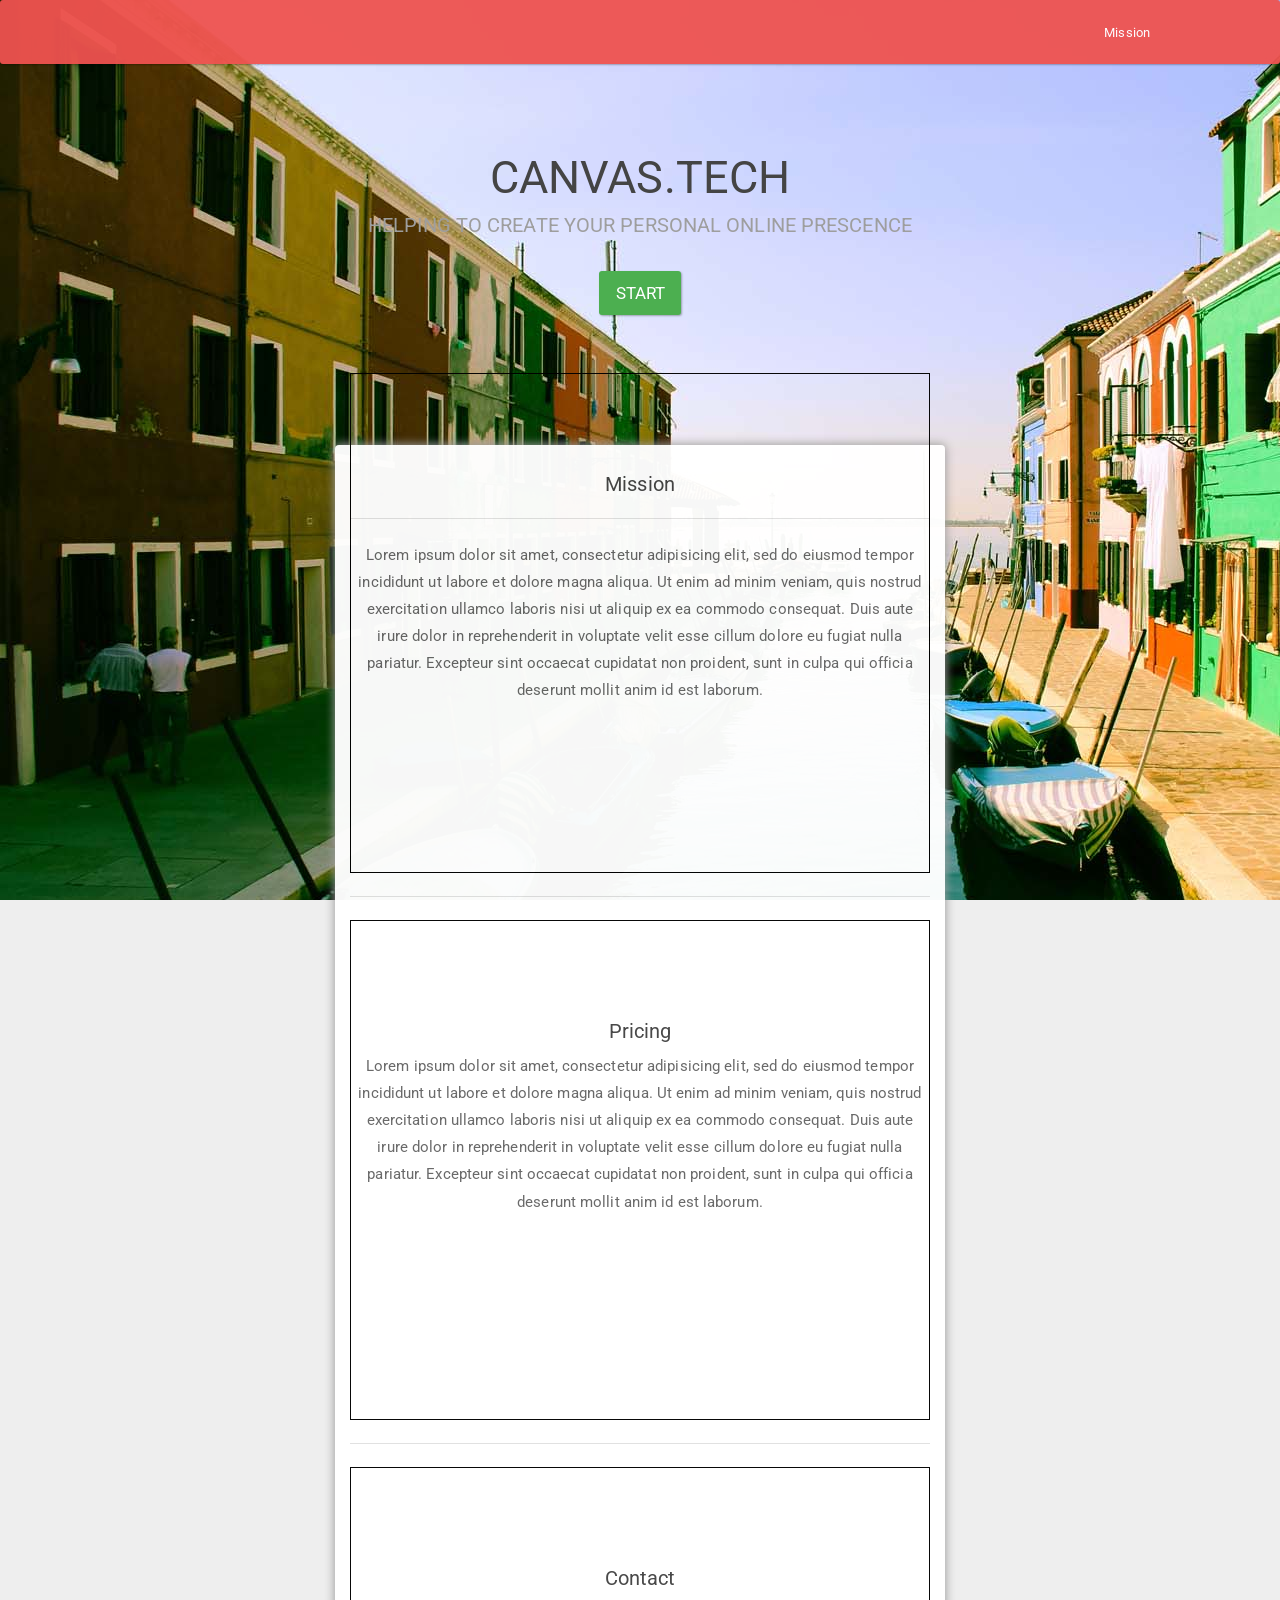
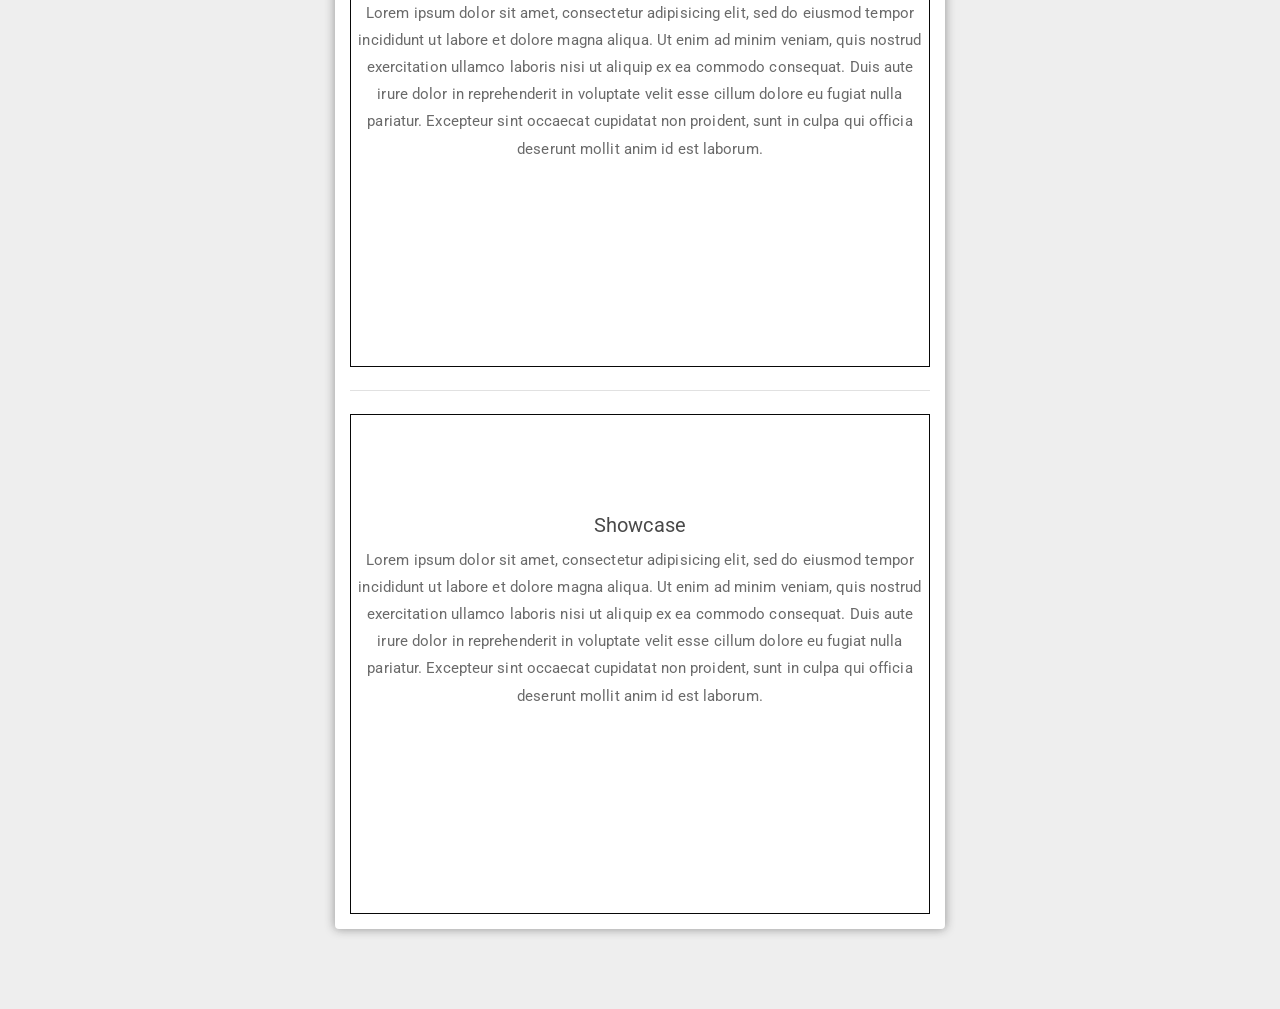
<file: new/index.html>
<!DOCTYPE html>
<html>

<head>
	<title>canvas.tech</title>
	<link rel="stylesheet" type="text/css" href="css/bootstrap.min.css">
	<link rel="stylesheet" type="text/css" href="css/custom.css">
	<script type="text/javascript" src="js/jquery.min.js"></script>
	<script type="text/javascript" src="js/bootstrap.min.js"></script>
	<script type="text/javascript" src="js/custom.js"></script>
</head>

<body id="body" style="display:none">

<nav class="navbar navbar-default" style="z-index:1000000">
  <div class="container-fluid">
    <!-- Brand and toggle get grouped for better mobile display -->
    <div class="navbar-header">
      <button type="button" class="navbar-toggle collapsed" data-toggle="collapse" data-target="#bs-example-navbar-collapse-1" aria-expanded="false">
        <span class="sr-only">Toggle navigation</span>
        <span class="icon-bar"></span>
        <span class="icon-bar"></span>
        <span class="icon-bar"></span>
      </button>
      <a class="navbar-brand" href="#" id="brand" style="display:none">canvas.tech</a>
    </div>

    <!-- Collect the nav links, forms, and other content for toggling -->
    <div class="collapse navbar-collapse" id="bs-example-navbar-collapse-1">
      <!--<form class="navbar-form navbar-left" role="search">
        <div class="form-group">
          <input type="text" class="form-control" placeholder="Search">
        </div>
        <button type="submit" class="btn btn-success">Submit</button>
      </form>-->
      <ul class="nav navbar-nav navbar-right">
        <li><a href="#">Mission</a></li>
      </ul>
    </div><!-- /.navbar-collapse -->
  </div><!-- /.container-fluid -->
</nav>

<div class="background" style="background-image:url('img/image1.jpg')">
</div>

<div class="col-md-6 col-md-offset-3 c-container masthead">
	<div class="card-header">
		<h2 id="cardheader">canvas.tech</h2>
		<h5 id="cardmeta">Helping to create your personal online prescence</h5>
	</div>

	<br>

	<center><button class="btn btn-success btn-lg">Start</button></center>
</div>

<div class="col-md-6 col-md-offset-3 c-container" style="z-index:0!Important">
	<div class="card">
		<div class="mission">
			<h5>Mission</h5>
			<hr>
			<p>
				Lorem ipsum dolor sit amet, consectetur adipisicing elit, sed do eiusmod
				tempor incididunt ut labore et dolore magna aliqua. Ut enim ad minim veniam,
				quis nostrud exercitation ullamco laboris nisi ut aliquip ex ea commodo
				consequat. Duis aute irure dolor in reprehenderit in voluptate velit esse
				cillum dolore eu fugiat nulla pariatur. Excepteur sint occaecat cupidatat non
				proident, sunt in culpa qui officia deserunt mollit anim id est laborum.
			</p>
		</div>

		<hr>

		<div>
			<h5>Pricing</h5>
			<p>
				Lorem ipsum dolor sit amet, consectetur adipisicing elit, sed do eiusmod
				tempor incididunt ut labore et dolore magna aliqua. Ut enim ad minim veniam,
				quis nostrud exercitation ullamco laboris nisi ut aliquip ex ea commodo
				consequat. Duis aute irure dolor in reprehenderit in voluptate velit esse
				cillum dolore eu fugiat nulla pariatur. Excepteur sint occaecat cupidatat non
				proident, sunt in culpa qui officia deserunt mollit anim id est laborum.
			</p>
		</div>

		<hr>

		<div>
			<h5>Contact</h5>
			<p>
				Lorem ipsum dolor sit amet, consectetur adipisicing elit, sed do eiusmod
				tempor incididunt ut labore et dolore magna aliqua. Ut enim ad minim veniam,
				quis nostrud exercitation ullamco laboris nisi ut aliquip ex ea commodo
				consequat. Duis aute irure dolor in reprehenderit in voluptate velit esse
				cillum dolore eu fugiat nulla pariatur. Excepteur sint occaecat cupidatat non
				proident, sunt in culpa qui officia deserunt mollit anim id est laborum.
			</p>
		</div>

		<hr>

		<div>
			<h5>Showcase</h5>
			<p>
				Lorem ipsum dolor sit amet, consectetur adipisicing elit, sed do eiusmod
				tempor incididunt ut labore et dolore magna aliqua. Ut enim ad minim veniam,
				quis nostrud exercitation ullamco laboris nisi ut aliquip ex ea commodo
				consequat. Duis aute irure dolor in reprehenderit in voluptate velit esse
				cillum dolore eu fugiat nulla pariatur. Excepteur sint occaecat cupidatat non
				proident, sunt in culpa qui officia deserunt mollit anim id est laborum.
			</p>
		</div>

	</div>
	
</div>
	
</body>

</html>
</file>
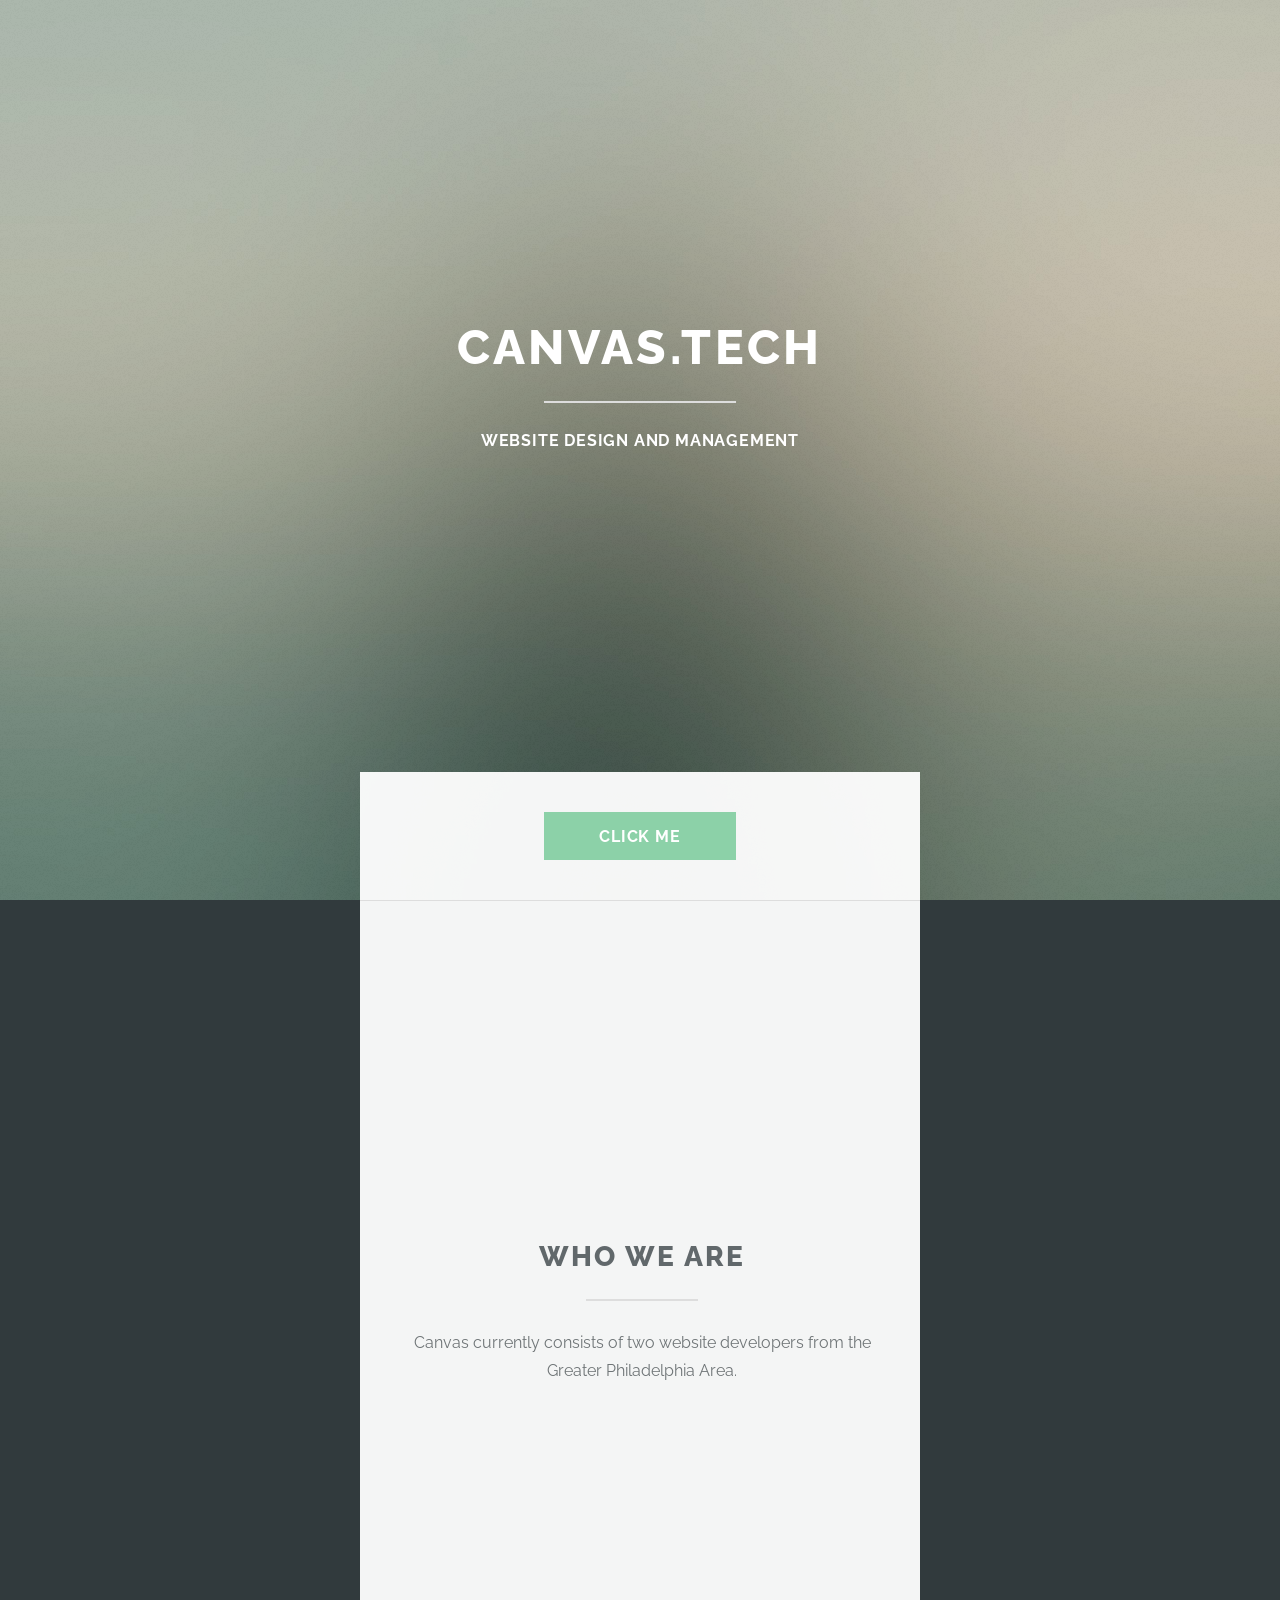
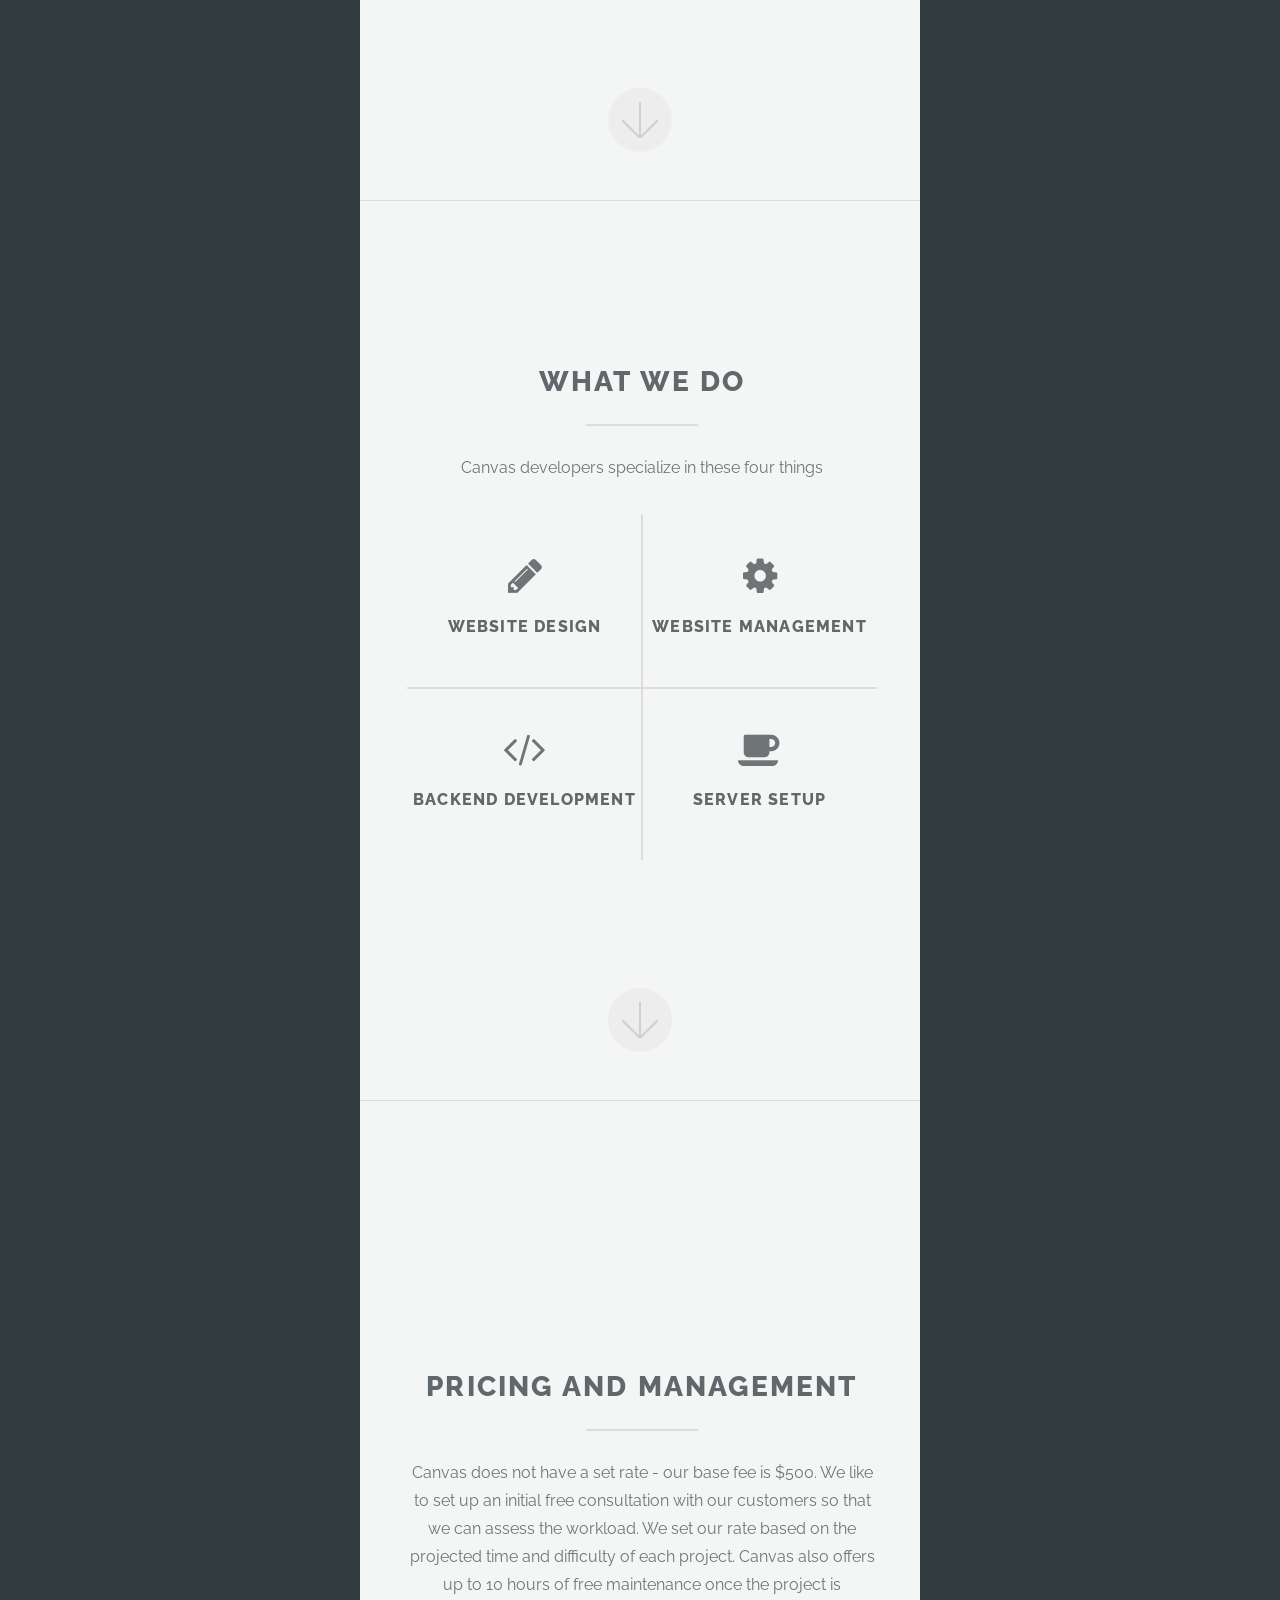
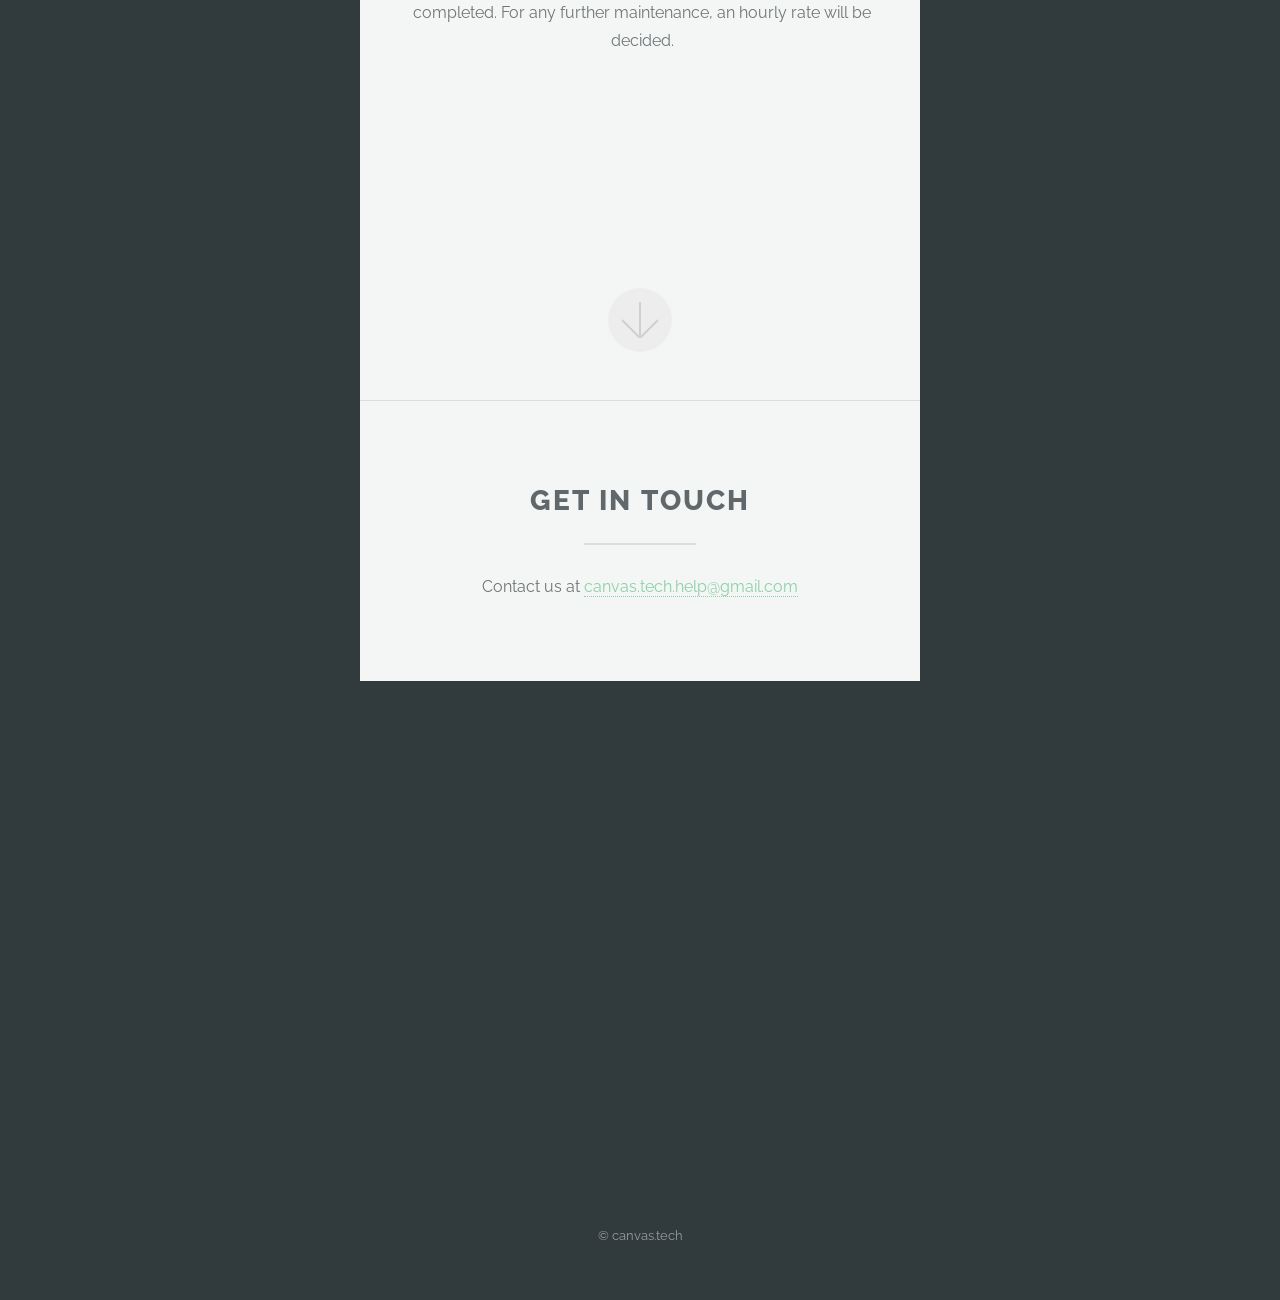
<file: old/index.html>
<!DOCTYPE HTML>
<!--
	Highlights by HTML5 UP
	html5up.net | @n33co
	Free for personal and commercial use under the CCA 3.0 license (html5up.net/license)
-->
<html>
	<head>
		<title>Canvas</title>
		<meta http-equiv="content-type" content="text/html; charset=utf-8" />
		<meta name="description" content=""/>
		<meta name="keywords" content="" />
		<!--[if lte IE 8]><script src="css/ie/html5shiv.js"></script><![endif]-->
		<script src="js/jquery.min.js"></script>
		<script src="js/jquery.scrollex.min.js"></script>
		<script src="js/jquery.scrolly.min.js"></script>
		<script src="js/skel.min.js"></script>
		<script src="js/init.js"></script>
		<noscript>
			<link rel="stylesheet" href="css/skel.css" />
			<link rel="stylesheet" href="css/style.css" />
			<link rel="stylesheet" href="css/style-xlarge.css" />
		</noscript>
		<!--[if lte IE 8]><link rel="stylesheet" href="css/ie/v8.css" /><![endif]-->
		<!--[if lte IE 9]><link rel="stylesheet" href="css/ie/v9.css" /><![endif]-->
	</head>
	<body>

		<!-- Header -->
			<section id="header">
				<header class="major">
					<h1>canvas.tech</h1>
					<p>Website design and management</p>
				</header>
				<div class="container">
					<ul class="actions">
						<li><a href="#one" class="button special scrolly">Click Me</a></li>
					</ul>
				</div>
			</section>

		<!-- One -->
			<section id="one" class="main special">
				<div class="container">
					<span class="image fit primary"><img src="images/image5.jpg" alt="" /></span>
					<div class="content">
						<header class="major">
							<h2>Who We Are</h2>
						</header>
						<p>Canvas currently consists of two website developers from the Greater Philadelphia Area. </p>
					</div>
					<a href="#two" class="goto-next scrolly">Next</a>
				</div>
			</section>

		<!-- Two -->
			<section class="main special">
				<div class="container">
					<span class="image fit primary"><img src="images/image1.jpg" alt="" /></span>
					<div class="content">
						<header id="two" class="major">
							<h2>What We Do</h2>
						</header>
						<p>Canvas developers specialize in these four things</p>
						<ul class="icons-grid">
							<li>
								<span class="icon major fa-pencil"></span>
								<h3>Website Design</h3>
							</li>
							<li>
								<span class="icon major fa-gear"></span>
								<h3>Website Management</h3>
							</li>
							<li>
								<span class="icon major fa-code"></span>
								<h3>Backend Development</h3>
							</li>
							<li>
								<span class="icon major fa-coffee"></span>
								<h3>Server Setup</h3>
							</li>
						</ul>
					</div>
					<a href="#three" class="goto-next scrolly">Next</a>
				</div>
			</section>

		<!-- Three -->
			<section id="three" class="main special">
				<div class="container">
					<span class="image fit primary"><img src="images/image2.jpg" alt="" /></span>
					<div class="content">
						<header class="major">
							<h2>Pricing and Management</h2>
						</header>
						<p>Canvas does not have a set rate - our base fee is $500. We like to set up an initial free consultation with our customers so that we can assess the workload. We set our rate based on the projected time and difficulty of each project. Canvas also offers up to 10 hours of free maintenance once the project is completed. For any further maintenance, an hourly rate will be decided.</p>
					</div>
					<a href="#footer" class="goto-next scrolly">Next</a>
				</div>
			</section>

		<!-- Four -->
		<!--
			<section id="four" class="main">
				<div class="container">
					<div class="content">
						<header class="major">
							<h2>Elements</h2>
						</header>
						<section>
							<h4>Text</h4>
							<p>This is <b>bold</b> and this is <strong>strong</strong>. This is <i>italic</i> and this is <em>emphasized</em>.
							This is <sup>superscript</sup> text and this is <sub>subscript</sub> text.
							This is <u>underlined</u> and this is code: <code>for (;;) { ... }</code>. Finally, <a href="#">this is a link</a>.</p>
							<hr />
							<header>
								<h4>Heading with a Subtitle</h4>
								<p>Lorem ipsum dolor sit amet nullam id egestas urna aliquam</p>
							</header>
							<p>Nunc lacinia ante nunc ac lobortis. Interdum adipiscing gravida odio porttitor sem non mi integer non faucibus ornare mi ut ante amet placerat aliquet. Volutpat eu sed ante lacinia sapien lorem accumsan varius montes viverra nibh in adipiscing blandit tempus accumsan.</p>
							<header>
								<h5>Heading with a Subtitle</h5>
								<p>Lorem ipsum dolor sit amet nullam id egestas urna aliquam</p>
							</header>
							<p>Nunc lacinia ante nunc ac lobortis. Interdum adipiscing gravida odio porttitor sem non mi integer non faucibus ornare mi ut ante amet placerat aliquet. Volutpat eu sed ante lacinia sapien lorem accumsan varius montes viverra nibh in adipiscing blandit tempus accumsan.</p>
							<hr />
							<h2>Heading Level 2</h2>
							<h3>Heading Level 3</h3>
							<h4>Heading Level 4</h4>
							<h5>Heading Level 5</h5>
							<h6>Heading Level 6</h6>
							<hr />
							<h5>Blockquote</h5>
							<blockquote>Fringilla nisl. Donec accumsan interdum nisi, quis tincidunt felis sagittis eget tempus euismod. Vestibulum ante ipsum primis in faucibus vestibulum. Blandit adipiscing eu felis iaculis volutpat ac adipiscing accumsan faucibus. Vestibulum ante ipsum primis in faucibus lorem ipsum dolor sit amet nullam adipiscing eu felis.</blockquote>
							<h5>Preformatted</h5>
							<pre><code>i = 0;

while (!deck.isInOrder()) {
print 'Iteration ' + i;
deck.shuffle();
i++;
}

print 'It took ' + i + ' iterations to sort the deck.';</code></pre>
						</section>

						<section>
							<h4>Lists</h4>
							<div class="row">
								<div class="6u 12u$(medium)">
									<h5>Unordered</h5>
									<ul>
										<li>Dolor pulvinar etiam.</li>
										<li>Sagittis adipiscing.</li>
										<li>Felis enim feugiat.</li>
									</ul>
									<h5>Alternate</h5>
									<ul class="alt">
										<li>Dolor pulvinar etiam.</li>
										<li>Sagittis adipiscing.</li>
										<li>Felis enim feugiat.</li>
									</ul>
								</div>
								<div class="6u$ 12u(medium)">
									<h5>Ordered</h5>
									<ol>
										<li>Dolor pulvinar etiam.</li>
										<li>Etiam vel felis viverra.</li>
										<li>Felis enim feugiat.</li>
										<li>Dolor pulvinar etiam.</li>
										<li>Etiam vel felis lorem.</li>
										<li>Felis enim et feugiat.</li>
									</ol>
									<h5>Icons</h5>
									<ul class="icons">
										<li><a href="#" class="icon fa-twitter"><span class="label">Twitter</span></a></li>
										<li><a href="#" class="icon fa-facebook"><span class="label">Facebook</span></a></li>
										<li><a href="#" class="icon fa-instagram"><span class="label">Instagram</span></a></li>
										<li><a href="#" class="icon fa-github"><span class="label">Github</span></a></li>
									</ul>
								</div>
							</div>
							<h5>Actions</h5>
							<ul class="actions">
								<li><a href="#" class="button special">Default</a></li>
								<li><a href="#" class="button">Default</a></li>
							</ul>
							<ul class="actions small">
								<li><a href="#" class="button special small">Small</a></li>
								<li><a href="#" class="button small">Small</a></li>
							</ul>
							<div class="row">
								<div class="6u 12u$(small)">
									<ul class="actions vertical">
										<li><a href="#" class="button special">Default</a></li>
										<li><a href="#" class="button">Default</a></li>
									</ul>
								</div>
								<div class="6u$ 12u$(small)">
									<ul class="actions vertical small">
										<li><a href="#" class="button special small">Small</a></li>
										<li><a href="#" class="button small">Small</a></li>
									</ul>
								</div>
								<div class="6u 12u$(small)">
									<ul class="actions vertical">
										<li><a href="#" class="button special fit">Default</a></li>
										<li><a href="#" class="button fit">Default</a></li>
									</ul>
								</div>
								<div class="6u$ 12u$(small)">
									<ul class="actions vertical small">
										<li><a href="#" class="button special small fit">Small</a></li>
										<li><a href="#" class="button small fit">Small</a></li>
									</ul>
								</div>
							</div>
						</section>

						<section>
							<h4>Table</h4>
							<h5>Default</h5>
							<div class="table-wrapper">
								<table>
									<thead>
										<tr>
											<th>Name</th>
											<th>Description</th>
											<th>Price</th>
										</tr>
									</thead>
									<tbody>
										<tr>
											<td>Item One</td>
											<td>Ante turpis integer aliquet porttitor.</td>
											<td>29.99</td>
										</tr>
										<tr>
											<td>Item Two</td>
											<td>Vis ac commodo adipiscing arcu aliquet.</td>
											<td>19.99</td>
										</tr>
										<tr>
											<td>Item Three</td>
											<td> Morbi faucibus arcu accumsan lorem.</td>
											<td>29.99</td>
										</tr>
										<tr>
											<td>Item Four</td>
											<td>Vitae integer tempus condimentum.</td>
											<td>19.99</td>
										</tr>
										<tr>
											<td>Item Five</td>
											<td>Ante turpis integer aliquet porttitor.</td>
											<td>29.99</td>
										</tr>
									</tbody>
									<tfoot>
										<tr>
											<td colspan="2"></td>
											<td>100.00</td>
										</tr>
									</tfoot>
								</table>
							</div>

							<h5>Alternate</h5>
							<div class="table-wrapper">
								<table class="alt">
									<thead>
										<tr>
											<th>Name</th>
											<th>Description</th>
											<th>Price</th>
										</tr>
									</thead>
									<tbody>
										<tr>
											<td>Item One</td>
											<td>Ante turpis integer aliquet porttitor.</td>
											<td>29.99</td>
										</tr>
										<tr>
											<td>Item Two</td>
											<td>Vis ac commodo adipiscing arcu aliquet.</td>
											<td>19.99</td>
										</tr>
										<tr>
											<td>Item Three</td>
											<td> Morbi faucibus arcu accumsan lorem.</td>
											<td>29.99</td>
										</tr>
										<tr>
											<td>Item Four</td>
											<td>Vitae integer tempus condimentum.</td>
											<td>19.99</td>
										</tr>
										<tr>
											<td>Item Five</td>
											<td>Ante turpis integer aliquet porttitor.</td>
											<td>29.99</td>
										</tr>
									</tbody>
									<tfoot>
										<tr>
											<td colspan="2"></td>
											<td>100.00</td>
										</tr>
									</tfoot>
								</table>
							</div>
						</section>

						<section>
							<h4>Buttons</h4>
							<ul class="actions">
								<li><a href="#" class="button special">Special</a></li>
								<li><a href="#" class="button">Default</a></li>
							</ul>
							<ul class="actions">
								<li><a href="#" class="button">Default</a></li>
								<li><a href="#" class="button small">Small</a></li>
							</ul>
							<ul class="actions fit">
								<li><a href="#" class="button special fit">Fit</a></li>
								<li><a href="#" class="button fit">Fit</a></li>
							</ul>
							<ul class="actions fit small">
								<li><a href="#" class="button special fit small">Fit + Small</a></li>
								<li><a href="#" class="button fit small">Fit + Small</a></li>
							</ul>
							<ul class="actions">
								<li><a href="#" class="button special icon fa-download">Icon</a></li>
								<li><a href="#" class="button icon fa-download">Icon</a></li>
							</ul>
							<ul class="actions">
								<li><span class="button special disabled">Disabled</span></li>
								<li><span class="button disabled">Disabled</span></li>
							</ul>
						</section>

						<section>
							<h4>Form</h4>
							<form method="post" action="#">
								<div class="row uniform">
									<div class="6u 12u$(xsmall)">
										<input type="text" name="demo-name" id="demo-name" value="" placeholder="Name" />
									</div>
									<div class="6u$ 12u$(xsmall)">
										<input type="email" name="demo-email" id="demo-email" value="" placeholder="Email" />
									</div>
									<div class="12u$">
										<div class="select-wrapper">
											<select name="demo-category" id="demo-category">
												<option value="">- Category -</option>
												<option value="1">Manufacturing</option>
												<option value="1">Shipping</option>
												<option value="1">Administration</option>
												<option value="1">Human Resources</option>
											</select>
										</div>
									</div>
									<div class="4u 12u$(small)">
										<input type="radio" id="demo-priority-low" name="demo-priority" checked>
										<label for="demo-priority-low">Low</label>
									</div>
									<div class="4u 12u$(small)">
										<input type="radio" id="demo-priority-normal" name="demo-priority">
										<label for="demo-priority-normal">Normal</label>
									</div>
									<div class="4u$ 12u$(small)">
										<input type="radio" id="demo-priority-high" name="demo-priority">
										<label for="demo-priority-high">High</label>
									</div>
									<div class="6u 12u$(small)">
										<input type="checkbox" id="demo-copy" name="demo-copy">
										<label for="demo-copy">Email me a copy</label>
									</div>
									<div class="6u$ 12u$(small)">
										<input type="checkbox" id="demo-human" name="demo-human" checked>
										<label for="demo-human">Not a robot</label>
									</div>
									<div class="12u$">
										<textarea name="demo-message" id="demo-message" placeholder="Enter your message" rows="6"></textarea>
									</div>
									<div class="12u$">
										<ul class="actions">
											<li><input type="submit" value="Send Message" class="special" /></li>
											<li><input type="reset" value="Reset" /></li>
										</ul>
									</div>
								</div>
							</form>
						</section>

						<section>
							<h4>Image</h4>
							<h5>Fit</h5>
							<div class="box alt">
								<div class="row uniform 50%">
									<div class="12u"><span class="image fit"><img src="images/pic04.jpg" alt="" /></span></div>
									<div class="4u"><span class="image fit"><img src="images/pic04.jpg" alt="" /></span></div>
									<div class="4u"><span class="image fit"><img src="images/pic04.jpg" alt="" /></span></div>
									<div class="4u"><span class="image fit"><img src="images/pic04.jpg" alt="" /></span></div>
									<div class="4u"><span class="image fit"><img src="images/pic04.jpg" alt="" /></span></div>
									<div class="4u"><span class="image fit"><img src="images/pic04.jpg" alt="" /></span></div>
									<div class="4u"><span class="image fit"><img src="images/pic04.jpg" alt="" /></span></div>
									<div class="4u"><span class="image fit"><img src="images/pic04.jpg" alt="" /></span></div>
									<div class="4u"><span class="image fit"><img src="images/pic04.jpg" alt="" /></span></div>
									<div class="4u"><span class="image fit"><img src="images/pic04.jpg" alt="" /></span></div>
								</div>
							</div>
							<h5>Left &amp; Right</h5>
							<p><span class="image left"><img src="images/pic05.jpg" alt="" /></span>Fringilla nisl. Donec accumsan interdum nisi, quis tincidunt felis sagittis eget. tempus euismod. Vestibulum ante ipsum primis in faucibus vestibulum. Blandit adipiscing eu felis iaculis volutpat ac adipiscing accumsan eu faucibus. Integer ac pellentesque praesent tincidunt felis sagittis eget. tempus euismod. Vestibulum ante ipsum primis in faucibus vestibulum. Blandit adipiscing eu felis iaculis volutpat ac adipiscing accumsan eu faucibus. Integer ac pellentesque praesent. Donec accumsan interdum nisi, quis tincidunt felis sagittis eget. tempus euismod. Vestibulum ante ipsum primis in faucibus vestibulum. Blandit adipiscing eu felis iaculis volutpat ac adipiscing accumsan eu faucibus. Integer ac pellentesque praesent tincidunt felis sagittis eget. tempus euismod. Vestibulum ante ipsum primis in faucibus vestibulum. Blandit adipiscing eu felis iaculis volutpat ac adipiscing accumsan eu faucibus. Integer ac pellentesque praesent.</p>
							<p><span class="image right"><img src="images/pic05.jpg" alt="" /></span>Fringilla nisl. Donec accumsan interdum nisi, quis tincidunt felis sagittis eget. tempus euismod. Vestibulum ante ipsum primis in faucibus vestibulum. Blandit adipiscing eu felis iaculis volutpat ac adipiscing accumsan eu faucibus. Integer ac pellentesque praesent tincidunt felis sagittis eget. tempus euismod. Vestibulum ante ipsum primis in faucibus vestibulum. Blandit adipiscing eu felis iaculis volutpat ac adipiscing accumsan eu faucibus. Integer ac pellentesque praesent. Donec accumsan interdum nisi, quis tincidunt felis sagittis eget. tempus euismod. Vestibulum ante ipsum primis in faucibus vestibulum. Blandit adipiscing eu felis iaculis volutpat ac adipiscing accumsan eu faucibus. Integer ac pellentesque praesent tincidunt felis sagittis eget. tempus euismod. Vestibulum ante ipsum primis in faucibus vestibulum. Blandit adipiscing eu felis iaculis volutpat ac adipiscing accumsan eu faucibus. Integer ac pellentesque praesent.</p>
						</section>

					</div>
					<a href="#footer" class="goto-next scrolly">Next</a>
				</div>
			</section>
		-->

		<!-- Footer -->
			<section id="footer">
				<div class="container">
					<header class="major">
						<h2>Get in touch</h2>
					</header>
					<p>
						Contact us at <a href="mailto:canvas.tech.help@gmail.com">canvas.tech.help@gmail.com</a>
					</p>
				</div>
				<footer>
					<!--<ul class="icons">
						<li><a href="#" class="icon alt fa-twitter"><span class="label">Twitter</span></a></li>
						<li><a href="#" class="icon alt fa-facebook"><span class="label">Facebook</span></a></li>
						<li><a href="#" class="icon alt fa-instagram"><span class="label">Instagram</span></a></li>
						<li><a href="#" class="icon alt fa-dribbble"><span class="label">Dribbble</span></a></li>
						<li><a href="#" class="icon alt fa-envelope"><span class="label">Email</span></a></li>
					</ul>-->
					<ul class="copyright">
						<li>&copy; canvas.tech</li>
					</ul>
				</footer>
			</section>

	</body>
</html>
</file>
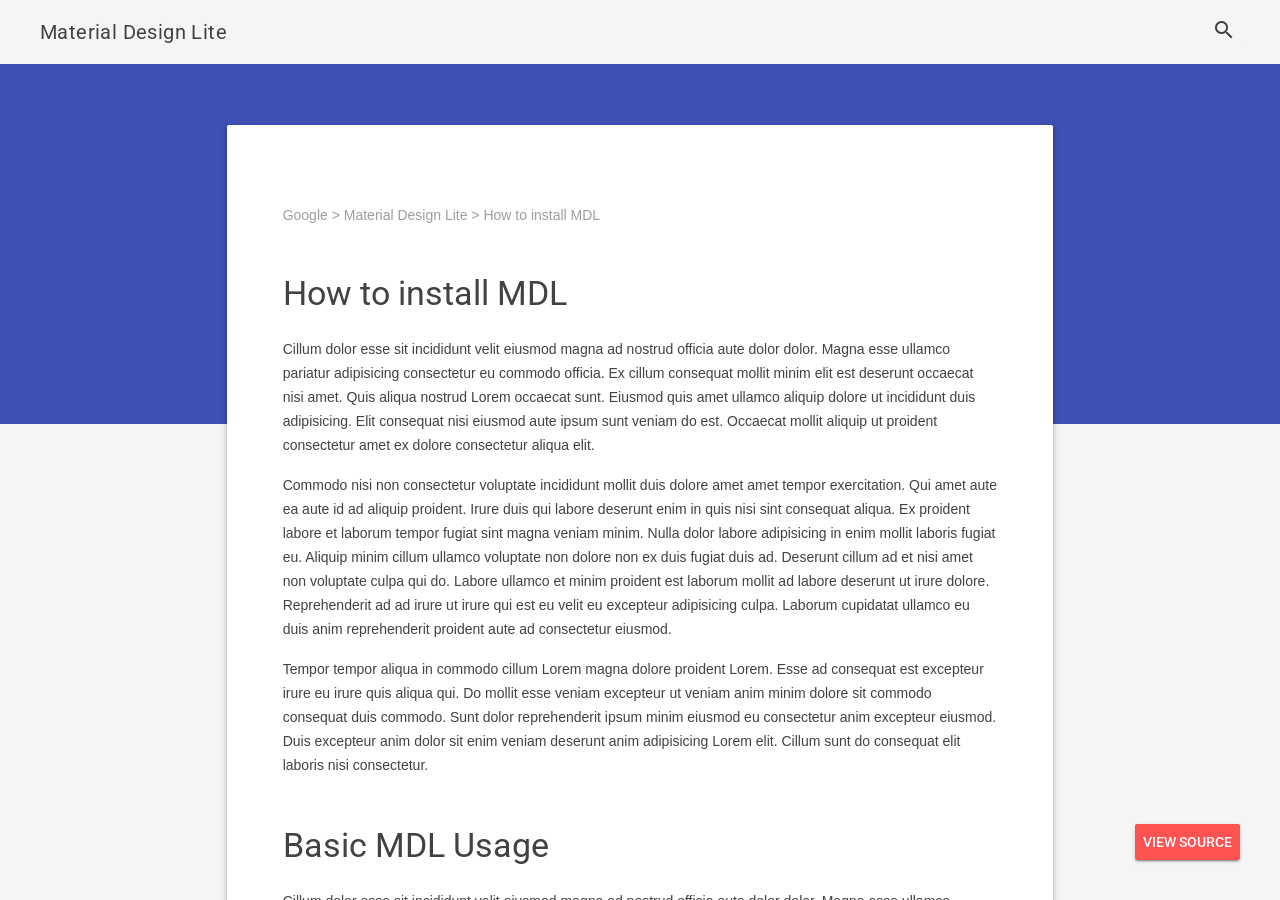
<file: templates/article/index.html>
<!doctype html>
<!--
  Material Design Lite
  Copyright 2015 Google Inc. All rights reserved.

  Licensed under the Apache License, Version 2.0 (the "License");
  you may not use this file except in compliance with the License.
  You may obtain a copy of the License at

      https://www.apache.org/licenses/LICENSE-2.0

  Unless required by applicable law or agreed to in writing, software
  distributed under the License is distributed on an "AS IS" BASIS,
  WITHOUT WARRANTIES OR CONDITIONS OF ANY KIND, either express or implied.
  See the License for the specific language governing permissions and
  limitations under the License
-->
<html lang="en">
  <head>
    <meta charset="utf-8">
    <meta http-equiv="X-UA-Compatible" content="IE=edge">
    <meta name="description" content="A front-end template that helps you build fast, modern mobile web apps.">
    <meta name="viewport" content="width=device-width, initial-scale=1">
    <title>Material Design Lite</title>

    <!-- Add to homescreen for Chrome on Android -->
    <meta name="mobile-web-app-capable" content="yes">
    <link rel="icon" sizes="192x192" href="images/touch/chrome-touch-icon-192x192.png">

    <!-- Add to homescreen for Safari on iOS -->
    <meta name="apple-mobile-web-app-capable" content="yes">
    <meta name="apple-mobile-web-app-status-bar-style" content="black">
    <meta name="apple-mobile-web-app-title" content="Material Design Lite">
    <link rel="apple-touch-icon-precomposed" href="apple-touch-icon-precomposed.png">

    <!-- Tile icon for Win8 (144x144 + tile color) -->
    <meta name="msapplication-TileImage" content="images/touch/ms-touch-icon-144x144-precomposed.png">
    <meta name="msapplication-TileColor" content="#3372DF">

    <!-- SEO: If your mobile URL is different from the desktop URL, add a canonical link to the desktop page https://developers.google.com/webmasters/smartphone-sites/feature-phones -->
    <!--
    <link rel="canonical" href="http://www.example.com/">
    -->

    <link href='//fonts.googleapis.com/css?family=Roboto:regular,bold,italic,thin,light,bolditalic,black,medium&amp;lang=en' rel='stylesheet' type='text/css'>
    <link href="https://fonts.googleapis.com/icon?family=Material+Icons"
      rel="stylesheet">
    <link rel="stylesheet" href="material.min.css">
    <link rel="stylesheet" href="styles.css">
    <style>
    #view-source {
      position: fixed;
      display: block;
      right: 0;
      bottom: 0;
      margin-right: 40px;
      margin-bottom: 40px;
      z-index: 900;
    }
    </style>
  </head>
  <body>
    <div class="demo-layout mdl-layout mdl-layout--fixed-header mdl-js-layout mdl-color--grey-100">
      <header class="demo-header mdl-layout__header mdl-layout__header--scroll mdl-color--grey-100 mdl-color-text--grey-800">
        <div class="mdl-layout__header-row">
          <span class="mdl-layout-title">Material Design Lite</span>
          <div class="mdl-layout-spacer"></div>
          <div class="mdl-textfield mdl-js-textfield mdl-textfield--expandable">
            <label class="mdl-button mdl-js-button mdl-button--icon" for="search">
              <i class="material-icons">search</i>
            </label>
            <div class="mdl-textfield__expandable-holder">
              <input class="mdl-textfield__input" type="text" id="search" />
              <label class="mdl-textfield__label" for="search">Enter your query...</label>
            </div>
          </div>
        </div>
      </header>
      <div class="demo-ribbon"></div>
      <main class="demo-main mdl-layout__content">
        <div class="demo-container mdl-grid">
          <div class="mdl-cell mdl-cell--2-col mdl-cell--hide-tablet mdl-cell--hide-phone"></div>
          <div class="demo-content mdl-color--white mdl-shadow--4dp content mdl-color-text--grey-800 mdl-cell mdl-cell--8-col">
            <div class="demo-crumbs mdl-color-text--grey-500">
              Google &gt; Material Design Lite &gt; How to install MDL
            </div>
            <h3>How to install MDL</h3>
              <p>
                Cillum dolor esse sit incididunt velit eiusmod magna ad nostrud officia aute dolor dolor. Magna esse ullamco pariatur adipisicing consectetur eu commodo officia. Ex cillum consequat mollit minim elit est deserunt occaecat nisi amet. Quis aliqua nostrud Lorem occaecat sunt. Eiusmod quis amet ullamco aliquip dolore ut incididunt duis adipisicing. Elit consequat nisi eiusmod aute ipsum sunt veniam do est. Occaecat mollit aliquip ut proident consectetur amet ex dolore consectetur aliqua elit.
              </p>
              <p>
                Commodo nisi non consectetur voluptate incididunt mollit duis dolore amet amet tempor exercitation. Qui amet aute ea aute id ad aliquip proident. Irure duis qui labore deserunt enim in quis nisi sint consequat aliqua. Ex proident labore et laborum tempor fugiat sint magna veniam minim. Nulla dolor labore adipisicing in enim mollit laboris fugiat eu. Aliquip minim cillum ullamco voluptate non dolore non ex duis fugiat duis ad. Deserunt cillum ad et nisi amet non voluptate culpa qui do. Labore ullamco et minim proident est laborum mollit ad labore deserunt ut irure dolore. Reprehenderit ad ad irure ut irure qui est eu velit eu excepteur adipisicing culpa. Laborum cupidatat ullamco eu duis anim reprehenderit proident aute ad consectetur eiusmod.
              </p>
              <p>
                Tempor tempor aliqua in commodo cillum Lorem magna dolore proident Lorem. Esse ad consequat est excepteur irure eu irure quis aliqua qui. Do mollit esse veniam excepteur ut veniam anim minim dolore sit commodo consequat duis commodo. Sunt dolor reprehenderit ipsum minim eiusmod eu consectetur anim excepteur eiusmod. Duis excepteur anim dolor sit enim veniam deserunt anim adipisicing Lorem elit. Cillum sunt do consequat elit laboris nisi consectetur.
              </p>
            <h3>Basic MDL Usage</h3>
              <p>
                Cillum dolor esse sit incididunt velit eiusmod magna ad nostrud officia aute dolor dolor. Magna esse ullamco pariatur adipisicing consectetur eu commodo officia. Ex cillum consequat mollit minim elit est deserunt occaecat nisi amet. Quis aliqua nostrud Lorem occaecat sunt. Eiusmod quis amet ullamco aliquip dolore ut incididunt duis adipisicing. Elit consequat nisi eiusmod aute ipsum sunt veniam do est. Occaecat mollit aliquip ut proident consectetur amet ex dolore consectetur aliqua elit.
              </p>
              <p>
                Commodo nisi non consectetur voluptate incididunt mollit duis dolore amet amet tempor exercitation. Qui amet aute ea aute id ad aliquip proident. Irure duis qui labore deserunt enim in quis nisi sint consequat aliqua. Ex proident labore et laborum tempor fugiat sint magna veniam minim. Nulla dolor labore adipisicing in enim mollit laboris fugiat eu. Aliquip minim cillum ullamco voluptate non dolore non ex duis fugiat duis ad. Deserunt cillum ad et nisi amet non voluptate culpa qui do. Labore ullamco et minim proident est laborum mollit ad labore deserunt ut irure dolore. Reprehenderit ad ad irure ut irure qui est eu velit eu excepteur adipisicing culpa. Laborum cupidatat ullamco eu duis anim reprehenderit proident aute ad consectetur eiusmod.
              </p>
              <p>
                Cillum dolor esse sit incididunt velit eiusmod magna ad nostrud officia aute dolor dolor. Magna esse ullamco pariatur adipisicing consectetur eu commodo officia. Ex cillum consequat mollit minim elit est deserunt occaecat nisi amet. Quis aliqua nostrud Lorem occaecat sunt. Eiusmod quis amet ullamco aliquip dolore ut incididunt duis adipisicing. Elit consequat nisi eiusmod aute ipsum sunt veniam do est. Occaecat mollit aliquip ut proident consectetur amet ex dolore consectetur aliqua elit.
              </p>
              <p>
                Commodo nisi non consectetur voluptate incididunt mollit duis dolore amet amet tempor exercitation. Qui amet aute ea aute id ad aliquip proident. Irure duis qui labore deserunt enim in quis nisi sint consequat aliqua. Ex proident labore et laborum tempor fugiat sint magna veniam minim. Nulla dolor labore adipisicing in enim mollit laboris fugiat eu. Aliquip minim cillum ullamco voluptate non dolore non ex duis fugiat duis ad. Deserunt cillum ad et nisi amet non voluptate culpa qui do. Labore ullamco et minim proident est laborum mollit ad labore deserunt ut irure dolore. Reprehenderit ad ad irure ut irure qui est eu velit eu excepteur adipisicing culpa. Laborum cupidatat ullamco eu duis anim reprehenderit proident aute ad consectetur eiusmod.
              </p>
              <p>
                Cillum dolor esse sit incididunt velit eiusmod magna ad nostrud officia aute dolor dolor. Magna esse ullamco pariatur adipisicing consectetur eu commodo officia. Ex cillum consequat mollit minim elit est deserunt occaecat nisi amet. Quis aliqua nostrud Lorem occaecat sunt. Eiusmod quis amet ullamco aliquip dolore ut incididunt duis adipisicing. Elit consequat nisi eiusmod aute ipsum sunt veniam do est. Occaecat mollit aliquip ut proident consectetur amet ex dolore consectetur aliqua elit.
              </p>
              <p>
                Commodo nisi non consectetur voluptate incididunt mollit duis dolore amet amet tempor exercitation. Qui amet aute ea aute id ad aliquip proident. Irure duis qui labore deserunt enim in quis nisi sint consequat aliqua. Ex proident labore et laborum tempor fugiat sint magna veniam minim. Nulla dolor labore adipisicing in enim mollit laboris fugiat eu. Aliquip minim cillum ullamco voluptate non dolore non ex duis fugiat duis ad. Deserunt cillum ad et nisi amet non voluptate culpa qui do. Labore ullamco et minim proident est laborum mollit ad labore deserunt ut irure dolore. Reprehenderit ad ad irure ut irure qui est eu velit eu excepteur adipisicing culpa. Laborum cupidatat ullamco eu duis anim reprehenderit proident aute ad consectetur eiusmod.
              </p>
              <p>
                Cillum dolor esse sit incididunt velit eiusmod magna ad nostrud officia aute dolor dolor. Magna esse ullamco pariatur adipisicing consectetur eu commodo officia. Ex cillum consequat mollit minim elit est deserunt occaecat nisi amet. Quis aliqua nostrud Lorem occaecat sunt. Eiusmod quis amet ullamco aliquip dolore ut incididunt duis adipisicing. Elit consequat nisi eiusmod aute ipsum sunt veniam do est. Occaecat mollit aliquip ut proident consectetur amet ex dolore consectetur aliqua elit.
              </p>
              <p>
                Commodo nisi non consectetur voluptate incididunt mollit duis dolore amet amet tempor exercitation. Qui amet aute ea aute id ad aliquip proident. Irure duis qui labore deserunt enim in quis nisi sint consequat aliqua. Ex proident labore et laborum tempor fugiat sint magna veniam minim. Nulla dolor labore adipisicing in enim mollit laboris fugiat eu. Aliquip minim cillum ullamco voluptate non dolore non ex duis fugiat duis ad. Deserunt cillum ad et nisi amet non voluptate culpa qui do. Labore ullamco et minim proident est laborum mollit ad labore deserunt ut irure dolore. Reprehenderit ad ad irure ut irure qui est eu velit eu excepteur adipisicing culpa. Laborum cupidatat ullamco eu duis anim reprehenderit proident aute ad consectetur eiusmod.
              </p>
          </div>
        </div>
        <footer class="demo-footer mdl-mini-footer">
          <div class="mdl-mini-footer--left-section">
            <ul class="mdl-mini-footer--link-list">
              <li><a href="#">Help</a></li>
              <li><a href="#">Privacy and Terms</a></li>
              <li><a href="#">User Agreement</a></li>
            </ul>
          </div>
        </footer>
      </main>
    </div>
    <a href="https://github.com/google/material-design-lite/blob/master/templates/article/" target="_blank" id="view-source" class="mdl-button mdl-js-button mdl-button--raised mdl-js-ripple-effect mdl-color--accent mdl-color-text--accent-contrast">View Source</a>
    <script src="../../material.min.js"></script>
  </body>
</html>
</file>
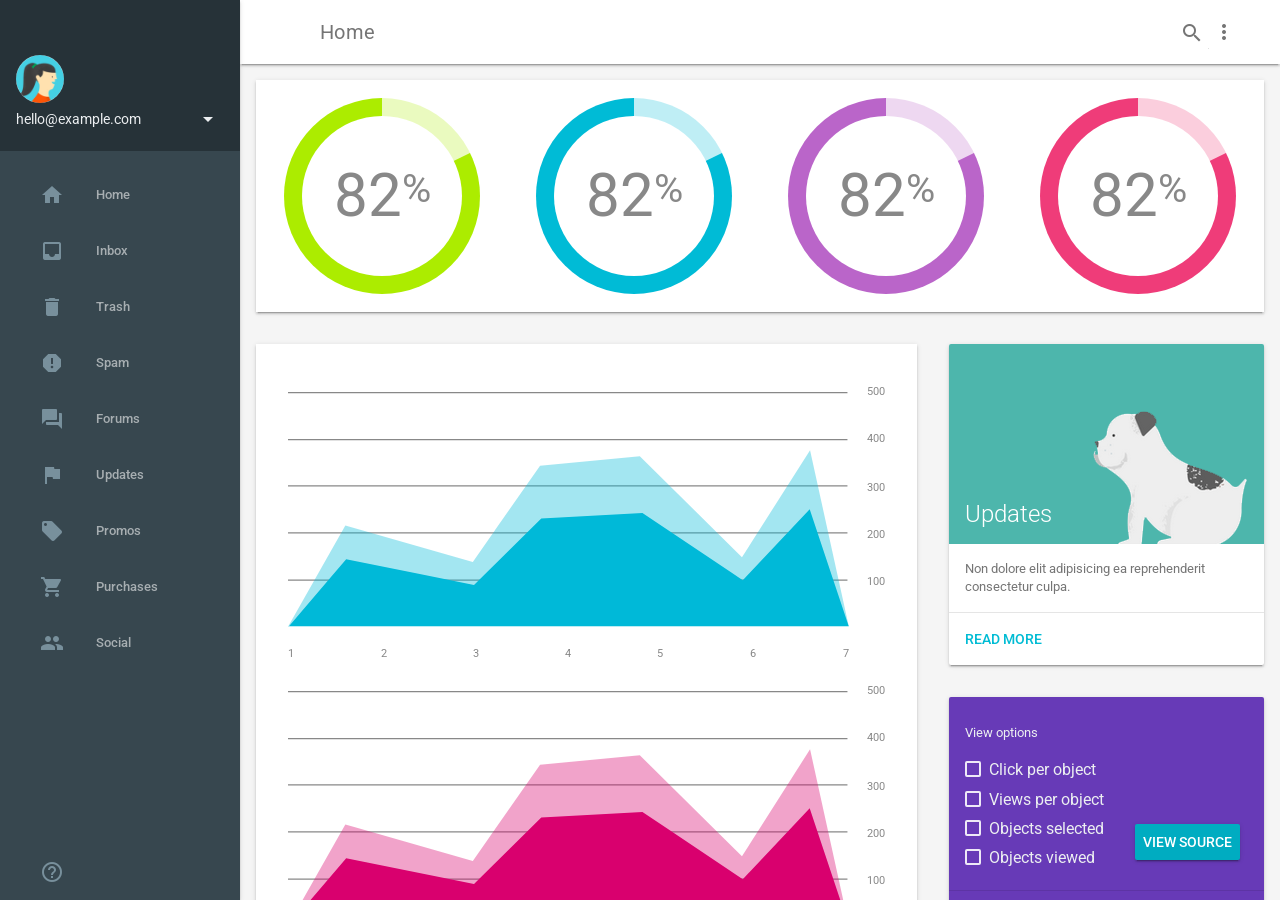
<file: templates/dashboard/index.html>
<!doctype html>
<!--
  Material Design Lite
  Copyright 2015 Google Inc. All rights reserved.

  Licensed under the Apache License, Version 2.0 (the "License");
  you may not use this file except in compliance with the License.
  You may obtain a copy of the License at

      https://www.apache.org/licenses/LICENSE-2.0

  Unless required by applicable law or agreed to in writing, software
  distributed under the License is distributed on an "AS IS" BASIS,
  WITHOUT WARRANTIES OR CONDITIONS OF ANY KIND, either express or implied.
  See the License for the specific language governing permissions and
  limitations under the License
-->
<html lang="en">
  <head>
    <meta charset="utf-8">
    <meta http-equiv="X-UA-Compatible" content="IE=edge">
    <meta name="description" content="A front-end template that helps you build fast, modern mobile web apps.">
    <meta name="viewport" content="width=device-width, initial-scale=1">
    <title>Material Design Lite</title>

    <!-- Add to homescreen for Chrome on Android -->
    <meta name="mobile-web-app-capable" content="yes">
    <link rel="icon" sizes="192x192" href="images/touch/chrome-touch-icon-192x192.png">

    <!-- Add to homescreen for Safari on iOS -->
    <meta name="apple-mobile-web-app-capable" content="yes">
    <meta name="apple-mobile-web-app-status-bar-style" content="black">
    <meta name="apple-mobile-web-app-title" content="Material Design Lite">
    <link rel="apple-touch-icon-precomposed" href="apple-touch-icon-precomposed.png">

    <!-- Tile icon for Win8 (144x144 + tile color) -->
    <meta name="msapplication-TileImage" content="images/touch/ms-touch-icon-144x144-precomposed.png">
    <meta name="msapplication-TileColor" content="#3372DF">

    <!-- SEO: If your mobile URL is different from the desktop URL, add a canonical link to the desktop page https://developers.google.com/webmasters/smartphone-sites/feature-phones -->
    <!--
    <link rel="canonical" href="http://www.example.com/">
    -->

    <link href="https://fonts.googleapis.com/css?family=Roboto:regular,bold,italic,thin,light,bolditalic,black,medium&amp;lang=en" rel="stylesheet">
    <link href="https://fonts.googleapis.com/icon?family=Material+Icons" rel="stylesheet">
    <link rel="stylesheet" href="material.min.css">
    <link rel="stylesheet" href="styles.css">
    <style>
    #view-source {
      position: fixed;
      display: block;
      right: 0;
      bottom: 0;
      margin-right: 40px;
      margin-bottom: 40px;
      z-index: 900;
    }
    </style>
  </head>
  <body>
    <div class="demo-layout mdl-layout mdl-js-layout mdl-layout--fixed-drawer mdl-layout--fixed-header">
      <header class="demo-header mdl-layout__header mdl-color--white mdl-color--grey-100 mdl-color-text--grey-600">
        <div class="mdl-layout__header-row">
          <span class="mdl-layout-title">Home</span>
          <div class="mdl-layout-spacer"></div>
          <div class="mdl-textfield mdl-js-textfield mdl-textfield--expandable">
            <label class="mdl-button mdl-js-button mdl-button--icon" for="search">
              <i class="material-icons">search</i>
            </label>
            <div class="mdl-textfield__expandable-holder">
              <input class="mdl-textfield__input" type="text" id="search" />
              <label class="mdl-textfield__label" for="search">Enter your query...</label>
            </div>
          </div>
          <button class="mdl-button mdl-js-button mdl-js-ripple-effect mdl-button--icon" id="hdrbtn">
            <i class="material-icons">more_vert</i>
          </button>
          <ul class="mdl-menu mdl-js-menu mdl-js-ripple-effect mdl-menu--bottom-right" for="hdrbtn">
            <li class="mdl-menu__item">About</li>
            <li class="mdl-menu__item">Contact</li>
            <li class="mdl-menu__item">Legal information</li>
          </ul>
        </div>
      </header>
      <div class="demo-drawer mdl-layout__drawer mdl-color--blue-grey-900 mdl-color-text--blue-grey-50">
        <header class="demo-drawer-header">
          <img src="images/user.jpg" class="demo-avatar">
          <div class="demo-avatar-dropdown">
            <span>hello@example.com</span>
            <div class="mdl-layout-spacer"></div>
            <button id="accbtn" class="mdl-button mdl-js-button mdl-js-ripple-effect mdl-button--icon">
              <i class="material-icons" role="presentation">arrow_drop_down</i>
              <span class="visuallyhidden">Accounts</span>
            </button>
            <ul class="mdl-menu mdl-menu--bottom-right mdl-js-menu mdl-js-ripple-effect" for="accbtn">
              <li class="mdl-menu__item">hello@example.com</li>
              <li class="mdl-menu__item">info@example.com</li>
              <li class="mdl-menu__item"><i class="material-icons">add</i>Add another account...</li>
            </ul>
          </div>
        </header>
        <nav class="demo-navigation mdl-navigation mdl-color--blue-grey-800">
          <a class="mdl-navigation__link" href=""><i class="mdl-color-text--blue-grey-400 material-icons" role="presentation">home</i>Home</a>
          <a class="mdl-navigation__link" href=""><i class="mdl-color-text--blue-grey-400 material-icons" role="presentation">inbox</i>Inbox</a>
          <a class="mdl-navigation__link" href=""><i class="mdl-color-text--blue-grey-400 material-icons" role="presentation">delete</i>Trash</a>
          <a class="mdl-navigation__link" href=""><i class="mdl-color-text--blue-grey-400 material-icons" role="presentation">report</i>Spam</a>
          <a class="mdl-navigation__link" href=""><i class="mdl-color-text--blue-grey-400 material-icons" role="presentation">forum</i>Forums</a>
          <a class="mdl-navigation__link" href=""><i class="mdl-color-text--blue-grey-400 material-icons" role="presentation">flag</i>Updates</a>
          <a class="mdl-navigation__link" href=""><i class="mdl-color-text--blue-grey-400 material-icons" role="presentation">local_offer</i>Promos</a>
          <a class="mdl-navigation__link" href=""><i class="mdl-color-text--blue-grey-400 material-icons" role="presentation">shopping_cart</i>Purchases</a>
          <a class="mdl-navigation__link" href=""><i class="mdl-color-text--blue-grey-400 material-icons" role="presentation">people</i>Social</a>
          <div class="mdl-layout-spacer"></div>
          <a class="mdl-navigation__link" href=""><i class="mdl-color-text--blue-grey-400 material-icons" role="presentation">help_outline</i><spna class="visuallyhidden">Help</spna></a>
        </nav>
      </div>
      <main class="mdl-layout__content mdl-color--grey-100">
        <div class="mdl-grid demo-content">
          <div class="demo-charts mdl-color--white mdl-shadow--2dp mdl-cell mdl-cell--12-col mdl-grid">
            <svg fill="currentColor" width="200px" height="200px" viewBox="0 0 1 1" class="demo-chart mdl-cell mdl-cell--4-col mdl-cell--3-col-desktop">
              <use xlink:href="#piechart" mask="url(#piemask)" />
              <text x="0.5" y="0.5" font-family="Roboto" font-size="0.3" fill="#888" text-anchor="middle" dy="0.1">82<tspan font-size="0.2" dy="-0.07">%</tspan></text>
            </svg>
            <svg fill="currentColor" width="200px" height="200px" viewBox="0 0 1 1" class="demo-chart mdl-cell mdl-cell--4-col mdl-cell--3-col-desktop">
              <use xlink:href="#piechart" mask="url(#piemask)" />
              <text x="0.5" y="0.5" font-family="Roboto" font-size="0.3" fill="#888" text-anchor="middle" dy="0.1">82<tspan dy="-0.07" font-size="0.2">%</tspan></text>
            </svg>
            <svg fill="currentColor" width="200px" height="200px" viewBox="0 0 1 1" class="demo-chart mdl-cell mdl-cell--4-col mdl-cell--3-col-desktop">
              <use xlink:href="#piechart" mask="url(#piemask)" />
              <text x="0.5" y="0.5" font-family="Roboto" font-size="0.3" fill="#888" text-anchor="middle" dy="0.1">82<tspan dy="-0.07" font-size="0.2">%</tspan></text>
            </svg>
            <svg fill="currentColor" width="200px" height="200px" viewBox="0 0 1 1" class="demo-chart mdl-cell mdl-cell--4-col mdl-cell--3-col-desktop">
              <use xlink:href="#piechart" mask="url(#piemask)" />
              <text x="0.5" y="0.5" font-family="Roboto" font-size="0.3" fill="#888" text-anchor="middle" dy="0.1">82<tspan dy="-0.07" font-size="0.2">%</tspan></text>
            </svg>
          </div>
          <div class="demo-graphs mdl-shadow--2dp mdl-color--white mdl-cell mdl-cell--8-col">
            <svg fill="currentColor" viewBox="0 0 500 250" class="demo-graph">
              <use xlink:href="#chart"/>
            </svg>
            <svg fill="currentColor" viewBox="0 0 500 250" class="demo-graph">
              <use xlink:href="#chart"/>
            </svg>
          </div>
          <div class="demo-cards mdl-cell mdl-cell--4-col mdl-cell--8-col-tablet mdl-grid mdl-grid--no-spacing">
            <div class="demo-updates mdl-card mdl-shadow--2dp mdl-cell mdl-cell--4-col mdl-cell--4-col-tablet mdl-cell--12-col-desktop">
              <div class="mdl-card__title mdl-card--expand mdl-color--teal-300">
                <h2 class="mdl-card__title-text">Updates</h2>
              </div>
              <div class="mdl-card__supporting-text mdl-color-text--grey-600">
                Non dolore elit adipisicing ea reprehenderit consectetur culpa.
              </div>
              <div class="mdl-card__actions mdl-card--border">
                <a href="#" class="mdl-button mdl-js-button mdl-js-ripple-effect">Read More</a>
              </div>
            </div>
            <div class="demo-separator mdl-cell--1-col"></div>
            <div class="demo-options mdl-card mdl-color--deep-purple-500 mdl-shadow--2dp mdl-cell mdl-cell--4-col mdl-cell--3-col-tablet mdl-cell--12-col-desktop">
              <div class="mdl-card__supporting-text mdl-color-text--blue-grey-50">
                <h3>View options</h3>
                <ul>
                  <li>
                    <label for="chkbox1" class="mdl-checkbox mdl-js-checkbox mdl-js-ripple-effect">
                      <input type="checkbox" id="chkbox1" class="mdl-checkbox__input" />
                      <span class="mdl-checkbox__label">Click per object</span>
                    </label>
                  </li>
                  <li>
                    <label for="chkbox2" class="mdl-checkbox mdl-js-checkbox mdl-js-ripple-effect">
                      <input type="checkbox" id="chkbox2" class="mdl-checkbox__input" />
                      <span class="mdl-checkbox__label">Views per object</span>
                    </label>
                  </li>
                  <li>
                    <label for="chkbox3" class="mdl-checkbox mdl-js-checkbox mdl-js-ripple-effect">
                      <input type="checkbox" id="chkbox3" class="mdl-checkbox__input" />
                      <span class="mdl-checkbox__label">Objects selected</span>
                    </label>
                  </li>
                  <li>
                    <label for="chkbox4" class="mdl-checkbox mdl-js-checkbox mdl-js-ripple-effect">
                      <input type="checkbox" id="chkbox4" class="mdl-checkbox__input" />
                      <span class="mdl-checkbox__label">Objects viewed</span>
                    </label>
                  </li>
                </ul>
              </div>
              <div class="mdl-card__actions mdl-card--border">
                <a href="#" class="mdl-button mdl-js-button mdl-js-ripple-effect mdl-color-text--blue-grey-50">Change location</a>
                <div class="mdl-layout-spacer"></div>
                <i class="material-icons">location_on</i>
              </div>
            </div>
          </div>
        </div>
      </main>
    </div>
      <svg xmlns="http://www.w3.org/2000/svg" xmlns:xlink="http://www.w3.org/1999/xlink" version="1.1" style="position: fixed; left: -1000px; height: -1000px;">
        <defs>
          <mask id="piemask" maskContentUnits="objectBoundingBox">
            <circle cx=0.5 cy=0.5 r=0.49 fill="white" />
            <circle cx=0.5 cy=0.5 r=0.40 fill="black" />
          </mask>
          <g id="piechart">
            <circle cx=0.5 cy=0.5 r=0.5 />
            <path d="M 0.5 0.5 0.5 0 A 0.5 0.5 0 0 1 0.95 0.28 z" stroke="none" fill="rgba(255, 255, 255, 0.75)" />
          </g>
        </defs>
      </svg>
      <svg version="1.1" xmlns="http://www.w3.org/2000/svg" xmlns:xlink="http://www.w3.org/1999/xlink" viewBox="0 0 500 250" style="position: fixed; left: -1000px; height: -1000px;">
        <defs>
          <g id="chart">
            <g id="Gridlines">
              <line fill="#888888" stroke="#888888" stroke-miterlimit="10" x1="0" y1="27.3" x2="468.3" y2="27.3"/>
              <line fill="#888888" stroke="#888888" stroke-miterlimit="10" x1="0" y1="66.7" x2="468.3" y2="66.7"/>
              <line fill="#888888" stroke="#888888" stroke-miterlimit="10" x1="0" y1="105.3" x2="468.3" y2="105.3"/>
              <line fill="#888888" stroke="#888888" stroke-miterlimit="10" x1="0" y1="144.7" x2="468.3" y2="144.7"/>
              <line fill="#888888" stroke="#888888" stroke-miterlimit="10" x1="0" y1="184.3" x2="468.3" y2="184.3"/>
            </g>
            <g id="Numbers">
              <text transform="matrix(1 0 0 1 485 29.3333)" fill="#888888" font-family="'Roboto'" font-size="9">500</text>
              <text transform="matrix(1 0 0 1 485 69)" fill="#888888" font-family="'Roboto'" font-size="9">400</text>
              <text transform="matrix(1 0 0 1 485 109.3333)" fill="#888888" font-family="'Roboto'" font-size="9">300</text>
              <text transform="matrix(1 0 0 1 485 149)" fill="#888888" font-family="'Roboto'" font-size="9">200</text>
              <text transform="matrix(1 0 0 1 485 188.3333)" fill="#888888" font-family="'Roboto'" font-size="9">100</text>
              <text transform="matrix(1 0 0 1 0 249.0003)" fill="#888888" font-family="'Roboto'" font-size="9">1</text>
              <text transform="matrix(1 0 0 1 78 249.0003)" fill="#888888" font-family="'Roboto'" font-size="9">2</text>
              <text transform="matrix(1 0 0 1 154.6667 249.0003)" fill="#888888" font-family="'Roboto'" font-size="9">3</text>
              <text transform="matrix(1 0 0 1 232.1667 249.0003)" fill="#888888" font-family="'Roboto'" font-size="9">4</text>
              <text transform="matrix(1 0 0 1 309 249.0003)" fill="#888888" font-family="'Roboto'" font-size="9">5</text>
              <text transform="matrix(1 0 0 1 386.6667 249.0003)" fill="#888888" font-family="'Roboto'" font-size="9">6</text>
              <text transform="matrix(1 0 0 1 464.3333 249.0003)" fill="#888888" font-family="'Roboto'" font-size="9">7</text>
            </g>
            <g id="Layer_5">
              <polygon opacity="0.36" stroke-miterlimit="10" points="0,223.3 48,138.5 154.7,169 211,88.5
              294.5,80.5 380,165.2 437,75.5 469.5,223.3 	"/>
            </g>
            <g id="Layer_4">
              <polygon stroke-miterlimit="10" points="469.3,222.7 1,222.7 48.7,166.7 155.7,188.3 212,132.7
              296.7,128 380.7,184.3 436.7,125 	"/>
            </g>
          </g>
        </defs>
      </svg>
      <a href="https://github.com/google/material-design-lite/blob/master/templates/dashboard/" target="_blank" id="view-source" class="mdl-button mdl-js-button mdl-button--raised mdl-js-ripple-effect mdl-color--accent mdl-color-text--accent-contrast">View Source</a>
    <script src="../../material.min.js"></script>
  </body>
</html>
</file>
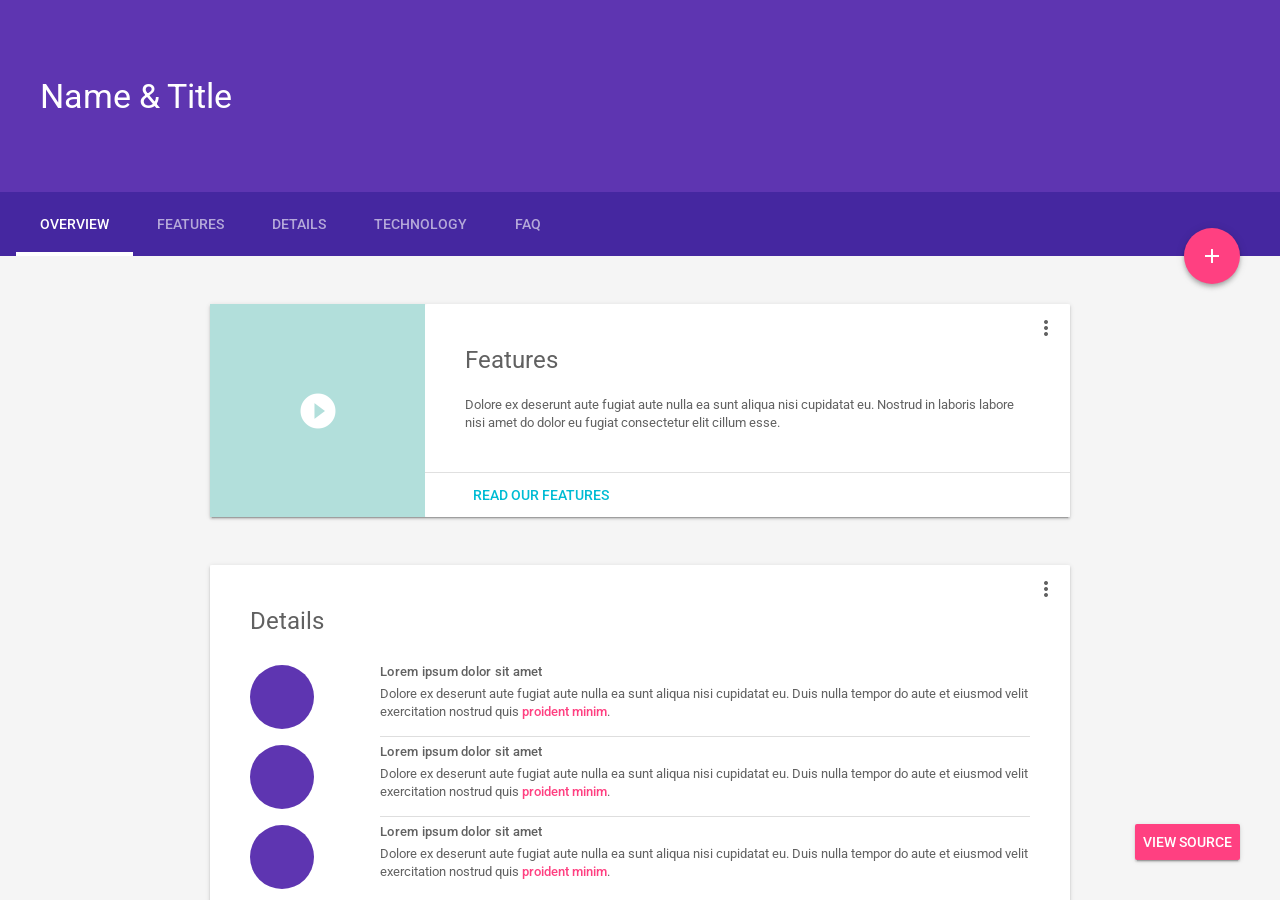
<file: templates/text-only/index.html>
<!doctype html>
<!--
  Material Design Lite
  Copyright 2015 Google Inc. All rights reserved.

  Licensed under the Apache License, Version 2.0 (the "License");
  you may not use this file except in compliance with the License.
  You may obtain a copy of the License at

      https://www.apache.org/licenses/LICENSE-2.0

  Unless required by applicable law or agreed to in writing, software
  distributed under the License is distributed on an "AS IS" BASIS,
  WITHOUT WARRANTIES OR CONDITIONS OF ANY KIND, either express or implied.
  See the License for the specific language governing permissions and
  limitations under the License
-->
<html lang="en">
  <head>
    <meta charset="utf-8">
    <meta http-equiv="X-UA-Compatible" content="IE=edge">
    <meta name="description" content="A front-end template that helps you build fast, modern mobile web apps.">
    <meta name="viewport" content="width=device-width, initial-scale=1">
    <title>Material Design Lite</title>

    <!-- Add to homescreen for Chrome on Android -->
    <meta name="mobile-web-app-capable" content="yes">
    <link rel="icon" sizes="192x192" href="images/touch/chrome-touch-icon-192x192.png">

    <!-- Add to homescreen for Safari on iOS -->
    <meta name="apple-mobile-web-app-capable" content="yes">
    <meta name="apple-mobile-web-app-status-bar-style" content="black">
    <meta name="apple-mobile-web-app-title" content="Material Design Lite">
    <link rel="apple-touch-icon-precomposed" href="apple-touch-icon-precomposed.png">

    <!-- Tile icon for Win8 (144x144 + tile color) -->
    <meta name="msapplication-TileImage" content="images/touch/ms-touch-icon-144x144-precomposed.png">
    <meta name="msapplication-TileColor" content="#3372DF">

    <!-- SEO: If your mobile URL is different from the desktop URL, add a canonical link to the desktop page https://developers.google.com/webmasters/smartphone-sites/feature-phones -->
    <!--
    <link rel="canonical" href="http://www.example.com/">
    -->

    <link href="https://fonts.googleapis.com/css?family=Roboto:regular,bold,italic,thin,light,bolditalic,black,medium&amp;lang=en" rel="stylesheet">
    <link href="https://fonts.googleapis.com/icon?family=Material+Icons"
      rel="stylesheet">
    <link rel="stylesheet" href="material.min.css">
    <link rel="stylesheet" href="styles.css">
    <style>
    #view-source {
      position: fixed;
      display: block;
      right: 0;
      bottom: 0;
      margin-right: 40px;
      margin-bottom: 40px;
      z-index: 900;
    }
    </style>
  </head>
  <body class="mdl-demo mdl-color--grey-100 mdl-color-text--grey-700 mdl-base">
    <div class="mdl-layout mdl-js-layout mdl-layout--fixed-header">
      <header class="mdl-layout__header mdl-layout__header--scroll mdl-color--primary">
        <div class="mdl-layout--large-screen-only mdl-layout__header-row">
        </div>
        <div class="mdl-layout--large-screen-only mdl-layout__header-row">
          <h3>Name &amp; Title</h3>
        </div>
        <div class="mdl-layout--large-screen-only mdl-layout__header-row">
        </div>
        <div class="mdl-layout__tab-bar mdl-js-ripple-effect mdl-color--primary-dark">
          <a href="#overview" class="mdl-layout__tab is-active">Overview</a>
          <a href="#features" class="mdl-layout__tab">Features</a>
          <a href="#features" class="mdl-layout__tab">Details</a>
          <a href="#features" class="mdl-layout__tab">Technology</a>
          <a href="#features" class="mdl-layout__tab">FAQ</a>
          <button class="mdl-button mdl-js-button mdl-button--fab mdl-js-ripple-effect mdl-button--colored mdl-shadow--4dp mdl-color--accent" id="add">
            <i class="material-icons" role="presentation">add</i>
            <span class="visuallyhidden">Add</span>
          </button>
        </div>
      </header>
      <main class="mdl-layout__content">
        <div class="mdl-layout__tab-panel is-active" id="overview">
          <section class="section--center mdl-grid mdl-grid--no-spacing mdl-shadow--2dp">
            <header class="section__play-btn mdl-cell mdl-cell--3-col-desktop mdl-cell--2-col-tablet mdl-cell--4-col-phone mdl-color--teal-100 mdl-color-text--white">
              <i class="material-icons">play_circle_filled</i>
            </header>
            <div class="mdl-card mdl-cell mdl-cell--9-col-desktop mdl-cell--6-col-tablet mdl-cell--4-col-phone">
              <div class="mdl-card__supporting-text">
                <h4>Features</h4>
                Dolore ex deserunt aute fugiat aute nulla ea sunt aliqua nisi cupidatat eu. Nostrud in laboris labore nisi amet do dolor eu fugiat consectetur elit cillum esse.
              </div>
              <div class="mdl-card__actions">
                <a href="#" class="mdl-button">Read our features</a>
              </div>
            </div>
            <button class="mdl-button mdl-js-button mdl-js-ripple-effect mdl-button--icon" id="btn1">
              <i class="material-icons">more_vert</i>
            </button>
            <ul class="mdl-menu mdl-js-menu mdl-menu--bottom-right" for="btn1">
              <li class="mdl-menu__item">Lorem</li>
              <li class="mdl-menu__item" disabled>Ipsum</li>
              <li class="mdl-menu__item">Dolor</li>
            </ul>
          </section>
          <section class="section--center mdl-grid mdl-grid--no-spacing mdl-shadow--2dp">
            <div class="mdl-card mdl-cell mdl-cell--12-col">
              <div class="mdl-card__supporting-text mdl-grid mdl-grid--no-spacing">
                <h4 class="mdl-cell mdl-cell--12-col">Details</h4>
                <div class="section__circle-container mdl-cell mdl-cell--2-col mdl-cell--1-col-phone">
                  <div class="section__circle-container__circle mdl-color--primary"></div>
                </div>
                <div class="section__text mdl-cell mdl-cell--10-col-desktop mdl-cell--6-col-tablet mdl-cell--3-col-phone">
                  <h5>Lorem ipsum dolor sit amet</h5>
                  Dolore ex deserunt aute fugiat aute nulla ea sunt aliqua nisi cupidatat eu. Duis nulla tempor do aute et eiusmod velit exercitation nostrud quis <a href="#">proident minim</a>.
                </div>
                <div class="section__circle-container mdl-cell mdl-cell--2-col mdl-cell--1-col-phone">
                  <div class="section__circle-container__circle mdl-color--primary"></div>
                </div>
                <div class="section__text mdl-cell mdl-cell--10-col-desktop mdl-cell--6-col-tablet mdl-cell--3-col-phone">
                  <h5>Lorem ipsum dolor sit amet</h5>
                  Dolore ex deserunt aute fugiat aute nulla ea sunt aliqua nisi cupidatat eu. Duis nulla tempor do aute et eiusmod velit exercitation nostrud quis <a href="#">proident minim</a>.
                </div>
                <div class="section__circle-container mdl-cell mdl-cell--2-col mdl-cell--1-col-phone">
                  <div class="section__circle-container__circle mdl-color--primary"></div>
                </div>
                <div class="section__text mdl-cell mdl-cell--10-col-desktop mdl-cell--6-col-tablet mdl-cell--3-col-phone">
                  <h5>Lorem ipsum dolor sit amet</h5>
                  Dolore ex deserunt aute fugiat aute nulla ea sunt aliqua nisi cupidatat eu. Duis nulla tempor do aute et eiusmod velit exercitation nostrud quis <a href="#">proident minim</a>.
                </div>
              </div>
              <div class="mdl-card__actions">
                <a href="#" class="mdl-button">Read our features</a>
              </div>
            </div>
            <button class="mdl-button mdl-js-button mdl-js-ripple-effect mdl-button--icon" id="btn2">
              <i class="material-icons">more_vert</i>
            </button>
            <ul class="mdl-menu mdl-js-menu mdl-menu--bottom-right" for="btn2">
              <li class="mdl-menu__item">Lorem</li>
              <li class="mdl-menu__item" disabled>Ipsum</li>
              <li class="mdl-menu__item">Dolor</li>
            </ul>
          </section>
          <section class="section--center mdl-grid mdl-grid--no-spacing mdl-shadow--2dp">
            <div class="mdl-card mdl-cell mdl-cell--12-col">
              <div class="mdl-card__supporting-text">
                <h4>Technology</h4>
                Dolore ex deserunt aute fugiat aute nulla ea sunt aliqua nisi cupidatat eu. Nostrud in laboris labore nisi amet do dolor eu fugiat consectetur elit cillum esse. Pariatur occaecat nisi laboris tempor laboris eiusmod qui id Lorem esse commodo in. Exercitation aute dolore deserunt culpa consequat elit labore incididunt elit anim.
              </div>
              <div class="mdl-card__actions">
                <a href="#" class="mdl-button">Read our features</a>
              </div>
            </div>
            <button class="mdl-button mdl-js-button mdl-js-ripple-effect mdl-button--icon" id="btn3">
              <i class="material-icons">more_vert</i>
            </button>
            <ul class="mdl-menu mdl-js-menu mdl-menu--bottom-right" for="btn3">
              <li class="mdl-menu__item">Lorem</li>
              <li class="mdl-menu__item" disabled>Ipsum</li>
              <li class="mdl-menu__item">Dolor</li>
            </ul>
          </section>
          <section class="section--footer mdl-color--white mdl-grid">
            <div class="section__circle-container mdl-cell mdl-cell--2-col mdl-cell--1-col-phone">
              <div class="section__circle-container__circle mdl-color--accent section__circle--big"></div>
            </div>
            <div class="section__text mdl-cell mdl-cell--4-col-desktop mdl-cell--6-col-tablet mdl-cell--3-col-phone">
              <h5>Lorem ipsum dolor sit amet</h5>
              Qui sint ut et qui nisi cupidatat. Reprehenderit nostrud proident officia exercitation anim et pariatur ex.
            </div>
            <div class="section__circle-container mdl-cell mdl-cell--2-col mdl-cell--1-col-phone">
              <div class="section__circle-container__circle mdl-color--accent section__circle--big"></div>
            </div>
            <div class="section__text mdl-cell mdl-cell--4-col-desktop mdl-cell--6-col-tablet mdl-cell--3-col-phone">
              <h5>Lorem ipsum dolor sit amet</h5>
              Qui sint ut et qui nisi cupidatat. Reprehenderit nostrud proident officia exercitation anim et pariatur ex.
            </div>
          </section>
        </div>
        <div class="mdl-layout__tab-panel" id="features">
          <section class="section--center mdl-grid mdl-grid--no-spacing">
            <div class="mdl-cell mdl-cell--12-col">
              <h4>Features</h4>
              Minim duis incididunt est cillum est ex occaecat consectetur. Qui sint ut et qui nisi cupidatat. Reprehenderit nostrud proident officia exercitation anim et pariatur ex.
              <ul class="toc">
                <h4>Contents</h4>
                <a href="#lorem1">Lorem ipsum</a>
                <a href="#lorem2">Lorem ipsum</a>
                <a href="#lorem3">Lorem ipsum</a>
                <a href="#lorem4">Lorem ipsum</a>
                <a href="#lorem5">Lorem ipsum</a>
              </ul>

              <h5 id="lorem1">Lorem ipsum dolor sit amet</h5>
              Excepteur et pariatur officia veniam anim culpa cupidatat consequat ad velit culpa est non.
              <ul>
                <li>Nisi qui nisi duis commodo duis reprehenderit consequat velit aliquip.</li>
                <li>Dolor consectetur incididunt in ipsum laborum non et irure pariatur excepteur anim occaecat officia sint.</li>
                <li>Lorem labore proident officia excepteur do.</li>
              </ul>

              <p>
                Sit qui est voluptate proident minim cillum in aliquip cupidatat labore pariatur id tempor id. Proident occaecat occaecat sint mollit tempor duis dolor cillum anim. Dolore sunt ea mollit fugiat in aliqua consequat nostrud aliqua ut irure in dolore. Proident aliqua culpa sint sint exercitation. Non proident occaecat reprehenderit veniam et proident dolor id culpa ea tempor do dolor. Nulla adipisicing qui fugiat id dolor. Nostrud magna voluptate irure veniam veniam labore ipsum deserunt adipisicing laboris amet eu irure. Sunt dolore nisi velit sit id. Nostrud voluptate labore proident cupidatat enim amet Lorem officia magna excepteur occaecat eu qui. Exercitation culpa deserunt non et tempor et non.
              </p>
              <p>
                Do dolor eiusmod eu mollit dolore nostrud deserunt cillum irure esse sint irure fugiat exercitation. Magna sit voluptate id in tempor elit veniam enim cupidatat ea labore elit. Aliqua pariatur eu nulla labore magna dolore mollit occaecat sint commodo culpa. Eu non minim duis pariatur Lorem quis exercitation. Sunt qui ex incididunt sit anim incididunt sit elit ad officia id.
              </p>
              <p id="lorem2">
                Tempor voluptate ex consequat fugiat aliqua. Do sit et reprehenderit culpa deserunt culpa. Excepteur quis minim mollit irure nulla excepteur enim quis in laborum. Aliqua elit voluptate ad deserunt nulla reprehenderit adipisicing sint. Est in eiusmod exercitation esse commodo. Ea reprehenderit exercitation veniam adipisicing minim nostrud. Veniam dolore ex ea occaecat non enim minim id ut aliqua adipisicing ad. Occaecat excepteur aliqua tempor cupidatat aute dolore deserunt ipsum qui incididunt aliqua occaecat sit quis. Culpa sint aliqua aliqua reprehenderit veniam irure fugiat ea ad.
              </p>
              <p>
                Eu minim fugiat laborum irure veniam Lorem aliqua enim. Aliqua veniam incididunt consequat irure consequat tempor do nisi deserunt. Elit dolore ad quis consectetur sint laborum anim magna do nostrud amet. Ea nulla sit consequat quis qui irure dolor. Sint deserunt excepteur consectetur magna irure. Dolor tempor exercitation dolore pariatur incididunt ut laboris fugiat ipsum sunt veniam aute sunt labore. Non dolore sit nostrud eu ad excepteur cillum eu ex Lorem duis.
              </p>
              <p>
                Id occaecat velit non ipsum occaecat aliqua quis ut. Eiusmod est magna non esse est ex incididunt aute ullamco. Cillum excepteur sint ipsum qui quis velit incididunt amet. Qui deserunt anim enim laborum cillum reprehenderit duis mollit amet ad officia enim. Minim sint et quis aliqua aliqua do minim officia dolor deserunt ipsum laboris. Nulla nisi voluptate consectetur est voluptate et amet. Occaecat ut quis adipisicing ad enim. Magna est magna sit duis proident veniam reprehenderit fugiat reprehenderit enim velit ex. Ullamco laboris culpa irure aliquip ad Lorem consequat veniam ad ipsum eu. Ipsum culpa dolore sunt officia laborum quis.
              </p>

              <h5 id="lorem3">Lorem ipsum dolor sit amet</h5>

              <p id="lorem4">
                Eiusmod nulla aliquip ipsum reprehenderit nostrud non excepteur mollit amet esse est est dolor. Dolore quis pariatur sit consectetur veniam esse ullamco duis Lorem qui enim ut veniam. Officia deserunt minim duis laborum dolor in velit pariatur commodo ullamco eu. Aute adipisicing ad duis labore laboris do mollit dolor cillum sunt aliqua ullamco. Esse tempor quis cillum consequat reprehenderit. Adipisicing proident anim eu sint elit aliqua anim dolore cupidatat fugiat aliquip qui.
              </p>
              <p id="lorem5">
                Nisi eiusmod esse cupidatat excepteur exercitation ipsum reprehenderit nostrud deserunt aliqua ullamco. Anim est irure commodo eiusmod pariatur officia. Est dolor ipsum excepteur magna aliqua ad veniam irure qui occaecat eiusmod aute fugiat commodo. Quis mollit incididunt amet sit minim velit eu fugiat voluptate excepteur. Sit minim id pariatur ex cupidatat cupidatat nostrud nostrud ipsum.
              </p>
              <p>
                Enim ea officia excepteur ad veniam id reprehenderit eiusmod esse mollit consequat. Esse non aute ullamco Lorem aliqua qui dolore irure eiusmod aute aliqua proident labore aliqua. Ipsum voluptate voluptate exercitation laborum deserunt nulla elit aliquip et minim ex veniam. Duis cupidatat aute sunt officia mollit dolor ad elit ad aute labore nostrud duis pariatur. In est sint voluptate consectetur velit ea non labore. Ut duis ea aliqua consequat nulla laboris fugiat aute id culpa proident. Minim eiusmod laboris enim Lorem nisi excepteur mollit voluptate enim labore reprehenderit officia mollit.
              </p>
              <p>
                Cupidatat labore nisi ut sunt voluptate quis sunt qui ad Lorem esse nisi. Ex esse velit ullamco incididunt occaecat dolore veniam tempor minim adipisicing amet. Consequat in exercitation est elit anim consequat cillum sint labore cillum. Aliquip mollit laboris ad labore anim.
              </p>
            </div>
          </section>
        </div>
        <footer class="mdl-mega-footer">
          <div class="mdl-mega-footer--middle-section">
            <div class="mdl-mega-footer--drop-down-section">
              <input class="mdl-mega-footer--heading-checkbox" type="checkbox" checked>
              <h1 class="mdl-mega-footer--heading">Features</h1>
              <ul class="mdl-mega-footer--link-list">
                <li><a href="#">About</a></li>
                <li><a href="#">Terms</a></li>
                <li><a href="#">Partners</a></li>
                <li><a href="#">Updates</a></li>
              </ul>
            </div>
            <div class="mdl-mega-footer--drop-down-section">
              <input class="mdl-mega-footer--heading-checkbox" type="checkbox" checked>
              <h1 class="mdl-mega-footer--heading">Details</h1>
              <ul class="mdl-mega-footer--link-list">
                <li><a href="#">Spec</a></li>
                <li><a href="#">Tools</a></li>
                <li><a href="#">Resources</a></li>
              </ul>
            </div>
            <div class="mdl-mega-footer--drop-down-section">
              <input class="mdl-mega-footer--heading-checkbox" type="checkbox" checked>
              <h1 class="mdl-mega-footer--heading">Technology</h1>
              <ul class="mdl-mega-footer--link-list">
                <li><a href="#">How it works</a></li>
                <li><a href="#">Patterns</a></li>
                <li><a href="#">Usage</a></li>
                <li><a href="#">Products</a></li>
                <li><a href="#">Contracts</a></li>
              </ul>
            </div>
            <div class="mdl-mega-footer--drop-down-section">
              <input class="mdl-mega-footer--heading-checkbox" type="checkbox" checked>
              <h1 class="mdl-mega-footer--heading">FAQ</h1>
              <ul class="mdl-mega-footer--link-list">
                <li><a href="#">Questions</a></li>
                <li><a href="#">Answers</a></li>
                <li><a href="#">Contact us</a></li>
              </ul>
            </div>
          </div>
          <div class="mdl-mega-footer--bottom-section">
            <div class="mdl-logo">
              More Information
            </div>
            <ul class="mdl-mega-footer--link-list">
              <li><a href="https://developers.google.com/web/starter-kit/">Web Starter Kit</a></li>
              <li><a href="#">Help</a></li>
              <li><a href="#">Privacy and Terms</a></li>
            </ul>
          </div>
        </footer>
      </main>
    </div>
    <a href="https://github.com/google/material-design-lite/blob/master/templates/text-only/" target="_blank" id="view-source" class="mdl-button mdl-js-button mdl-button--raised mdl-js-ripple-effect mdl-color--accent mdl-color-text--accent-contrast">View Source</a>
    <script src="../../material.min.js"></script>
  </body>
</html>
</file>
<file: new/css/custom.css>
.navbar{
	padding-right: 100px;
	padding-left: 100px;
	background-color: #EF5350;
	position: fixed;
	width: 100%;
	opacity: .95;
}

body{
	background-color: #EEEEEE;
}

.c-container{
	margin-top: 95px;
}

.card{
	padding: 15px;
	background-color: white;
	border-radius: 4px;
	box-shadow: 0px 0px 10px 1px #9E9E9E;
	margin-bottom: 80px;
	z-index: 0!important;
	opacity: .97;

}

.card-header{
	text-align: center;
	text-transform: uppercase;
}

.card-header > h5 {
	color: #9E9E9E;
}

.card > div{
	text-align: center;
	font-size: 11pt;
	height: 500px!important;
	vertical-align: middle!important;
	padding-top: 15%;
	padding-bottom: 15%;
	border: 1px solid black;

}

.card > div:first-child{
	margin-top: -15%;
}

.masthead{
	margin-top: 130px;
	margin-bottom: 35px;
}

.background{
	height: 100%!important;
	width: 100%!important;
	position: fixed;
	background-position: cover;
	background-repeat: no-repeat;
}
</file>
<file: old/css/skel.css>
/* Resets (http://meyerweb.com/eric/tools/css/reset/ | v2.0 | 20110126 | License: none (public domain)) */

	html,body,div,span,applet,object,iframe,h1,h2,h3,h4,h5,h6,p,blockquote,pre,a,abbr,acronym,address,big,cite,code,del,dfn,em,img,ins,kbd,q,s,samp,small,strike,strong,sub,sup,tt,var,b,u,i,center,dl,dt,dd,ol,ul,li,fieldset,form,label,legend,table,caption,tbody,tfoot,thead,tr,th,td,article,aside,canvas,details,embed,figure,figcaption,footer,header,hgroup,menu,nav,output,ruby,section,summary,time,mark,audio,video{margin:0;padding:0;border:0;font-size:100%;font:inherit;vertical-align:baseline;}article,aside,details,figcaption,figure,footer,header,hgroup,menu,nav,section{display:block;}body{line-height:1;}ol,ul{list-style:none;}blockquote,q{quotes:none;}blockquote:before,blockquote:after,q:before,q:after{content:'';content:none;}table{border-collapse:collapse;border-spacing:0;}body{-webkit-text-size-adjust:none}

/* Box Model */

	*, *:before, *:after {
		-moz-box-sizing: border-box;
		-webkit-box-sizing: border-box;
		box-sizing: border-box;
	}

/* Container */

	.container {
		margin-left: auto;
		margin-right: auto;

		/* width: (containers) */
		width: 35em;
	}

	/* Modifiers */

		/* 125% */
			.container.\31 25\25 {
				width: 100%;

				/* max-width: (containers * 1.25) */
				max-width: 43.75em;

				/* min-width: (containers) */
				min-width: 35em;
			}

		/* 75% */
			.container.\37 5\25 {

				/* width: (containers * 0.75) */
				width: 26.25em;

			}

		/* 50% */
			.container.\35 0\25 {

				/* width: (containers * 0.50) */
				width: 17.5em;

			}

		/* 25% */
			.container.\32 5\25 {

				/* width: (containers * 0.25) */
				width: 8.75em;

			}

/* Grid */

	.row {
		border-bottom: solid 1px transparent;
	}

	.row > * {
		float: left;
	}

	.row:after, .row:before {
		content: '';
		display: block;
		clear: both;
		height: 0;
	}

	.row.uniform > * > :first-child {
		margin-top: 0;
	}

	.row.uniform > * > :last-child {
		margin-bottom: 0;
	}

	/* Gutters */

		/* Normal */

			.row > * {
				/* padding: (gutters.horizontal) 0 0 (gutters.vertical) */
				padding: 0 0 0 1.5em;
			}

			.row {
				/* margin: -(gutters.horizontal) 0 -1px -(gutters.vertical) */
				margin: 0 0 -1px -1.5em;
			}

			.row.uniform > * {
				/* padding: (gutters.vertical) 0 0 (gutters.vertical) */
				padding: 1.5em 0 0 1.5em;
			}

			.row.uniform {
				/* margin: -(gutters.vertical) 0 -1px -(gutters.vertical) */
				margin: -1.5em 0 -1px -1.5em;
			}

		/* 200% */

			.row.\32 00\25 > * {
				/* padding: (gutters.horizontal) 0 0 (gutters.vertical) */
				padding: 0 0 0 3em;
			}

			.row.\32 00\25 {
				/* margin: -(gutters.horizontal) 0 -1px -(gutters.vertical) */
				margin: 0 0 -1px -3em;
			}

			.row.uniform.\32 00\25 > * {
				/* padding: (gutters.vertical) 0 0 (gutters.vertical) */
				padding: 3em 0 0 3em;
			}

			.row.uniform.\32 00\25 {
				/* margin: -(gutters.vertical) 0 -1px -(gutters.vertical) */
				margin: -3em 0 -1px -3em;
			}

		/* 150% */

			.row.\31 50\25 > * {
				/* padding: (gutters.horizontal) 0 0 (gutters.vertical) */
				padding: 0 0 0 2.25em;
			}

			.row.\31 50\25 {
				/* margin: -(gutters.horizontal) 0 -1px -(gutters.vertical) */
				margin: 0 0 -1px -2.25em;
			}

			.row.uniform.\31 50\25 > * {
				/* padding: (gutters.vertical) 0 0 (gutters.vertical) */
				padding: 2.25em 0 0 2.25em;
			}

			.row.uniform.\31 50\25 {
				/* margin: -(gutters.vertical) 0 -1px -(gutters.vertical) */
				margin: -2.25em 0 -1px -2.25em;
			}

		/* 50% */

			.row.\35 0\25 > * {
				/* padding: (gutters.horizontal) 0 0 (gutters.vertical) */
				padding: 0 0 0 0.75em;
			}

			.row.\35 0\25 {
				/* margin: -(gutters.horizontal) 0 -1px -(gutters.vertical) */
				margin: 0 0 -1px -0.75em;
			}

			.row.uniform.\35 0\25 > * {
				/* padding: (gutters.vertical) 0 0 (gutters.vertical) */
				padding: 0.75em 0 0 0.75em;
			}

			.row.uniform.\35 0\25 {
				/* margin: -(gutters.vertical) 0 -1px -(gutters.vertical) */
				margin: -0.75em 0 -1px -0.75em;
			}

		/* 25% */

			.row.\32 5\25 > * {
				/* padding: (gutters.horizontal) 0 0 (gutters.vertical) */
				padding: 0 0 0 0.375em;
			}

			.row.\32 5\25 {
				/* margin: -(gutters.horizontal) 0 -1px -(gutters.vertical) */
				margin: 0 0 -1px -0.375em;
			}

			.row.uniform.\32 5\25 > * {
				/* padding: (gutters.vertical) 0 0 (gutters.vertical) */
				padding: 0.375em 0 0 0.375em;
			}

			.row.uniform.\32 5\25 {
				/* margin: -(gutters.vertical) 0 -1px -(gutters.vertical) */
				margin: -0.375em 0 -1px -0.375em;
			}

		/* 0% */

			.row.\30 \25 > * {
				padding: 0;
			}

			.row.\30 \25 {
				margin: 0 0 -1px 0;
			}

	/* Cells */

		.\31 2u, .\31 2u\24 { width: 100%; clear: none; margin-left: 0; }
		.\31 1u, .\31 1u\24 { width: 91.6666666667%; clear: none; margin-left: 0; }
		.\31 0u, .\31 0u\24 { width: 83.3333333333%; clear: none; margin-left: 0; }
		.\39 u, .\39 u\24 { width: 75%; clear: none; margin-left: 0; }
		.\38 u, .\38 u\24 { width: 66.6666666667%; clear: none; margin-left: 0; }
		.\37 u, .\37 u\24 { width: 58.3333333333%; clear: none; margin-left: 0; }
		.\36 u, .\36 u\24 { width: 50%; clear: none; margin-left: 0; }
		.\35 u, .\35 u\24 { width: 41.6666666667%; clear: none; margin-left: 0; }
		.\34 u, .\34 u\24 { width: 33.3333333333%; clear: none; margin-left: 0; }
		.\33 u, .\33 u\24 { width: 25%; clear: none; margin-left: 0; }
		.\32 u, .\32 u\24 { width: 16.6666666667%; clear: none; margin-left: 0; }
		.\31 u, .\31 u\24 { width: 8.3333333333%; clear: none; margin-left: 0; }

		.\31 2u\24 + *,
		.\31 1u\24 + *,
		.\31 0u\24 + *,
		.\39 u\24 + *,
		.\38 u\24 + *,
		.\37 u\24 + *,
		.\36 u\24 + *,
		.\35 u\24 + *,
		.\34 u\24 + *,
		.\33 u\24 + *,
		.\32 u\24 + *,
		.\31 u\24 + * {
			clear: left;
		}

		.\-11u { margin-left: 91.6666666667% }
		.\-10u { margin-left: 83.3333333333% }
		.\-9u { margin-left: 75% }
		.\-8u { margin-left: 66.6666666667% }
		.\-7u { margin-left: 58.3333333333% }
		.\-6u { margin-left: 50% }
		.\-5u { margin-left: 41.6666666667% }
		.\-4u { margin-left: 33.3333333333% }
		.\-3u { margin-left: 25% }
		.\-2u { margin-left: 16.6666666667% }
		.\-1u { margin-left: 8.3333333333% }
</file>
<file: old/css/ie/v8.css>
/*
	Highlights by HTML5 UP
	html5up.net | @n33co
	Free for personal and commercial use under the CCA 3.0 license (html5up.net/license)
*/

/* Basic */

	body, html {
		height: 100%;
	}

	html {
		background: none;
	}

/* List */

	ul.actions li {
		padding: 0 0 0 1em;
	}

		ul.actions li:first-child {
			padding-left: 0;
		}

/* Form */

	input[type="text"],
	input[type="password"],
	input[type="email"],
	select,
	textarea {
		border: solid 2px #dddddd;
		position: relative;
	}

	input[type="text"],
	input[type="password"],
	input[type="email"] {
		line-height: 3em;
	}

	input[type="checkbox"],
	input[type="radio"] {
		font-size: 3em;
	}

		input[type="checkbox"] + label:before,
		input[type="radio"] + label:before {
			display: none;
		}

/* Button */

	input[type="submit"],
	input[type="reset"],
	input[type="button"],
	button,
	.button {
		border: solid 2px #dddddd;
	}

/* Main BG */

	.main-bg {
		z-index: 0;
	}

/* Main */

	.main {
		background-size: cover;
	}

		.main .container {
			background: #fff;
			border-top: solid 1px #dddddd;
			position: relative;
			z-index: 1;
		}

		.main .goto-next {
			text-decoration: none;
		}

			.main .goto-next:before {
				-moz-osx-font-smoothing: grayscale;
				-webkit-font-smoothing: antialiased;
				font-family: FontAwesome;
				font-style: normal;
				font-weight: normal;
				text-transform: none !important;
			}

			.main .goto-next:before {
				color: #dddddd;
				content: '\f063';
				display: block;
				font-size: 2em;
				height: 2em;
				left: 0;
				line-height: 2em;
				position: absolute;
				text-align: center;
				text-indent: 0;
				top: 0;
				width: 2em;
			}

/* Header */

	#header {
		-ms-behavior: url("css/ie/backgroundsize.min.htc");
		background-image: url("../../images/bg.jpg");
		background-size: cover;
		height: 100%;
	}

		#header:after {
			min-height: 100%;
		}

		#header header {
			position: relative;
			z-index: 1;
		}

		#header .container {
			background: #fff;
			z-index: 1;
		}

/* Footer */

	#footer {
		-ms-behavior: url("css/ie/backgroundsize.min.htc");
		background-image: url("../../images/bg.jpg");
		background-size: cover;
	}

		#footer .container {
			background: #fff;
			border-top: solid 1px #dddddd;
			position: relative;
			z-index: 1;
		}
</file>
<file: old/css/ie/v9.css>
/*
	Highlights by HTML5 UP
	html5up.net | @n33co
	Free for personal and commercial use under the CCA 3.0 license (html5up.net/license)
*/

/* Loader */

	html body:before, html body:after {
		display: none !important;
	}
</file>
<file: templates/article/styles.css>
/**
 * Copyright 2015 Google Inc. All Rights Reserved.
 *
 * Licensed under the Apache License, Version 2.0 (the "License");
 * you may not use this file except in compliance with the License.
 * You may obtain a copy of the License at
 *
 *      http://www.apache.org/licenses/LICENSE-2.0
 *
 * Unless required by applicable law or agreed to in writing, software
 * distributed under the License is distributed on an "AS IS" BASIS,
 * WITHOUT WARRANTIES OR CONDITIONS OF ANY KIND, either express or implied.
 * See the License for the specific language governing permissions and
 * limitations under the License.
 */

.demo-ribbon {
  width: 100%;
  height: 40vh;
  background-color: #3F51B5;
  -webkit-flex-shrink: 0;
      -ms-flex-negative: 0;
          flex-shrink: 0;
}

.demo-main {
  margin-top: -35vh;
  -webkit-flex-shrink: 0;
      -ms-flex-negative: 0;
          flex-shrink: 0;
}

.demo-header .mdl-layout__header-row {
  padding-left: 40px;
}

.demo-container {
  max-width: 1600px;
  width: calc(100% - 16px);
  margin: 0 auto;
}

.demo-content {
  border-radius: 2px;
  padding: 80px 56px;
  margin-bottom: 80px;
}

.demo-layout.is-small-screen .demo-content {
  padding: 40px 28px;
}

.demo-content h3 {
  margin-top: 48px;
}

.demo-footer {
  padding-left: 40px;
}

.demo-footer .mdl-mini-footer--link-list a {
  font-size: 13px;
}
</file>
<file: templates/dashboard/styles.css>
/**
 * Copyright 2015 Google Inc. All Rights Reserved.
 *
 * Licensed under the Apache License, Version 2.0 (the "License");
 * you may not use this file except in compliance with the License.
 * You may obtain a copy of the License at
 *
 *      http://www.apache.org/licenses/LICENSE-2.0
 *
 * Unless required by applicable law or agreed to in writing, software
 * distributed under the License is distributed on an "AS IS" BASIS,
 * WITHOUT WARRANTIES OR CONDITIONS OF ANY KIND, either express or implied.
 * See the License for the specific language governing permissions and
 * limitations under the License.
 */

html, body {
  font-family: 'Roboto', 'Helvetica', sans-serif;
}
.demo-avatar {
  width: 48px;
  height: 48px;
  border-radius: 24px;
}
.demo-layout .demo-header .mdl-textfield {
  padding-top: 27px;
}
.demo-layout .mdl-layout__header .mdl-layout__drawer-button {
  color: rgba(0, 0, 0, 0.54);
}
.mdl-layout__drawer .avatar {
  margin-bottom: 16px;
}
.demo-drawer {
  border: none;
}
/* iOS Safari specific workaround */
.demo-drawer .mdl-menu__container {
  z-index: -1;
}
.demo-drawer .demo-navigation {
  z-index: -2;
}
/* END iOS Safari specific workaround */
.demo-drawer .mdl-menu .mdl-menu__item{
  display: -webkit-box;
  display: -webkit-flex;
  display: -ms-flexbox;
  display: flex;
  -webkit-box-align: center;
  -webkit-align-items: center;
      -ms-flex-align: center;
          align-items: center;
}
.demo-drawer-header {
  box-sizing: border-box;
  display: -webkit-box;
  display: -webkit-flex;
  display: -ms-flexbox;
  display: flex;
  -webkit-box-orient: vertical;
  -webkit-box-direction: normal;
  -webkit-flex-direction: column;
      -ms-flex-direction: column;
          flex-direction: column;
  -webkit-box-pack: end;
  -webkit-justify-content: flex-end;
      -ms-flex-pack: end;
          justify-content: flex-end;
  padding: 16px;
  height: 151px;
}
.demo-avatar-dropdown {
  display: -webkit-box;
  display: -webkit-flex;
  display: -ms-flexbox;
  display: flex;
  position: relative;
  -webkit-box-orient: horizontal;
  -webkit-box-direction: normal;
  -webkit-flex-direction: row;
      -ms-flex-direction: row;
          flex-direction: row;
  -webkit-box-align: center;
  -webkit-align-items: center;
      -ms-flex-align: center;
          align-items: center;
  width: 100%;
}

.demo-navigation {
  -webkit-box-flex: 1;
  -webkit-flex-grow: 1;
      -ms-flex-positive: 1;
          flex-grow: 1;
}
.demo-layout .demo-navigation .mdl-navigation__link {
  display: -webkit-box !important;
  display: -webkit-flex !important;
  display: -ms-flexbox !important;
  display: flex !important;
  -webkit-box-orient: horizontal;
  -webkit-box-direction: normal;
  -webkit-flex-direction: row;
      -ms-flex-direction: row;
          flex-direction: row;
  -webkit-box-align: center;
  -webkit-align-items: center;
      -ms-flex-align: center;
          align-items: center;
  color: rgba(255, 255, 255, 0.56);
  font-weight: 500;
}
.demo-layout .demo-navigation .mdl-navigation__link:hover {
  background-color: #00BCD4;
  color: #37474F;
}
.demo-navigation .mdl-navigation__link .material-icons {
  font-size: 24px;
  color: rgba(255, 255, 255, 0.56);
  margin-right: 32px;
}

.demo-content {
  max-width: 1080px;
}

.demo-charts {
  -webkit-box-align: center;
  -webkit-align-items: center;
      -ms-flex-align: center;
          align-items: center;
}
.demo-chart:nth-child(1) {
  color: #ACEC00;
}
.demo-chart:nth-child(2) {
  color: #00BBD6;
}
.demo-chart:nth-child(3) {
  color: #BA65C9;
}
.demo-chart:nth-child(4) {
  color: #EF3C79;
}
.demo-graphs {
  padding: 16px 32px;
  display: -webkit-box;
  display: -webkit-flex;
  display: -ms-flexbox;
  display: flex;
  -webkit-box-orient: vertical;
  -webkit-box-direction: normal;
  -webkit-flex-direction: column;
      -ms-flex-direction: column;
          flex-direction: column;
  -webkit-box-align: stretch;
  -webkit-align-items: stretch;
      -ms-flex-align: stretch;
          align-items: stretch;
}
/* TODO: Find a proper solution to have the graphs
 * not float around outside their container in IE10/11.
 * Using a browserhacks.com solution for now.
 */
_:-ms-input-placeholder, :root .demo-graphs {
  min-height: 664px;
}
_:-ms-input-placeholder, :root .demo-graph {
  max-height: 300px;
}
/* TODO end */
.demo-graph:nth-child(1) {
  color: #00b9d8;
}
.demo-graph:nth-child(2) {
  color: #d9006e;
}

.demo-cards {
  -webkit-box-align: start;
  -webkit-align-items: flex-start;
      -ms-flex-align: start;
          align-items: flex-start;
  -webkit-align-content: flex-start;
      -ms-flex-line-pack: start;
          align-content: flex-start;
}
.demo-cards .demo-separator {
  height: 32px;
}
.demo-cards .mdl-card__title.mdl-card__title {
  color: white;
  font-size: 24px;
  font-weight: 400;
}
.demo-cards ul {
  padding: 0;
}
.demo-cards h3 {
  font-size: 1em;
}
.demo-updates .mdl-card__title {
  min-height: 200px;
  background-image: url('images/dog.png');
  background-position: 90% 100%;
  background-repeat: no-repeat;
}
.demo-cards .mdl-card__actions a {
  color: #00BCD4;
  text-decoration: none;
}

.demo-options h3 {
  margin: 0;
}
.demo-options .mdl-checkbox__box-outline {
  border-color: rgba(255, 255, 255, 0.89);
}
.demo-options ul {
  margin: 0;
  list-style-type: none;
}
.demo-options li {
  margin: 4px 0;
}
.demo-options .material-icons {
  color: rgba(255, 255, 255, 0.89);
}
.demo-options .mdl-card__actions {
  height: 64px;
  display: -webkit-box;
  display: -webkit-flex;
  display: -ms-flexbox;
  display: flex;
  box-sizing: border-box;
  -webkit-box-align: center;
  -webkit-align-items: center;
      -ms-flex-align: center;
          align-items: center;
}
</file>
<file: templates/text-only/styles.css>
/**
 * Copyright 2015 Google Inc. All Rights Reserved.
 *
 * Licensed under the Apache License, Version 2.0 (the "License");
 * you may not use this file except in compliance with the License.
 * You may obtain a copy of the License at
 *
 *      http://www.apache.org/licenses/LICENSE-2.0
 *
 * Unless required by applicable law or agreed to in writing, software
 * distributed under the License is distributed on an "AS IS" BASIS,
 * WITHOUT WARRANTIES OR CONDITIONS OF ANY KIND, either express or implied.
 * See the License for the specific language governing permissions and
 * limitations under the License.
 */

html, body {
  font-family: 'Roboto', 'Helvetica', sans-serif;
  margin: 0;
  padding: 0;
}
.mdl-demo .mdl-layout__header-row {
  padding-left: 40px;
}
.mdl-demo .mdl-layout.is-small-screen .mdl-layout__header-row h3 {
  font-size: inherit;
}
.mdl-demo .mdl-layout__tab-bar-button {
  display: none;
}
.mdl-demo .mdl-layout.is-small-screen .mdl-layout__tab-bar .mdl-button {
  display: none;
}
.mdl-demo .mdl-layout:not(.is-small-screen) .mdl-layout__tab-bar,
.mdl-demo .mdl-layout:not(.is-small-screen) .mdl-layout__tab-bar-container {
  overflow: visible;
}
.mdl-demo .mdl-layout__tab-bar-container {
  height: 64px;
}
.mdl-demo .mdl-layout__tab-bar {
  padding: 0;
  padding-left: 16px;
  box-sizing: border-box;
  height: 100%;
  width: 100%;
}
.mdl-demo .mdl-layout__tab-bar .mdl-layout__tab {
  height: 64px;
  line-height: 64px;
}
.mdl-demo .mdl-layout__tab-bar .mdl-layout__tab.is-active::after {
  background-color: white;
  height: 4px;
}
.mdl-demo main > .mdl-layout__tab-panel {
  padding: 8px;
  padding-top: 48px;
}
.mdl-demo .mdl-card {
  height: auto;
  display: -webkit-box;
  display: -webkit-flex;
  display: -ms-flexbox;
  display: flex;
  -webkit-box-orient: vertical;
  -webkit-box-direction: normal;
  -webkit-flex-direction: column;
      -ms-flex-direction: column;
          flex-direction: column;
}
.mdl-demo .mdl-card > * {
  height: auto;
}
.mdl-demo .mdl-card .mdl-card__supporting-text {
  margin: 40px;
  -webkit-box-flex: 1;
  -webkit-flex-grow: 1;
      -ms-flex-positive: 1;
          flex-grow: 1;
  padding: 0;
  color: inherit;
  width: calc(100% - 80px);
}
.mdl-demo.mdl-demo .mdl-card__supporting-text h4 {
  margin-top: 0;
  margin-bottom: 20px;
}
.mdl-demo .mdl-card__actions {
  margin: 0;
  padding: 4px 40px;
  color: inherit;
}
.mdl-demo .mdl-card__actions a {
  color: #00BCD4;
  margin: 0;
}
.mdl-demo .mdl-card__actions a:hover,
.mdl-demo .mdl-card__actions a:active {
  color: inherit;
  background-color: transparent;
}
.mdl-demo .mdl-card__supporting-text + .mdl-card__actions {
  border-top: 1px solid rgba(0, 0, 0, 0.12);
}
.mdl-demo #add {
  position: absolute;
  right: 40px;
  top: 36px;
  z-index: 999;
}

.mdl-demo .mdl-layout__content section:not(:last-of-type) {
  position: relative;
  margin-bottom: 48px;
}
.mdl-demo section.section--center {
  max-width: 860px;
}
.mdl-demo #features section.section--center {
  max-width: 620px;
}
.mdl-demo section > header{
  display: -webkit-box;
  display: -webkit-flex;
  display: -ms-flexbox;
  display: flex;
  -webkit-box-align: center;
  -webkit-align-items: center;
      -ms-flex-align: center;
          align-items: center;
  -webkit-box-pack: center;
  -webkit-justify-content: center;
      -ms-flex-pack: center;
          justify-content: center;
}
.mdl-demo section > .section__play-btn {
  min-height: 200px;
}
.mdl-demo section > header > .material-icons {
  font-size: 3rem;
}
.mdl-demo section > button {
  position: absolute;
  z-index: 99;
  top: 8px;
  right: 8px;
}
.mdl-demo section .section__circle {
  display: -webkit-box;
  display: -webkit-flex;
  display: -ms-flexbox;
  display: flex;
  -webkit-box-align: center;
  -webkit-align-items: center;
      -ms-flex-align: center;
          align-items: center;
  -webkit-box-pack: start;
  -webkit-justify-content: flex-start;
      -ms-flex-pack: start;
          justify-content: flex-start;
  -webkit-box-flex: 0;
  -webkit-flex-grow: 0;
      -ms-flex-positive: 0;
          flex-grow: 0;
  -webkit-flex-shrink: 1;
      -ms-flex-negative: 1;
          flex-shrink: 1;
}
.mdl-demo section .section__text {
  -webkit-box-flex: 1;
  -webkit-flex-grow: 1;
      -ms-flex-positive: 1;
          flex-grow: 1;
  -webkit-flex-shrink: 0;
      -ms-flex-negative: 0;
          flex-shrink: 0;
  padding-top: 8px;
}
.mdl-demo section .section__text h5 {
  font-size: inherit;
  margin: 0;
  margin-bottom: 0.5em;
}
.mdl-demo section .section__text a {
  text-decoration: none;
}
.mdl-demo section .section__circle-container > .section__circle-container__circle {
  width: 64px;
  height: 64px;
  border-radius: 32px;
  margin: 8px 0;
}
.mdl-demo section.section--footer .section__circle--big {
  width: 100px;
  height: 100px;
  border-radius: 50px;
  margin: 8px 32px;
}
.mdl-demo .is-small-screen section.section--footer .section__circle--big {
  width: 50px;
  height: 50px;
  border-radius: 25px;
  margin: 8px 16px;
}
.mdl-demo section.section--footer {
  padding: 64px 0;
  margin: 0 -8px -8px -8px;
}
.mdl-demo section.section--center .section__text:not(:last-child) {
  border-bottom: 1px solid rgba(0,0,0,.13);
}
.mdl-demo .mdl-card .mdl-card__supporting-text > h3:first-child {
  margin-bottom: 24px;
}
.mdl-demo .mdl-layout__tab-panel:not(#overview) {
  background-color: white;
}
.mdl-demo #features section {
  margin-bottom: 72px;
}
.mdl-demo #features h4, #features h5 {
  margin-bottom: 16px;
}
.mdl-demo .toc {
  border-left: 4px solid #C1EEF4;
  margin: 24px;
  padding: 0;
  padding-left: 8px;
  display: -webkit-box;
  display: -webkit-flex;
  display: -ms-flexbox;
  display: flex;
  -webkit-box-orient: vertical;
  -webkit-box-direction: normal;
  -webkit-flex-direction: column;
      -ms-flex-direction: column;
          flex-direction: column;
}
.mdl-demo .toc h4 {
  font-size: 0.9rem;
  margin-top: 0;
}
.mdl-demo .toc a {
  color: #4DD0E1;
  text-decoration: none;
  font-size: 16px;
  line-height: 28px;
  display: block;
}
.mdl-demo .mdl-menu__container {
  z-index: 99;
}
</file>
<file: old/css/style.css>
@import url(font-awesome.min.css);
@import url("http://fonts.googleapis.com/css?family=Raleway:400,400italic,700,800");

/*
	Highlights by HTML5 UP
	html5up.net | @n33co
	Free for personal and commercial use under the CCA 3.0 license (html5up.net/license)
*/

/* Basic */

	html {
		background-color: #313a3d;
		background-attachment: fixed,						fixed;
		background-image: url("images/overlay.png"), url("../images/bg.jpg");
		background-position: top left,					center center;
		background-repeat: repeat,						none;
		background-size: auto,						cover;
	}

	html.is-loading body *, html.is-loading body *:before, html.is-loading body *:after {
		-moz-animation: none !important;
		-webkit-animation: none !important;
		-o-animation: none !important;
		-ms-animation: none !important;
		animation: none !important;
		-moz-transition: none !important;
		-webkit-transition: none !important;
		-o-transition: none !important;
		-ms-transition: none !important;
		transition: none !important;
	}

	html.is-touch {
		height: 100vh;
		overflow: hidden;
	}

		html.is-touch #wrapper {
			-webkit-backface-visibility: hidden;
			-webkit-overflow-scrolling: touch;
			-webkit-transform: translate3d(0, 0, 0);
			height: 100vh;
			overflow: auto;
		}

	body, input, select, textarea {
		color: #6f7577;
		font-family: "Raleway", "Helvetica", sans-serif;
		font-size: 15pt;
		font-weight: 400;
		line-height: 1.75em;
	}

	a {
		-moz-transition: color 0.2s ease-in-out, border-bottom-color 0.2s ease-in-out;
		-webkit-transition: color 0.2s ease-in-out, border-bottom-color 0.2s ease-in-out;
		-o-transition: color 0.2s ease-in-out, border-bottom-color 0.2s ease-in-out;
		-ms-transition: color 0.2s ease-in-out, border-bottom-color 0.2s ease-in-out;
		transition: color 0.2s ease-in-out, border-bottom-color 0.2s ease-in-out;
		border-bottom: dotted 1px;
		color: #8cd1a8;
		text-decoration: none;
	}

		a:hover {
			border-bottom-color: transparent !important;
			color: #8cd1a8 !important;
			text-decoration: none;
		}

	strong, b {
		color: #61686b;
		font-weight: 700;
	}

	em, i {
		font-style: italic;
	}

	p {
		margin: 0 0 2em 0;
	}

	h1, h2, h3, h4, h5, h6 {
		color: #61686b;
		font-weight: 800;
		letter-spacing: 0.075em;
		line-height: 1em;
		margin: 0 0 1em 0;
		text-transform: uppercase;
	}

		h1 a, h2 a, h3 a, h4 a, h5 a, h6 a {
			color: inherit;
			text-decoration: none;
		}

	h2 {
		font-size: 1.75em;
		line-height: 1.5em;
	}

	h3 {
		font-size: 1em;
		line-height: 1.5em;
	}

	h4 {
		font-size: 0.9em;
		line-height: 1.5em;
	}

	h5 {
		font-size: 0.8em;
		line-height: 1.5em;
	}

	h6 {
		font-size: 0.7em;
		line-height: 1.5em;
	}

	sub {
		font-size: 0.8em;
		position: relative;
		top: 0.5em;
	}

	sup {
		font-size: 0.8em;
		position: relative;
		top: -0.5em;
	}

	hr {
		border: 0;
		border-bottom: solid 1px #dddddd;
		margin: 2em 0;
	}

		hr.major {
			margin: 3em 0;
		}

	blockquote {
		border-left: solid 6px #dddddd;
		font-style: italic;
		margin: 0 0 2em 0;
		padding: 0.5em 0 0.5em 1.5em;
	}

	code {
		background: rgba(144, 144, 144, 0.075);
		font-family: "Courier New", monospace;
		font-size: 0.9em;
		margin: 0 0.25em;
		padding: 0.25em 0.65em;
	}

	pre {
		-webkit-overflow-scrolling: touch;
		font-family: "Courier New", monospace;
		font-size: 0.9em;
		margin: 0 0 2em 0;
	}

		pre code {
			display: block;
			line-height: 1.75em;
			padding: 1em 1.5em;
			overflow-x: auto;
		}

	.align-left {
		text-align: left;
	}

	.align-center {
		text-align: center;
	}

	.align-right {
		text-align: right;
	}

/* Loader */
	@-moz-keyframes spinner-show { 0% { opacity: 0; } 100% { opacity: 1; } }
	@-webkit-keyframes spinner-show { 0% { opacity: 0; } 100% { opacity: 1; } }
	@-o-keyframes spinner-show { 0% { opacity: 0; } 100% { opacity: 1; } }
	@-ms-keyframes spinner-show { 0% { opacity: 0; } 100% { opacity: 1; } }
	@keyframes spinner-show { 0% { opacity: 0; } 100% { opacity: 1; } }
	@-moz-keyframes spinner-hide { 0% { color: #454d50; z-index: 10001; -moz-transform: scale(1) rotate(0deg); -webkit-transform: scale(1) rotate(0deg); -o-transform: scale(1) rotate(0deg); -ms-transform: scale(1) rotate(0deg); transform: scale(1) rotate(0deg); } 99% { color: #313a3d; z-index: 10001; -moz-transform: scale(0.5) rotate(360deg); -webkit-transform: scale(0.5) rotate(360deg); -o-transform: scale(0.5) rotate(360deg); -ms-transform: scale(0.5) rotate(360deg); transform: scale(0.5) rotate(360deg); } 100% { color: #313a3d; z-index: -1; -moz-transform: scale(0) rotate(360deg); -webkit-transform: scale(0) rotate(360deg); -o-transform: scale(0) rotate(360deg); -ms-transform: scale(0) rotate(360deg); transform: scale(0) rotate(360deg); } }
	@-webkit-keyframes spinner-hide { 0% { color: #454d50; z-index: 10001; -moz-transform: scale(1) rotate(0deg); -webkit-transform: scale(1) rotate(0deg); -o-transform: scale(1) rotate(0deg); -ms-transform: scale(1) rotate(0deg); transform: scale(1) rotate(0deg); } 99% { color: #313a3d; z-index: 10001; -moz-transform: scale(0.5) rotate(360deg); -webkit-transform: scale(0.5) rotate(360deg); -o-transform: scale(0.5) rotate(360deg); -ms-transform: scale(0.5) rotate(360deg); transform: scale(0.5) rotate(360deg); } 100% { color: #313a3d; z-index: -1; -moz-transform: scale(0) rotate(360deg); -webkit-transform: scale(0) rotate(360deg); -o-transform: scale(0) rotate(360deg); -ms-transform: scale(0) rotate(360deg); transform: scale(0) rotate(360deg); } }
	@-o-keyframes spinner-hide { 0% { color: #454d50; z-index: 10001; -moz-transform: scale(1) rotate(0deg); -webkit-transform: scale(1) rotate(0deg); -o-transform: scale(1) rotate(0deg); -ms-transform: scale(1) rotate(0deg); transform: scale(1) rotate(0deg); } 99% { color: #313a3d; z-index: 10001; -moz-transform: scale(0.5) rotate(360deg); -webkit-transform: scale(0.5) rotate(360deg); -o-transform: scale(0.5) rotate(360deg); -ms-transform: scale(0.5) rotate(360deg); transform: scale(0.5) rotate(360deg); } 100% { color: #313a3d; z-index: -1; -moz-transform: scale(0) rotate(360deg); -webkit-transform: scale(0) rotate(360deg); -o-transform: scale(0) rotate(360deg); -ms-transform: scale(0) rotate(360deg); transform: scale(0) rotate(360deg); } }
	@-ms-keyframes spinner-hide { 0% { color: #454d50; z-index: 10001; -moz-transform: scale(1) rotate(0deg); -webkit-transform: scale(1) rotate(0deg); -o-transform: scale(1) rotate(0deg); -ms-transform: scale(1) rotate(0deg); transform: scale(1) rotate(0deg); } 99% { color: #313a3d; z-index: 10001; -moz-transform: scale(0.5) rotate(360deg); -webkit-transform: scale(0.5) rotate(360deg); -o-transform: scale(0.5) rotate(360deg); -ms-transform: scale(0.5) rotate(360deg); transform: scale(0.5) rotate(360deg); } 100% { color: #313a3d; z-index: -1; -moz-transform: scale(0) rotate(360deg); -webkit-transform: scale(0) rotate(360deg); -o-transform: scale(0) rotate(360deg); -ms-transform: scale(0) rotate(360deg); transform: scale(0) rotate(360deg); } }
	@keyframes spinner-hide { 0% { color: #454d50; z-index: 10001; -moz-transform: scale(1) rotate(0deg); -webkit-transform: scale(1) rotate(0deg); -o-transform: scale(1) rotate(0deg); -ms-transform: scale(1) rotate(0deg); transform: scale(1) rotate(0deg); } 99% { color: #313a3d; z-index: 10001; -moz-transform: scale(0.5) rotate(360deg); -webkit-transform: scale(0.5) rotate(360deg); -o-transform: scale(0.5) rotate(360deg); -ms-transform: scale(0.5) rotate(360deg); transform: scale(0.5) rotate(360deg); } 100% { color: #313a3d; z-index: -1; -moz-transform: scale(0) rotate(360deg); -webkit-transform: scale(0) rotate(360deg); -o-transform: scale(0) rotate(360deg); -ms-transform: scale(0) rotate(360deg); transform: scale(0) rotate(360deg); } }
	@-moz-keyframes spinner-rotate { 0% { -moz-transform: scale(1) rotate(0deg); -webkit-transform: scale(1) rotate(0deg); -o-transform: scale(1) rotate(0deg); -ms-transform: scale(1) rotate(0deg); transform: scale(1) rotate(0deg); } 100% { -moz-transform: scale(1) rotate(360deg); -webkit-transform: scale(1) rotate(360deg); -o-transform: scale(1) rotate(360deg); -ms-transform: scale(1) rotate(360deg); transform: scale(1) rotate(360deg); } }
	@-webkit-keyframes spinner-rotate { 0% { -moz-transform: scale(1) rotate(0deg); -webkit-transform: scale(1) rotate(0deg); -o-transform: scale(1) rotate(0deg); -ms-transform: scale(1) rotate(0deg); transform: scale(1) rotate(0deg); } 100% { -moz-transform: scale(1) rotate(360deg); -webkit-transform: scale(1) rotate(360deg); -o-transform: scale(1) rotate(360deg); -ms-transform: scale(1) rotate(360deg); transform: scale(1) rotate(360deg); } }
	@-o-keyframes spinner-rotate { 0% { -moz-transform: scale(1) rotate(0deg); -webkit-transform: scale(1) rotate(0deg); -o-transform: scale(1) rotate(0deg); -ms-transform: scale(1) rotate(0deg); transform: scale(1) rotate(0deg); } 100% { -moz-transform: scale(1) rotate(360deg); -webkit-transform: scale(1) rotate(360deg); -o-transform: scale(1) rotate(360deg); -ms-transform: scale(1) rotate(360deg); transform: scale(1) rotate(360deg); } }
	@-ms-keyframes spinner-rotate { 0% { -moz-transform: scale(1) rotate(0deg); -webkit-transform: scale(1) rotate(0deg); -o-transform: scale(1) rotate(0deg); -ms-transform: scale(1) rotate(0deg); transform: scale(1) rotate(0deg); } 100% { -moz-transform: scale(1) rotate(360deg); -webkit-transform: scale(1) rotate(360deg); -o-transform: scale(1) rotate(360deg); -ms-transform: scale(1) rotate(360deg); transform: scale(1) rotate(360deg); } }
	@keyframes spinner-rotate { 0% { -moz-transform: scale(1) rotate(0deg); -webkit-transform: scale(1) rotate(0deg); -o-transform: scale(1) rotate(0deg); -ms-transform: scale(1) rotate(0deg); transform: scale(1) rotate(0deg); } 100% { -moz-transform: scale(1) rotate(360deg); -webkit-transform: scale(1) rotate(360deg); -o-transform: scale(1) rotate(360deg); -ms-transform: scale(1) rotate(360deg); transform: scale(1) rotate(360deg); } }
	@-moz-keyframes overlay-hide { 0% { opacity: 1; z-index: 10000; } 15% { opacity: 1; z-index: 10000; } 99% { opacity: 0; z-index: 10000; } 100% { opacity: 0; z-index: -1; } }
	@-webkit-keyframes overlay-hide { 0% { opacity: 1; z-index: 10000; } 15% { opacity: 1; z-index: 10000; } 99% { opacity: 0; z-index: 10000; } 100% { opacity: 0; z-index: -1; } }
	@-o-keyframes overlay-hide { 0% { opacity: 1; z-index: 10000; } 15% { opacity: 1; z-index: 10000; } 99% { opacity: 0; z-index: 10000; } 100% { opacity: 0; z-index: -1; } }
	@-ms-keyframes overlay-hide { 0% { opacity: 1; z-index: 10000; } 15% { opacity: 1; z-index: 10000; } 99% { opacity: 0; z-index: 10000; } 100% { opacity: 0; z-index: -1; } }
	@keyframes overlay-hide { 0% { opacity: 1; z-index: 10000; } 15% { opacity: 1; z-index: 10000; } 99% { opacity: 0; z-index: 10000; } 100% { opacity: 0; z-index: -1; } }

	html body {
		text-decoration: none;
	}

		html body:before {
			-moz-osx-font-smoothing: grayscale;
			-webkit-font-smoothing: antialiased;
			font-family: FontAwesome;
			font-style: normal;
			font-weight: normal;
			text-transform: none !important;
		}

		html body:before {
			-moz-animation: spinner-show 1.5s 1 0.25s ease forwards, spinner-hide 0.25s ease-in-out forwards !important;
			-webkit-animation: spinner-show 1.5s 1 0.25s ease forwards, spinner-hide 0.25s ease-in-out forwards !important;
			-o-animation: spinner-show 1.5s 1 0.25s ease forwards, spinner-hide 0.25s ease-in-out forwards !important;
			-ms-animation: spinner-show 1.5s 1 0.25s ease forwards, spinner-hide 0.25s ease-in-out forwards !important;
			animation: spinner-show 1.5s 1 0.25s ease forwards, spinner-hide 0.25s ease-in-out forwards !important;
			-moz-transform-origin: 50% 50%;
			-webkit-transform-origin: 50% 50%;
			-o-transform-origin: 50% 50%;
			-ms-transform-origin: 50% 50%;
			transform-origin: 50% 50%;
			color: #454d50;
			content: '\f1ce';
			cursor: default;
			display: block;
			font-size: 2em;
			height: 2em;
			left: 50%;
			opacity: 0;
			line-height: 2em;
			margin: -1em 0 0 -1em;
			position: fixed;
			text-align: center;
			top: 50%;
			width: 2em;
			z-index: -1;
		}

		html body:after {
			-moz-animation: overlay-hide 1s ease-in forwards !important;
			-webkit-animation: overlay-hide 1s ease-in forwards !important;
			-o-animation: overlay-hide 1s ease-in forwards !important;
			-ms-animation: overlay-hide 1s ease-in forwards !important;
			animation: overlay-hide 1s ease-in forwards !important;
			background: #313a3d;
			content: '';
			display: block;
			height: 100%;
			left: 0;
			opacity: 0;
			position: fixed;
			top: 0;
			width: 100%;
			z-index: -1;
		}

	html.is-loading body:before {
		-moz-animation: spinner-show 1.5s 1 0.25s ease forwards, spinner-rotate 0.75s infinite linear !important;
		-webkit-animation: spinner-show 1.5s 1 0.25s ease forwards, spinner-rotate 0.75s infinite linear !important;
		-o-animation: spinner-show 1.5s 1 0.25s ease forwards, spinner-rotate 0.75s infinite linear !important;
		-ms-animation: spinner-show 1.5s 1 0.25s ease forwards, spinner-rotate 0.75s infinite linear !important;
		animation: spinner-show 1.5s 1 0.25s ease forwards, spinner-rotate 0.75s infinite linear !important;
		z-index: 10001;
	}

	html.is-loading body:after {
		-moz-animation: none !important;
		-webkit-animation: none !important;
		-o-animation: none !important;
		-ms-animation: none !important;
		animation: none !important;
		opacity: 1;
		z-index: 10000;
	}
@media (-webkit-min-device-pixel-ratio: 2) {
  html body:before {
    line-height: 2.025em;

}
}

/* Section/Article */

	section.special, article.special {
		text-align: center;
	}

	header p {
		color: #a8b0b3;
		letter-spacing: 0.05em;
		text-transform: uppercase;
	}

	header h1 + p {
		margin-top: -1em;
	}

	header h2 + p {
		margin-top: -1em;
	}

	header h3 + p {
		margin-top: -0.8em;
	}

	header h4 + p,
	header h5 + p,
	header h6 + p {
		font-size: 0.8em;
		margin-top: -0.6em;
	}

	header.major {
		text-align: center;
	}

		header.major h1, header.major h2, header.major h3, header.major h4, header.major h5, header.major h6 {
			position: relative;
		}

			header.major h1:after, header.major h2:after, header.major h3:after, header.major h4:after, header.major h5:after, header.major h6:after {
				background: #dddddd;
				content: '';
				display: block;
				height: 2px;
				margin: 0.75em auto 0 auto;
				position: relative;
				width: 4em;
			}

		header.major p {
			margin-top: 0;
		}

/* Form */

	form {
		margin: 0 0 2em 0;
	}

	label {
		color: #61686b;
		display: block;
		font-size: 0.9em;
		font-weight: 700;
		margin: 0 0 1em 0;
	}

	input[type="text"],
	input[type="password"],
	input[type="email"],
	select,
	textarea {
		-moz-appearance: none;
		-webkit-appearance: none;
		-o-appearance: none;
		-ms-appearance: none;
		appearance: none;
		background: rgba(144, 144, 144, 0.15);
		border-radius: 0;
		border: none;
		color: inherit;
		display: block;
		outline: 0;
		padding: 0 1em;
		text-decoration: none;
		width: 100%;
	}

		input[type="text"]:invalid,
		input[type="password"]:invalid,
		input[type="email"]:invalid,
		select:invalid,
		textarea:invalid {
			box-shadow: none;
		}

		input[type="text"]:focus,
		input[type="password"]:focus,
		input[type="email"]:focus,
		select:focus,
		textarea:focus {
			box-shadow: inset 0 0 0 2px #8cd1a8;
		}

	.select-wrapper {
		text-decoration: none;
		display: block;
		position: relative;
	}

		.select-wrapper:before {
			-moz-osx-font-smoothing: grayscale;
			-webkit-font-smoothing: antialiased;
			font-family: FontAwesome;
			font-style: normal;
			font-weight: normal;
			text-transform: none !important;
		}

		.select-wrapper:before {
			color: #a8b0b3;
			content: '\f078';
			display: block;
			height: 3em;
			line-height: 3em;
			pointer-events: none;
			position: absolute;
			right: 0;
			text-align: center;
			top: 0;
			width: 3em;
		}

		.select-wrapper select::-ms-expand {
			display: none;
		}

	input[type="text"],
	input[type="password"],
	input[type="email"],
	select {
		height: 3em;
	}

	textarea {
		padding: 0.75em 1em;
	}

	input[type="checkbox"],
	input[type="radio"] {
		-moz-appearance: none;
		-webkit-appearance: none;
		-o-appearance: none;
		-ms-appearance: none;
		appearance: none;
		display: block;
		float: left;
		margin-right: -2em;
		opacity: 0;
		width: 1em;
		z-index: -1;
	}

		input[type="checkbox"] + label,
		input[type="radio"] + label {
			text-decoration: none;
			color: #6f7577;
			cursor: pointer;
			display: inline-block;
			font-size: 1em;
			font-weight: 400;
			padding-left: 2.55em;
			padding-right: 0.75em;
			position: relative;
		}

			input[type="checkbox"] + label:before,
			input[type="radio"] + label:before {
				-moz-osx-font-smoothing: grayscale;
				-webkit-font-smoothing: antialiased;
				font-family: FontAwesome;
				font-style: normal;
				font-weight: normal;
				text-transform: none !important;
			}

			input[type="checkbox"] + label:before,
			input[type="radio"] + label:before {
				background: rgba(144, 144, 144, 0.15);
				content: '';
				display: inline-block;
				height: 1.8em;
				left: 0;
				line-height: 1.725em;
				position: absolute;
				text-align: center;
				top: 0;
				width: 1.8em;
			}

		input[type="checkbox"]:checked + label:before,
		input[type="radio"]:checked + label:before {
			background: #313a3d;
			color: #ffffff;
			content: '\f00c';
		}

		input[type="checkbox"]:focus + label:before,
		input[type="radio"]:focus + label:before {
			box-shadow: inset 0 0 0 2px #8cd1a8;
		}

	input[type="radio"] + label:before {
		border-radius: 100%;
	}

	::-webkit-input-placeholder {
		color: #a8b0b3 !important;
		opacity: 1.0;
	}

	:-moz-placeholder {
		color: #a8b0b3 !important;
		opacity: 1.0;
	}

	::-moz-placeholder {
		color: #a8b0b3 !important;
		opacity: 1.0;
	}

	:-ms-input-placeholder {
		color: #a8b0b3 !important;
		opacity: 1.0;
	}

	.formerize-placeholder {
		color: #a8b0b3 !important;
		opacity: 1.0;
	}

/* Box */

	.box {
		border: solid 2px #dddddd;
		margin-bottom: 2em;
		padding: 1.5em;
	}

		.box > :last-child,
		.box > :last-child > :last-child,
		.box > :last-child > :last-child > :last-child {
			margin-bottom: 0;
		}

		.box.alt {
			border: 0;
			border-radius: 0;
			padding: 0;
		}

/* Icon */

	.icon {
		text-decoration: none;
		border-bottom: none;
		position: relative;
	}

		.icon:before {
			-moz-osx-font-smoothing: grayscale;
			-webkit-font-smoothing: antialiased;
			font-family: FontAwesome;
			font-style: normal;
			font-weight: normal;
			text-transform: none !important;
		}

		.icon > .label {
			display: none;
		}

		.icon.major {
			display: block;
			margin: 0 0 1em 0;
		}

			.icon.major:before {
				font-size: 2.5em;
			}

/* Image */

	.image {
		border: 0;
		display: inline-block;
		position: relative;
	}

		.image:before {
			background: url("images/overlay.png");
			content: '';
			display: block;
			height: 100%;
			left: 0;
			position: absolute;
			top: 0;
			width: 100%;
		}

		.image img {
			display: block;
		}

		.image.left {
			float: left;
			margin: 0 1.5em 1em 0;
			top: 0.25em;
		}

		.image.right {
			float: right;
			margin: 0 0 1em 1.5em;
			top: 0.25em;
		}

		.image.left, .image.right {
			max-width: 40%;
		}

			.image.left img, .image.right img {
				width: 100%;
			}

		.image.fit {
			display: block;
			margin: 0 0 2em 0;
			width: 100%;
		}

			.image.fit img {
				width: 100%;
			}

/* List */

	ol {
		list-style: decimal;
		margin: 0 0 2em 0;
		padding-left: 1.25em;
	}

		ol li {
			padding-left: 0.25em;
		}

	ul {
		list-style: disc;
		margin: 0 0 2em 0;
		padding-left: 1em;
	}

		ul li {
			padding-left: 0.5em;
		}

		ul.alt {
			list-style: none;
			padding-left: 0;
		}

			ul.alt li {
				border-top: solid 1px #dddddd;
				padding: 0.5em 0;
			}

				ul.alt li:first-child {
					border-top: 0;
					padding-top: 0;
				}

		ul.icons {
			cursor: default;
			list-style: none;
			padding-left: 0;
		}

			ul.icons li {
				display: inline-block;
				padding: 0 1.5em 0 0;
			}

				ul.icons li:last-child {
					padding-right: 0;
				}

				ul.icons li .icon:before {
					font-size: 1.5em;
				}

		ul.icons-grid {
			list-style: none;
			padding: 0;
			position: relative;
		}

			ul.icons-grid li {
				display: block;
				float: left;
				padding: 3em 0;
				width: 50%;
			}

				ul.icons-grid li h3 {
					margin: 0;
				}

				ul.icons-grid li:nth-child(2n + 1) {
					box-shadow: inset -1px 0 0 0 #dddddd, 1px 0 0 0 #dddddd;
				}

				ul.icons-grid li:nth-child(2n + 3):before {
					background: #dddddd;
					content: '';
					display: block;
					height: 2px;
					margin-top: -3em;
					position: absolute;
					width: 100%;
				}

			ul.icons-grid:after {
				clear: both;
				content: '';
				display: block;
			}

		ul.actions {
			cursor: default;
			list-style: none;
			padding-left: 0;
		}

			ul.actions li {
				display: inline-block;
				padding: 0 1em 0 0;
				vertical-align: middle;
			}

				ul.actions li:last-child {
					padding-right: 0;
				}

			ul.actions.small li {
				padding: 0 0.5em 0 0;
			}

			ul.actions.vertical li {
				display: block;
				padding: 1em 0 0 0;
			}

				ul.actions.vertical li:first-child {
					padding-top: 0;
				}

				ul.actions.vertical li > * {
					margin-bottom: 0;
				}

			ul.actions.vertical.small li {
				padding: 0.5em 0 0 0;
			}

				ul.actions.vertical.small li:first-child {
					padding-top: 0;
				}

			ul.actions.fit {
				display: table;
				margin-left: -1em;
				padding: 0;
				table-layout: fixed;
				width: calc(100% + 1em);
			}

				ul.actions.fit li {
					display: table-cell;
					padding: 0 0 0 1em;
				}

					ul.actions.fit li > * {
						margin-bottom: 0;
						min-width: 0;
					}

				ul.actions.fit.small {
					margin-left: -0.5em;
					width: calc(100% + 0.5em);
				}

					ul.actions.fit.small li {
						padding: 0 0 0 0.5em;
					}

	dl {
		margin: 0 0 2em 0;
	}

/* Table */

	.table-wrapper {
		-webkit-overflow-scrolling: touch;
		overflow-x: auto;
	}

	table {
		margin: 0 0 2em 0;
		width: 100%;
	}

		table tbody tr {
			border: solid 1px #dddddd;
			border-left: 0;
			border-right: 0;
		}

			table tbody tr:nth-child(2n + 1) {
				background-color: rgba(144, 144, 144, 0.075);
			}

		table td {
			padding: 0.75em 0.75em;
		}

		table th {
			color: #61686b;
			font-size: 0.9em;
			font-weight: 700;
			padding: 0 0.75em 0.75em 0.75em;
			text-align: left;
		}

		table thead {
			border-bottom: solid 2px #dddddd;
		}

		table tfoot {
			border-top: solid 2px #dddddd;
		}

		table.alt {
			border-collapse: separate;
		}

			table.alt tbody tr td {
				border: solid 1px #dddddd;
				border-left-width: 0;
				border-top-width: 0;
			}

				table.alt tbody tr td:first-child {
					border-left-width: 1px;
				}

			table.alt tbody tr:first-child td {
				border-top-width: 1px;
			}

			table.alt thead {
				border-bottom: 0;
			}

			table.alt tfoot {
				border-top: 0;
			}

/* Button */

	input[type="submit"],
	input[type="reset"],
	input[type="button"],
	button,
	.button {
		-moz-appearance: none;
		-webkit-appearance: none;
		-o-appearance: none;
		-ms-appearance: none;
		appearance: none;
		-moz-transition: background-color 0.2s ease-in-out, color 0.2s ease-in-out;
		-webkit-transition: background-color 0.2s ease-in-out, color 0.2s ease-in-out;
		-o-transition: background-color 0.2s ease-in-out, color 0.2s ease-in-out;
		-ms-transition: background-color 0.2s ease-in-out, color 0.2s ease-in-out;
		transition: background-color 0.2s ease-in-out, color 0.2s ease-in-out;
		background-color: transparent;
		border-radius: 0;
		border: 0;
		box-shadow: inset 0 0 0 2px #dddddd;
		color: #61686b !important;
		cursor: pointer;
		display: inline-block;
		font-weight: 700;
		height: 3em;
		letter-spacing: 0.05em;
		line-height: 3.15em;
		padding: 0 2em;
		text-align: center;
		text-decoration: none;
		text-transform: uppercase;
		white-space: nowrap;
	}

		input[type="submit"]:hover,
		input[type="reset"]:hover,
		input[type="button"]:hover,
		button:hover,
		.button:hover {
			background-color: rgba(144, 144, 144, 0.075);
			color: #61686b !important;
		}

		input[type="submit"]:active,
		input[type="reset"]:active,
		input[type="button"]:active,
		button:active,
		.button:active {
			background-color: rgba(144, 144, 144, 0.15);
			color: #61686b !important;
		}

		input[type="submit"].icon,
		input[type="reset"].icon,
		input[type="button"].icon,
		button.icon,
		.button.icon {
			padding-left: 1.35em;
		}

			input[type="submit"].icon:before,
			input[type="reset"].icon:before,
			input[type="button"].icon:before,
			button.icon:before,
			.button.icon:before {
				color: #a8b0b3;
				margin-right: 0.5em;
			}

		input[type="submit"].fit,
		input[type="reset"].fit,
		input[type="button"].fit,
		button.fit,
		.button.fit {
			display: block;
			margin: 0 0 1em 0;
			width: 100%;
		}

		input[type="submit"].small,
		input[type="reset"].small,
		input[type="button"].small,
		button.small,
		.button.small {
			font-size: 0.8em;
		}

		input[type="submit"].big,
		input[type="reset"].big,
		input[type="button"].big,
		button.big,
		.button.big {
			font-size: 1.35em;
		}

		input[type="submit"].special,
		input[type="reset"].special,
		input[type="button"].special,
		button.special,
		.button.special {
			background-color: #8cd1a8;
			border: 0;
			box-shadow: none;
			color: #ffffff !important;
		}

			input[type="submit"].special:hover,
			input[type="reset"].special:hover,
			input[type="button"].special:hover,
			button.special:hover,
			.button.special:hover {
				background-color: #9ed8b6;
			}

			input[type="submit"].special:active,
			input[type="reset"].special:active,
			input[type="button"].special:active,
			button.special:active,
			.button.special:active {
				background-color: #7aca9a;
			}

			input[type="submit"].special.icon:before,
			input[type="reset"].special.icon:before,
			input[type="button"].special.icon:before,
			button.special.icon:before,
			.button.special.icon:before {
				color: #d1ecdc;
			}

		input[type="submit"].disabled, input[type="submit"]:disabled,
		input[type="reset"].disabled,
		input[type="reset"]:disabled,
		input[type="button"].disabled,
		input[type="button"]:disabled,
		button.disabled,
		button:disabled,
		.button.disabled,
		.button:disabled {
			background-color: #6f7577 !important;
			box-shadow: none !important;
			color: #fff !important;
			cursor: default;
			opacity: 0.25;
		}

/* Main BG */

	.main-bg {
		-moz-transition: opacity 0.5s ease-out;
		-webkit-transition: opacity 0.5s ease-out;
		-o-transition: opacity 0.5s ease-out;
		-ms-transition: opacity 0.5s ease-out;
		transition: opacity 0.5s ease-out;
		background-attachment: fixed,							fixed;
		background-position: top left,						center center;
		background-repeat: repeat,							none;
		background-size: auto,							cover;
		height: 100%;
		left: 0;
		opacity: 0;
		position: fixed;
		top: 0;
		width: 100%;
		z-index: -1;
	}

		.main-bg.active {
			opacity: 1;
		}

/* Main */

	.main {
		position: relative;
	}

		.main .image.primary {
			display: none;
		}

		.main .container {
			padding: 5em 2.5em 8em 2.5em;
			background: rgba(255, 255, 255, 0.95);
			box-shadow: inset 0 1px 0 0 #dddddd;
		}

			.main .container:before {
				min-height: calc( 100vh - 13em );
				content: '';
				display: inline-block;
				vertical-align: middle;
				width: 1px;
			}

			.main .container .content {
				display: inline-block;
				margin-right: 1px;
				vertical-align: middle;
				width: calc(100% - 10px);
			}

		.main .goto-next {
			-moz-transition: background-color 0.2s ease-in-out;
			-webkit-transition: background-color 0.2s ease-in-out;
			-o-transition: background-color 0.2s ease-in-out;
			-ms-transition: background-color 0.2s ease-in-out;
			transition: background-color 0.2s ease-in-out;
			background-color: rgba(144, 144, 144, 0.075);
			background-image: url("images/arrow.svg");
			background-position: center center;
			background-repeat: no-repeat;
			border-radius: 100%;
			border: 0;
			bottom: 3em;
			display: block;
			height: 4em;
			left: 50%;
			line-height: 4em;
			margin-left: -2em;
			overflow: hidden;
			position: absolute;
			text-indent: 4em;
			white-space: nowrap;
			width: 4em;
		}

			.main .goto-next:hover {
				background-color: rgba(144, 144, 144, 0.15);
			}

/* Header */

	#header {
		height: 100vh;
		position: relative;
		text-align: center;
	}

		#header:after {
			content: '';
			display: inline-block;
			height: 100vh;
			vertical-align: middle;
		}

		#header header {
			color: rgba(255, 255, 255, 0.5);
			display: inline-block;
			padding-bottom: 8em;
			vertical-align: middle;
		}

			#header header h1, #header header h2, #header header h3, #header header h4, #header header h5, #header header h6, #header header strong, #header header b {
				color: #ffffff;
			}

			#header header a {
				color: inherit;
			}

				#header header a:hover {
					color: #ffffff !important;
				}

			#header header h1 {
				font-size: 3em;
				line-height: 1.25em;
				margin: 0;
			}

				#header header h1:after {
					margin-top: 0.5em;
				}

			#header header p {
				color: #ffffff;
				font-weight: 700;
				margin: 1.5em 0 0 0;
			}

		#header .container {
			background: rgba(255, 255, 255, 0.95);
			bottom: 0;
			left: 50%;
			margin-left: -17.5em;
			padding: 2.5em;
			position: absolute;
		}

			#header .container > :last-child {
				margin-bottom: 0;
			}

			#header .container .button {
				min-width: 12em;
			}

/* Footer */

	#footer {
		min-height: 100vh;
		padding: 0 0 12em 0;
		position: relative;
		text-align: center;
	}

		#footer .container {
			padding: 5em 2.5em 3em 2.5em;
			background: rgba(255, 255, 255, 0.95);
			box-shadow: inset 0 1px 0 0 #dddddd;
		}

		#footer footer {
			bottom: 2em;
			color: rgba(255, 255, 255, 0.5);
			left: 0;
			position: absolute;
			text-align: center;
			width: 100%;
		}

			#footer footer h1, #footer footer h2, #footer footer h3, #footer footer h4, #footer footer h5, #footer footer h6, #footer footer strong, #footer footer b {
				color: #ffffff;
			}

			#footer footer a {
				color: inherit;
			}

				#footer footer a:hover {
					color: #ffffff !important;
				}

			#footer footer .copyright {
				font-size: 0.8em;
				line-height: 1em;
				padding: 0;
			}

				#footer footer .copyright li {
					border-left: solid 1px rgba(255, 255, 255, 0.2);
					display: inline-block;
					margin: 0 0 0 1em;
					padding: 0 0 0 1em;
				}

					#footer footer .copyright li:first-child {
						border-left: 0;
						margin-left: 0;
						padding-left: 0;
					}
</file>
<file: templates/article/material.min.css>
@charset "UTF-8";html{color:rgba(0,0,0,.87)}::-moz-selection{background:#b3d4fc;text-shadow:none}::selection{background:#b3d4fc;text-shadow:none}hr{display:block;height:1px;border:0;border-top:1px solid #ccc;margin:1em 0;padding:0}audio,canvas,img,svg,video{vertical-align:middle}fieldset{border:0;margin:0;padding:0}textarea{resize:vertical}.browsehappy{margin:.2em 0;background:#ccc;color:#000;padding:.2em 0}.hidden{display:none!important;visibility:hidden}.visuallyhidden{border:0;clip:rect(0 0 0 0);height:1px;margin:-1px;overflow:hidden;padding:0;position:absolute;width:1px}.visuallyhidden.focusable:active,.visuallyhidden.focusable:focus{clip:auto;height:auto;margin:0;overflow:visible;position:static;width:auto}.invisible{visibility:hidden}.clearfix:before,.clearfix:after{content:" ";display:table}.clearfix:after{clear:both}@media print{*,*:before,*:after{background:transparent!important;color:#000!important;box-shadow:none!important;text-shadow:none!important}a,a:visited{text-decoration:underline}a[href]:after{content:" (" attr(href)")"}abbr[title]:after{content:" (" attr(title)")"}a[href^="#"]:after,a[href^="javascript:"]:after{content:""}pre,blockquote{border:1px solid #999;page-break-inside:avoid}thead{display:table-header-group}tr,img{page-break-inside:avoid}img{max-width:100%!important}p,h2,h3{orphans:3;widows:3}h2,h3{page-break-after:avoid}}a,.mdl-accordion,.mdl-button,.mdl-card,.mdl-checkbox,.mdl-dropdown-menu,.mdl-icon-toggle,.mdl-item,.mdl-radio,.mdl-slider,.mdl-switch,.mdl-tabs__tab{-webkit-tap-highlight-color:transparent;-webkit-tap-highlight-color:rgba(255,255,255,0)}html{width:100%;height:100%;-ms-touch-action:manipulation;touch-action:manipulation}body{width:100%;min-height:100%;margin:0}main{display:block}*[hidden]{display:none!important}html,body{font-family:"Helvetica","Arial",sans-serif;font-size:14px;font-weight:400;line-height:20px}h1,h2,h3,h4,h5,h6,p{padding:0}h1 small,h2 small,h3 small,h4 small,h5 small,h6 small{font-family:"Roboto","Helvetica","Arial",sans-serif;font-weight:400;line-height:1.35;letter-spacing:-.02em;opacity:.54;font-size:.6em}h1{font-size:56px;line-height:1.35;letter-spacing:-.02em;margin:24px 0}h1,h2{font-family:"Roboto","Helvetica","Arial",sans-serif;font-weight:400}h2{font-size:45px;line-height:48px}h2,h3{margin:24px 0}h3{font-size:34px;line-height:40px}h3,h4{font-family:"Roboto","Helvetica","Arial",sans-serif;font-weight:400}h4{font-size:24px;line-height:32px;-moz-osx-font-smoothing:grayscale;margin:24px 0 16px}h5{font-size:20px;font-weight:500;line-height:1;letter-spacing:.02em}h5,h6{font-family:"Roboto","Helvetica","Arial",sans-serif;margin:24px 0 16px}h6{font-size:16px;letter-spacing:.04em}h6,p{font-weight:400;line-height:24px}p{font-size:14px;letter-spacing:0;margin:0 0 16px}a{color:#ff5252;font-weight:500}blockquote{font-family:"Roboto","Helvetica","Arial",sans-serif;position:relative;font-size:24px;font-weight:300;font-style:italic;line-height:1.35;letter-spacing:.08em}blockquote:before{position:absolute;left:-.5em;content:'“'}blockquote:after{content:'”';margin-left:-.05em}mark{background-color:#f4ff81}dt{font-weight:700}address{font-size:12px;line-height:1;font-style:normal}address,ul,ol{font-weight:400;letter-spacing:0}ul,ol{font-size:14px;line-height:24px}.mdl-typography--display-4,.mdl-typography--display-4-color-contrast{font-family:"Roboto","Helvetica","Arial",sans-serif;font-size:112px;font-weight:300;line-height:1;letter-spacing:-.04em}.mdl-typography--display-4-color-contrast{opacity:.54}.mdl-typography--display-3,.mdl-typography--display-3-color-contrast{font-family:"Roboto","Helvetica","Arial",sans-serif;font-size:56px;font-weight:400;line-height:1.35;letter-spacing:-.02em}.mdl-typography--display-3-color-contrast{opacity:.54}.mdl-typography--display-2,.mdl-typography--display-2-color-contrast{font-family:"Roboto","Helvetica","Arial",sans-serif;font-size:45px;font-weight:400;line-height:48px}.mdl-typography--display-2-color-contrast{opacity:.54}.mdl-typography--display-1,.mdl-typography--display-1-color-contrast{font-family:"Roboto","Helvetica","Arial",sans-serif;font-size:34px;font-weight:400;line-height:40px}.mdl-typography--display-1-color-contrast{opacity:.54}.mdl-typography--headline,.mdl-typography--headline-color-contrast{font-family:"Roboto","Helvetica","Arial",sans-serif;font-size:24px;font-weight:400;line-height:32px;-moz-osx-font-smoothing:grayscale}.mdl-typography--headline-color-contrast{opacity:.87}.mdl-typography--title,.mdl-typography--title-color-contrast{font-family:"Roboto","Helvetica","Arial",sans-serif;font-size:20px;font-weight:500;line-height:1;letter-spacing:.02em}.mdl-typography--title-color-contrast{opacity:.87}.mdl-typography--subhead,.mdl-typography--subhead-color-contrast{font-family:"Roboto","Helvetica","Arial",sans-serif;font-size:16px;font-weight:400;line-height:24px;letter-spacing:.04em}.mdl-typography--subhead-color-contrast{opacity:.87}.mdl-typography--body-2,.mdl-typography--body-2-color-contrast{font-size:14px;font-weight:700;line-height:24px;letter-spacing:0}.mdl-typography--body-2-color-contrast{opacity:.87}.mdl-typography--body-1,.mdl-typography--body-1-color-contrast{font-size:14px;font-weight:400;line-height:24px;letter-spacing:0}.mdl-typography--body-1-color-contrast{opacity:.87}.mdl-typography--body-2-force-preferred-font,.mdl-typography--body-2-force-preferred-font-color-contrast{font-family:"Roboto","Helvetica","Arial",sans-serif;font-size:14px;font-weight:500;line-height:24px;letter-spacing:0}.mdl-typography--body-2-force-preferred-font-color-contrast{opacity:.87}.mdl-typography--body-1-force-preferred-font,.mdl-typography--body-1-force-preferred-font-color-contrast{font-family:"Roboto","Helvetica","Arial",sans-serif;font-size:14px;font-weight:400;line-height:24px;letter-spacing:0}.mdl-typography--body-1-force-preferred-font-color-contrast{opacity:.87}.mdl-typography--caption,.mdl-typography--caption-force-preferred-font{font-size:12px;font-weight:400;line-height:1;letter-spacing:0}.mdl-typography--caption-force-preferred-font{font-family:"Roboto","Helvetica","Arial",sans-serif}.mdl-typography--caption-color-contrast,.mdl-typography--caption-force-preferred-font-color-contrast{font-size:12px;font-weight:400;line-height:1;letter-spacing:0;opacity:.54}.mdl-typography--caption-force-preferred-font-color-contrast,.mdl-typography--menu{font-family:"Roboto","Helvetica","Arial",sans-serif}.mdl-typography--menu{font-size:14px;font-weight:500;line-height:1;letter-spacing:0}.mdl-typography--menu-color-contrast{opacity:.87}.mdl-typography--menu-color-contrast,.mdl-typography--button,.mdl-typography--button-color-contrast{font-family:"Roboto","Helvetica","Arial",sans-serif;font-size:14px;font-weight:500;line-height:1;letter-spacing:0}.mdl-typography--button,.mdl-typography--button-color-contrast{text-transform:uppercase}.mdl-typography--button-color-contrast{opacity:.87}.mdl-typography--text-left{text-align:left}.mdl-typography--text-right{text-align:right}.mdl-typography--text-center{text-align:center}.mdl-typography--text-justify{text-align:justify}.mdl-typography--text-nowrap{white-space:nowrap}.mdl-typography--text-lowercase{text-transform:lowercase}.mdl-typography--text-uppercase{text-transform:uppercase}.mdl-typography--text-capitalize{text-transform:capitalize}.mdl-typography--font-thin{font-weight:200!important}.mdl-typography--font-light{font-weight:300!important}.mdl-typography--font-regular{font-weight:400!important}.mdl-typography--font-medium{font-weight:500!important}.mdl-typography--font-bold{font-weight:700!important}.mdl-typography--font-black{font-weight:900!important}.mdl-color-text--red{color:#f44336 !important}.mdl-color--red{background-color:#f44336 !important}.mdl-color-text--red-50{color:#ffebee !important}.mdl-color--red-50{background-color:#ffebee !important}.mdl-color-text--red-100{color:#ffcdd2 !important}.mdl-color--red-100{background-color:#ffcdd2 !important}.mdl-color-text--red-200{color:#ef9a9a !important}.mdl-color--red-200{background-color:#ef9a9a !important}.mdl-color-text--red-300{color:#e57373 !important}.mdl-color--red-300{background-color:#e57373 !important}.mdl-color-text--red-400{color:#ef5350 !important}.mdl-color--red-400{background-color:#ef5350 !important}.mdl-color-text--red-500{color:#f44336 !important}.mdl-color--red-500{background-color:#f44336 !important}.mdl-color-text--red-600{color:#e53935 !important}.mdl-color--red-600{background-color:#e53935 !important}.mdl-color-text--red-700{color:#d32f2f !important}.mdl-color--red-700{background-color:#d32f2f !important}.mdl-color-text--red-800{color:#c62828 !important}.mdl-color--red-800{background-color:#c62828 !important}.mdl-color-text--red-900{color:#b71c1c !important}.mdl-color--red-900{background-color:#b71c1c !important}.mdl-color-text--red-A100{color:#ff8a80 !important}.mdl-color--red-A100{background-color:#ff8a80 !important}.mdl-color-text--red-A200{color:#ff5252 !important}.mdl-color--red-A200{background-color:#ff5252 !important}.mdl-color-text--red-A400{color:#ff1744 !important}.mdl-color--red-A400{background-color:#ff1744 !important}.mdl-color-text--red-A700{color:#d50000 !important}.mdl-color--red-A700{background-color:#d50000 !important}.mdl-color-text--pink{color:#e91e63 !important}.mdl-color--pink{background-color:#e91e63 !important}.mdl-color-text--pink-50{color:#fce4ec !important}.mdl-color--pink-50{background-color:#fce4ec !important}.mdl-color-text--pink-100{color:#f8bbd0 !important}.mdl-color--pink-100{background-color:#f8bbd0 !important}.mdl-color-text--pink-200{color:#f48fb1 !important}.mdl-color--pink-200{background-color:#f48fb1 !important}.mdl-color-text--pink-300{color:#f06292 !important}.mdl-color--pink-300{background-color:#f06292 !important}.mdl-color-text--pink-400{color:#ec407a !important}.mdl-color--pink-400{background-color:#ec407a !important}.mdl-color-text--pink-500{color:#e91e63 !important}.mdl-color--pink-500{background-color:#e91e63 !important}.mdl-color-text--pink-600{color:#d81b60 !important}.mdl-color--pink-600{background-color:#d81b60 !important}.mdl-color-text--pink-700{color:#c2185b !important}.mdl-color--pink-700{background-color:#c2185b !important}.mdl-color-text--pink-800{color:#ad1457 !important}.mdl-color--pink-800{background-color:#ad1457 !important}.mdl-color-text--pink-900{color:#880e4f !important}.mdl-color--pink-900{background-color:#880e4f !important}.mdl-color-text--pink-A100{color:#ff80ab !important}.mdl-color--pink-A100{background-color:#ff80ab !important}.mdl-color-text--pink-A200{color:#ff4081 !important}.mdl-color--pink-A200{background-color:#ff4081 !important}.mdl-color-text--pink-A400{color:#f50057 !important}.mdl-color--pink-A400{background-color:#f50057 !important}.mdl-color-text--pink-A700{color:#c51162 !important}.mdl-color--pink-A700{background-color:#c51162 !important}.mdl-color-text--purple{color:#9c27b0 !important}.mdl-color--purple{background-color:#9c27b0 !important}.mdl-color-text--purple-50{color:#f3e5f5 !important}.mdl-color--purple-50{background-color:#f3e5f5 !important}.mdl-color-text--purple-100{color:#e1bee7 !important}.mdl-color--purple-100{background-color:#e1bee7 !important}.mdl-color-text--purple-200{color:#ce93d8 !important}.mdl-color--purple-200{background-color:#ce93d8 !important}.mdl-color-text--purple-300{color:#ba68c8 !important}.mdl-color--purple-300{background-color:#ba68c8 !important}.mdl-color-text--purple-400{color:#ab47bc !important}.mdl-color--purple-400{background-color:#ab47bc !important}.mdl-color-text--purple-500{color:#9c27b0 !important}.mdl-color--purple-500{background-color:#9c27b0 !important}.mdl-color-text--purple-600{color:#8e24aa !important}.mdl-color--purple-600{background-color:#8e24aa !important}.mdl-color-text--purple-700{color:#7b1fa2 !important}.mdl-color--purple-700{background-color:#7b1fa2 !important}.mdl-color-text--purple-800{color:#6a1b9a !important}.mdl-color--purple-800{background-color:#6a1b9a !important}.mdl-color-text--purple-900{color:#4a148c !important}.mdl-color--purple-900{background-color:#4a148c !important}.mdl-color-text--purple-A100{color:#ea80fc !important}.mdl-color--purple-A100{background-color:#ea80fc !important}.mdl-color-text--purple-A200{color:#e040fb !important}.mdl-color--purple-A200{background-color:#e040fb !important}.mdl-color-text--purple-A400{color:#d500f9 !important}.mdl-color--purple-A400{background-color:#d500f9 !important}.mdl-color-text--purple-A700{color:#a0f !important}.mdl-color--purple-A700{background-color:#a0f !important}.mdl-color-text--deep-purple{color:#673ab7 !important}.mdl-color--deep-purple{background-color:#673ab7 !important}.mdl-color-text--deep-purple-50{color:#ede7f6 !important}.mdl-color--deep-purple-50{background-color:#ede7f6 !important}.mdl-color-text--deep-purple-100{color:#d1c4e9 !important}.mdl-color--deep-purple-100{background-color:#d1c4e9 !important}.mdl-color-text--deep-purple-200{color:#b39ddb !important}.mdl-color--deep-purple-200{background-color:#b39ddb !important}.mdl-color-text--deep-purple-300{color:#9575cd !important}.mdl-color--deep-purple-300{background-color:#9575cd !important}.mdl-color-text--deep-purple-400{color:#7e57c2 !important}.mdl-color--deep-purple-400{background-color:#7e57c2 !important}.mdl-color-text--deep-purple-500{color:#673ab7 !important}.mdl-color--deep-purple-500{background-color:#673ab7 !important}.mdl-color-text--deep-purple-600{color:#5e35b1 !important}.mdl-color--deep-purple-600{background-color:#5e35b1 !important}.mdl-color-text--deep-purple-700{color:#512da8 !important}.mdl-color--deep-purple-700{background-color:#512da8 !important}.mdl-color-text--deep-purple-800{color:#4527a0 !important}.mdl-color--deep-purple-800{background-color:#4527a0 !important}.mdl-color-text--deep-purple-900{color:#311b92 !important}.mdl-color--deep-purple-900{background-color:#311b92 !important}.mdl-color-text--deep-purple-A100{color:#b388ff !important}.mdl-color--deep-purple-A100{background-color:#b388ff !important}.mdl-color-text--deep-purple-A200{color:#7c4dff !important}.mdl-color--deep-purple-A200{background-color:#7c4dff !important}.mdl-color-text--deep-purple-A400{color:#651fff !important}.mdl-color--deep-purple-A400{background-color:#651fff !important}.mdl-color-text--deep-purple-A700{color:#6200ea !important}.mdl-color--deep-purple-A700{background-color:#6200ea !important}.mdl-color-text--indigo{color:#3f51b5 !important}.mdl-color--indigo{background-color:#3f51b5 !important}.mdl-color-text--indigo-50{color:#e8eaf6 !important}.mdl-color--indigo-50{background-color:#e8eaf6 !important}.mdl-color-text--indigo-100{color:#c5cae9 !important}.mdl-color--indigo-100{background-color:#c5cae9 !important}.mdl-color-text--indigo-200{color:#9fa8da !important}.mdl-color--indigo-200{background-color:#9fa8da !important}.mdl-color-text--indigo-300{color:#7986cb !important}.mdl-color--indigo-300{background-color:#7986cb !important}.mdl-color-text--indigo-400{color:#5c6bc0 !important}.mdl-color--indigo-400{background-color:#5c6bc0 !important}.mdl-color-text--indigo-500{color:#3f51b5 !important}.mdl-color--indigo-500{background-color:#3f51b5 !important}.mdl-color-text--indigo-600{color:#3949ab !important}.mdl-color--indigo-600{background-color:#3949ab !important}.mdl-color-text--indigo-700{color:#303f9f !important}.mdl-color--indigo-700{background-color:#303f9f !important}.mdl-color-text--indigo-800{color:#283593 !important}.mdl-color--indigo-800{background-color:#283593 !important}.mdl-color-text--indigo-900{color:#1a237e !important}.mdl-color--indigo-900{background-color:#1a237e !important}.mdl-color-text--indigo-A100{color:#8c9eff !important}.mdl-color--indigo-A100{background-color:#8c9eff !important}.mdl-color-text--indigo-A200{color:#536dfe !important}.mdl-color--indigo-A200{background-color:#536dfe !important}.mdl-color-text--indigo-A400{color:#3d5afe !important}.mdl-color--indigo-A400{background-color:#3d5afe !important}.mdl-color-text--indigo-A700{color:#304ffe !important}.mdl-color--indigo-A700{background-color:#304ffe !important}.mdl-color-text--blue{color:#2196f3 !important}.mdl-color--blue{background-color:#2196f3 !important}.mdl-color-text--blue-50{color:#e3f2fd !important}.mdl-color--blue-50{background-color:#e3f2fd !important}.mdl-color-text--blue-100{color:#bbdefb !important}.mdl-color--blue-100{background-color:#bbdefb !important}.mdl-color-text--blue-200{color:#90caf9 !important}.mdl-color--blue-200{background-color:#90caf9 !important}.mdl-color-text--blue-300{color:#64b5f6 !important}.mdl-color--blue-300{background-color:#64b5f6 !important}.mdl-color-text--blue-400{color:#42a5f5 !important}.mdl-color--blue-400{background-color:#42a5f5 !important}.mdl-color-text--blue-500{color:#2196f3 !important}.mdl-color--blue-500{background-color:#2196f3 !important}.mdl-color-text--blue-600{color:#1e88e5 !important}.mdl-color--blue-600{background-color:#1e88e5 !important}.mdl-color-text--blue-700{color:#1976d2 !important}.mdl-color--blue-700{background-color:#1976d2 !important}.mdl-color-text--blue-800{color:#1565c0 !important}.mdl-color--blue-800{background-color:#1565c0 !important}.mdl-color-text--blue-900{color:#0d47a1 !important}.mdl-color--blue-900{background-color:#0d47a1 !important}.mdl-color-text--blue-A100{color:#82b1ff !important}.mdl-color--blue-A100{background-color:#82b1ff !important}.mdl-color-text--blue-A200{color:#448aff !important}.mdl-color--blue-A200{background-color:#448aff !important}.mdl-color-text--blue-A400{color:#2979ff !important}.mdl-color--blue-A400{background-color:#2979ff !important}.mdl-color-text--blue-A700{color:#2962ff !important}.mdl-color--blue-A700{background-color:#2962ff !important}.mdl-color-text--light-blue{color:#03a9f4 !important}.mdl-color--light-blue{background-color:#03a9f4 !important}.mdl-color-text--light-blue-50{color:#e1f5fe !important}.mdl-color--light-blue-50{background-color:#e1f5fe !important}.mdl-color-text--light-blue-100{color:#b3e5fc !important}.mdl-color--light-blue-100{background-color:#b3e5fc !important}.mdl-color-text--light-blue-200{color:#81d4fa !important}.mdl-color--light-blue-200{background-color:#81d4fa !important}.mdl-color-text--light-blue-300{color:#4fc3f7 !important}.mdl-color--light-blue-300{background-color:#4fc3f7 !important}.mdl-color-text--light-blue-400{color:#29b6f6 !important}.mdl-color--light-blue-400{background-color:#29b6f6 !important}.mdl-color-text--light-blue-500{color:#03a9f4 !important}.mdl-color--light-blue-500{background-color:#03a9f4 !important}.mdl-color-text--light-blue-600{color:#039be5 !important}.mdl-color--light-blue-600{background-color:#039be5 !important}.mdl-color-text--light-blue-700{color:#0288d1 !important}.mdl-color--light-blue-700{background-color:#0288d1 !important}.mdl-color-text--light-blue-800{color:#0277bd !important}.mdl-color--light-blue-800{background-color:#0277bd !important}.mdl-color-text--light-blue-900{color:#01579b !important}.mdl-color--light-blue-900{background-color:#01579b !important}.mdl-color-text--light-blue-A100{color:#80d8ff !important}.mdl-color--light-blue-A100{background-color:#80d8ff !important}.mdl-color-text--light-blue-A200{color:#40c4ff !important}.mdl-color--light-blue-A200{background-color:#40c4ff !important}.mdl-color-text--light-blue-A400{color:#00b0ff !important}.mdl-color--light-blue-A400{background-color:#00b0ff !important}.mdl-color-text--light-blue-A700{color:#0091ea !important}.mdl-color--light-blue-A700{background-color:#0091ea !important}.mdl-color-text--cyan{color:#00bcd4 !important}.mdl-color--cyan{background-color:#00bcd4 !important}.mdl-color-text--cyan-50{color:#e0f7fa !important}.mdl-color--cyan-50{background-color:#e0f7fa !important}.mdl-color-text--cyan-100{color:#b2ebf2 !important}.mdl-color--cyan-100{background-color:#b2ebf2 !important}.mdl-color-text--cyan-200{color:#80deea !important}.mdl-color--cyan-200{background-color:#80deea !important}.mdl-color-text--cyan-300{color:#4dd0e1 !important}.mdl-color--cyan-300{background-color:#4dd0e1 !important}.mdl-color-text--cyan-400{color:#26c6da !important}.mdl-color--cyan-400{background-color:#26c6da !important}.mdl-color-text--cyan-500{color:#00bcd4 !important}.mdl-color--cyan-500{background-color:#00bcd4 !important}.mdl-color-text--cyan-600{color:#00acc1 !important}.mdl-color--cyan-600{background-color:#00acc1 !important}.mdl-color-text--cyan-700{color:#0097a7 !important}.mdl-color--cyan-700{background-color:#0097a7 !important}.mdl-color-text--cyan-800{color:#00838f !important}.mdl-color--cyan-800{background-color:#00838f !important}.mdl-color-text--cyan-900{color:#006064 !important}.mdl-color--cyan-900{background-color:#006064 !important}.mdl-color-text--cyan-A100{color:#84ffff !important}.mdl-color--cyan-A100{background-color:#84ffff !important}.mdl-color-text--cyan-A200{color:#18ffff !important}.mdl-color--cyan-A200{background-color:#18ffff !important}.mdl-color-text--cyan-A400{color:#00e5ff !important}.mdl-color--cyan-A400{background-color:#00e5ff !important}.mdl-color-text--cyan-A700{color:#00b8d4 !important}.mdl-color--cyan-A700{background-color:#00b8d4 !important}.mdl-color-text--teal{color:#009688 !important}.mdl-color--teal{background-color:#009688 !important}.mdl-color-text--teal-50{color:#e0f2f1 !important}.mdl-color--teal-50{background-color:#e0f2f1 !important}.mdl-color-text--teal-100{color:#b2dfdb !important}.mdl-color--teal-100{background-color:#b2dfdb !important}.mdl-color-text--teal-200{color:#80cbc4 !important}.mdl-color--teal-200{background-color:#80cbc4 !important}.mdl-color-text--teal-300{color:#4db6ac !important}.mdl-color--teal-300{background-color:#4db6ac !important}.mdl-color-text--teal-400{color:#26a69a !important}.mdl-color--teal-400{background-color:#26a69a !important}.mdl-color-text--teal-500{color:#009688 !important}.mdl-color--teal-500{background-color:#009688 !important}.mdl-color-text--teal-600{color:#00897b !important}.mdl-color--teal-600{background-color:#00897b !important}.mdl-color-text--teal-700{color:#00796b !important}.mdl-color--teal-700{background-color:#00796b !important}.mdl-color-text--teal-800{color:#00695c !important}.mdl-color--teal-800{background-color:#00695c !important}.mdl-color-text--teal-900{color:#004d40 !important}.mdl-color--teal-900{background-color:#004d40 !important}.mdl-color-text--teal-A100{color:#a7ffeb !important}.mdl-color--teal-A100{background-color:#a7ffeb !important}.mdl-color-text--teal-A200{color:#64ffda !important}.mdl-color--teal-A200{background-color:#64ffda !important}.mdl-color-text--teal-A400{color:#1de9b6 !important}.mdl-color--teal-A400{background-color:#1de9b6 !important}.mdl-color-text--teal-A700{color:#00bfa5 !important}.mdl-color--teal-A700{background-color:#00bfa5 !important}.mdl-color-text--green{color:#4caf50 !important}.mdl-color--green{background-color:#4caf50 !important}.mdl-color-text--green-50{color:#e8f5e9 !important}.mdl-color--green-50{background-color:#e8f5e9 !important}.mdl-color-text--green-100{color:#c8e6c9 !important}.mdl-color--green-100{background-color:#c8e6c9 !important}.mdl-color-text--green-200{color:#a5d6a7 !important}.mdl-color--green-200{background-color:#a5d6a7 !important}.mdl-color-text--green-300{color:#81c784 !important}.mdl-color--green-300{background-color:#81c784 !important}.mdl-color-text--green-400{color:#66bb6a !important}.mdl-color--green-400{background-color:#66bb6a !important}.mdl-color-text--green-500{color:#4caf50 !important}.mdl-color--green-500{background-color:#4caf50 !important}.mdl-color-text--green-600{color:#43a047 !important}.mdl-color--green-600{background-color:#43a047 !important}.mdl-color-text--green-700{color:#388e3c !important}.mdl-color--green-700{background-color:#388e3c !important}.mdl-color-text--green-800{color:#2e7d32 !important}.mdl-color--green-800{background-color:#2e7d32 !important}.mdl-color-text--green-900{color:#1b5e20 !important}.mdl-color--green-900{background-color:#1b5e20 !important}.mdl-color-text--green-A100{color:#b9f6ca !important}.mdl-color--green-A100{background-color:#b9f6ca !important}.mdl-color-text--green-A200{color:#69f0ae !important}.mdl-color--green-A200{background-color:#69f0ae !important}.mdl-color-text--green-A400{color:#00e676 !important}.mdl-color--green-A400{background-color:#00e676 !important}.mdl-color-text--green-A700{color:#00c853 !important}.mdl-color--green-A700{background-color:#00c853 !important}.mdl-color-text--light-green{color:#8bc34a !important}.mdl-color--light-green{background-color:#8bc34a !important}.mdl-color-text--light-green-50{color:#f1f8e9 !important}.mdl-color--light-green-50{background-color:#f1f8e9 !important}.mdl-color-text--light-green-100{color:#dcedc8 !important}.mdl-color--light-green-100{background-color:#dcedc8 !important}.mdl-color-text--light-green-200{color:#c5e1a5 !important}.mdl-color--light-green-200{background-color:#c5e1a5 !important}.mdl-color-text--light-green-300{color:#aed581 !important}.mdl-color--light-green-300{background-color:#aed581 !important}.mdl-color-text--light-green-400{color:#9ccc65 !important}.mdl-color--light-green-400{background-color:#9ccc65 !important}.mdl-color-text--light-green-500{color:#8bc34a !important}.mdl-color--light-green-500{background-color:#8bc34a !important}.mdl-color-text--light-green-600{color:#7cb342 !important}.mdl-color--light-green-600{background-color:#7cb342 !important}.mdl-color-text--light-green-700{color:#689f38 !important}.mdl-color--light-green-700{background-color:#689f38 !important}.mdl-color-text--light-green-800{color:#558b2f !important}.mdl-color--light-green-800{background-color:#558b2f !important}.mdl-color-text--light-green-900{color:#33691e !important}.mdl-color--light-green-900{background-color:#33691e !important}.mdl-color-text--light-green-A100{color:#ccff90 !important}.mdl-color--light-green-A100{background-color:#ccff90 !important}.mdl-color-text--light-green-A200{color:#b2ff59 !important}.mdl-color--light-green-A200{background-color:#b2ff59 !important}.mdl-color-text--light-green-A400{color:#76ff03 !important}.mdl-color--light-green-A400{background-color:#76ff03 !important}.mdl-color-text--light-green-A700{color:#64dd17 !important}.mdl-color--light-green-A700{background-color:#64dd17 !important}.mdl-color-text--lime{color:#cddc39 !important}.mdl-color--lime{background-color:#cddc39 !important}.mdl-color-text--lime-50{color:#f9fbe7 !important}.mdl-color--lime-50{background-color:#f9fbe7 !important}.mdl-color-text--lime-100{color:#f0f4c3 !important}.mdl-color--lime-100{background-color:#f0f4c3 !important}.mdl-color-text--lime-200{color:#e6ee9c !important}.mdl-color--lime-200{background-color:#e6ee9c !important}.mdl-color-text--lime-300{color:#dce775 !important}.mdl-color--lime-300{background-color:#dce775 !important}.mdl-color-text--lime-400{color:#d4e157 !important}.mdl-color--lime-400{background-color:#d4e157 !important}.mdl-color-text--lime-500{color:#cddc39 !important}.mdl-color--lime-500{background-color:#cddc39 !important}.mdl-color-text--lime-600{color:#c0ca33 !important}.mdl-color--lime-600{background-color:#c0ca33 !important}.mdl-color-text--lime-700{color:#afb42b !important}.mdl-color--lime-700{background-color:#afb42b !important}.mdl-color-text--lime-800{color:#9e9d24 !important}.mdl-color--lime-800{background-color:#9e9d24 !important}.mdl-color-text--lime-900{color:#827717 !important}.mdl-color--lime-900{background-color:#827717 !important}.mdl-color-text--lime-A100{color:#f4ff81 !important}.mdl-color--lime-A100{background-color:#f4ff81 !important}.mdl-color-text--lime-A200{color:#eeff41 !important}.mdl-color--lime-A200{background-color:#eeff41 !important}.mdl-color-text--lime-A400{color:#c6ff00 !important}.mdl-color--lime-A400{background-color:#c6ff00 !important}.mdl-color-text--lime-A700{color:#aeea00 !important}.mdl-color--lime-A700{background-color:#aeea00 !important}.mdl-color-text--yellow{color:#ffeb3b !important}.mdl-color--yellow{background-color:#ffeb3b !important}.mdl-color-text--yellow-50{color:#fffde7 !important}.mdl-color--yellow-50{background-color:#fffde7 !important}.mdl-color-text--yellow-100{color:#fff9c4 !important}.mdl-color--yellow-100{background-color:#fff9c4 !important}.mdl-color-text--yellow-200{color:#fff59d !important}.mdl-color--yellow-200{background-color:#fff59d !important}.mdl-color-text--yellow-300{color:#fff176 !important}.mdl-color--yellow-300{background-color:#fff176 !important}.mdl-color-text--yellow-400{color:#ffee58 !important}.mdl-color--yellow-400{background-color:#ffee58 !important}.mdl-color-text--yellow-500{color:#ffeb3b !important}.mdl-color--yellow-500{background-color:#ffeb3b !important}.mdl-color-text--yellow-600{color:#fdd835 !important}.mdl-color--yellow-600{background-color:#fdd835 !important}.mdl-color-text--yellow-700{color:#fbc02d !important}.mdl-color--yellow-700{background-color:#fbc02d !important}.mdl-color-text--yellow-800{color:#f9a825 !important}.mdl-color--yellow-800{background-color:#f9a825 !important}.mdl-color-text--yellow-900{color:#f57f17 !important}.mdl-color--yellow-900{background-color:#f57f17 !important}.mdl-color-text--yellow-A100{color:#ffff8d !important}.mdl-color--yellow-A100{background-color:#ffff8d !important}.mdl-color-text--yellow-A200{color:#ff0 !important}.mdl-color--yellow-A200{background-color:#ff0 !important}.mdl-color-text--yellow-A400{color:#ffea00 !important}.mdl-color--yellow-A400{background-color:#ffea00 !important}.mdl-color-text--yellow-A700{color:#ffd600 !important}.mdl-color--yellow-A700{background-color:#ffd600 !important}.mdl-color-text--amber{color:#ffc107 !important}.mdl-color--amber{background-color:#ffc107 !important}.mdl-color-text--amber-50{color:#fff8e1 !important}.mdl-color--amber-50{background-color:#fff8e1 !important}.mdl-color-text--amber-100{color:#ffecb3 !important}.mdl-color--amber-100{background-color:#ffecb3 !important}.mdl-color-text--amber-200{color:#ffe082 !important}.mdl-color--amber-200{background-color:#ffe082 !important}.mdl-color-text--amber-300{color:#ffd54f !important}.mdl-color--amber-300{background-color:#ffd54f !important}.mdl-color-text--amber-400{color:#ffca28 !important}.mdl-color--amber-400{background-color:#ffca28 !important}.mdl-color-text--amber-500{color:#ffc107 !important}.mdl-color--amber-500{background-color:#ffc107 !important}.mdl-color-text--amber-600{color:#ffb300 !important}.mdl-color--amber-600{background-color:#ffb300 !important}.mdl-color-text--amber-700{color:#ffa000 !important}.mdl-color--amber-700{background-color:#ffa000 !important}.mdl-color-text--amber-800{color:#ff8f00 !important}.mdl-color--amber-800{background-color:#ff8f00 !important}.mdl-color-text--amber-900{color:#ff6f00 !important}.mdl-color--amber-900{background-color:#ff6f00 !important}.mdl-color-text--amber-A100{color:#ffe57f !important}.mdl-color--amber-A100{background-color:#ffe57f !important}.mdl-color-text--amber-A200{color:#ffd740 !important}.mdl-color--amber-A200{background-color:#ffd740 !important}.mdl-color-text--amber-A400{color:#ffc400 !important}.mdl-color--amber-A400{background-color:#ffc400 !important}.mdl-color-text--amber-A700{color:#ffab00 !important}.mdl-color--amber-A700{background-color:#ffab00 !important}.mdl-color-text--orange{color:#ff9800 !important}.mdl-color--orange{background-color:#ff9800 !important}.mdl-color-text--orange-50{color:#fff3e0 !important}.mdl-color--orange-50{background-color:#fff3e0 !important}.mdl-color-text--orange-100{color:#ffe0b2 !important}.mdl-color--orange-100{background-color:#ffe0b2 !important}.mdl-color-text--orange-200{color:#ffcc80 !important}.mdl-color--orange-200{background-color:#ffcc80 !important}.mdl-color-text--orange-300{color:#ffb74d !important}.mdl-color--orange-300{background-color:#ffb74d !important}.mdl-color-text--orange-400{color:#ffa726 !important}.mdl-color--orange-400{background-color:#ffa726 !important}.mdl-color-text--orange-500{color:#ff9800 !important}.mdl-color--orange-500{background-color:#ff9800 !important}.mdl-color-text--orange-600{color:#fb8c00 !important}.mdl-color--orange-600{background-color:#fb8c00 !important}.mdl-color-text--orange-700{color:#f57c00 !important}.mdl-color--orange-700{background-color:#f57c00 !important}.mdl-color-text--orange-800{color:#ef6c00 !important}.mdl-color--orange-800{background-color:#ef6c00 !important}.mdl-color-text--orange-900{color:#e65100 !important}.mdl-color--orange-900{background-color:#e65100 !important}.mdl-color-text--orange-A100{color:#ffd180 !important}.mdl-color--orange-A100{background-color:#ffd180 !important}.mdl-color-text--orange-A200{color:#ffab40 !important}.mdl-color--orange-A200{background-color:#ffab40 !important}.mdl-color-text--orange-A400{color:#ff9100 !important}.mdl-color--orange-A400{background-color:#ff9100 !important}.mdl-color-text--orange-A700{color:#ff6d00 !important}.mdl-color--orange-A700{background-color:#ff6d00 !important}.mdl-color-text--deep-orange{color:#ff5722 !important}.mdl-color--deep-orange{background-color:#ff5722 !important}.mdl-color-text--deep-orange-50{color:#fbe9e7 !important}.mdl-color--deep-orange-50{background-color:#fbe9e7 !important}.mdl-color-text--deep-orange-100{color:#ffccbc !important}.mdl-color--deep-orange-100{background-color:#ffccbc !important}.mdl-color-text--deep-orange-200{color:#ffab91 !important}.mdl-color--deep-orange-200{background-color:#ffab91 !important}.mdl-color-text--deep-orange-300{color:#ff8a65 !important}.mdl-color--deep-orange-300{background-color:#ff8a65 !important}.mdl-color-text--deep-orange-400{color:#ff7043 !important}.mdl-color--deep-orange-400{background-color:#ff7043 !important}.mdl-color-text--deep-orange-500{color:#ff5722 !important}.mdl-color--deep-orange-500{background-color:#ff5722 !important}.mdl-color-text--deep-orange-600{color:#f4511e !important}.mdl-color--deep-orange-600{background-color:#f4511e !important}.mdl-color-text--deep-orange-700{color:#e64a19 !important}.mdl-color--deep-orange-700{background-color:#e64a19 !important}.mdl-color-text--deep-orange-800{color:#d84315 !important}.mdl-color--deep-orange-800{background-color:#d84315 !important}.mdl-color-text--deep-orange-900{color:#bf360c !important}.mdl-color--deep-orange-900{background-color:#bf360c !important}.mdl-color-text--deep-orange-A100{color:#ff9e80 !important}.mdl-color--deep-orange-A100{background-color:#ff9e80 !important}.mdl-color-text--deep-orange-A200{color:#ff6e40 !important}.mdl-color--deep-orange-A200{background-color:#ff6e40 !important}.mdl-color-text--deep-orange-A400{color:#ff3d00 !important}.mdl-color--deep-orange-A400{background-color:#ff3d00 !important}.mdl-color-text--deep-orange-A700{color:#dd2c00 !important}.mdl-color--deep-orange-A700{background-color:#dd2c00 !important}.mdl-color-text--brown{color:#795548 !important}.mdl-color--brown{background-color:#795548 !important}.mdl-color-text--brown-50{color:#efebe9 !important}.mdl-color--brown-50{background-color:#efebe9 !important}.mdl-color-text--brown-100{color:#d7ccc8 !important}.mdl-color--brown-100{background-color:#d7ccc8 !important}.mdl-color-text--brown-200{color:#bcaaa4 !important}.mdl-color--brown-200{background-color:#bcaaa4 !important}.mdl-color-text--brown-300{color:#a1887f !important}.mdl-color--brown-300{background-color:#a1887f !important}.mdl-color-text--brown-400{color:#8d6e63 !important}.mdl-color--brown-400{background-color:#8d6e63 !important}.mdl-color-text--brown-500{color:#795548 !important}.mdl-color--brown-500{background-color:#795548 !important}.mdl-color-text--brown-600{color:#6d4c41 !important}.mdl-color--brown-600{background-color:#6d4c41 !important}.mdl-color-text--brown-700{color:#5d4037 !important}.mdl-color--brown-700{background-color:#5d4037 !important}.mdl-color-text--brown-800{color:#4e342e !important}.mdl-color--brown-800{background-color:#4e342e !important}.mdl-color-text--brown-900{color:#3e2723 !important}.mdl-color--brown-900{background-color:#3e2723 !important}.mdl-color-text--grey{color:#9e9e9e !important}.mdl-color--grey{background-color:#9e9e9e !important}.mdl-color-text--grey-50{color:#fafafa !important}.mdl-color--grey-50{background-color:#fafafa !important}.mdl-color-text--grey-100{color:#f5f5f5 !important}.mdl-color--grey-100{background-color:#f5f5f5 !important}.mdl-color-text--grey-200{color:#eee !important}.mdl-color--grey-200{background-color:#eee !important}.mdl-color-text--grey-300{color:#e0e0e0 !important}.mdl-color--grey-300{background-color:#e0e0e0 !important}.mdl-color-text--grey-400{color:#bdbdbd !important}.mdl-color--grey-400{background-color:#bdbdbd !important}.mdl-color-text--grey-500{color:#9e9e9e !important}.mdl-color--grey-500{background-color:#9e9e9e !important}.mdl-color-text--grey-600{color:#757575 !important}.mdl-color--grey-600{background-color:#757575 !important}.mdl-color-text--grey-700{color:#616161 !important}.mdl-color--grey-700{background-color:#616161 !important}.mdl-color-text--grey-800{color:#424242 !important}.mdl-color--grey-800{background-color:#424242 !important}.mdl-color-text--grey-900{color:#212121 !important}.mdl-color--grey-900{background-color:#212121 !important}.mdl-color-text--blue-grey{color:#607d8b !important}.mdl-color--blue-grey{background-color:#607d8b !important}.mdl-color-text--blue-grey-50{color:#eceff1 !important}.mdl-color--blue-grey-50{background-color:#eceff1 !important}.mdl-color-text--blue-grey-100{color:#cfd8dc !important}.mdl-color--blue-grey-100{background-color:#cfd8dc !important}.mdl-color-text--blue-grey-200{color:#b0bec5 !important}.mdl-color--blue-grey-200{background-color:#b0bec5 !important}.mdl-color-text--blue-grey-300{color:#90a4ae !important}.mdl-color--blue-grey-300{background-color:#90a4ae !important}.mdl-color-text--blue-grey-400{color:#78909c !important}.mdl-color--blue-grey-400{background-color:#78909c !important}.mdl-color-text--blue-grey-500{color:#607d8b !important}.mdl-color--blue-grey-500{background-color:#607d8b !important}.mdl-color-text--blue-grey-600{color:#546e7a !important}.mdl-color--blue-grey-600{background-color:#546e7a !important}.mdl-color-text--blue-grey-700{color:#455a64 !important}.mdl-color--blue-grey-700{background-color:#455a64 !important}.mdl-color-text--blue-grey-800{color:#37474f !important}.mdl-color--blue-grey-800{background-color:#37474f !important}.mdl-color-text--blue-grey-900{color:#263238 !important}.mdl-color--blue-grey-900{background-color:#263238 !important}.mdl-color--black{background-color:#000 !important}.mdl-color-text--black{color:#000 !important}.mdl-color--white{background-color:#fff !important}.mdl-color-text--white{color:#fff !important}.mdl-color--primary{background-color:#009688 !important}.mdl-color--primary-contrast{background-color:#fff !important}.mdl-color--primary-dark{background-color:#00695c !important}.mdl-color--accent{background-color:#ff5252 !important}.mdl-color--accent-contrast{background-color:#fff !important}.mdl-color-text--primary{color:#009688 !important}.mdl-color-text--primary-contrast{color:#fff !important}.mdl-color-text--primary-dark{color:#00695c !important}.mdl-color-text--accent{color:#ff5252 !important}.mdl-color-text--accent-contrast{color:#fff !important}.mdl-ripple{background:#000;border-radius:50%;height:50px;left:0;opacity:0;pointer-events:none;position:absolute;top:0;-webkit-transform:translate(-50%,-50%);-ms-transform:translate(-50%,-50%);transform:translate(-50%,-50%);width:50px;overflow:hidden}.mdl-ripple.is-animating{-webkit-transition:-webkit-transform .3s cubic-bezier(0,0,.2,1),width .3s cubic-bezier(0,0,.2,1),height .3s cubic-bezier(0,0,.2,1),opacity .6s cubic-bezier(0,0,.2,1);transition:transform .3s cubic-bezier(0,0,.2,1),width .3s cubic-bezier(0,0,.2,1),height .3s cubic-bezier(0,0,.2,1),opacity .6s cubic-bezier(0,0,.2,1)}.mdl-ripple.is-visible{opacity:.3}.mdl-animation--default,.mdl-animation--fast-out-slow-in{-webkit-transition-timing-function:cubic-bezier(.4,0,.2,1);transition-timing-function:cubic-bezier(.4,0,.2,1)}.mdl-animation--linear-out-slow-in{-webkit-transition-timing-function:cubic-bezier(0,0,.2,1);transition-timing-function:cubic-bezier(0,0,.2,1)}.mdl-animation--fast-out-linear-in{-webkit-transition-timing-function:cubic-bezier(.4,0,1,1);transition-timing-function:cubic-bezier(.4,0,1,1)}.mdl-badge{position:relative;white-space:nowrap;margin-right:24px}.mdl-badge:not([data-badge]){margin-right:auto}.mdl-badge[data-badge]:after{content:attr(data-badge);display:-webkit-box;display:-webkit-flex;display:-ms-flexbox;display:flex;-webkit-box-orient:horizontal;-webkit-box-direction:normal;-webkit-flex-direction:row;-ms-flex-direction:row;flex-direction:row;-webkit-flex-wrap:wrap;-ms-flex-wrap:wrap;flex-wrap:wrap;-webkit-box-pack:center;-webkit-justify-content:center;-ms-flex-pack:center;justify-content:center;-webkit-align-content:center;-ms-flex-line-pack:center;align-content:center;-webkit-box-align:center;-webkit-align-items:center;-ms-flex-align:center;align-items:center;position:absolute;top:-11px;right:-24px;font-family:"Roboto","Helvetica","Arial",sans-serif;font-weight:600;font-size:12px;width:22px;height:22px;border-radius:50%;background:#ff5252;color:#fff}.mdl-button .mdl-badge[data-badge]:after{top:-10px;right:-5px}.mdl-badge.mdl-badge--no-background[data-badge]:after{color:#ff5252;background:rgba(255,255,255,.2);box-shadow:0 0 1px gray}.mdl-button{background:0 0;border:none;border-radius:2px;color:#000;display:block;position:relative;height:36px;min-width:64px;padding:0 8px;display:inline-block;font-family:"Roboto","Helvetica","Arial",sans-serif;font-size:14px;font-weight:500;text-transform:uppercase;letter-spacing:0;overflow:hidden;will-change:box-shadow,transform;-webkit-transition:box-shadow .2s cubic-bezier(.4,0,1,1),background-color .2s cubic-bezier(.4,0,.2,1),color .2s cubic-bezier(.4,0,.2,1);transition:box-shadow .2s cubic-bezier(.4,0,1,1),background-color .2s cubic-bezier(.4,0,.2,1),color .2s cubic-bezier(.4,0,.2,1);outline:none;cursor:pointer;text-decoration:none;text-align:center;line-height:36px;vertical-align:middle}.mdl-button::-moz-focus-inner{border:0}.mdl-button:hover{background-color:rgba(158,158,158,.2)}.mdl-button:focus:not(:active){background-color:rgba(0,0,0,.12)}.mdl-button:active{background-color:rgba(158,158,158,.4)}.mdl-button.mdl-button--colored{color:#009688}.mdl-button.mdl-button--colored:focus:not(:active){background-color:rgba(0,0,0,.12)}input.mdl-button[type="submit"]{-webkit-appearance:none}.mdl-button--raised{background:rgba(158,158,158,.2);box-shadow:0 2px 2px 0 rgba(0,0,0,.14),0 3px 1px -2px rgba(0,0,0,.2),0 1px 5px 0 rgba(0,0,0,.12)}.mdl-button--raised:active{box-shadow:0 4px 5px 0 rgba(0,0,0,.14),0 1px 10px 0 rgba(0,0,0,.12),0 2px 4px -1px rgba(0,0,0,.2);background-color:rgba(158,158,158,.4)}.mdl-button--raised:focus:not(:active){box-shadow:0 0 8px rgba(0,0,0,.18),0 8px 16px rgba(0,0,0,.36);background-color:rgba(158,158,158,.4)}.mdl-button--raised.mdl-button--colored{background:#009688;color:#fff}.mdl-button--raised.mdl-button--colored:hover{background-color:#009688}.mdl-button--raised.mdl-button--colored:active{background-color:#009688}.mdl-button--raised.mdl-button--colored:focus:not(:active){background-color:#009688}.mdl-button--raised.mdl-button--colored .mdl-ripple{background:#fff}.mdl-button--fab{border-radius:50%;font-size:24px;height:56px;margin:auto;min-width:56px;width:56px;padding:0;overflow:hidden;background:rgba(158,158,158,.2);box-shadow:0 1px 1.5px 0 rgba(0,0,0,.12),0 1px 1px 0 rgba(0,0,0,.24);position:relative;line-height:normal}.mdl-button--fab .material-icons{position:absolute;top:50%;left:50%;-webkit-transform:translate(-12px,-12px);-ms-transform:translate(-12px,-12px);transform:translate(-12px,-12px);line-height:24px;width:24px}.mdl-button--fab.mdl-button--mini-fab{height:40px;min-width:40px;width:40px}.mdl-button--fab .mdl-button__ripple-container{border-radius:50%;-webkit-mask-image:-webkit-radial-gradient(circle,#fff,#000)}.mdl-button--fab:active{box-shadow:0 4px 5px 0 rgba(0,0,0,.14),0 1px 10px 0 rgba(0,0,0,.12),0 2px 4px -1px rgba(0,0,0,.2);background-color:rgba(158,158,158,.4)}.mdl-button--fab:focus:not(:active){box-shadow:0 0 8px rgba(0,0,0,.18),0 8px 16px rgba(0,0,0,.36);background-color:rgba(158,158,158,.4)}.mdl-button--fab.mdl-button--colored{background:#ff5252;color:#fff}.mdl-button--fab.mdl-button--colored:hover{background-color:#ff5252}.mdl-button--fab.mdl-button--colored:focus:not(:active){background-color:#ff5252}.mdl-button--fab.mdl-button--colored:active{background-color:#ff5252}.mdl-button--fab.mdl-button--colored .mdl-ripple{background:#fff}.mdl-button--icon{border-radius:50%;font-size:24px;height:32px;margin-left:0;margin-right:0;min-width:32px;width:32px;padding:0;overflow:hidden;color:inherit;line-height:normal}.mdl-button--icon .material-icons{position:absolute;top:50%;left:50%;-webkit-transform:translate(-12px,-12px);-ms-transform:translate(-12px,-12px);transform:translate(-12px,-12px);line-height:24px;width:24px}.mdl-button--icon.mdl-button--mini-icon{height:24px;min-width:24px;width:24px}.mdl-button--icon.mdl-button--mini-icon .material-icons{top:0;left:0}.mdl-button--icon .mdl-button__ripple-container{border-radius:50%;-webkit-mask-image:-webkit-radial-gradient(circle,#fff,#000)}.mdl-button__ripple-container{display:block;height:100%;left:0;position:absolute;top:0;width:100%;z-index:0;overflow:hidden}.mdl-button[disabled] .mdl-button__ripple-container .mdl-ripple{background-color:transparent}.mdl-button--primary.mdl-button--primary{color:#009688}.mdl-button--primary.mdl-button--primary .mdl-ripple{background:#fff}.mdl-button--primary.mdl-button--primary.mdl-button--raised,.mdl-button--primary.mdl-button--primary.mdl-button--fab{color:#fff;background-color:#009688}.mdl-button--accent.mdl-button--accent{color:#ff5252}.mdl-button--accent.mdl-button--accent .mdl-ripple{background:#fff}.mdl-button--accent.mdl-button--accent.mdl-button--raised,.mdl-button--accent.mdl-button--accent.mdl-button--fab{color:#fff;background-color:#ff5252}.mdl-button[disabled][disabled]{color:rgba(0,0,0,.26);cursor:auto;background-color:transparent}.mdl-button--fab[disabled][disabled],.mdl-button--raised[disabled][disabled],.mdl-button--colored[disabled][disabled]{background-color:rgba(0,0,0,.12);color:rgba(0,0,0,.26);box-shadow:0 2px 2px 0 rgba(0,0,0,.14),0 3px 1px -2px rgba(0,0,0,.2),0 1px 5px 0 rgba(0,0,0,.12)}.mdl-card{display:-webkit-box;display:-webkit-flex;display:-ms-flexbox;display:flex;-webkit-box-orient:vertical;-webkit-box-direction:normal;-webkit-flex-direction:column;-ms-flex-direction:column;flex-direction:column;font-size:16px;font-weight:400;min-height:200px;overflow:hidden;width:330px;z-index:1;position:relative;background:#fff;border-radius:2px;box-sizing:border-box}.mdl-card__media{background-color:#ff5252;background-repeat:repeat;background-position:50% 50%;background-size:cover;background-origin:padding-box;background-attachment:scroll;box-sizing:border-box}.mdl-card__title{-webkit-box-align:center;-webkit-align-items:center;-ms-flex-align:center;align-items:center;color:#000;display:block;display:-webkit-box;display:-webkit-flex;display:-ms-flexbox;display:flex;-webkit-box-pack:stretch;-webkit-justify-content:stretch;-ms-flex-pack:stretch;justify-content:stretch;line-height:normal;padding:16px;-webkit-perspective-origin:165px 56px;perspective-origin:165px 56px;-webkit-transform-origin:165px 56px;-ms-transform-origin:165px 56px;transform-origin:165px 56px;box-sizing:border-box}.mdl-card__title.mdl-card--border{border-bottom:1px solid rgba(0,0,0,.1)}.mdl-card__title-text{-webkit-align-self:flex-end;-ms-flex-item-align:end;align-self:flex-end;color:inherit;display:block;display:-webkit-box;display:-webkit-flex;display:-ms-flexbox;display:flex;font-size:24px;font-weight:300;line-height:normal;overflow:hidden;-webkit-transform-origin:149px 48px;-ms-transform-origin:149px 48px;transform-origin:149px 48px;margin:0}.mdl-card__subtitle-text{font-size:14px;color:grey;margin:0}.mdl-card__supporting-text{color:rgba(0,0,0,.54);font-size:13px;line-height:18px;overflow:hidden;padding:16px;width:90%}.mdl-card__actions{font-size:16px;line-height:normal;width:100%;background-color:transparent;padding:8px;box-sizing:border-box}.mdl-card__actions.mdl-card--border{border-top:1px solid rgba(0,0,0,.1)}.mdl-card--expand{-webkit-box-flex:1;-webkit-flex-grow:1;-ms-flex-positive:1;flex-grow:1}.mdl-card__menu{position:absolute;right:16px;top:16px}.mdl-checkbox{position:relative;z-index:1;vertical-align:middle;display:inline-block;box-sizing:border-box;width:100%;height:24px;margin:0;padding:0}.mdl-checkbox.is-upgraded{padding-left:24px}.mdl-checkbox__input{line-height:24px}.mdl-checkbox.is-upgraded .mdl-checkbox__input{position:absolute;width:0;height:0;margin:0;padding:0;opacity:0;-ms-appearance:none;-moz-appearance:none;-webkit-appearance:none;appearance:none;border:none}.mdl-checkbox__box-outline{position:absolute;top:3px;left:0;display:inline-block;box-sizing:border-box;width:16px;height:16px;margin:0;cursor:pointer;overflow:hidden;border:2px solid rgba(0,0,0,.54);border-radius:2px;z-index:2}.mdl-checkbox.is-checked .mdl-checkbox__box-outline{border:2px solid #009688}.mdl-checkbox.is-disabled .mdl-checkbox__box-outline{border:2px solid rgba(0,0,0,.26);cursor:auto}.mdl-checkbox__focus-helper{position:absolute;top:3px;left:0;display:inline-block;box-sizing:border-box;width:16px;height:16px;border-radius:50%;background-color:transparent}.mdl-checkbox.is-focused .mdl-checkbox__focus-helper{box-shadow:0 0 0 8px rgba(0,0,0,.1);background-color:rgba(0,0,0,.1)}.mdl-checkbox.is-focused.is-checked .mdl-checkbox__focus-helper{box-shadow:0 0 0 8px rgba(0,150,136,.26);background-color:rgba(0,150,136,.26)}.mdl-checkbox__tick-outline{position:absolute;top:0;left:0;height:100%;width:100%;-webkit-mask:url("[data-uri]");mask:url("[data-uri]");background:0 0;-webkit-transition-duration:.28s;transition-duration:.28s;-webkit-transition-timing-function:cubic-bezier(.4,0,.2,1);transition-timing-function:cubic-bezier(.4,0,.2,1);-webkit-transition-property:background;transition-property:background}.mdl-checkbox.is-checked .mdl-checkbox__tick-outline{background:#009688 url("[data-uri]")}.mdl-checkbox.is-checked.is-disabled .mdl-checkbox__tick-outline{background:rgba(0,0,0,.26)url("[data-uri]")}.mdl-checkbox__label{position:relative;cursor:pointer;font-size:16px;line-height:24px;margin:0}.mdl-checkbox.is-disabled .mdl-checkbox__label{color:rgba(0,0,0,.26);cursor:auto}.mdl-checkbox__ripple-container{position:absolute;z-index:2;top:-6px;left:-10px;box-sizing:border-box;width:36px;height:36px;border-radius:50%;cursor:pointer;overflow:hidden;-webkit-mask-image:-webkit-radial-gradient(circle,#fff,#000)}.mdl-checkbox__ripple-container .mdl-ripple{background:#009688}.mdl-checkbox.is-disabled .mdl-checkbox__ripple-container{cursor:auto}.mdl-checkbox.is-disabled .mdl-checkbox__ripple-container .mdl-ripple{background:0 0}.mdl-data-table{position:relative;border:1px solid rgba(0,0,0,.12);border-collapse:collapse;white-space:nowrap;font-size:13px;background-color:#fff}.mdl-data-table thead{padding-bottom:3px}.mdl-data-table thead .mdl-data-table__select{margin-top:0}.mdl-data-table tbody tr{position:relative;height:48px;-webkit-transition-duration:.28s;transition-duration:.28s;-webkit-transition-timing-function:cubic-bezier(.4,0,.2,1);transition-timing-function:cubic-bezier(.4,0,.2,1);-webkit-transition-property:background-color;transition-property:background-color}.mdl-data-table tbody tr.is-selected{background-color:#e0e0e0}.mdl-data-table tbody tr:hover{background-color:#eee}.mdl-data-table td{text-align:right}.mdl-data-table th{padding:0 18px 0 18px;text-align:right}.mdl-data-table td:first-of-type,.mdl-data-table th:first-of-type{padding-left:24px}.mdl-data-table td:last-of-type,.mdl-data-table th:last-of-type{padding-right:24px}.mdl-data-table td{position:relative;vertical-align:top;height:48px;border-top:1px solid rgba(0,0,0,.12);border-bottom:1px solid rgba(0,0,0,.12);padding:12px 18px 0;box-sizing:border-box}.mdl-data-table td .mdl-data-table__select{vertical-align:top;position:absolute;left:24px}.mdl-data-table th{position:relative;vertical-align:bottom;text-overflow:ellipsis;font-weight:700;line-height:24px;letter-spacing:0;height:48px;font-size:12px;color:rgba(0,0,0,.54);padding-bottom:8px;box-sizing:border-box}.mdl-data-table th .mdl-data-table__select{position:relative}.mdl-data-table__select{width:16px}.mdl-data-table__cell--non-numeric.mdl-data-table__cell--non-numeric{text-align:left}.mdl-mega-footer{padding:16px 40px;color:#9e9e9e;background-color:#424242}.mdl-mega-footer--top-section:after,.mdl-mega-footer--middle-section:after,.mdl-mega-footer--bottom-section:after,.mdl-mega-footer__top-section:after,.mdl-mega-footer__middle-section:after,.mdl-mega-footer__bottom-section:after{content:'';display:block;clear:both}.mdl-mega-footer--left-section,.mdl-mega-footer__left-section,.mdl-mega-footer--right-section,.mdl-mega-footer__right-section{margin-bottom:16px}.mdl-mega-footer--right-section a,.mdl-mega-footer__right-section a{display:block;margin-bottom:16px;color:inherit;text-decoration:none}@media screen and (min-width:760px){.mdl-mega-footer--left-section,.mdl-mega-footer__left-section{float:left}.mdl-mega-footer--right-section,.mdl-mega-footer__right-section{float:right}.mdl-mega-footer--right-section a,.mdl-mega-footer__right-section a{display:inline-block;margin-left:16px;line-height:36px;vertical-align:middle}}.mdl-mega-footer--social-btn,.mdl-mega-footer__social-btn{width:36px;height:36px;padding:0;margin:0;background-color:#9e9e9e;border:none}.mdl-mega-footer--drop-down-section,.mdl-mega-footer__drop-down-section{display:block;position:relative}@media screen and (min-width:760px){.mdl-mega-footer--drop-down-section,.mdl-mega-footer__drop-down-section{width:33%}.mdl-mega-footer--drop-down-section:nth-child(1),.mdl-mega-footer--drop-down-section:nth-child(2),.mdl-mega-footer__drop-down-section:nth-child(1),.mdl-mega-footer__drop-down-section:nth-child(2){float:left}.mdl-mega-footer--drop-down-section:nth-child(3),.mdl-mega-footer__drop-down-section:nth-child(3){float:right}.mdl-mega-footer--drop-down-section:nth-child(3):after,.mdl-mega-footer__drop-down-section:nth-child(3):after{clear:right}.mdl-mega-footer--drop-down-section:nth-child(4),.mdl-mega-footer__drop-down-section:nth-child(4){clear:right;float:right}.mdl-mega-footer--middle-section:after,.mdl-mega-footer__middle-section:after{content:'';display:block;clear:both}.mdl-mega-footer--bottom-section,.mdl-mega-footer__bottom-section{padding-top:0}}@media screen and (min-width:1024px){.mdl-mega-footer--drop-down-section,.mdl-mega-footer--drop-down-section:nth-child(3),.mdl-mega-footer--drop-down-section:nth-child(4),.mdl-mega-footer__drop-down-section,.mdl-mega-footer__drop-down-section:nth-child(3),.mdl-mega-footer__drop-down-section:nth-child(4){width:24%;float:left}}.mdl-mega-footer--heading-checkbox,.mdl-mega-footer__heading-checkbox{position:absolute;width:100%;height:55.8px;padding:32px;margin:-16px 0 0;cursor:pointer;z-index:1;opacity:0}.mdl-mega-footer--heading-checkbox~.mdl-mega-footer--heading:after,.mdl-mega-footer--heading-checkbox~.mdl-mega-footer__heading:after,.mdl-mega-footer__heading-checkbox~.mdl-mega-footer--heading:after,.mdl-mega-footer__heading-checkbox~.mdl-mega-footer__heading:after{font-family:'Material Icons';content:'\E5CE'}.mdl-mega-footer--heading-checkbox:checked~ul,.mdl-mega-footer__heading-checkbox:checked~ul{display:none}.mdl-mega-footer--heading-checkbox:checked~.mdl-mega-footer--heading:after,.mdl-mega-footer--heading-checkbox:checked~.mdl-mega-footer__heading:after,.mdl-mega-footer__heading-checkbox:checked~.mdl-mega-footer--heading:after,.mdl-mega-footer__heading-checkbox:checked~.mdl-mega-footer__heading:after{font-family:'Material Icons';content:'\E5CF'}.mdl-mega-footer--heading,.mdl-mega-footer__heading{position:relative;width:100%;padding-right:39.8px;margin-bottom:16px;box-sizing:border-box;font-size:14px;line-height:23.8px;font-weight:500;white-space:nowrap;text-overflow:ellipsis;overflow:hidden;color:#e0e0e0}.mdl-mega-footer--heading:after,.mdl-mega-footer__heading:after{content:'';position:absolute;top:0;right:0;display:block;width:23.8px;height:23.8px;background-size:cover}.mdl-mega-footer--link-list,.mdl-mega-footer__link-list{list-style:none;padding:0;margin:0 0 32px}.mdl-mega-footer--link-list:after,.mdl-mega-footer__link-list:after{clear:both;display:block;content:''}.mdl-mega-footer--link-list li,.mdl-mega-footer__link-list li{font-size:14px;font-weight:400;letter-spacing:0;line-height:20px}.mdl-mega-footer--link-list a,.mdl-mega-footer__link-list a{color:inherit;text-decoration:none;white-space:nowrap}@media screen and (min-width:760px){.mdl-mega-footer--heading-checkbox,.mdl-mega-footer__heading-checkbox{display:none}.mdl-mega-footer--heading-checkbox~.mdl-mega-footer--heading:after,.mdl-mega-footer--heading-checkbox~.mdl-mega-footer__heading:after,.mdl-mega-footer__heading-checkbox~.mdl-mega-footer--heading:after,.mdl-mega-footer__heading-checkbox~.mdl-mega-footer__heading:after{background-image:none}.mdl-mega-footer--heading-checkbox:checked~ul,.mdl-mega-footer__heading-checkbox:checked~ul{display:block}.mdl-mega-footer--heading-checkbox:checked~.mdl-mega-footer--heading:after,.mdl-mega-footer--heading-checkbox:checked~.mdl-mega-footer__heading:after,.mdl-mega-footer__heading-checkbox:checked~.mdl-mega-footer--heading:after,.mdl-mega-footer__heading-checkbox:checked~.mdl-mega-footer__heading:after{content:''}}.mdl-mega-footer--bottom-section,.mdl-mega-footer__bottom-section{padding-top:16px;margin-bottom:16px}.mdl-logo{margin-bottom:16px;color:#fff}.mdl-mega-footer--bottom-section .mdl-mega-footer--link-list li,.mdl-mega-footer__bottom-section .mdl-mega-footer__link-list li{float:left;margin-bottom:0;margin-right:16px}@media screen and (min-width:760px){.mdl-logo{float:left;margin-bottom:0;margin-right:16px}}.mdl-mini-footer{display:-webkit-box;display:-webkit-flex;display:-ms-flexbox;display:flex;-webkit-flex-flow:row wrap;-ms-flex-flow:row wrap;flex-flow:row wrap;-webkit-box-pack:justify;-webkit-justify-content:space-between;-ms-flex-pack:justify;justify-content:space-between;padding:32px 16px;color:#9e9e9e;background-color:#424242}.mdl-mini-footer:after{content:'';display:block}.mdl-mini-footer .mdl-logo{line-height:36px}.mdl-mini-footer--link-list,.mdl-mini-footer__link-list{display:-webkit-box;display:-webkit-flex;display:-ms-flexbox;display:flex;-webkit-flex-flow:row nowrap;-ms-flex-flow:row nowrap;flex-flow:row nowrap;list-style:none;margin:0;padding:0}.mdl-mini-footer--link-list li,.mdl-mini-footer__link-list li{margin-bottom:0;margin-right:16px}@media screen and (min-width:760px){.mdl-mini-footer--link-list li,.mdl-mini-footer__link-list li{line-height:36px}}.mdl-mini-footer--link-list a,.mdl-mini-footer__link-list a{color:inherit;text-decoration:none;white-space:nowrap}.mdl-mini-footer--left-section,.mdl-mini-footer__left-section{display:inline-block;-webkit-box-ordinal-group:1;-webkit-order:0;-ms-flex-order:0;order:0}.mdl-mini-footer--right-section,.mdl-mini-footer__right-section{display:inline-block;-webkit-box-ordinal-group:2;-webkit-order:1;-ms-flex-order:1;order:1}.mdl-mini-footer--social-btn,.mdl-mini-footer__social-btn{width:36px;height:36px;padding:0;margin:0;background-color:#9e9e9e;border:none}.mdl-icon-toggle{position:relative;z-index:1;vertical-align:middle;display:inline-block;height:32px;margin:0;padding:0}.mdl-icon-toggle__input{line-height:32px}.mdl-icon-toggle.is-upgraded .mdl-icon-toggle__input{position:absolute;width:0;height:0;margin:0;padding:0;opacity:0;-ms-appearance:none;-moz-appearance:none;-webkit-appearance:none;appearance:none;border:none}.mdl-icon-toggle__label{display:inline-block;position:relative;cursor:pointer;height:32px;width:32px;min-width:32px;color:#616161;border-radius:50%;padding:0;margin-left:0;margin-right:0;text-align:center;background-color:transparent;will-change:background-color;-webkit-transition:background-color .2s cubic-bezier(.4,0,.2,1),color .2s cubic-bezier(.4,0,.2,1);transition:background-color .2s cubic-bezier(.4,0,.2,1),color .2s cubic-bezier(.4,0,.2,1)}.mdl-icon-toggle__label.material-icons{line-height:32px;font-size:24px}.mdl-icon-toggle.is-checked .mdl-icon-toggle__label{color:#009688}.mdl-icon-toggle.is-disabled .mdl-icon-toggle__label{color:rgba(0,0,0,.26);cursor:auto;-webkit-transition:none;transition:none}.mdl-icon-toggle.is-focused .mdl-icon-toggle__label{background-color:rgba(0,0,0,.12)}.mdl-icon-toggle.is-focused.is-checked .mdl-icon-toggle__label{background-color:rgba(0,150,136,.26)}.mdl-icon-toggle__ripple-container{position:absolute;z-index:2;top:-2px;left:-2px;box-sizing:border-box;width:36px;height:36px;border-radius:50%;cursor:pointer;overflow:hidden;-webkit-mask-image:-webkit-radial-gradient(circle,#fff,#000)}.mdl-icon-toggle__ripple-container .mdl-ripple{background:#616161}.mdl-icon-toggle.is-disabled .mdl-icon-toggle__ripple-container{cursor:auto}.mdl-icon-toggle.is-disabled .mdl-icon-toggle__ripple-container .mdl-ripple{background:0 0}.mdl-menu__container{display:block;margin:0;padding:0;border:none;position:absolute;overflow:visible;height:0;width:0;z-index:-1}.mdl-menu__container.is-visible{z-index:999}.mdl-menu__outline{display:block;background:#fff;margin:0;padding:0;border:none;border-radius:2px;position:absolute;top:0;left:0;overflow:hidden;opacity:0;-webkit-transform:scale(0);-ms-transform:scale(0);transform:scale(0);-webkit-transform-origin:0 0;-ms-transform-origin:0 0;transform-origin:0 0;box-shadow:0 2px 2px 0 rgba(0,0,0,.14),0 3px 1px -2px rgba(0,0,0,.2),0 1px 5px 0 rgba(0,0,0,.12);will-change:transform;-webkit-transition:-webkit-transform .3s cubic-bezier(.4,0,.2,1),opacity .2s cubic-bezier(.4,0,.2,1);transition:transform .3s cubic-bezier(.4,0,.2,1),opacity .2s cubic-bezier(.4,0,.2,1);z-index:-1}.mdl-menu__container.is-visible .mdl-menu__outline{opacity:1;-webkit-transform:scale(1);-ms-transform:scale(1);transform:scale(1);z-index:999}.mdl-menu__outline.mdl-menu--bottom-right{-webkit-transform-origin:100% 0;-ms-transform-origin:100% 0;transform-origin:100% 0}.mdl-menu__outline.mdl-menu--top-left{-webkit-transform-origin:0 100%;-ms-transform-origin:0 100%;transform-origin:0 100%}.mdl-menu__outline.mdl-menu--top-right{-webkit-transform-origin:100% 100%;-ms-transform-origin:100% 100%;transform-origin:100% 100%}.mdl-menu{position:absolute;list-style:none;top:0;left:0;height:auto;width:auto;min-width:124px;padding:8px 0;margin:0;opacity:0;clip:rect(0 0 0 0);z-index:-1}.mdl-menu__container.is-visible .mdl-menu{opacity:1;z-index:999}.mdl-menu.is-animating{-webkit-transition:opacity .2s cubic-bezier(.4,0,.2,1),clip .3s cubic-bezier(.4,0,.2,1);transition:opacity .2s cubic-bezier(.4,0,.2,1),clip .3s cubic-bezier(.4,0,.2,1)}.mdl-menu.mdl-menu--bottom-right{left:auto;right:0}.mdl-menu.mdl-menu--top-left{top:auto;bottom:0}.mdl-menu.mdl-menu--top-right{top:auto;left:auto;bottom:0;right:0}.mdl-menu.mdl-menu--unaligned{top:auto;left:auto}.mdl-menu__item{display:block;border:none;color:rgba(0,0,0,.87);background-color:transparent;text-align:left;margin:0;padding:0 16px;outline-color:#bdbdbd;position:relative;overflow:hidden;font-size:14px;font-weight:400;letter-spacing:0;text-decoration:none;cursor:pointer;height:48px;line-height:48px;white-space:nowrap;opacity:0;-webkit-transition:opacity .2s cubic-bezier(.4,0,.2,1);transition:opacity .2s cubic-bezier(.4,0,.2,1);-webkit-user-select:none;-moz-user-select:none;-ms-user-select:none;user-select:none}.mdl-menu__container.is-visible .mdl-menu__item{opacity:1}.mdl-menu__item::-moz-focus-inner{border:0}.mdl-menu__item[disabled]{color:#bdbdbd;background-color:transparent;cursor:auto}.mdl-menu__item[disabled]:hover{background-color:transparent}.mdl-menu__item[disabled]:focus{background-color:transparent}.mdl-menu__item[disabled] .mdl-ripple{background:0 0}.mdl-menu__item:hover{background-color:#eee}.mdl-menu__item:focus{outline:none;background-color:#eee}.mdl-menu__item:active{background-color:#e0e0e0}.mdl-menu__item--ripple-container{display:block;height:100%;left:0;position:absolute;top:0;width:100%;z-index:0;overflow:hidden}.mdl-progress{display:block;position:relative;height:4px;width:500px}.mdl-progress>.bar{display:block;position:absolute;top:0;bottom:0;width:0%;-webkit-transition:width .2s cubic-bezier(.4,0,.2,1);transition:width .2s cubic-bezier(.4,0,.2,1)}.mdl-progress>.progressbar{background-color:#009688;z-index:1;left:0}.mdl-progress>.bufferbar{background-image:-webkit-linear-gradient(left,rgba(255,255,255,.7),rgba(255,255,255,.7)),-webkit-linear-gradient(left,#009688 ,#009688);background-image:linear-gradient(to right,rgba(255,255,255,.7),rgba(255,255,255,.7)),linear-gradient(to right,#009688 ,#009688);z-index:0;left:0}.mdl-progress>.auxbar{right:0}@supports (-webkit-appearance:none){.mdl-progress:not(.mdl-progress__indeterminate):not(.mdl-progress__indeterminate)>.auxbar{background-image:-webkit-linear-gradient(left,rgba(255,255,255,.7),rgba(255,255,255,.7)),-webkit-linear-gradient(left,#009688 ,#009688);background-image:linear-gradient(to right,rgba(255,255,255,.7),rgba(255,255,255,.7)),linear-gradient(to right,#009688 ,#009688);-webkit-mask:url("[data-uri]");mask:url("[data-uri]")}}.mdl-progress:not(.mdl-progress__indeterminate)>.auxbar{background-image:-webkit-linear-gradient(left,rgba(255,255,255,.9),rgba(255,255,255,.9)),-webkit-linear-gradient(left,#009688 ,#009688);background-image:linear-gradient(to right,rgba(255,255,255,.9),rgba(255,255,255,.9)),linear-gradient(to right,#009688 ,#009688)}.mdl-progress.mdl-progress__indeterminate>.bar1{-webkit-animation-name:indeterminate1;animation-name:indeterminate1}.mdl-progress.mdl-progress__indeterminate>.bar1,.mdl-progress.mdl-progress__indeterminate>.bar3{background-color:#009688;-webkit-animation-duration:2s;animation-duration:2s;-webkit-animation-iteration-count:infinite;animation-iteration-count:infinite;-webkit-animation-timing-function:linear;animation-timing-function:linear}.mdl-progress.mdl-progress__indeterminate>.bar3{background-image:none;-webkit-animation-name:indeterminate2;animation-name:indeterminate2}@-webkit-keyframes indeterminate1{0%{left:0%;width:0%}50%{left:25%;width:75%}75%{left:100%;width:0%}}@keyframes indeterminate1{0%{left:0%;width:0%}50%{left:25%;width:75%}75%{left:100%;width:0%}}@-webkit-keyframes indeterminate2{0%,50%{left:0%;width:0%}75%{left:0%;width:25%}100%{left:100%;width:0%}}@keyframes indeterminate2{0%,50%{left:0%;width:0%}75%{left:0%;width:25%}100%{left:100%;width:0%}}.mdl-navigation{display:-webkit-box;display:-webkit-flex;display:-ms-flexbox;display:flex;-webkit-flex-wrap:nowrap;-ms-flex-wrap:nowrap;flex-wrap:nowrap;box-sizing:border-box}.mdl-navigation__link{color:#424242;text-decoration:none;font-weight:500;font-size:13px;margin:0}.mdl-layout{width:100%;height:100%;display:-webkit-box;display:-webkit-flex;display:-ms-flexbox;display:flex;-webkit-box-orient:vertical;-webkit-box-direction:normal;-webkit-flex-direction:column;-ms-flex-direction:column;flex-direction:column;overflow-y:auto;overflow-x:hidden;position:relative;-webkit-overflow-scrolling:touch}.mdl-layout.is-small-screen .mdl-layout--large-screen-only{display:none}.mdl-layout:not(.is-small-screen) .mdl-layout--small-screen-only{display:none}.mdl-layout__container{position:absolute;width:100%;height:100%}.mdl-layout-title{display:block;position:relative;font-family:"Roboto","Helvetica","Arial",sans-serif;font-size:20px;line-height:1;letter-spacing:.02em;font-weight:400;box-sizing:border-box}.mdl-layout-spacer{-webkit-box-flex:1;-webkit-flex-grow:1;-ms-flex-positive:1;flex-grow:1}.mdl-layout__drawer{display:-webkit-box;display:-webkit-flex;display:-ms-flexbox;display:flex;-webkit-box-orient:vertical;-webkit-box-direction:normal;-webkit-flex-direction:column;-ms-flex-direction:column;flex-direction:column;-webkit-flex-wrap:nowrap;-ms-flex-wrap:nowrap;flex-wrap:nowrap;width:240px;height:100%;max-height:100%;position:absolute;top:0;left:0;box-shadow:0 2px 2px 0 rgba(0,0,0,.14),0 3px 1px -2px rgba(0,0,0,.2),0 1px 5px 0 rgba(0,0,0,.12);box-sizing:border-box;border-right:1px solid #e0e0e0;background:#fafafa;-webkit-transform:translateX(-250px);-ms-transform:translateX(-250px);transform:translateX(-250px);-webkit-transform-style:preserve-3d;transform-style:preserve-3d;will-change:transform;-webkit-transition-duration:.2s;transition-duration:.2s;-webkit-transition-timing-function:cubic-bezier(.4,0,.2,1);transition-timing-function:cubic-bezier(.4,0,.2,1);-webkit-transition-property:-webkit-transform;transition-property:transform;color:#424242;overflow:visible;overflow-y:auto;z-index:5}.mdl-layout__drawer.is-visible{-webkit-transform:translateX(0);-ms-transform:translateX(0);transform:translateX(0)}.mdl-layout__drawer>*{-webkit-flex-shrink:0;-ms-flex-negative:0;flex-shrink:0}.mdl-layout__drawer>.mdl-layout-title{line-height:64px;padding-left:40px}@media screen and (max-width:1024px){.mdl-layout__drawer>.mdl-layout-title{line-height:56px;padding-left:16px}}.mdl-layout__drawer .mdl-navigation{-webkit-box-orient:vertical;-webkit-box-direction:normal;-webkit-flex-direction:column;-ms-flex-direction:column;flex-direction:column;-webkit-box-align:stretch;-webkit-align-items:stretch;-ms-flex-align:stretch;align-items:stretch;padding-top:16px}.mdl-layout__drawer .mdl-navigation .mdl-navigation__link{display:block;-webkit-flex-shrink:0;-ms-flex-negative:0;flex-shrink:0;padding:16px 40px;margin:0;color:#757575}@media screen and (max-width:1024px){.mdl-layout__drawer .mdl-navigation .mdl-navigation__link{padding:16px}}.mdl-layout__drawer .mdl-navigation .mdl-navigation__link:hover{background-color:#e0e0e0}.mdl-layout__drawer .mdl-navigation .mdl-navigation__link--current{background-color:#000;color:#009688}@media screen and (min-width:1025px){.mdl-layout--fixed-drawer>.mdl-layout__drawer{-webkit-transform:translateX(0);-ms-transform:translateX(0);transform:translateX(0)}}.mdl-layout__drawer-button{display:block;position:absolute;height:48px;width:48px;border:0;-webkit-flex-shrink:0;-ms-flex-negative:0;flex-shrink:0;overflow:hidden;text-align:center;cursor:pointer;font-size:26px;line-height:50px;font-family:Helvetica,Arial,sans-serif;margin:10px 12px;top:0;left:0;color:#fff;z-index:4}.mdl-layout__header .mdl-layout__drawer-button{position:absolute;color:#fff;background-color:inherit}@media screen and (max-width:1024px){.mdl-layout__header .mdl-layout__drawer-button{margin:4px}}@media screen and (max-width:1024px){.mdl-layout__drawer-button{margin:4px;color:rgba(0,0,0,.5)}}@media screen and (min-width:1025px){.mdl-layout--fixed-drawer>.mdl-layout__drawer-button{display:none}}.mdl-layout__header{display:-webkit-box;display:-webkit-flex;display:-ms-flexbox;display:flex;-webkit-box-orient:vertical;-webkit-box-direction:normal;-webkit-flex-direction:column;-ms-flex-direction:column;flex-direction:column;-webkit-flex-wrap:nowrap;-ms-flex-wrap:nowrap;flex-wrap:nowrap;-webkit-box-pack:start;-webkit-justify-content:flex-start;-ms-flex-pack:start;justify-content:flex-start;box-sizing:border-box;-webkit-flex-shrink:0;-ms-flex-negative:0;flex-shrink:0;width:100%;margin:0;padding:0;border:none;min-height:64px;max-height:1000px;z-index:3;background-color:#009688;color:#fff;box-shadow:0 2px 2px 0 rgba(0,0,0,.14),0 3px 1px -2px rgba(0,0,0,.2),0 1px 5px 0 rgba(0,0,0,.12);-webkit-transition-duration:.2s;transition-duration:.2s;-webkit-transition-timing-function:cubic-bezier(.4,0,.2,1);transition-timing-function:cubic-bezier(.4,0,.2,1);-webkit-transition-property:max-height,box-shadow;transition-property:max-height,box-shadow}@media screen and (max-width:1024px){.mdl-layout__header{min-height:56px}}.mdl-layout--fixed-drawer:not(.is-small-screen)>.mdl-layout__header{margin-left:240px;width:calc(100% - 240px)}.mdl-layout__header>.mdl-layout-icon{position:absolute;left:40px;top:16px;height:32px;width:32px;overflow:hidden;z-index:3;display:block}@media screen and (max-width:1024px){.mdl-layout__header>.mdl-layout-icon{left:16px;top:12px}}.mdl-layout.has-drawer .mdl-layout__header>.mdl-layout-icon{display:none}.mdl-layout__header.is-compact{max-height:64px}@media screen and (max-width:1024px){.mdl-layout__header.is-compact{max-height:56px}}.mdl-layout__header.is-compact.has-tabs{height:112px}@media screen and (max-width:1024px){.mdl-layout__header.is-compact.has-tabs{min-height:104px}}@media screen and (max-width:1024px){.mdl-layout__header{display:none}.mdl-layout--fixed-header>.mdl-layout__header{display:-webkit-box;display:-webkit-flex;display:-ms-flexbox;display:flex}}.mdl-layout__header--transparent.mdl-layout__header--transparent{background-color:transparent;box-shadow:none}.mdl-layout__header--seamed,.mdl-layout__header--scroll{box-shadow:none}.mdl-layout__header--waterfall{box-shadow:none;overflow:hidden}.mdl-layout__header--waterfall.is-casting-shadow{box-shadow:0 2px 2px 0 rgba(0,0,0,.14),0 3px 1px -2px rgba(0,0,0,.2),0 1px 5px 0 rgba(0,0,0,.12)}.mdl-layout__header-row{display:-webkit-box;display:-webkit-flex;display:-ms-flexbox;display:flex;-webkit-box-orient:horizontal;-webkit-box-direction:normal;-webkit-flex-direction:row;-ms-flex-direction:row;flex-direction:row;-webkit-flex-wrap:nowrap;-ms-flex-wrap:nowrap;flex-wrap:nowrap;-webkit-flex-shrink:0;-ms-flex-negative:0;flex-shrink:0;box-sizing:border-box;-webkit-align-self:stretch;-ms-flex-item-align:stretch;align-self:stretch;-webkit-box-align:center;-webkit-align-items:center;-ms-flex-align:center;align-items:center;height:64px;margin:0;padding:0 40px 0 80px}@media screen and (max-width:1024px){.mdl-layout__header-row{height:56px;padding:0 16px 0 72px}}.mdl-layout__header-row>*{-webkit-flex-shrink:0;-ms-flex-negative:0;flex-shrink:0}.mdl-layout__header--scroll .mdl-layout__header-row{width:100%}.mdl-layout__header-row .mdl-navigation{margin:0;padding:0;height:64px;-webkit-box-orient:horizontal;-webkit-box-direction:normal;-webkit-flex-direction:row;-ms-flex-direction:row;flex-direction:row;-webkit-box-align:center;-webkit-align-items:center;-ms-flex-align:center;align-items:center}@media screen and (max-width:1024px){.mdl-layout__header-row .mdl-navigation{height:56px}}.mdl-layout__header-row .mdl-navigation__link{display:block;color:#fff;line-height:64px;padding:0 24px}@media screen and (max-width:1024px){.mdl-layout__header-row .mdl-navigation__link{line-height:56px;padding:0 16px}}.mdl-layout__obfuscator{background-color:transparent;position:absolute;top:0;left:0;height:100%;width:100%;z-index:4;visibility:hidden;-webkit-transition-property:background-color;transition-property:background-color;-webkit-transition-duration:.2s;transition-duration:.2s;-webkit-transition-timing-function:cubic-bezier(.4,0,.2,1);transition-timing-function:cubic-bezier(.4,0,.2,1)}.mdl-layout__drawer.is-visible~.mdl-layout__obfuscator{background-color:rgba(0,0,0,.5);visibility:visible}.mdl-layout__content{-ms-flex:0 1 auto;display:inline-block;overflow-y:auto;overflow-x:hidden;-webkit-box-flex:1;-webkit-flex-grow:1;-ms-flex-positive:1;flex-grow:1;z-index:1;-webkit-overflow-scrolling:touch}.mdl-layout--fixed-drawer>.mdl-layout__content{margin-left:240px}.mdl-layout__container.has-scrolling-header .mdl-layout__content{overflow:visible}@media screen and (max-width:1024px){.mdl-layout--fixed-drawer>.mdl-layout__content{margin-left:0}.mdl-layout__container.has-scrolling-header .mdl-layout__content{overflow-y:auto;overflow-x:hidden}}.mdl-layout__tab-bar{height:96px;margin:0;width:calc(100% - 112px);padding:0 0 0 56px;display:-webkit-box;display:-webkit-flex;display:-ms-flexbox;display:flex;background-color:#009688;overflow-y:hidden;overflow-x:scroll}.mdl-layout__tab-bar::-webkit-scrollbar{display:none}@media screen and (max-width:1024px){.mdl-layout__tab-bar{width:calc(100% - 60px);padding:0 0 0 60px}}.mdl-layout--fixed-tabs .mdl-layout__tab-bar{padding:0;overflow:hidden;width:100%}.mdl-layout__tab-bar-container{position:relative;height:48px;width:100%;border:none;margin:0;z-index:2;-webkit-box-flex:0;-webkit-flex-grow:0;-ms-flex-positive:0;flex-grow:0;-webkit-flex-shrink:0;-ms-flex-negative:0;flex-shrink:0;overflow:hidden}.mdl-layout__container>.mdl-layout__tab-bar-container{position:absolute;top:0;left:0}.mdl-layout__tab-bar-button{display:inline-block;position:absolute;top:0;height:48px;width:56px;z-index:4;text-align:center;background-color:#009688;color:transparent;cursor:pointer;-webkit-user-select:none;-moz-user-select:none;-ms-user-select:none;user-select:none}@media screen and (max-width:1024px){.mdl-layout__tab-bar-button{display:none;width:60px}}.mdl-layout--fixed-tabs .mdl-layout__tab-bar-button{display:none}.mdl-layout__tab-bar-button .material-icons{line-height:48px}.mdl-layout__tab-bar-button.is-active{color:#fff}.mdl-layout__tab-bar-left-button{left:0}.mdl-layout__tab-bar-right-button{right:0}.mdl-layout__tab{margin:0;border:none;padding:0 24px;float:left;position:relative;display:block;-webkit-box-flex:0;-webkit-flex-grow:0;-ms-flex-positive:0;flex-grow:0;-webkit-flex-shrink:0;-ms-flex-negative:0;flex-shrink:0;text-decoration:none;height:48px;line-height:48px;text-align:center;font-weight:500;font-size:14px;text-transform:uppercase;color:rgba(255,255,255,.6);overflow:hidden}@media screen and (max-width:1024px){.mdl-layout__tab{padding:0 12px}}.mdl-layout--fixed-tabs .mdl-layout__tab{float:none;-webkit-box-flex:1;-webkit-flex-grow:1;-ms-flex-positive:1;flex-grow:1;padding:0}.mdl-layout.is-upgraded .mdl-layout__tab.is-active{color:#fff}.mdl-layout.is-upgraded .mdl-layout__tab.is-active::after{height:2px;width:100%;display:block;content:" ";bottom:0;left:0;position:absolute;background:#ff5252;-webkit-animation:border-expand .2s cubic-bezier(.4,0,.4,1).01s alternate forwards;animation:border-expand .2s cubic-bezier(.4,0,.4,1).01s alternate forwards;-webkit-transition:all 1s cubic-bezier(.4,0,1,1);transition:all 1s cubic-bezier(.4,0,1,1)}.mdl-layout__tab .mdl-layout__tab-ripple-container{display:block;position:absolute;height:100%;width:100%;left:0;top:0;z-index:1;overflow:hidden}.mdl-layout__tab .mdl-layout__tab-ripple-container .mdl-ripple{background-color:#fff}.mdl-layout__tab-panel{display:block}.mdl-layout.is-upgraded .mdl-layout__tab-panel{display:none}.mdl-layout.is-upgraded .mdl-layout__tab-panel.is-active{display:block}.mdl-radio{position:relative;font-size:16px;line-height:24px;display:inline-block;box-sizing:border-box;margin:0;padding-left:0}.mdl-radio.is-upgraded{padding-left:24px}.mdl-radio__button{line-height:24px}.mdl-radio.is-upgraded .mdl-radio__button{position:absolute;width:0;height:0;margin:0;padding:0;opacity:0;-ms-appearance:none;-moz-appearance:none;-webkit-appearance:none;appearance:none;border:none}.mdl-radio__outer-circle{position:absolute;top:2px;left:0;display:inline-block;box-sizing:border-box;width:16px;height:16px;margin:0;cursor:pointer;border:2px solid rgba(0,0,0,.54);border-radius:50%;z-index:2}.mdl-radio.is-checked .mdl-radio__outer-circle{border:2px solid #009688}.mdl-radio.is-disabled .mdl-radio__outer-circle{border:2px solid rgba(0,0,0,.26);cursor:auto}.mdl-radio__inner-circle{position:absolute;z-index:1;margin:0;top:6px;left:4px;box-sizing:border-box;width:8px;height:8px;cursor:pointer;-webkit-transition-duration:.28s;transition-duration:.28s;-webkit-transition-timing-function:cubic-bezier(.4,0,.2,1);transition-timing-function:cubic-bezier(.4,0,.2,1);-webkit-transition-property:-webkit-transform;transition-property:transform;-webkit-transform:scale3d(0,0,0);transform:scale3d(0,0,0);border-radius:50%;background:#009688}.mdl-radio.is-checked .mdl-radio__inner-circle{-webkit-transform:scale3d(1,1,1);transform:scale3d(1,1,1)}.mdl-radio.is-disabled .mdl-radio__inner-circle{background:rgba(0,0,0,.26);cursor:auto}.mdl-radio.is-focused .mdl-radio__inner-circle{box-shadow:0 0 0 10px rgba(0,0,0,.1)}.mdl-radio__label{cursor:pointer}.mdl-radio.is-disabled .mdl-radio__label{color:rgba(0,0,0,.26);cursor:auto}.mdl-radio__ripple-container{position:absolute;z-index:2;top:-9px;left:-13px;box-sizing:border-box;width:42px;height:42px;border-radius:50%;cursor:pointer;overflow:hidden;-webkit-mask-image:-webkit-radial-gradient(circle,#fff,#000)}.mdl-radio__ripple-container .mdl-ripple{background:#009688}.mdl-radio.is-disabled .mdl-radio__ripple-container{cursor:auto}.mdl-radio.is-disabled .mdl-radio__ripple-container .mdl-ripple{background:0 0}_:-ms-input-placeholder,:root .mdl-slider.mdl-slider.is-upgraded{-ms-appearance:none;height:32px;margin:0}.mdl-slider{width:calc(100% - 40px);margin:0 20px}.mdl-slider.is-upgraded{-webkit-appearance:none;-moz-appearance:none;appearance:none;height:2px;background:0 0;-webkit-user-select:none;-moz-user-select:none;-ms-user-select:none;user-select:none;outline:0;padding:0;color:#009688;-webkit-align-self:center;-ms-flex-item-align:center;align-self:center;z-index:1}.mdl-slider.is-upgraded::-moz-focus-outer{border:0}.mdl-slider.is-upgraded::-ms-tooltip{display:none}.mdl-slider.is-upgraded::-webkit-slider-runnable-track{background:0 0}.mdl-slider.is-upgraded::-moz-range-track{background:0 0;border:none}.mdl-slider.is-upgraded::-ms-track{background:0 0;color:transparent;height:2px;width:100%;border:none}.mdl-slider.is-upgraded::-ms-fill-lower{padding:0;background:linear-gradient(to right,transparent,transparent 16px,#009688 16px,#009688 0)}.mdl-slider.is-upgraded::-ms-fill-upper{padding:0;background:linear-gradient(to left,transparent,transparent 16px,rgba(0,0,0,.26)16px,rgba(0,0,0,.26)0)}.mdl-slider.is-upgraded::-webkit-slider-thumb{-webkit-appearance:none;width:12px;height:12px;box-sizing:border-box;border-radius:50%;background:#009688;border:none;-webkit-transition:-webkit-transform .18s cubic-bezier(.4,0,.2,1),border .18s cubic-bezier(.4,0,.2,1),box-shadow .18s cubic-bezier(.4,0,.2,1),background .28s cubic-bezier(.4,0,.2,1);transition:transform .18s cubic-bezier(.4,0,.2,1),border .18s cubic-bezier(.4,0,.2,1),box-shadow .18s cubic-bezier(.4,0,.2,1),background .28s cubic-bezier(.4,0,.2,1)}.mdl-slider.is-upgraded::-moz-range-thumb{-moz-appearance:none;width:12px;height:12px;box-sizing:border-box;border-radius:50%;background-image:none;background:#009688;border:none}.mdl-slider.is-upgraded:focus:not(:active)::-webkit-slider-thumb{box-shadow:0 0 0 10px rgba(0,150,136,.26)}.mdl-slider.is-upgraded:focus:not(:active)::-moz-range-thumb{box-shadow:0 0 0 10px rgba(0,150,136,.26)}.mdl-slider.is-upgraded:active::-webkit-slider-thumb{background-image:none;background:#009688;-webkit-transform:scale(1.5);transform:scale(1.5)}.mdl-slider.is-upgraded:active::-moz-range-thumb{background-image:none;background:#009688;transform:scale(1.5)}.mdl-slider.is-upgraded::-ms-thumb{width:32px;height:32px;border:none;border-radius:50%;background:#009688;-ms-transform:scale(.375);transform:scale(.375);transition:transform .18s cubic-bezier(.4,0,.2,1),background .28s cubic-bezier(.4,0,.2,1)}.mdl-slider.is-upgraded:focus:not(:active)::-ms-thumb{background:radial-gradient(circle closest-side,#009688 0%,#009688 37.5%,rgba(0,150,136,.26)37.5%,rgba(0,150,136,.26)100%);-ms-transform:scale(1);transform:scale(1)}.mdl-slider.is-upgraded:active::-ms-thumb{background:#009688;-ms-transform:scale(.5625);transform:scale(.5625)}.mdl-slider.is-upgraded.is-lowest-value::-webkit-slider-thumb{border:2px solid rgba(0,0,0,.26);background:0 0}.mdl-slider.is-upgraded.is-lowest-value::-moz-range-thumb{border:2px solid rgba(0,0,0,.26);background:0 0}.mdl-slider.is-upgraded.is-lowest-value~.mdl-slider__background-flex>.mdl-slider__background-upper{left:6px}.mdl-slider.is-upgraded.is-lowest-value:focus:not(:active)::-webkit-slider-thumb{box-shadow:0 0 0 10px rgba(0,0,0,.12);background:rgba(0,0,0,.12)}.mdl-slider.is-upgraded.is-lowest-value:focus:not(:active)::-moz-range-thumb{box-shadow:0 0 0 10px rgba(0,0,0,.12);background:rgba(0,0,0,.12)}.mdl-slider.is-upgraded.is-lowest-value:active::-webkit-slider-thumb{border:1.6px solid rgba(0,0,0,.26);-webkit-transform:scale(1.5);transform:scale(1.5)}.mdl-slider.is-upgraded.is-lowest-value:active~.mdl-slider__background-flex>.mdl-slider__background-upper{left:9px}.mdl-slider.is-upgraded.is-lowest-value:active::-moz-range-thumb{border:1.5px solid rgba(0,0,0,.26);transform:scale(1.5)}.mdl-slider.is-upgraded.is-lowest-value::-ms-thumb{background:radial-gradient(circle closest-side,transparent 0%,transparent 66.67%,rgba(0,0,0,.26)66.67%,rgba(0,0,0,.26)100%)}.mdl-slider.is-upgraded.is-lowest-value:focus:not(:active)::-ms-thumb{background:radial-gradient(circle closest-side,rgba(0,0,0,.12)0%,rgba(0,0,0,.12)25%,rgba(0,0,0,.26)25%,rgba(0,0,0,.26)37.5%,rgba(0,0,0,.12)37.5%,rgba(0,0,0,.12)100%);-ms-transform:scale(1);transform:scale(1)}.mdl-slider.is-upgraded.is-lowest-value:active::-ms-thumb{-ms-transform:scale(.5625);transform:scale(.5625);background:radial-gradient(circle closest-side,transparent 0%,transparent 77.78%,rgba(0,0,0,.26)77.78%,rgba(0,0,0,.26)100%)}.mdl-slider.is-upgraded.is-lowest-value::-ms-fill-lower{background:0 0}.mdl-slider.is-upgraded.is-lowest-value::-ms-fill-upper{margin-left:6px}.mdl-slider.is-upgraded.is-lowest-value:active::-ms-fill-upper{margin-left:9px}.mdl-slider.is-upgraded:disabled:focus::-webkit-slider-thumb,.mdl-slider.is-upgraded:disabled:active::-webkit-slider-thumb,.mdl-slider.is-upgraded:disabled::-webkit-slider-thumb{-webkit-transform:scale(.667);transform:scale(.667);background:rgba(0,0,0,.26)}.mdl-slider.is-upgraded:disabled:focus::-moz-range-thumb,.mdl-slider.is-upgraded:disabled:active::-moz-range-thumb,.mdl-slider.is-upgraded:disabled::-moz-range-thumb{transform:scale(.667);background:rgba(0,0,0,.26)}.mdl-slider.is-upgraded:disabled~.mdl-slider__background-flex>.mdl-slider__background-lower{background-color:rgba(0,0,0,.26);left:-6px}.mdl-slider.is-upgraded:disabled~.mdl-slider__background-flex>.mdl-slider__background-upper{left:6px}.mdl-slider.is-upgraded.is-lowest-value:disabled:focus::-webkit-slider-thumb,.mdl-slider.is-upgraded.is-lowest-value:disabled:active::-webkit-slider-thumb,.mdl-slider.is-upgraded.is-lowest-value:disabled::-webkit-slider-thumb{border:3px solid rgba(0,0,0,.26);background:0 0;-webkit-transform:scale(.667);transform:scale(.667)}.mdl-slider.is-upgraded.is-lowest-value:disabled:focus::-moz-range-thumb,.mdl-slider.is-upgraded.is-lowest-value:disabled:active::-moz-range-thumb,.mdl-slider.is-upgraded.is-lowest-value:disabled::-moz-range-thumb{border:3px solid rgba(0,0,0,.26);background:0 0;transform:scale(.667)}.mdl-slider.is-upgraded.is-lowest-value:disabled:active~.mdl-slider__background-flex>.mdl-slider__background-upper{left:6px}.mdl-slider.is-upgraded:disabled:focus::-ms-thumb,.mdl-slider.is-upgraded:disabled:active::-ms-thumb,.mdl-slider.is-upgraded:disabled::-ms-thumb{-ms-transform:scale(.25);transform:scale(.25);background:rgba(0,0,0,.26)}.mdl-slider.is-upgraded.is-lowest-value:disabled:focus::-ms-thumb,.mdl-slider.is-upgraded.is-lowest-value:disabled:active::-ms-thumb,.mdl-slider.is-upgraded.is-lowest-value:disabled::-ms-thumb{-ms-transform:scale(.25);transform:scale(.25);background:radial-gradient(circle closest-side,transparent 0%,transparent 50%,rgba(0,0,0,.26)50%,rgba(0,0,0,.26)100%)}.mdl-slider.is-upgraded:disabled::-ms-fill-lower{margin-right:6px;background:linear-gradient(to right,transparent,transparent 25px,rgba(0,0,0,.26)25px,rgba(0,0,0,.26)0)}.mdl-slider.is-upgraded:disabled::-ms-fill-upper{margin-left:6px}.mdl-slider.is-upgraded.is-lowest-value:disabled:active::-ms-fill-upper{margin-left:6px}.mdl-slider__ie-container{height:18px;overflow:visible;border:none;margin:none;padding:none}.mdl-slider__container{height:18px;position:relative;-webkit-box-orient:horizontal;-webkit-box-direction:normal;-webkit-flex-direction:row;-ms-flex-direction:row;flex-direction:row}.mdl-slider__container,.mdl-slider__background-flex{background:0 0;display:-webkit-box;display:-webkit-flex;display:-ms-flexbox;display:flex}.mdl-slider__background-flex{position:absolute;height:2px;width:calc(100% - 52px);top:50%;left:0;margin:0 26px;overflow:hidden;border:0;padding:0;-webkit-transform:translate(0,-1px);-ms-transform:translate(0,-1px);transform:translate(0,-1px)}.mdl-slider__background-lower{background:#009688}.mdl-slider__background-lower,.mdl-slider__background-upper{-webkit-box-flex:0;-webkit-flex:0;-ms-flex:0;flex:0;position:relative;border:0;padding:0}.mdl-slider__background-upper{background:rgba(0,0,0,.26);-webkit-transition:left .18s cubic-bezier(.4,0,.2,1);transition:left .18s cubic-bezier(.4,0,.2,1)}.mdl-spinner{display:inline-block;position:relative;width:28px;height:28px}.mdl-spinner:not(.is-upgraded).is-active:after{content:"Loading..."}.mdl-spinner.is-upgraded.is-active{-webkit-animation:mdl-spinner__container-rotate 1568.23529412ms linear infinite;animation:mdl-spinner__container-rotate 1568.23529412ms linear infinite}@-webkit-keyframes mdl-spinner__container-rotate{to{-webkit-transform:rotate(360deg);transform:rotate(360deg)}}@keyframes mdl-spinner__container-rotate{to{-webkit-transform:rotate(360deg);transform:rotate(360deg)}}.mdl-spinner__layer{position:absolute;width:100%;height:100%;opacity:0}.mdl-spinner__layer-1{border-color:#42a5f5}.mdl-spinner--single-color .mdl-spinner__layer-1{border-color:#009688}.mdl-spinner.is-active .mdl-spinner__layer-1{-webkit-animation:mdl-spinner__fill-unfill-rotate 5332ms cubic-bezier(.4,0,.2,1)infinite both,mdl-spinner__layer-1-fade-in-out 5332ms cubic-bezier(.4,0,.2,1)infinite both;animation:mdl-spinner__fill-unfill-rotate 5332ms cubic-bezier(.4,0,.2,1)infinite both,mdl-spinner__layer-1-fade-in-out 5332ms cubic-bezier(.4,0,.2,1)infinite both}.mdl-spinner__layer-2{border-color:#f44336}.mdl-spinner--single-color .mdl-spinner__layer-2{border-color:#009688}.mdl-spinner.is-active .mdl-spinner__layer-2{-webkit-animation:mdl-spinner__fill-unfill-rotate 5332ms cubic-bezier(.4,0,.2,1)infinite both,mdl-spinner__layer-2-fade-in-out 5332ms cubic-bezier(.4,0,.2,1)infinite both;animation:mdl-spinner__fill-unfill-rotate 5332ms cubic-bezier(.4,0,.2,1)infinite both,mdl-spinner__layer-2-fade-in-out 5332ms cubic-bezier(.4,0,.2,1)infinite both}.mdl-spinner__layer-3{border-color:#fdd835}.mdl-spinner--single-color .mdl-spinner__layer-3{border-color:#009688}.mdl-spinner.is-active .mdl-spinner__layer-3{-webkit-animation:mdl-spinner__fill-unfill-rotate 5332ms cubic-bezier(.4,0,.2,1)infinite both,mdl-spinner__layer-3-fade-in-out 5332ms cubic-bezier(.4,0,.2,1)infinite both;animation:mdl-spinner__fill-unfill-rotate 5332ms cubic-bezier(.4,0,.2,1)infinite both,mdl-spinner__layer-3-fade-in-out 5332ms cubic-bezier(.4,0,.2,1)infinite both}.mdl-spinner__layer-4{border-color:#4caf50}.mdl-spinner--single-color .mdl-spinner__layer-4{border-color:#009688}.mdl-spinner.is-active .mdl-spinner__layer-4{-webkit-animation:mdl-spinner__fill-unfill-rotate 5332ms cubic-bezier(.4,0,.2,1)infinite both,mdl-spinner__layer-4-fade-in-out 5332ms cubic-bezier(.4,0,.2,1)infinite both;animation:mdl-spinner__fill-unfill-rotate 5332ms cubic-bezier(.4,0,.2,1)infinite both,mdl-spinner__layer-4-fade-in-out 5332ms cubic-bezier(.4,0,.2,1)infinite both}@-webkit-keyframes mdl-spinner__fill-unfill-rotate{12.5%{-webkit-transform:rotate(135deg);transform:rotate(135deg)}25%{-webkit-transform:rotate(270deg);transform:rotate(270deg)}37.5%{-webkit-transform:rotate(405deg);transform:rotate(405deg)}50%{-webkit-transform:rotate(540deg);transform:rotate(540deg)}62.5%{-webkit-transform:rotate(675deg);transform:rotate(675deg)}75%{-webkit-transform:rotate(810deg);transform:rotate(810deg)}87.5%{-webkit-transform:rotate(945deg);transform:rotate(945deg)}to{-webkit-transform:rotate(1080deg);transform:rotate(1080deg)}}@keyframes mdl-spinner__fill-unfill-rotate{12.5%{-webkit-transform:rotate(135deg);transform:rotate(135deg)}25%{-webkit-transform:rotate(270deg);transform:rotate(270deg)}37.5%{-webkit-transform:rotate(405deg);transform:rotate(405deg)}50%{-webkit-transform:rotate(540deg);transform:rotate(540deg)}62.5%{-webkit-transform:rotate(675deg);transform:rotate(675deg)}75%{-webkit-transform:rotate(810deg);transform:rotate(810deg)}87.5%{-webkit-transform:rotate(945deg);transform:rotate(945deg)}to{-webkit-transform:rotate(1080deg);transform:rotate(1080deg)}}@-webkit-keyframes mdl-spinner__layer-1-fade-in-out{from,25%{opacity:.99}26%,89%{opacity:0}90%,100%{opacity:.99}}@keyframes mdl-spinner__layer-1-fade-in-out{from,25%{opacity:.99}26%,89%{opacity:0}90%,100%{opacity:.99}}@-webkit-keyframes mdl-spinner__layer-2-fade-in-out{from,15%{opacity:0}25%,50%{opacity:.99}51%{opacity:0}}@keyframes mdl-spinner__layer-2-fade-in-out{from,15%{opacity:0}25%,50%{opacity:.99}51%{opacity:0}}@-webkit-keyframes mdl-spinner__layer-3-fade-in-out{from,40%{opacity:0}50%,75%{opacity:.99}76%{opacity:0}}@keyframes mdl-spinner__layer-3-fade-in-out{from,40%{opacity:0}50%,75%{opacity:.99}76%{opacity:0}}@-webkit-keyframes mdl-spinner__layer-4-fade-in-out{from,65%{opacity:0}75%,90%{opacity:.99}100%{opacity:0}}@keyframes mdl-spinner__layer-4-fade-in-out{from,65%{opacity:0}75%,90%{opacity:.99}100%{opacity:0}}.mdl-spinner__gap-patch{position:absolute;box-sizing:border-box;top:0;left:45%;width:10%;height:100%;overflow:hidden;border-color:inherit}.mdl-spinner__gap-patch .mdl-spinner__circle{width:1000%;left:-450%}.mdl-spinner__circle-clipper{display:inline-block;position:relative;width:50%;height:100%;overflow:hidden;border-color:inherit}.mdl-spinner__circle-clipper .mdl-spinner__circle{width:200%}.mdl-spinner__circle{box-sizing:border-box;height:100%;border-width:3px;border-style:solid;border-color:inherit;border-bottom-color:transparent!important;border-radius:50%;-webkit-animation:none;animation:none;position:absolute;top:0;right:0;bottom:0;left:0}.mdl-spinner__left .mdl-spinner__circle{border-right-color:transparent!important;-webkit-transform:rotate(129deg);-ms-transform:rotate(129deg);transform:rotate(129deg)}.mdl-spinner.is-active .mdl-spinner__left .mdl-spinner__circle{-webkit-animation:mdl-spinner__left-spin 1333ms cubic-bezier(.4,0,.2,1)infinite both;animation:mdl-spinner__left-spin 1333ms cubic-bezier(.4,0,.2,1)infinite both}.mdl-spinner__right .mdl-spinner__circle{left:-100%;border-left-color:transparent!important;-webkit-transform:rotate(-129deg);-ms-transform:rotate(-129deg);transform:rotate(-129deg)}.mdl-spinner.is-active .mdl-spinner__right .mdl-spinner__circle{-webkit-animation:mdl-spinner__right-spin 1333ms cubic-bezier(.4,0,.2,1)infinite both;animation:mdl-spinner__right-spin 1333ms cubic-bezier(.4,0,.2,1)infinite both}@-webkit-keyframes mdl-spinner__left-spin{from{-webkit-transform:rotate(130deg);transform:rotate(130deg)}50%{-webkit-transform:rotate(-5deg);transform:rotate(-5deg)}to{-webkit-transform:rotate(130deg);transform:rotate(130deg)}}@keyframes mdl-spinner__left-spin{from{-webkit-transform:rotate(130deg);transform:rotate(130deg)}50%{-webkit-transform:rotate(-5deg);transform:rotate(-5deg)}to{-webkit-transform:rotate(130deg);transform:rotate(130deg)}}@-webkit-keyframes mdl-spinner__right-spin{from{-webkit-transform:rotate(-130deg);transform:rotate(-130deg)}50%{-webkit-transform:rotate(5deg);transform:rotate(5deg)}to{-webkit-transform:rotate(-130deg);transform:rotate(-130deg)}}@keyframes mdl-spinner__right-spin{from{-webkit-transform:rotate(-130deg);transform:rotate(-130deg)}50%{-webkit-transform:rotate(5deg);transform:rotate(5deg)}to{-webkit-transform:rotate(-130deg);transform:rotate(-130deg)}}.mdl-switch{position:relative;z-index:1;vertical-align:middle;display:inline-block;box-sizing:border-box;width:100%;height:24px;margin:0;padding:0;overflow:visible;-webkit-touch-callout:none;-webkit-user-select:none;-moz-user-select:none;-ms-user-select:none;user-select:none}.mdl-switch.is-upgraded{padding-left:28px}.mdl-switch__input{line-height:24px}.mdl-switch.is-upgraded .mdl-switch__input{position:absolute;width:0;height:0;margin:0;padding:0;opacity:0;-ms-appearance:none;-moz-appearance:none;-webkit-appearance:none;appearance:none;border:none}.mdl-switch__track{background:rgba(0,0,0,.26);position:absolute;left:0;top:5px;height:14px;width:36px;border-radius:14px;cursor:pointer}.mdl-switch.is-checked .mdl-switch__track{background:rgba(0,150,136,.5)}.mdl-switch.is-disabled .mdl-switch__track{background:rgba(0,0,0,.12);cursor:auto}.mdl-switch__thumb{background:#fafafa;position:absolute;left:0;top:2px;height:20px;width:20px;border-radius:50%;cursor:pointer;box-shadow:0 2px 2px 0 rgba(0,0,0,.14),0 3px 1px -2px rgba(0,0,0,.2),0 1px 5px 0 rgba(0,0,0,.12);-webkit-transition-duration:.28s;transition-duration:.28s;-webkit-transition-timing-function:cubic-bezier(.4,0,.2,1);transition-timing-function:cubic-bezier(.4,0,.2,1);-webkit-transition-property:left;transition-property:left}.mdl-switch.is-checked .mdl-switch__thumb{background:#009688;left:16px;box-shadow:0 3px 4px 0 rgba(0,0,0,.14),0 3px 3px -2px rgba(0,0,0,.2),0 1px 8px 0 rgba(0,0,0,.12)}.mdl-switch.is-disabled .mdl-switch__thumb{background:#bdbdbd;cursor:auto}.mdl-switch__focus-helper{position:absolute;top:50%;left:50%;-webkit-transform:translate(-4px,-4px);-ms-transform:translate(-4px,-4px);transform:translate(-4px,-4px);display:inline-block;box-sizing:border-box;width:8px;height:8px;border-radius:50%;background-color:transparent}.mdl-switch.is-focused .mdl-switch__focus-helper{box-shadow:0 0 0 20px rgba(0,0,0,.1);background-color:rgba(0,0,0,.1)}.mdl-switch.is-focused.is-checked .mdl-switch__focus-helper{box-shadow:0 0 0 20px rgba(0,150,136,.26);background-color:rgba(0,150,136,.26)}.mdl-switch__label{position:relative;cursor:pointer;font-size:16px;line-height:24px;margin:0;left:24px}.mdl-switch.is-disabled .mdl-switch__label{color:#bdbdbd;cursor:auto}.mdl-switch__ripple-container{position:absolute;z-index:2;top:-12px;left:-14px;box-sizing:border-box;width:48px;height:48px;border-radius:50%;cursor:pointer;overflow:hidden;-webkit-mask-image:-webkit-radial-gradient(circle,#fff,#000);-webkit-transition-duration:.4s;transition-duration:.4s;-webkit-transition-timing-function:step-end;transition-timing-function:step-end;-webkit-transition-property:left;transition-property:left}.mdl-switch__ripple-container .mdl-ripple{background:#009688}.mdl-switch.is-disabled .mdl-switch__ripple-container{cursor:auto}.mdl-switch.is-disabled .mdl-switch__ripple-container .mdl-ripple{background:0 0}.mdl-switch.is-checked .mdl-switch__ripple-container{cursor:auto;left:2px}.mdl-tabs{display:block;width:100%}.mdl-tabs__tab-bar{display:-webkit-box;display:-webkit-flex;display:-ms-flexbox;display:flex;-webkit-box-orient:horizontal;-webkit-box-direction:normal;-webkit-flex-direction:row;-ms-flex-direction:row;flex-direction:row;-webkit-box-pack:center;-webkit-justify-content:center;-ms-flex-pack:center;justify-content:center;-webkit-align-content:space-between;-ms-flex-line-pack:justify;align-content:space-between;-webkit-box-align:start;-webkit-align-items:flex-start;-ms-flex-align:start;align-items:flex-start;height:48px;padding:0;margin:0;border-bottom:1px solid #e0e0e0}.mdl-tabs__tab{margin:0;border:none;padding:0 24px;float:left;position:relative;display:block;color:red;text-decoration:none;height:48px;line-height:48px;text-align:center;font-weight:500;font-size:14px;text-transform:uppercase;color:rgba(0,0,0,.54);overflow:hidden}.mdl-tabs.is-upgraded .mdl-tabs__tab.is-active{color:rgba(0,0,0,.87)}.mdl-tabs.is-upgraded .mdl-tabs__tab.is-active:after{height:2px;width:100%;display:block;content:" ";bottom:0;left:0;position:absolute;background:#009688;-webkit-animation:border-expand .2s cubic-bezier(.4,0,.4,1).01s alternate forwards;animation:border-expand .2s cubic-bezier(.4,0,.4,1).01s alternate forwards;-webkit-transition:all 1s cubic-bezier(.4,0,1,1);transition:all 1s cubic-bezier(.4,0,1,1)}.mdl-tabs__tab .mdl-tabs__ripple-container{display:block;position:absolute;height:100%;width:100%;left:0;top:0;z-index:1;overflow:hidden}.mdl-tabs__tab .mdl-tabs__ripple-container .mdl-ripple{background:#009688}.mdl-tabs__panel{display:block}.mdl-tabs.is-upgraded .mdl-tabs__panel{display:none}.mdl-tabs.is-upgraded .mdl-tabs__panel.is-active{display:block}@-webkit-keyframes border-expand{0%{opacity:0;width:0}100%{opacity:1;width:100%}}@keyframes border-expand{0%{opacity:0;width:0}100%{opacity:1;width:100%}}.mdl-textfield{position:relative;font-size:16px;display:inline-block;box-sizing:border-box;width:300px;max-width:100%;margin:0;padding:20px 0}.mdl-textfield .mdl-button{position:absolute;bottom:20px}.mdl-textfield--align-right{text-align:right}.mdl-textfield--full-width{width:100%}.mdl-textfield--expandable{min-width:32px;width:auto;min-height:32px}.mdl-textfield__input{border:none;border-bottom:1px solid rgba(0,0,0,.12);display:inline-block;font-size:16px;margin:0;padding:4px 0;width:100%;background:16px;text-align:left;color:inherit}.mdl-textfield.is-focused .mdl-textfield__input{outline:none}.mdl-textfield.is-invalid .mdl-textfield__input{border-color:#de3226;box-shadow:none}.mdl-textfield.is-disabled .mdl-textfield__input{background-color:transparent;border-bottom:1px dotted rgba(0,0,0,.12)}.mdl-textfield__label{bottom:0;color:rgba(0,0,0,.26);font-size:16px;left:0;right:0;pointer-events:none;position:absolute;top:24px;width:100%;overflow:hidden;white-space:nowrap;text-align:left}.mdl-textfield.is-dirty .mdl-textfield__label{visibility:hidden}.mdl-textfield--floating-label .mdl-textfield__label{-webkit-transition-duration:.2s;transition-duration:.2s;-webkit-transition-timing-function:cubic-bezier(.4,0,.2,1);transition-timing-function:cubic-bezier(.4,0,.2,1)}.mdl-textfield--floating-label.is-focused .mdl-textfield__label,.mdl-textfield--floating-label.is-dirty .mdl-textfield__label{color:#009688;font-size:12px;top:4px;visibility:visible}.mdl-textfield--floating-label.is-focused .mdl-textfield__expandable-holder .mdl-textfield__label,.mdl-textfield--floating-label.is-dirty .mdl-textfield__expandable-holder .mdl-textfield__label{top:-16px}.mdl-textfield--floating-label.is-invalid .mdl-textfield__label{color:#de3226;font-size:12px}.mdl-textfield__label:after{background-color:#009688;bottom:20px;content:'';height:2px;left:45%;position:absolute;-webkit-transition-duration:.2s;transition-duration:.2s;-webkit-transition-timing-function:cubic-bezier(.4,0,.2,1);transition-timing-function:cubic-bezier(.4,0,.2,1);visibility:hidden;width:10px}.mdl-textfield.is-focused .mdl-textfield__label:after{left:0;visibility:visible;width:100%}.mdl-textfield.is-invalid .mdl-textfield__label:after{background-color:#de3226}.mdl-textfield__error{color:#de3226;position:absolute;font-size:12px;margin-top:3px;visibility:hidden}.mdl-textfield.is-invalid .mdl-textfield__error{visibility:visible}.mdl-textfield__expandable-holder{display:inline-block;position:relative;margin-left:32px;-webkit-transition-duration:.2s;transition-duration:.2s;-webkit-transition-timing-function:cubic-bezier(.4,0,.2,1);transition-timing-function:cubic-bezier(.4,0,.2,1);display:inline-block;max-width:.1px}.mdl-textfield.is-focused .mdl-textfield__expandable-holder,.mdl-textfield.is-dirty .mdl-textfield__expandable-holder{max-width:600px}.mdl-textfield__expandable-holder .mdl-textfield__label:after{bottom:0}.mdl-tooltip{-webkit-transform:scale(0);-ms-transform:scale(0);transform:scale(0);-webkit-transform-origin:top center;-ms-transform-origin:top center;transform-origin:top center;will-change:transform;z-index:999;background:rgba(97,97,97,.9);border-radius:2px;color:#fff;display:inline-block;font-size:10px;font-weight:500;line-height:14px;max-width:170px;position:fixed;top:-500px;left:-500px;padding:8px;text-align:center}.mdl-tooltip.is-active{-webkit-animation:pulse 200ms cubic-bezier(0,0,.2,1)forwards;animation:pulse 200ms cubic-bezier(0,0,.2,1)forwards}.mdl-tooltip--large{line-height:14px;font-size:14px;padding:16px}@-webkit-keyframes pulse{0%{-webkit-transform:scale(0);transform:scale(0);opacity:0}50%{-webkit-transform:scale(.99);transform:scale(.99)}100%{-webkit-transform:scale(1);transform:scale(1);opacity:1;visibility:visible}}@keyframes pulse{0%{-webkit-transform:scale(0);transform:scale(0);opacity:0}50%{-webkit-transform:scale(.99);transform:scale(.99)}100%{-webkit-transform:scale(1);transform:scale(1);opacity:1;visibility:visible}}.mdl-shadow--2dp{box-shadow:0 2px 2px 0 rgba(0,0,0,.14),0 3px 1px -2px rgba(0,0,0,.2),0 1px 5px 0 rgba(0,0,0,.12)}.mdl-shadow--3dp{box-shadow:0 3px 4px 0 rgba(0,0,0,.14),0 3px 3px -2px rgba(0,0,0,.2),0 1px 8px 0 rgba(0,0,0,.12)}.mdl-shadow--4dp{box-shadow:0 4px 5px 0 rgba(0,0,0,.14),0 1px 10px 0 rgba(0,0,0,.12),0 2px 4px -1px rgba(0,0,0,.2)}.mdl-shadow--6dp{box-shadow:0 6px 10px 0 rgba(0,0,0,.14),0 1px 18px 0 rgba(0,0,0,.12),0 3px 5px -1px rgba(0,0,0,.2)}.mdl-shadow--8dp{box-shadow:0 8px 10px 1px rgba(0,0,0,.14),0 3px 14px 2px rgba(0,0,0,.12),0 5px 5px -3px rgba(0,0,0,.2)}.mdl-shadow--16dp{box-shadow:0 16px 24px 2px rgba(0,0,0,.14),0 6px 30px 5px rgba(0,0,0,.12),0 8px 10px -5px rgba(0,0,0,.2)}.mdl-grid{display:-webkit-box;display:-webkit-flex;display:-ms-flexbox;display:flex;-webkit-flex-flow:row wrap;-ms-flex-flow:row wrap;flex-flow:row wrap;margin:0 auto;-webkit-box-align:stretch;-webkit-align-items:stretch;-ms-flex-align:stretch;align-items:stretch}.mdl-grid.mdl-grid--no-spacing{padding:0}.mdl-cell{box-sizing:border-box}.mdl-cell--top{-webkit-align-self:flex-start;-ms-flex-item-align:start;align-self:flex-start}.mdl-cell--middle{-webkit-align-self:center;-ms-flex-item-align:center;align-self:center}.mdl-cell--bottom{-webkit-align-self:flex-end;-ms-flex-item-align:end;align-self:flex-end}.mdl-cell--stretch{-webkit-align-self:stretch;-ms-flex-item-align:stretch;align-self:stretch}.mdl-grid.mdl-grid--no-spacing>.mdl-cell{margin:0}@media (max-width:479px){.mdl-grid{padding:8px}.mdl-cell{margin:8px;width:calc(100% - 16px)}.mdl-grid--no-spacing>.mdl-cell{width:100%}.mdl-cell--hide-phone{display:none!important}.mdl-cell--1-col{width:calc(25% - 16px)}.mdl-grid--no-spacing>.mdl-cell--1-col{width:25%}.mdl-cell--1-col-phone.mdl-cell--1-col-phone{width:calc(25% - 16px)}.mdl-grid--no-spacing>.mdl-cell--1-col-phone.mdl-cell--1-col-phone{width:25%}.mdl-cell--2-col{width:calc(50% - 16px)}.mdl-grid--no-spacing>.mdl-cell--2-col{width:50%}.mdl-cell--2-col-phone.mdl-cell--2-col-phone{width:calc(50% - 16px)}.mdl-grid--no-spacing>.mdl-cell--2-col-phone.mdl-cell--2-col-phone{width:50%}.mdl-cell--3-col{width:calc(75% - 16px)}.mdl-grid--no-spacing>.mdl-cell--3-col{width:75%}.mdl-cell--3-col-phone.mdl-cell--3-col-phone{width:calc(75% - 16px)}.mdl-grid--no-spacing>.mdl-cell--3-col-phone.mdl-cell--3-col-phone{width:75%}.mdl-cell--4-col{width:calc(100% - 16px)}.mdl-grid--no-spacing>.mdl-cell--4-col{width:100%}.mdl-cell--4-col-phone.mdl-cell--4-col-phone{width:calc(100% - 16px)}.mdl-grid--no-spacing>.mdl-cell--4-col-phone.mdl-cell--4-col-phone{width:100%}.mdl-cell--5-col{width:calc(100% - 16px)}.mdl-grid--no-spacing>.mdl-cell--5-col{width:100%}.mdl-cell--5-col-phone.mdl-cell--5-col-phone{width:calc(100% - 16px)}.mdl-grid--no-spacing>.mdl-cell--5-col-phone.mdl-cell--5-col-phone{width:100%}.mdl-cell--6-col{width:calc(100% - 16px)}.mdl-grid--no-spacing>.mdl-cell--6-col{width:100%}.mdl-cell--6-col-phone.mdl-cell--6-col-phone{width:calc(100% - 16px)}.mdl-grid--no-spacing>.mdl-cell--6-col-phone.mdl-cell--6-col-phone{width:100%}.mdl-cell--7-col{width:calc(100% - 16px)}.mdl-grid--no-spacing>.mdl-cell--7-col{width:100%}.mdl-cell--7-col-phone.mdl-cell--7-col-phone{width:calc(100% - 16px)}.mdl-grid--no-spacing>.mdl-cell--7-col-phone.mdl-cell--7-col-phone{width:100%}.mdl-cell--8-col{width:calc(100% - 16px)}.mdl-grid--no-spacing>.mdl-cell--8-col{width:100%}.mdl-cell--8-col-phone.mdl-cell--8-col-phone{width:calc(100% - 16px)}.mdl-grid--no-spacing>.mdl-cell--8-col-phone.mdl-cell--8-col-phone{width:100%}.mdl-cell--9-col{width:calc(100% - 16px)}.mdl-grid--no-spacing>.mdl-cell--9-col{width:100%}.mdl-cell--9-col-phone.mdl-cell--9-col-phone{width:calc(100% - 16px)}.mdl-grid--no-spacing>.mdl-cell--9-col-phone.mdl-cell--9-col-phone{width:100%}.mdl-cell--10-col{width:calc(100% - 16px)}.mdl-grid--no-spacing>.mdl-cell--10-col{width:100%}.mdl-cell--10-col-phone.mdl-cell--10-col-phone{width:calc(100% - 16px)}.mdl-grid--no-spacing>.mdl-cell--10-col-phone.mdl-cell--10-col-phone{width:100%}.mdl-cell--11-col{width:calc(100% - 16px)}.mdl-grid--no-spacing>.mdl-cell--11-col{width:100%}.mdl-cell--11-col-phone.mdl-cell--11-col-phone{width:calc(100% - 16px)}.mdl-grid--no-spacing>.mdl-cell--11-col-phone.mdl-cell--11-col-phone{width:100%}.mdl-cell--12-col{width:calc(100% - 16px)}.mdl-grid--no-spacing>.mdl-cell--12-col{width:100%}.mdl-cell--12-col-phone.mdl-cell--12-col-phone{width:calc(100% - 16px)}.mdl-grid--no-spacing>.mdl-cell--12-col-phone.mdl-cell--12-col-phone{width:100%}}@media (min-width:480px) and (max-width:839px){.mdl-grid{padding:8px}.mdl-cell{margin:8px;width:calc(50% - 16px)}.mdl-grid--no-spacing>.mdl-cell{width:50%}.mdl-cell--hide-tablet{display:none!important}.mdl-cell--1-col{width:calc(12.5% - 16px)}.mdl-grid--no-spacing>.mdl-cell--1-col{width:12.5%}.mdl-cell--1-col-tablet.mdl-cell--1-col-tablet{width:calc(12.5% - 16px)}.mdl-grid--no-spacing>.mdl-cell--1-col-tablet.mdl-cell--1-col-tablet{width:12.5%}.mdl-cell--2-col{width:calc(25% - 16px)}.mdl-grid--no-spacing>.mdl-cell--2-col{width:25%}.mdl-cell--2-col-tablet.mdl-cell--2-col-tablet{width:calc(25% - 16px)}.mdl-grid--no-spacing>.mdl-cell--2-col-tablet.mdl-cell--2-col-tablet{width:25%}.mdl-cell--3-col{width:calc(37.5% - 16px)}.mdl-grid--no-spacing>.mdl-cell--3-col{width:37.5%}.mdl-cell--3-col-tablet.mdl-cell--3-col-tablet{width:calc(37.5% - 16px)}.mdl-grid--no-spacing>.mdl-cell--3-col-tablet.mdl-cell--3-col-tablet{width:37.5%}.mdl-cell--4-col{width:calc(50% - 16px)}.mdl-grid--no-spacing>.mdl-cell--4-col{width:50%}.mdl-cell--4-col-tablet.mdl-cell--4-col-tablet{width:calc(50% - 16px)}.mdl-grid--no-spacing>.mdl-cell--4-col-tablet.mdl-cell--4-col-tablet{width:50%}.mdl-cell--5-col{width:calc(62.5% - 16px)}.mdl-grid--no-spacing>.mdl-cell--5-col{width:62.5%}.mdl-cell--5-col-tablet.mdl-cell--5-col-tablet{width:calc(62.5% - 16px)}.mdl-grid--no-spacing>.mdl-cell--5-col-tablet.mdl-cell--5-col-tablet{width:62.5%}.mdl-cell--6-col{width:calc(75% - 16px)}.mdl-grid--no-spacing>.mdl-cell--6-col{width:75%}.mdl-cell--6-col-tablet.mdl-cell--6-col-tablet{width:calc(75% - 16px)}.mdl-grid--no-spacing>.mdl-cell--6-col-tablet.mdl-cell--6-col-tablet{width:75%}.mdl-cell--7-col{width:calc(87.5% - 16px)}.mdl-grid--no-spacing>.mdl-cell--7-col{width:87.5%}.mdl-cell--7-col-tablet.mdl-cell--7-col-tablet{width:calc(87.5% - 16px)}.mdl-grid--no-spacing>.mdl-cell--7-col-tablet.mdl-cell--7-col-tablet{width:87.5%}.mdl-cell--8-col{width:calc(100% - 16px)}.mdl-grid--no-spacing>.mdl-cell--8-col{width:100%}.mdl-cell--8-col-tablet.mdl-cell--8-col-tablet{width:calc(100% - 16px)}.mdl-grid--no-spacing>.mdl-cell--8-col-tablet.mdl-cell--8-col-tablet{width:100%}.mdl-cell--9-col{width:calc(100% - 16px)}.mdl-grid--no-spacing>.mdl-cell--9-col{width:100%}.mdl-cell--9-col-tablet.mdl-cell--9-col-tablet{width:calc(100% - 16px)}.mdl-grid--no-spacing>.mdl-cell--9-col-tablet.mdl-cell--9-col-tablet{width:100%}.mdl-cell--10-col{width:calc(100% - 16px)}.mdl-grid--no-spacing>.mdl-cell--10-col{width:100%}.mdl-cell--10-col-tablet.mdl-cell--10-col-tablet{width:calc(100% - 16px)}.mdl-grid--no-spacing>.mdl-cell--10-col-tablet.mdl-cell--10-col-tablet{width:100%}.mdl-cell--11-col{width:calc(100% - 16px)}.mdl-grid--no-spacing>.mdl-cell--11-col{width:100%}.mdl-cell--11-col-tablet.mdl-cell--11-col-tablet{width:calc(100% - 16px)}.mdl-grid--no-spacing>.mdl-cell--11-col-tablet.mdl-cell--11-col-tablet{width:100%}.mdl-cell--12-col{width:calc(100% - 16px)}.mdl-grid--no-spacing>.mdl-cell--12-col{width:100%}.mdl-cell--12-col-tablet.mdl-cell--12-col-tablet{width:calc(100% - 16px)}.mdl-grid--no-spacing>.mdl-cell--12-col-tablet.mdl-cell--12-col-tablet{width:100%}}@media (min-width:840px){.mdl-grid{padding:8px}.mdl-cell{margin:8px;width:calc(33.3333333333% - 16px)}.mdl-grid--no-spacing>.mdl-cell{width:33.3333333333%}.mdl-cell--hide-desktop{display:none!important}.mdl-cell--1-col{width:calc(8.3333333333% - 16px)}.mdl-grid--no-spacing>.mdl-cell--1-col{width:8.3333333333%}.mdl-cell--1-col-desktop.mdl-cell--1-col-desktop{width:calc(8.3333333333% - 16px)}.mdl-grid--no-spacing>.mdl-cell--1-col-desktop.mdl-cell--1-col-desktop{width:8.3333333333%}.mdl-cell--2-col{width:calc(16.6666666667% - 16px)}.mdl-grid--no-spacing>.mdl-cell--2-col{width:16.6666666667%}.mdl-cell--2-col-desktop.mdl-cell--2-col-desktop{width:calc(16.6666666667% - 16px)}.mdl-grid--no-spacing>.mdl-cell--2-col-desktop.mdl-cell--2-col-desktop{width:16.6666666667%}.mdl-cell--3-col{width:calc(25% - 16px)}.mdl-grid--no-spacing>.mdl-cell--3-col{width:25%}.mdl-cell--3-col-desktop.mdl-cell--3-col-desktop{width:calc(25% - 16px)}.mdl-grid--no-spacing>.mdl-cell--3-col-desktop.mdl-cell--3-col-desktop{width:25%}.mdl-cell--4-col{width:calc(33.3333333333% - 16px)}.mdl-grid--no-spacing>.mdl-cell--4-col{width:33.3333333333%}.mdl-cell--4-col-desktop.mdl-cell--4-col-desktop{width:calc(33.3333333333% - 16px)}.mdl-grid--no-spacing>.mdl-cell--4-col-desktop.mdl-cell--4-col-desktop{width:33.3333333333%}.mdl-cell--5-col{width:calc(41.6666666667% - 16px)}.mdl-grid--no-spacing>.mdl-cell--5-col{width:41.6666666667%}.mdl-cell--5-col-desktop.mdl-cell--5-col-desktop{width:calc(41.6666666667% - 16px)}.mdl-grid--no-spacing>.mdl-cell--5-col-desktop.mdl-cell--5-col-desktop{width:41.6666666667%}.mdl-cell--6-col{width:calc(50% - 16px)}.mdl-grid--no-spacing>.mdl-cell--6-col{width:50%}.mdl-cell--6-col-desktop.mdl-cell--6-col-desktop{width:calc(50% - 16px)}.mdl-grid--no-spacing>.mdl-cell--6-col-desktop.mdl-cell--6-col-desktop{width:50%}.mdl-cell--7-col{width:calc(58.3333333333% - 16px)}.mdl-grid--no-spacing>.mdl-cell--7-col{width:58.3333333333%}.mdl-cell--7-col-desktop.mdl-cell--7-col-desktop{width:calc(58.3333333333% - 16px)}.mdl-grid--no-spacing>.mdl-cell--7-col-desktop.mdl-cell--7-col-desktop{width:58.3333333333%}.mdl-cell--8-col{width:calc(66.6666666667% - 16px)}.mdl-grid--no-spacing>.mdl-cell--8-col{width:66.6666666667%}.mdl-cell--8-col-desktop.mdl-cell--8-col-desktop{width:calc(66.6666666667% - 16px)}.mdl-grid--no-spacing>.mdl-cell--8-col-desktop.mdl-cell--8-col-desktop{width:66.6666666667%}.mdl-cell--9-col{width:calc(75% - 16px)}.mdl-grid--no-spacing>.mdl-cell--9-col{width:75%}.mdl-cell--9-col-desktop.mdl-cell--9-col-desktop{width:calc(75% - 16px)}.mdl-grid--no-spacing>.mdl-cell--9-col-desktop.mdl-cell--9-col-desktop{width:75%}.mdl-cell--10-col{width:calc(83.3333333333% - 16px)}.mdl-grid--no-spacing>.mdl-cell--10-col{width:83.3333333333%}.mdl-cell--10-col-desktop.mdl-cell--10-col-desktop{width:calc(83.3333333333% - 16px)}.mdl-grid--no-spacing>.mdl-cell--10-col-desktop.mdl-cell--10-col-desktop{width:83.3333333333%}.mdl-cell--11-col{width:calc(91.6666666667% - 16px)}.mdl-grid--no-spacing>.mdl-cell--11-col{width:91.6666666667%}.mdl-cell--11-col-desktop.mdl-cell--11-col-desktop{width:calc(91.6666666667% - 16px)}.mdl-grid--no-spacing>.mdl-cell--11-col-desktop.mdl-cell--11-col-desktop{width:91.6666666667%}.mdl-cell--12-col{width:calc(100% - 16px)}.mdl-grid--no-spacing>.mdl-cell--12-col{width:100%}.mdl-cell--12-col-desktop.mdl-cell--12-col-desktop{width:calc(100% - 16px)}.mdl-grid--no-spacing>.mdl-cell--12-col-desktop.mdl-cell--12-col-desktop{width:100%}}
</file>
<file: templates/dashboard/material.min.css>
@charset "UTF-8";html{color:rgba(0,0,0,.87)}::-moz-selection{background:#b3d4fc;text-shadow:none}::selection{background:#b3d4fc;text-shadow:none}hr{display:block;height:1px;border:0;border-top:1px solid #ccc;margin:1em 0;padding:0}audio,canvas,img,svg,video{vertical-align:middle}fieldset{border:0;margin:0;padding:0}textarea{resize:vertical}.browsehappy{margin:.2em 0;background:#ccc;color:#000;padding:.2em 0}.hidden{display:none!important;visibility:hidden}.visuallyhidden{border:0;clip:rect(0 0 0 0);height:1px;margin:-1px;overflow:hidden;padding:0;position:absolute;width:1px}.visuallyhidden.focusable:active,.visuallyhidden.focusable:focus{clip:auto;height:auto;margin:0;overflow:visible;position:static;width:auto}.invisible{visibility:hidden}.clearfix:before,.clearfix:after{content:" ";display:table}.clearfix:after{clear:both}@media print{*,*:before,*:after{background:transparent!important;color:#000!important;box-shadow:none!important;text-shadow:none!important}a,a:visited{text-decoration:underline}a[href]:after{content:" (" attr(href)")"}abbr[title]:after{content:" (" attr(title)")"}a[href^="#"]:after,a[href^="javascript:"]:after{content:""}pre,blockquote{border:1px solid #999;page-break-inside:avoid}thead{display:table-header-group}tr,img{page-break-inside:avoid}img{max-width:100%!important}p,h2,h3{orphans:3;widows:3}h2,h3{page-break-after:avoid}}a,.mdl-accordion,.mdl-button,.mdl-card,.mdl-checkbox,.mdl-dropdown-menu,.mdl-icon-toggle,.mdl-item,.mdl-radio,.mdl-slider,.mdl-switch,.mdl-tabs__tab{-webkit-tap-highlight-color:transparent;-webkit-tap-highlight-color:rgba(255,255,255,0)}html{width:100%;height:100%;-ms-touch-action:manipulation;touch-action:manipulation}body{width:100%;min-height:100%;margin:0}main{display:block}*[hidden]{display:none!important}html,body{font-family:"Helvetica","Arial",sans-serif;font-size:14px;font-weight:400;line-height:20px}h1,h2,h3,h4,h5,h6,p{padding:0}h1 small,h2 small,h3 small,h4 small,h5 small,h6 small{font-family:"Roboto","Helvetica","Arial",sans-serif;font-weight:400;line-height:1.35;letter-spacing:-.02em;opacity:.54;font-size:.6em}h1{font-size:56px;line-height:1.35;letter-spacing:-.02em;margin:24px 0}h1,h2{font-family:"Roboto","Helvetica","Arial",sans-serif;font-weight:400}h2{font-size:45px;line-height:48px}h2,h3{margin:24px 0}h3{font-size:34px;line-height:40px}h3,h4{font-family:"Roboto","Helvetica","Arial",sans-serif;font-weight:400}h4{font-size:24px;line-height:32px;-moz-osx-font-smoothing:grayscale;margin:24px 0 16px}h5{font-size:20px;font-weight:500;line-height:1;letter-spacing:.02em}h5,h6{font-family:"Roboto","Helvetica","Arial",sans-serif;margin:24px 0 16px}h6{font-size:16px;letter-spacing:.04em}h6,p{font-weight:400;line-height:24px}p{font-size:14px;letter-spacing:0;margin:0 0 16px}a{color:#00acc1;font-weight:500}blockquote{font-family:"Roboto","Helvetica","Arial",sans-serif;position:relative;font-size:24px;font-weight:300;font-style:italic;line-height:1.35;letter-spacing:.08em}blockquote:before{position:absolute;left:-.5em;content:'“'}blockquote:after{content:'”';margin-left:-.05em}mark{background-color:#f4ff81}dt{font-weight:700}address{font-size:12px;line-height:1;font-style:normal}address,ul,ol{font-weight:400;letter-spacing:0}ul,ol{font-size:14px;line-height:24px}.mdl-typography--display-4,.mdl-typography--display-4-color-contrast{font-family:"Roboto","Helvetica","Arial",sans-serif;font-size:112px;font-weight:300;line-height:1;letter-spacing:-.04em}.mdl-typography--display-4-color-contrast{opacity:.54}.mdl-typography--display-3,.mdl-typography--display-3-color-contrast{font-family:"Roboto","Helvetica","Arial",sans-serif;font-size:56px;font-weight:400;line-height:1.35;letter-spacing:-.02em}.mdl-typography--display-3-color-contrast{opacity:.54}.mdl-typography--display-2,.mdl-typography--display-2-color-contrast{font-family:"Roboto","Helvetica","Arial",sans-serif;font-size:45px;font-weight:400;line-height:48px}.mdl-typography--display-2-color-contrast{opacity:.54}.mdl-typography--display-1,.mdl-typography--display-1-color-contrast{font-family:"Roboto","Helvetica","Arial",sans-serif;font-size:34px;font-weight:400;line-height:40px}.mdl-typography--display-1-color-contrast{opacity:.54}.mdl-typography--headline,.mdl-typography--headline-color-contrast{font-family:"Roboto","Helvetica","Arial",sans-serif;font-size:24px;font-weight:400;line-height:32px;-moz-osx-font-smoothing:grayscale}.mdl-typography--headline-color-contrast{opacity:.87}.mdl-typography--title,.mdl-typography--title-color-contrast{font-family:"Roboto","Helvetica","Arial",sans-serif;font-size:20px;font-weight:500;line-height:1;letter-spacing:.02em}.mdl-typography--title-color-contrast{opacity:.87}.mdl-typography--subhead,.mdl-typography--subhead-color-contrast{font-family:"Roboto","Helvetica","Arial",sans-serif;font-size:16px;font-weight:400;line-height:24px;letter-spacing:.04em}.mdl-typography--subhead-color-contrast{opacity:.87}.mdl-typography--body-2,.mdl-typography--body-2-color-contrast{font-size:14px;font-weight:700;line-height:24px;letter-spacing:0}.mdl-typography--body-2-color-contrast{opacity:.87}.mdl-typography--body-1,.mdl-typography--body-1-color-contrast{font-size:14px;font-weight:400;line-height:24px;letter-spacing:0}.mdl-typography--body-1-color-contrast{opacity:.87}.mdl-typography--body-2-force-preferred-font,.mdl-typography--body-2-force-preferred-font-color-contrast{font-family:"Roboto","Helvetica","Arial",sans-serif;font-size:14px;font-weight:500;line-height:24px;letter-spacing:0}.mdl-typography--body-2-force-preferred-font-color-contrast{opacity:.87}.mdl-typography--body-1-force-preferred-font,.mdl-typography--body-1-force-preferred-font-color-contrast{font-family:"Roboto","Helvetica","Arial",sans-serif;font-size:14px;font-weight:400;line-height:24px;letter-spacing:0}.mdl-typography--body-1-force-preferred-font-color-contrast{opacity:.87}.mdl-typography--caption,.mdl-typography--caption-force-preferred-font{font-size:12px;font-weight:400;line-height:1;letter-spacing:0}.mdl-typography--caption-force-preferred-font{font-family:"Roboto","Helvetica","Arial",sans-serif}.mdl-typography--caption-color-contrast,.mdl-typography--caption-force-preferred-font-color-contrast{font-size:12px;font-weight:400;line-height:1;letter-spacing:0;opacity:.54}.mdl-typography--caption-force-preferred-font-color-contrast,.mdl-typography--menu{font-family:"Roboto","Helvetica","Arial",sans-serif}.mdl-typography--menu{font-size:14px;font-weight:500;line-height:1;letter-spacing:0}.mdl-typography--menu-color-contrast{opacity:.87}.mdl-typography--menu-color-contrast,.mdl-typography--button,.mdl-typography--button-color-contrast{font-family:"Roboto","Helvetica","Arial",sans-serif;font-size:14px;font-weight:500;line-height:1;letter-spacing:0}.mdl-typography--button,.mdl-typography--button-color-contrast{text-transform:uppercase}.mdl-typography--button-color-contrast{opacity:.87}.mdl-typography--text-left{text-align:left}.mdl-typography--text-right{text-align:right}.mdl-typography--text-center{text-align:center}.mdl-typography--text-justify{text-align:justify}.mdl-typography--text-nowrap{white-space:nowrap}.mdl-typography--text-lowercase{text-transform:lowercase}.mdl-typography--text-uppercase{text-transform:uppercase}.mdl-typography--text-capitalize{text-transform:capitalize}.mdl-typography--font-thin{font-weight:200!important}.mdl-typography--font-light{font-weight:300!important}.mdl-typography--font-regular{font-weight:400!important}.mdl-typography--font-medium{font-weight:500!important}.mdl-typography--font-bold{font-weight:700!important}.mdl-typography--font-black{font-weight:900!important}.mdl-color-text--red{color:#f44336 !important}.mdl-color--red{background-color:#f44336 !important}.mdl-color-text--red-50{color:#ffebee !important}.mdl-color--red-50{background-color:#ffebee !important}.mdl-color-text--red-100{color:#ffcdd2 !important}.mdl-color--red-100{background-color:#ffcdd2 !important}.mdl-color-text--red-200{color:#ef9a9a !important}.mdl-color--red-200{background-color:#ef9a9a !important}.mdl-color-text--red-300{color:#e57373 !important}.mdl-color--red-300{background-color:#e57373 !important}.mdl-color-text--red-400{color:#ef5350 !important}.mdl-color--red-400{background-color:#ef5350 !important}.mdl-color-text--red-500{color:#f44336 !important}.mdl-color--red-500{background-color:#f44336 !important}.mdl-color-text--red-600{color:#e53935 !important}.mdl-color--red-600{background-color:#e53935 !important}.mdl-color-text--red-700{color:#d32f2f !important}.mdl-color--red-700{background-color:#d32f2f !important}.mdl-color-text--red-800{color:#c62828 !important}.mdl-color--red-800{background-color:#c62828 !important}.mdl-color-text--red-900{color:#b71c1c !important}.mdl-color--red-900{background-color:#b71c1c !important}.mdl-color-text--red-A100{color:#ff8a80 !important}.mdl-color--red-A100{background-color:#ff8a80 !important}.mdl-color-text--red-A200{color:#ff5252 !important}.mdl-color--red-A200{background-color:#ff5252 !important}.mdl-color-text--red-A400{color:#ff1744 !important}.mdl-color--red-A400{background-color:#ff1744 !important}.mdl-color-text--red-A700{color:#d50000 !important}.mdl-color--red-A700{background-color:#d50000 !important}.mdl-color-text--pink{color:#e91e63 !important}.mdl-color--pink{background-color:#e91e63 !important}.mdl-color-text--pink-50{color:#fce4ec !important}.mdl-color--pink-50{background-color:#fce4ec !important}.mdl-color-text--pink-100{color:#f8bbd0 !important}.mdl-color--pink-100{background-color:#f8bbd0 !important}.mdl-color-text--pink-200{color:#f48fb1 !important}.mdl-color--pink-200{background-color:#f48fb1 !important}.mdl-color-text--pink-300{color:#f06292 !important}.mdl-color--pink-300{background-color:#f06292 !important}.mdl-color-text--pink-400{color:#ec407a !important}.mdl-color--pink-400{background-color:#ec407a !important}.mdl-color-text--pink-500{color:#e91e63 !important}.mdl-color--pink-500{background-color:#e91e63 !important}.mdl-color-text--pink-600{color:#d81b60 !important}.mdl-color--pink-600{background-color:#d81b60 !important}.mdl-color-text--pink-700{color:#c2185b !important}.mdl-color--pink-700{background-color:#c2185b !important}.mdl-color-text--pink-800{color:#ad1457 !important}.mdl-color--pink-800{background-color:#ad1457 !important}.mdl-color-text--pink-900{color:#880e4f !important}.mdl-color--pink-900{background-color:#880e4f !important}.mdl-color-text--pink-A100{color:#ff80ab !important}.mdl-color--pink-A100{background-color:#ff80ab !important}.mdl-color-text--pink-A200{color:#ff4081 !important}.mdl-color--pink-A200{background-color:#ff4081 !important}.mdl-color-text--pink-A400{color:#f50057 !important}.mdl-color--pink-A400{background-color:#f50057 !important}.mdl-color-text--pink-A700{color:#c51162 !important}.mdl-color--pink-A700{background-color:#c51162 !important}.mdl-color-text--purple{color:#9c27b0 !important}.mdl-color--purple{background-color:#9c27b0 !important}.mdl-color-text--purple-50{color:#f3e5f5 !important}.mdl-color--purple-50{background-color:#f3e5f5 !important}.mdl-color-text--purple-100{color:#e1bee7 !important}.mdl-color--purple-100{background-color:#e1bee7 !important}.mdl-color-text--purple-200{color:#ce93d8 !important}.mdl-color--purple-200{background-color:#ce93d8 !important}.mdl-color-text--purple-300{color:#ba68c8 !important}.mdl-color--purple-300{background-color:#ba68c8 !important}.mdl-color-text--purple-400{color:#ab47bc !important}.mdl-color--purple-400{background-color:#ab47bc !important}.mdl-color-text--purple-500{color:#9c27b0 !important}.mdl-color--purple-500{background-color:#9c27b0 !important}.mdl-color-text--purple-600{color:#8e24aa !important}.mdl-color--purple-600{background-color:#8e24aa !important}.mdl-color-text--purple-700{color:#7b1fa2 !important}.mdl-color--purple-700{background-color:#7b1fa2 !important}.mdl-color-text--purple-800{color:#6a1b9a !important}.mdl-color--purple-800{background-color:#6a1b9a !important}.mdl-color-text--purple-900{color:#4a148c !important}.mdl-color--purple-900{background-color:#4a148c !important}.mdl-color-text--purple-A100{color:#ea80fc !important}.mdl-color--purple-A100{background-color:#ea80fc !important}.mdl-color-text--purple-A200{color:#e040fb !important}.mdl-color--purple-A200{background-color:#e040fb !important}.mdl-color-text--purple-A400{color:#d500f9 !important}.mdl-color--purple-A400{background-color:#d500f9 !important}.mdl-color-text--purple-A700{color:#a0f !important}.mdl-color--purple-A700{background-color:#a0f !important}.mdl-color-text--deep-purple{color:#673ab7 !important}.mdl-color--deep-purple{background-color:#673ab7 !important}.mdl-color-text--deep-purple-50{color:#ede7f6 !important}.mdl-color--deep-purple-50{background-color:#ede7f6 !important}.mdl-color-text--deep-purple-100{color:#d1c4e9 !important}.mdl-color--deep-purple-100{background-color:#d1c4e9 !important}.mdl-color-text--deep-purple-200{color:#b39ddb !important}.mdl-color--deep-purple-200{background-color:#b39ddb !important}.mdl-color-text--deep-purple-300{color:#9575cd !important}.mdl-color--deep-purple-300{background-color:#9575cd !important}.mdl-color-text--deep-purple-400{color:#7e57c2 !important}.mdl-color--deep-purple-400{background-color:#7e57c2 !important}.mdl-color-text--deep-purple-500{color:#673ab7 !important}.mdl-color--deep-purple-500{background-color:#673ab7 !important}.mdl-color-text--deep-purple-600{color:#5e35b1 !important}.mdl-color--deep-purple-600{background-color:#5e35b1 !important}.mdl-color-text--deep-purple-700{color:#512da8 !important}.mdl-color--deep-purple-700{background-color:#512da8 !important}.mdl-color-text--deep-purple-800{color:#4527a0 !important}.mdl-color--deep-purple-800{background-color:#4527a0 !important}.mdl-color-text--deep-purple-900{color:#311b92 !important}.mdl-color--deep-purple-900{background-color:#311b92 !important}.mdl-color-text--deep-purple-A100{color:#b388ff !important}.mdl-color--deep-purple-A100{background-color:#b388ff !important}.mdl-color-text--deep-purple-A200{color:#7c4dff !important}.mdl-color--deep-purple-A200{background-color:#7c4dff !important}.mdl-color-text--deep-purple-A400{color:#651fff !important}.mdl-color--deep-purple-A400{background-color:#651fff !important}.mdl-color-text--deep-purple-A700{color:#6200ea !important}.mdl-color--deep-purple-A700{background-color:#6200ea !important}.mdl-color-text--indigo{color:#3f51b5 !important}.mdl-color--indigo{background-color:#3f51b5 !important}.mdl-color-text--indigo-50{color:#e8eaf6 !important}.mdl-color--indigo-50{background-color:#e8eaf6 !important}.mdl-color-text--indigo-100{color:#c5cae9 !important}.mdl-color--indigo-100{background-color:#c5cae9 !important}.mdl-color-text--indigo-200{color:#9fa8da !important}.mdl-color--indigo-200{background-color:#9fa8da !important}.mdl-color-text--indigo-300{color:#7986cb !important}.mdl-color--indigo-300{background-color:#7986cb !important}.mdl-color-text--indigo-400{color:#5c6bc0 !important}.mdl-color--indigo-400{background-color:#5c6bc0 !important}.mdl-color-text--indigo-500{color:#3f51b5 !important}.mdl-color--indigo-500{background-color:#3f51b5 !important}.mdl-color-text--indigo-600{color:#3949ab !important}.mdl-color--indigo-600{background-color:#3949ab !important}.mdl-color-text--indigo-700{color:#303f9f !important}.mdl-color--indigo-700{background-color:#303f9f !important}.mdl-color-text--indigo-800{color:#283593 !important}.mdl-color--indigo-800{background-color:#283593 !important}.mdl-color-text--indigo-900{color:#1a237e !important}.mdl-color--indigo-900{background-color:#1a237e !important}.mdl-color-text--indigo-A100{color:#8c9eff !important}.mdl-color--indigo-A100{background-color:#8c9eff !important}.mdl-color-text--indigo-A200{color:#536dfe !important}.mdl-color--indigo-A200{background-color:#536dfe !important}.mdl-color-text--indigo-A400{color:#3d5afe !important}.mdl-color--indigo-A400{background-color:#3d5afe !important}.mdl-color-text--indigo-A700{color:#304ffe !important}.mdl-color--indigo-A700{background-color:#304ffe !important}.mdl-color-text--blue{color:#2196f3 !important}.mdl-color--blue{background-color:#2196f3 !important}.mdl-color-text--blue-50{color:#e3f2fd !important}.mdl-color--blue-50{background-color:#e3f2fd !important}.mdl-color-text--blue-100{color:#bbdefb !important}.mdl-color--blue-100{background-color:#bbdefb !important}.mdl-color-text--blue-200{color:#90caf9 !important}.mdl-color--blue-200{background-color:#90caf9 !important}.mdl-color-text--blue-300{color:#64b5f6 !important}.mdl-color--blue-300{background-color:#64b5f6 !important}.mdl-color-text--blue-400{color:#42a5f5 !important}.mdl-color--blue-400{background-color:#42a5f5 !important}.mdl-color-text--blue-500{color:#2196f3 !important}.mdl-color--blue-500{background-color:#2196f3 !important}.mdl-color-text--blue-600{color:#1e88e5 !important}.mdl-color--blue-600{background-color:#1e88e5 !important}.mdl-color-text--blue-700{color:#1976d2 !important}.mdl-color--blue-700{background-color:#1976d2 !important}.mdl-color-text--blue-800{color:#1565c0 !important}.mdl-color--blue-800{background-color:#1565c0 !important}.mdl-color-text--blue-900{color:#0d47a1 !important}.mdl-color--blue-900{background-color:#0d47a1 !important}.mdl-color-text--blue-A100{color:#82b1ff !important}.mdl-color--blue-A100{background-color:#82b1ff !important}.mdl-color-text--blue-A200{color:#448aff !important}.mdl-color--blue-A200{background-color:#448aff !important}.mdl-color-text--blue-A400{color:#2979ff !important}.mdl-color--blue-A400{background-color:#2979ff !important}.mdl-color-text--blue-A700{color:#2962ff !important}.mdl-color--blue-A700{background-color:#2962ff !important}.mdl-color-text--light-blue{color:#03a9f4 !important}.mdl-color--light-blue{background-color:#03a9f4 !important}.mdl-color-text--light-blue-50{color:#e1f5fe !important}.mdl-color--light-blue-50{background-color:#e1f5fe !important}.mdl-color-text--light-blue-100{color:#b3e5fc !important}.mdl-color--light-blue-100{background-color:#b3e5fc !important}.mdl-color-text--light-blue-200{color:#81d4fa !important}.mdl-color--light-blue-200{background-color:#81d4fa !important}.mdl-color-text--light-blue-300{color:#4fc3f7 !important}.mdl-color--light-blue-300{background-color:#4fc3f7 !important}.mdl-color-text--light-blue-400{color:#29b6f6 !important}.mdl-color--light-blue-400{background-color:#29b6f6 !important}.mdl-color-text--light-blue-500{color:#03a9f4 !important}.mdl-color--light-blue-500{background-color:#03a9f4 !important}.mdl-color-text--light-blue-600{color:#039be5 !important}.mdl-color--light-blue-600{background-color:#039be5 !important}.mdl-color-text--light-blue-700{color:#0288d1 !important}.mdl-color--light-blue-700{background-color:#0288d1 !important}.mdl-color-text--light-blue-800{color:#0277bd !important}.mdl-color--light-blue-800{background-color:#0277bd !important}.mdl-color-text--light-blue-900{color:#01579b !important}.mdl-color--light-blue-900{background-color:#01579b !important}.mdl-color-text--light-blue-A100{color:#80d8ff !important}.mdl-color--light-blue-A100{background-color:#80d8ff !important}.mdl-color-text--light-blue-A200{color:#40c4ff !important}.mdl-color--light-blue-A200{background-color:#40c4ff !important}.mdl-color-text--light-blue-A400{color:#00b0ff !important}.mdl-color--light-blue-A400{background-color:#00b0ff !important}.mdl-color-text--light-blue-A700{color:#0091ea !important}.mdl-color--light-blue-A700{background-color:#0091ea !important}.mdl-color-text--cyan{color:#00bcd4 !important}.mdl-color--cyan{background-color:#00bcd4 !important}.mdl-color-text--cyan-50{color:#e0f7fa !important}.mdl-color--cyan-50{background-color:#e0f7fa !important}.mdl-color-text--cyan-100{color:#b2ebf2 !important}.mdl-color--cyan-100{background-color:#b2ebf2 !important}.mdl-color-text--cyan-200{color:#80deea !important}.mdl-color--cyan-200{background-color:#80deea !important}.mdl-color-text--cyan-300{color:#4dd0e1 !important}.mdl-color--cyan-300{background-color:#4dd0e1 !important}.mdl-color-text--cyan-400{color:#26c6da !important}.mdl-color--cyan-400{background-color:#26c6da !important}.mdl-color-text--cyan-500{color:#00bcd4 !important}.mdl-color--cyan-500{background-color:#00bcd4 !important}.mdl-color-text--cyan-600{color:#00acc1 !important}.mdl-color--cyan-600{background-color:#00acc1 !important}.mdl-color-text--cyan-700{color:#0097a7 !important}.mdl-color--cyan-700{background-color:#0097a7 !important}.mdl-color-text--cyan-800{color:#00838f !important}.mdl-color--cyan-800{background-color:#00838f !important}.mdl-color-text--cyan-900{color:#006064 !important}.mdl-color--cyan-900{background-color:#006064 !important}.mdl-color-text--cyan-A100{color:#84ffff !important}.mdl-color--cyan-A100{background-color:#84ffff !important}.mdl-color-text--cyan-A200{color:#18ffff !important}.mdl-color--cyan-A200{background-color:#18ffff !important}.mdl-color-text--cyan-A400{color:#00e5ff !important}.mdl-color--cyan-A400{background-color:#00e5ff !important}.mdl-color-text--cyan-A700{color:#00b8d4 !important}.mdl-color--cyan-A700{background-color:#00b8d4 !important}.mdl-color-text--teal{color:#009688 !important}.mdl-color--teal{background-color:#009688 !important}.mdl-color-text--teal-50{color:#e0f2f1 !important}.mdl-color--teal-50{background-color:#e0f2f1 !important}.mdl-color-text--teal-100{color:#b2dfdb !important}.mdl-color--teal-100{background-color:#b2dfdb !important}.mdl-color-text--teal-200{color:#80cbc4 !important}.mdl-color--teal-200{background-color:#80cbc4 !important}.mdl-color-text--teal-300{color:#4db6ac !important}.mdl-color--teal-300{background-color:#4db6ac !important}.mdl-color-text--teal-400{color:#26a69a !important}.mdl-color--teal-400{background-color:#26a69a !important}.mdl-color-text--teal-500{color:#009688 !important}.mdl-color--teal-500{background-color:#009688 !important}.mdl-color-text--teal-600{color:#00897b !important}.mdl-color--teal-600{background-color:#00897b !important}.mdl-color-text--teal-700{color:#00796b !important}.mdl-color--teal-700{background-color:#00796b !important}.mdl-color-text--teal-800{color:#00695c !important}.mdl-color--teal-800{background-color:#00695c !important}.mdl-color-text--teal-900{color:#004d40 !important}.mdl-color--teal-900{background-color:#004d40 !important}.mdl-color-text--teal-A100{color:#a7ffeb !important}.mdl-color--teal-A100{background-color:#a7ffeb !important}.mdl-color-text--teal-A200{color:#64ffda !important}.mdl-color--teal-A200{background-color:#64ffda !important}.mdl-color-text--teal-A400{color:#1de9b6 !important}.mdl-color--teal-A400{background-color:#1de9b6 !important}.mdl-color-text--teal-A700{color:#00bfa5 !important}.mdl-color--teal-A700{background-color:#00bfa5 !important}.mdl-color-text--green{color:#4caf50 !important}.mdl-color--green{background-color:#4caf50 !important}.mdl-color-text--green-50{color:#e8f5e9 !important}.mdl-color--green-50{background-color:#e8f5e9 !important}.mdl-color-text--green-100{color:#c8e6c9 !important}.mdl-color--green-100{background-color:#c8e6c9 !important}.mdl-color-text--green-200{color:#a5d6a7 !important}.mdl-color--green-200{background-color:#a5d6a7 !important}.mdl-color-text--green-300{color:#81c784 !important}.mdl-color--green-300{background-color:#81c784 !important}.mdl-color-text--green-400{color:#66bb6a !important}.mdl-color--green-400{background-color:#66bb6a !important}.mdl-color-text--green-500{color:#4caf50 !important}.mdl-color--green-500{background-color:#4caf50 !important}.mdl-color-text--green-600{color:#43a047 !important}.mdl-color--green-600{background-color:#43a047 !important}.mdl-color-text--green-700{color:#388e3c !important}.mdl-color--green-700{background-color:#388e3c !important}.mdl-color-text--green-800{color:#2e7d32 !important}.mdl-color--green-800{background-color:#2e7d32 !important}.mdl-color-text--green-900{color:#1b5e20 !important}.mdl-color--green-900{background-color:#1b5e20 !important}.mdl-color-text--green-A100{color:#b9f6ca !important}.mdl-color--green-A100{background-color:#b9f6ca !important}.mdl-color-text--green-A200{color:#69f0ae !important}.mdl-color--green-A200{background-color:#69f0ae !important}.mdl-color-text--green-A400{color:#00e676 !important}.mdl-color--green-A400{background-color:#00e676 !important}.mdl-color-text--green-A700{color:#00c853 !important}.mdl-color--green-A700{background-color:#00c853 !important}.mdl-color-text--light-green{color:#8bc34a !important}.mdl-color--light-green{background-color:#8bc34a !important}.mdl-color-text--light-green-50{color:#f1f8e9 !important}.mdl-color--light-green-50{background-color:#f1f8e9 !important}.mdl-color-text--light-green-100{color:#dcedc8 !important}.mdl-color--light-green-100{background-color:#dcedc8 !important}.mdl-color-text--light-green-200{color:#c5e1a5 !important}.mdl-color--light-green-200{background-color:#c5e1a5 !important}.mdl-color-text--light-green-300{color:#aed581 !important}.mdl-color--light-green-300{background-color:#aed581 !important}.mdl-color-text--light-green-400{color:#9ccc65 !important}.mdl-color--light-green-400{background-color:#9ccc65 !important}.mdl-color-text--light-green-500{color:#8bc34a !important}.mdl-color--light-green-500{background-color:#8bc34a !important}.mdl-color-text--light-green-600{color:#7cb342 !important}.mdl-color--light-green-600{background-color:#7cb342 !important}.mdl-color-text--light-green-700{color:#689f38 !important}.mdl-color--light-green-700{background-color:#689f38 !important}.mdl-color-text--light-green-800{color:#558b2f !important}.mdl-color--light-green-800{background-color:#558b2f !important}.mdl-color-text--light-green-900{color:#33691e !important}.mdl-color--light-green-900{background-color:#33691e !important}.mdl-color-text--light-green-A100{color:#ccff90 !important}.mdl-color--light-green-A100{background-color:#ccff90 !important}.mdl-color-text--light-green-A200{color:#b2ff59 !important}.mdl-color--light-green-A200{background-color:#b2ff59 !important}.mdl-color-text--light-green-A400{color:#76ff03 !important}.mdl-color--light-green-A400{background-color:#76ff03 !important}.mdl-color-text--light-green-A700{color:#64dd17 !important}.mdl-color--light-green-A700{background-color:#64dd17 !important}.mdl-color-text--lime{color:#cddc39 !important}.mdl-color--lime{background-color:#cddc39 !important}.mdl-color-text--lime-50{color:#f9fbe7 !important}.mdl-color--lime-50{background-color:#f9fbe7 !important}.mdl-color-text--lime-100{color:#f0f4c3 !important}.mdl-color--lime-100{background-color:#f0f4c3 !important}.mdl-color-text--lime-200{color:#e6ee9c !important}.mdl-color--lime-200{background-color:#e6ee9c !important}.mdl-color-text--lime-300{color:#dce775 !important}.mdl-color--lime-300{background-color:#dce775 !important}.mdl-color-text--lime-400{color:#d4e157 !important}.mdl-color--lime-400{background-color:#d4e157 !important}.mdl-color-text--lime-500{color:#cddc39 !important}.mdl-color--lime-500{background-color:#cddc39 !important}.mdl-color-text--lime-600{color:#c0ca33 !important}.mdl-color--lime-600{background-color:#c0ca33 !important}.mdl-color-text--lime-700{color:#afb42b !important}.mdl-color--lime-700{background-color:#afb42b !important}.mdl-color-text--lime-800{color:#9e9d24 !important}.mdl-color--lime-800{background-color:#9e9d24 !important}.mdl-color-text--lime-900{color:#827717 !important}.mdl-color--lime-900{background-color:#827717 !important}.mdl-color-text--lime-A100{color:#f4ff81 !important}.mdl-color--lime-A100{background-color:#f4ff81 !important}.mdl-color-text--lime-A200{color:#eeff41 !important}.mdl-color--lime-A200{background-color:#eeff41 !important}.mdl-color-text--lime-A400{color:#c6ff00 !important}.mdl-color--lime-A400{background-color:#c6ff00 !important}.mdl-color-text--lime-A700{color:#aeea00 !important}.mdl-color--lime-A700{background-color:#aeea00 !important}.mdl-color-text--yellow{color:#ffeb3b !important}.mdl-color--yellow{background-color:#ffeb3b !important}.mdl-color-text--yellow-50{color:#fffde7 !important}.mdl-color--yellow-50{background-color:#fffde7 !important}.mdl-color-text--yellow-100{color:#fff9c4 !important}.mdl-color--yellow-100{background-color:#fff9c4 !important}.mdl-color-text--yellow-200{color:#fff59d !important}.mdl-color--yellow-200{background-color:#fff59d !important}.mdl-color-text--yellow-300{color:#fff176 !important}.mdl-color--yellow-300{background-color:#fff176 !important}.mdl-color-text--yellow-400{color:#ffee58 !important}.mdl-color--yellow-400{background-color:#ffee58 !important}.mdl-color-text--yellow-500{color:#ffeb3b !important}.mdl-color--yellow-500{background-color:#ffeb3b !important}.mdl-color-text--yellow-600{color:#fdd835 !important}.mdl-color--yellow-600{background-color:#fdd835 !important}.mdl-color-text--yellow-700{color:#fbc02d !important}.mdl-color--yellow-700{background-color:#fbc02d !important}.mdl-color-text--yellow-800{color:#f9a825 !important}.mdl-color--yellow-800{background-color:#f9a825 !important}.mdl-color-text--yellow-900{color:#f57f17 !important}.mdl-color--yellow-900{background-color:#f57f17 !important}.mdl-color-text--yellow-A100{color:#ffff8d !important}.mdl-color--yellow-A100{background-color:#ffff8d !important}.mdl-color-text--yellow-A200{color:#ff0 !important}.mdl-color--yellow-A200{background-color:#ff0 !important}.mdl-color-text--yellow-A400{color:#ffea00 !important}.mdl-color--yellow-A400{background-color:#ffea00 !important}.mdl-color-text--yellow-A700{color:#ffd600 !important}.mdl-color--yellow-A700{background-color:#ffd600 !important}.mdl-color-text--amber{color:#ffc107 !important}.mdl-color--amber{background-color:#ffc107 !important}.mdl-color-text--amber-50{color:#fff8e1 !important}.mdl-color--amber-50{background-color:#fff8e1 !important}.mdl-color-text--amber-100{color:#ffecb3 !important}.mdl-color--amber-100{background-color:#ffecb3 !important}.mdl-color-text--amber-200{color:#ffe082 !important}.mdl-color--amber-200{background-color:#ffe082 !important}.mdl-color-text--amber-300{color:#ffd54f !important}.mdl-color--amber-300{background-color:#ffd54f !important}.mdl-color-text--amber-400{color:#ffca28 !important}.mdl-color--amber-400{background-color:#ffca28 !important}.mdl-color-text--amber-500{color:#ffc107 !important}.mdl-color--amber-500{background-color:#ffc107 !important}.mdl-color-text--amber-600{color:#ffb300 !important}.mdl-color--amber-600{background-color:#ffb300 !important}.mdl-color-text--amber-700{color:#ffa000 !important}.mdl-color--amber-700{background-color:#ffa000 !important}.mdl-color-text--amber-800{color:#ff8f00 !important}.mdl-color--amber-800{background-color:#ff8f00 !important}.mdl-color-text--amber-900{color:#ff6f00 !important}.mdl-color--amber-900{background-color:#ff6f00 !important}.mdl-color-text--amber-A100{color:#ffe57f !important}.mdl-color--amber-A100{background-color:#ffe57f !important}.mdl-color-text--amber-A200{color:#ffd740 !important}.mdl-color--amber-A200{background-color:#ffd740 !important}.mdl-color-text--amber-A400{color:#ffc400 !important}.mdl-color--amber-A400{background-color:#ffc400 !important}.mdl-color-text--amber-A700{color:#ffab00 !important}.mdl-color--amber-A700{background-color:#ffab00 !important}.mdl-color-text--orange{color:#ff9800 !important}.mdl-color--orange{background-color:#ff9800 !important}.mdl-color-text--orange-50{color:#fff3e0 !important}.mdl-color--orange-50{background-color:#fff3e0 !important}.mdl-color-text--orange-100{color:#ffe0b2 !important}.mdl-color--orange-100{background-color:#ffe0b2 !important}.mdl-color-text--orange-200{color:#ffcc80 !important}.mdl-color--orange-200{background-color:#ffcc80 !important}.mdl-color-text--orange-300{color:#ffb74d !important}.mdl-color--orange-300{background-color:#ffb74d !important}.mdl-color-text--orange-400{color:#ffa726 !important}.mdl-color--orange-400{background-color:#ffa726 !important}.mdl-color-text--orange-500{color:#ff9800 !important}.mdl-color--orange-500{background-color:#ff9800 !important}.mdl-color-text--orange-600{color:#fb8c00 !important}.mdl-color--orange-600{background-color:#fb8c00 !important}.mdl-color-text--orange-700{color:#f57c00 !important}.mdl-color--orange-700{background-color:#f57c00 !important}.mdl-color-text--orange-800{color:#ef6c00 !important}.mdl-color--orange-800{background-color:#ef6c00 !important}.mdl-color-text--orange-900{color:#e65100 !important}.mdl-color--orange-900{background-color:#e65100 !important}.mdl-color-text--orange-A100{color:#ffd180 !important}.mdl-color--orange-A100{background-color:#ffd180 !important}.mdl-color-text--orange-A200{color:#ffab40 !important}.mdl-color--orange-A200{background-color:#ffab40 !important}.mdl-color-text--orange-A400{color:#ff9100 !important}.mdl-color--orange-A400{background-color:#ff9100 !important}.mdl-color-text--orange-A700{color:#ff6d00 !important}.mdl-color--orange-A700{background-color:#ff6d00 !important}.mdl-color-text--deep-orange{color:#ff5722 !important}.mdl-color--deep-orange{background-color:#ff5722 !important}.mdl-color-text--deep-orange-50{color:#fbe9e7 !important}.mdl-color--deep-orange-50{background-color:#fbe9e7 !important}.mdl-color-text--deep-orange-100{color:#ffccbc !important}.mdl-color--deep-orange-100{background-color:#ffccbc !important}.mdl-color-text--deep-orange-200{color:#ffab91 !important}.mdl-color--deep-orange-200{background-color:#ffab91 !important}.mdl-color-text--deep-orange-300{color:#ff8a65 !important}.mdl-color--deep-orange-300{background-color:#ff8a65 !important}.mdl-color-text--deep-orange-400{color:#ff7043 !important}.mdl-color--deep-orange-400{background-color:#ff7043 !important}.mdl-color-text--deep-orange-500{color:#ff5722 !important}.mdl-color--deep-orange-500{background-color:#ff5722 !important}.mdl-color-text--deep-orange-600{color:#f4511e !important}.mdl-color--deep-orange-600{background-color:#f4511e !important}.mdl-color-text--deep-orange-700{color:#e64a19 !important}.mdl-color--deep-orange-700{background-color:#e64a19 !important}.mdl-color-text--deep-orange-800{color:#d84315 !important}.mdl-color--deep-orange-800{background-color:#d84315 !important}.mdl-color-text--deep-orange-900{color:#bf360c !important}.mdl-color--deep-orange-900{background-color:#bf360c !important}.mdl-color-text--deep-orange-A100{color:#ff9e80 !important}.mdl-color--deep-orange-A100{background-color:#ff9e80 !important}.mdl-color-text--deep-orange-A200{color:#ff6e40 !important}.mdl-color--deep-orange-A200{background-color:#ff6e40 !important}.mdl-color-text--deep-orange-A400{color:#ff3d00 !important}.mdl-color--deep-orange-A400{background-color:#ff3d00 !important}.mdl-color-text--deep-orange-A700{color:#dd2c00 !important}.mdl-color--deep-orange-A700{background-color:#dd2c00 !important}.mdl-color-text--brown{color:#795548 !important}.mdl-color--brown{background-color:#795548 !important}.mdl-color-text--brown-50{color:#efebe9 !important}.mdl-color--brown-50{background-color:#efebe9 !important}.mdl-color-text--brown-100{color:#d7ccc8 !important}.mdl-color--brown-100{background-color:#d7ccc8 !important}.mdl-color-text--brown-200{color:#bcaaa4 !important}.mdl-color--brown-200{background-color:#bcaaa4 !important}.mdl-color-text--brown-300{color:#a1887f !important}.mdl-color--brown-300{background-color:#a1887f !important}.mdl-color-text--brown-400{color:#8d6e63 !important}.mdl-color--brown-400{background-color:#8d6e63 !important}.mdl-color-text--brown-500{color:#795548 !important}.mdl-color--brown-500{background-color:#795548 !important}.mdl-color-text--brown-600{color:#6d4c41 !important}.mdl-color--brown-600{background-color:#6d4c41 !important}.mdl-color-text--brown-700{color:#5d4037 !important}.mdl-color--brown-700{background-color:#5d4037 !important}.mdl-color-text--brown-800{color:#4e342e !important}.mdl-color--brown-800{background-color:#4e342e !important}.mdl-color-text--brown-900{color:#3e2723 !important}.mdl-color--brown-900{background-color:#3e2723 !important}.mdl-color-text--grey{color:#9e9e9e !important}.mdl-color--grey{background-color:#9e9e9e !important}.mdl-color-text--grey-50{color:#fafafa !important}.mdl-color--grey-50{background-color:#fafafa !important}.mdl-color-text--grey-100{color:#f5f5f5 !important}.mdl-color--grey-100{background-color:#f5f5f5 !important}.mdl-color-text--grey-200{color:#eee !important}.mdl-color--grey-200{background-color:#eee !important}.mdl-color-text--grey-300{color:#e0e0e0 !important}.mdl-color--grey-300{background-color:#e0e0e0 !important}.mdl-color-text--grey-400{color:#bdbdbd !important}.mdl-color--grey-400{background-color:#bdbdbd !important}.mdl-color-text--grey-500{color:#9e9e9e !important}.mdl-color--grey-500{background-color:#9e9e9e !important}.mdl-color-text--grey-600{color:#757575 !important}.mdl-color--grey-600{background-color:#757575 !important}.mdl-color-text--grey-700{color:#616161 !important}.mdl-color--grey-700{background-color:#616161 !important}.mdl-color-text--grey-800{color:#424242 !important}.mdl-color--grey-800{background-color:#424242 !important}.mdl-color-text--grey-900{color:#212121 !important}.mdl-color--grey-900{background-color:#212121 !important}.mdl-color-text--blue-grey{color:#607d8b !important}.mdl-color--blue-grey{background-color:#607d8b !important}.mdl-color-text--blue-grey-50{color:#eceff1 !important}.mdl-color--blue-grey-50{background-color:#eceff1 !important}.mdl-color-text--blue-grey-100{color:#cfd8dc !important}.mdl-color--blue-grey-100{background-color:#cfd8dc !important}.mdl-color-text--blue-grey-200{color:#b0bec5 !important}.mdl-color--blue-grey-200{background-color:#b0bec5 !important}.mdl-color-text--blue-grey-300{color:#90a4ae !important}.mdl-color--blue-grey-300{background-color:#90a4ae !important}.mdl-color-text--blue-grey-400{color:#78909c !important}.mdl-color--blue-grey-400{background-color:#78909c !important}.mdl-color-text--blue-grey-500{color:#607d8b !important}.mdl-color--blue-grey-500{background-color:#607d8b !important}.mdl-color-text--blue-grey-600{color:#546e7a !important}.mdl-color--blue-grey-600{background-color:#546e7a !important}.mdl-color-text--blue-grey-700{color:#455a64 !important}.mdl-color--blue-grey-700{background-color:#455a64 !important}.mdl-color-text--blue-grey-800{color:#37474f !important}.mdl-color--blue-grey-800{background-color:#37474f !important}.mdl-color-text--blue-grey-900{color:#263238 !important}.mdl-color--blue-grey-900{background-color:#263238 !important}.mdl-color--black{background-color:#000 !important}.mdl-color-text--black{color:#000 !important}.mdl-color--white{background-color:#fff !important}.mdl-color-text--white{color:#fff !important}.mdl-color--primary{background-color:#00bcd4 !important}.mdl-color--primary-contrast{background-color:#fff !important}.mdl-color--primary-dark{background-color:#0097a7 !important}.mdl-color--accent{background-color:#00acc1 !important}.mdl-color--accent-contrast{background-color:#fff !important}.mdl-color-text--primary{color:#00bcd4 !important}.mdl-color-text--primary-contrast{color:#fff !important}.mdl-color-text--primary-dark{color:#0097a7 !important}.mdl-color-text--accent{color:#00acc1 !important}.mdl-color-text--accent-contrast{color:#fff !important}.mdl-ripple{background:#000;border-radius:50%;height:50px;left:0;opacity:0;pointer-events:none;position:absolute;top:0;-webkit-transform:translate(-50%,-50%);-ms-transform:translate(-50%,-50%);transform:translate(-50%,-50%);width:50px;overflow:hidden}.mdl-ripple.is-animating{-webkit-transition:-webkit-transform .3s cubic-bezier(0,0,.2,1),width .3s cubic-bezier(0,0,.2,1),height .3s cubic-bezier(0,0,.2,1),opacity .6s cubic-bezier(0,0,.2,1);transition:transform .3s cubic-bezier(0,0,.2,1),width .3s cubic-bezier(0,0,.2,1),height .3s cubic-bezier(0,0,.2,1),opacity .6s cubic-bezier(0,0,.2,1)}.mdl-ripple.is-visible{opacity:.3}.mdl-animation--default,.mdl-animation--fast-out-slow-in{-webkit-transition-timing-function:cubic-bezier(.4,0,.2,1);transition-timing-function:cubic-bezier(.4,0,.2,1)}.mdl-animation--linear-out-slow-in{-webkit-transition-timing-function:cubic-bezier(0,0,.2,1);transition-timing-function:cubic-bezier(0,0,.2,1)}.mdl-animation--fast-out-linear-in{-webkit-transition-timing-function:cubic-bezier(.4,0,1,1);transition-timing-function:cubic-bezier(.4,0,1,1)}.mdl-badge{position:relative;white-space:nowrap;margin-right:24px}.mdl-badge:not([data-badge]){margin-right:auto}.mdl-badge[data-badge]:after{content:attr(data-badge);display:-webkit-box;display:-webkit-flex;display:-ms-flexbox;display:flex;-webkit-box-orient:horizontal;-webkit-box-direction:normal;-webkit-flex-direction:row;-ms-flex-direction:row;flex-direction:row;-webkit-flex-wrap:wrap;-ms-flex-wrap:wrap;flex-wrap:wrap;-webkit-box-pack:center;-webkit-justify-content:center;-ms-flex-pack:center;justify-content:center;-webkit-align-content:center;-ms-flex-line-pack:center;align-content:center;-webkit-box-align:center;-webkit-align-items:center;-ms-flex-align:center;align-items:center;position:absolute;top:-11px;right:-24px;font-family:"Roboto","Helvetica","Arial",sans-serif;font-weight:600;font-size:12px;width:22px;height:22px;border-radius:50%;background:#00acc1;color:#fff}.mdl-button .mdl-badge[data-badge]:after{top:-10px;right:-5px}.mdl-badge.mdl-badge--no-background[data-badge]:after{color:#00acc1;background:rgba(255,255,255,.2);box-shadow:0 0 1px gray}.mdl-button{background:0 0;border:none;border-radius:2px;color:#000;display:block;position:relative;height:36px;min-width:64px;padding:0 8px;display:inline-block;font-family:"Roboto","Helvetica","Arial",sans-serif;font-size:14px;font-weight:500;text-transform:uppercase;letter-spacing:0;overflow:hidden;will-change:box-shadow,transform;-webkit-transition:box-shadow .2s cubic-bezier(.4,0,1,1),background-color .2s cubic-bezier(.4,0,.2,1),color .2s cubic-bezier(.4,0,.2,1);transition:box-shadow .2s cubic-bezier(.4,0,1,1),background-color .2s cubic-bezier(.4,0,.2,1),color .2s cubic-bezier(.4,0,.2,1);outline:none;cursor:pointer;text-decoration:none;text-align:center;line-height:36px;vertical-align:middle}.mdl-button::-moz-focus-inner{border:0}.mdl-button:hover{background-color:rgba(158,158,158,.2)}.mdl-button:focus:not(:active){background-color:rgba(0,0,0,.12)}.mdl-button:active{background-color:rgba(158,158,158,.4)}.mdl-button.mdl-button--colored{color:#00bcd4}.mdl-button.mdl-button--colored:focus:not(:active){background-color:rgba(0,0,0,.12)}input.mdl-button[type="submit"]{-webkit-appearance:none}.mdl-button--raised{background:rgba(158,158,158,.2);box-shadow:0 2px 2px 0 rgba(0,0,0,.14),0 3px 1px -2px rgba(0,0,0,.2),0 1px 5px 0 rgba(0,0,0,.12)}.mdl-button--raised:active{box-shadow:0 4px 5px 0 rgba(0,0,0,.14),0 1px 10px 0 rgba(0,0,0,.12),0 2px 4px -1px rgba(0,0,0,.2);background-color:rgba(158,158,158,.4)}.mdl-button--raised:focus:not(:active){box-shadow:0 0 8px rgba(0,0,0,.18),0 8px 16px rgba(0,0,0,.36);background-color:rgba(158,158,158,.4)}.mdl-button--raised.mdl-button--colored{background:#00bcd4;color:#fff}.mdl-button--raised.mdl-button--colored:hover{background-color:#00bcd4}.mdl-button--raised.mdl-button--colored:active{background-color:#00bcd4}.mdl-button--raised.mdl-button--colored:focus:not(:active){background-color:#00bcd4}.mdl-button--raised.mdl-button--colored .mdl-ripple{background:#fff}.mdl-button--fab{border-radius:50%;font-size:24px;height:56px;margin:auto;min-width:56px;width:56px;padding:0;overflow:hidden;background:rgba(158,158,158,.2);box-shadow:0 1px 1.5px 0 rgba(0,0,0,.12),0 1px 1px 0 rgba(0,0,0,.24);position:relative;line-height:normal}.mdl-button--fab .material-icons{position:absolute;top:50%;left:50%;-webkit-transform:translate(-12px,-12px);-ms-transform:translate(-12px,-12px);transform:translate(-12px,-12px);line-height:24px;width:24px}.mdl-button--fab.mdl-button--mini-fab{height:40px;min-width:40px;width:40px}.mdl-button--fab .mdl-button__ripple-container{border-radius:50%;-webkit-mask-image:-webkit-radial-gradient(circle,#fff,#000)}.mdl-button--fab:active{box-shadow:0 4px 5px 0 rgba(0,0,0,.14),0 1px 10px 0 rgba(0,0,0,.12),0 2px 4px -1px rgba(0,0,0,.2);background-color:rgba(158,158,158,.4)}.mdl-button--fab:focus:not(:active){box-shadow:0 0 8px rgba(0,0,0,.18),0 8px 16px rgba(0,0,0,.36);background-color:rgba(158,158,158,.4)}.mdl-button--fab.mdl-button--colored{background:#00acc1;color:#fff}.mdl-button--fab.mdl-button--colored:hover{background-color:#00acc1}.mdl-button--fab.mdl-button--colored:focus:not(:active){background-color:#00acc1}.mdl-button--fab.mdl-button--colored:active{background-color:#00acc1}.mdl-button--fab.mdl-button--colored .mdl-ripple{background:#fff}.mdl-button--icon{border-radius:50%;font-size:24px;height:32px;margin-left:0;margin-right:0;min-width:32px;width:32px;padding:0;overflow:hidden;color:inherit;line-height:normal}.mdl-button--icon .material-icons{position:absolute;top:50%;left:50%;-webkit-transform:translate(-12px,-12px);-ms-transform:translate(-12px,-12px);transform:translate(-12px,-12px);line-height:24px;width:24px}.mdl-button--icon.mdl-button--mini-icon{height:24px;min-width:24px;width:24px}.mdl-button--icon.mdl-button--mini-icon .material-icons{top:0;left:0}.mdl-button--icon .mdl-button__ripple-container{border-radius:50%;-webkit-mask-image:-webkit-radial-gradient(circle,#fff,#000)}.mdl-button__ripple-container{display:block;height:100%;left:0;position:absolute;top:0;width:100%;z-index:0;overflow:hidden}.mdl-button[disabled] .mdl-button__ripple-container .mdl-ripple{background-color:transparent}.mdl-button--primary.mdl-button--primary{color:#00bcd4}.mdl-button--primary.mdl-button--primary .mdl-ripple{background:#fff}.mdl-button--primary.mdl-button--primary.mdl-button--raised,.mdl-button--primary.mdl-button--primary.mdl-button--fab{color:#fff;background-color:#00bcd4}.mdl-button--accent.mdl-button--accent{color:#00acc1}.mdl-button--accent.mdl-button--accent .mdl-ripple{background:#fff}.mdl-button--accent.mdl-button--accent.mdl-button--raised,.mdl-button--accent.mdl-button--accent.mdl-button--fab{color:#fff;background-color:#00acc1}.mdl-button[disabled][disabled]{color:rgba(0,0,0,.26);cursor:auto;background-color:transparent}.mdl-button--fab[disabled][disabled],.mdl-button--raised[disabled][disabled],.mdl-button--colored[disabled][disabled]{background-color:rgba(0,0,0,.12);color:rgba(0,0,0,.26);box-shadow:0 2px 2px 0 rgba(0,0,0,.14),0 3px 1px -2px rgba(0,0,0,.2),0 1px 5px 0 rgba(0,0,0,.12)}.mdl-card{display:-webkit-box;display:-webkit-flex;display:-ms-flexbox;display:flex;-webkit-box-orient:vertical;-webkit-box-direction:normal;-webkit-flex-direction:column;-ms-flex-direction:column;flex-direction:column;font-size:16px;font-weight:400;min-height:200px;overflow:hidden;width:330px;z-index:1;position:relative;background:#fff;border-radius:2px;box-sizing:border-box}.mdl-card__media{background-color:#00acc1;background-repeat:repeat;background-position:50% 50%;background-size:cover;background-origin:padding-box;background-attachment:scroll;box-sizing:border-box}.mdl-card__title{-webkit-box-align:center;-webkit-align-items:center;-ms-flex-align:center;align-items:center;color:#000;display:block;display:-webkit-box;display:-webkit-flex;display:-ms-flexbox;display:flex;-webkit-box-pack:stretch;-webkit-justify-content:stretch;-ms-flex-pack:stretch;justify-content:stretch;line-height:normal;padding:16px;-webkit-perspective-origin:165px 56px;perspective-origin:165px 56px;-webkit-transform-origin:165px 56px;-ms-transform-origin:165px 56px;transform-origin:165px 56px;box-sizing:border-box}.mdl-card__title.mdl-card--border{border-bottom:1px solid rgba(0,0,0,.1)}.mdl-card__title-text{-webkit-align-self:flex-end;-ms-flex-item-align:end;align-self:flex-end;color:inherit;display:block;display:-webkit-box;display:-webkit-flex;display:-ms-flexbox;display:flex;font-size:24px;font-weight:300;line-height:normal;overflow:hidden;-webkit-transform-origin:149px 48px;-ms-transform-origin:149px 48px;transform-origin:149px 48px;margin:0}.mdl-card__subtitle-text{font-size:14px;color:grey;margin:0}.mdl-card__supporting-text{color:rgba(0,0,0,.54);font-size:13px;line-height:18px;overflow:hidden;padding:16px;width:90%}.mdl-card__actions{font-size:16px;line-height:normal;width:100%;background-color:transparent;padding:8px;box-sizing:border-box}.mdl-card__actions.mdl-card--border{border-top:1px solid rgba(0,0,0,.1)}.mdl-card--expand{-webkit-box-flex:1;-webkit-flex-grow:1;-ms-flex-positive:1;flex-grow:1}.mdl-card__menu{position:absolute;right:16px;top:16px}.mdl-checkbox{position:relative;z-index:1;vertical-align:middle;display:inline-block;box-sizing:border-box;width:100%;height:24px;margin:0;padding:0}.mdl-checkbox.is-upgraded{padding-left:24px}.mdl-checkbox__input{line-height:24px}.mdl-checkbox.is-upgraded .mdl-checkbox__input{position:absolute;width:0;height:0;margin:0;padding:0;opacity:0;-ms-appearance:none;-moz-appearance:none;-webkit-appearance:none;appearance:none;border:none}.mdl-checkbox__box-outline{position:absolute;top:3px;left:0;display:inline-block;box-sizing:border-box;width:16px;height:16px;margin:0;cursor:pointer;overflow:hidden;border:2px solid rgba(0,0,0,.54);border-radius:2px;z-index:2}.mdl-checkbox.is-checked .mdl-checkbox__box-outline{border:2px solid #00bcd4}.mdl-checkbox.is-disabled .mdl-checkbox__box-outline{border:2px solid rgba(0,0,0,.26);cursor:auto}.mdl-checkbox__focus-helper{position:absolute;top:3px;left:0;display:inline-block;box-sizing:border-box;width:16px;height:16px;border-radius:50%;background-color:transparent}.mdl-checkbox.is-focused .mdl-checkbox__focus-helper{box-shadow:0 0 0 8px rgba(0,0,0,.1);background-color:rgba(0,0,0,.1)}.mdl-checkbox.is-focused.is-checked .mdl-checkbox__focus-helper{box-shadow:0 0 0 8px rgba(0,188,212,.26);background-color:rgba(0,188,212,.26)}.mdl-checkbox__tick-outline{position:absolute;top:0;left:0;height:100%;width:100%;-webkit-mask:url("[data-uri]");mask:url("[data-uri]");background:0 0;-webkit-transition-duration:.28s;transition-duration:.28s;-webkit-transition-timing-function:cubic-bezier(.4,0,.2,1);transition-timing-function:cubic-bezier(.4,0,.2,1);-webkit-transition-property:background;transition-property:background}.mdl-checkbox.is-checked .mdl-checkbox__tick-outline{background:#00bcd4 url("[data-uri]")}.mdl-checkbox.is-checked.is-disabled .mdl-checkbox__tick-outline{background:rgba(0,0,0,.26)url("[data-uri]")}.mdl-checkbox__label{position:relative;cursor:pointer;font-size:16px;line-height:24px;margin:0}.mdl-checkbox.is-disabled .mdl-checkbox__label{color:rgba(0,0,0,.26);cursor:auto}.mdl-checkbox__ripple-container{position:absolute;z-index:2;top:-6px;left:-10px;box-sizing:border-box;width:36px;height:36px;border-radius:50%;cursor:pointer;overflow:hidden;-webkit-mask-image:-webkit-radial-gradient(circle,#fff,#000)}.mdl-checkbox__ripple-container .mdl-ripple{background:#00bcd4}.mdl-checkbox.is-disabled .mdl-checkbox__ripple-container{cursor:auto}.mdl-checkbox.is-disabled .mdl-checkbox__ripple-container .mdl-ripple{background:0 0}.mdl-data-table{position:relative;border:1px solid rgba(0,0,0,.12);border-collapse:collapse;white-space:nowrap;font-size:13px;background-color:#fff}.mdl-data-table thead{padding-bottom:3px}.mdl-data-table thead .mdl-data-table__select{margin-top:0}.mdl-data-table tbody tr{position:relative;height:48px;-webkit-transition-duration:.28s;transition-duration:.28s;-webkit-transition-timing-function:cubic-bezier(.4,0,.2,1);transition-timing-function:cubic-bezier(.4,0,.2,1);-webkit-transition-property:background-color;transition-property:background-color}.mdl-data-table tbody tr.is-selected{background-color:#e0e0e0}.mdl-data-table tbody tr:hover{background-color:#eee}.mdl-data-table td{text-align:right}.mdl-data-table th{padding:0 18px 0 18px;text-align:right}.mdl-data-table td:first-of-type,.mdl-data-table th:first-of-type{padding-left:24px}.mdl-data-table td:last-of-type,.mdl-data-table th:last-of-type{padding-right:24px}.mdl-data-table td{position:relative;vertical-align:top;height:48px;border-top:1px solid rgba(0,0,0,.12);border-bottom:1px solid rgba(0,0,0,.12);padding:12px 18px 0;box-sizing:border-box}.mdl-data-table td .mdl-data-table__select{vertical-align:top;position:absolute;left:24px}.mdl-data-table th{position:relative;vertical-align:bottom;text-overflow:ellipsis;font-weight:700;line-height:24px;letter-spacing:0;height:48px;font-size:12px;color:rgba(0,0,0,.54);padding-bottom:8px;box-sizing:border-box}.mdl-data-table th .mdl-data-table__select{position:relative}.mdl-data-table__select{width:16px}.mdl-data-table__cell--non-numeric.mdl-data-table__cell--non-numeric{text-align:left}.mdl-mega-footer{padding:16px 40px;color:#9e9e9e;background-color:#424242}.mdl-mega-footer--top-section:after,.mdl-mega-footer--middle-section:after,.mdl-mega-footer--bottom-section:after,.mdl-mega-footer__top-section:after,.mdl-mega-footer__middle-section:after,.mdl-mega-footer__bottom-section:after{content:'';display:block;clear:both}.mdl-mega-footer--left-section,.mdl-mega-footer__left-section,.mdl-mega-footer--right-section,.mdl-mega-footer__right-section{margin-bottom:16px}.mdl-mega-footer--right-section a,.mdl-mega-footer__right-section a{display:block;margin-bottom:16px;color:inherit;text-decoration:none}@media screen and (min-width:760px){.mdl-mega-footer--left-section,.mdl-mega-footer__left-section{float:left}.mdl-mega-footer--right-section,.mdl-mega-footer__right-section{float:right}.mdl-mega-footer--right-section a,.mdl-mega-footer__right-section a{display:inline-block;margin-left:16px;line-height:36px;vertical-align:middle}}.mdl-mega-footer--social-btn,.mdl-mega-footer__social-btn{width:36px;height:36px;padding:0;margin:0;background-color:#9e9e9e;border:none}.mdl-mega-footer--drop-down-section,.mdl-mega-footer__drop-down-section{display:block;position:relative}@media screen and (min-width:760px){.mdl-mega-footer--drop-down-section,.mdl-mega-footer__drop-down-section{width:33%}.mdl-mega-footer--drop-down-section:nth-child(1),.mdl-mega-footer--drop-down-section:nth-child(2),.mdl-mega-footer__drop-down-section:nth-child(1),.mdl-mega-footer__drop-down-section:nth-child(2){float:left}.mdl-mega-footer--drop-down-section:nth-child(3),.mdl-mega-footer__drop-down-section:nth-child(3){float:right}.mdl-mega-footer--drop-down-section:nth-child(3):after,.mdl-mega-footer__drop-down-section:nth-child(3):after{clear:right}.mdl-mega-footer--drop-down-section:nth-child(4),.mdl-mega-footer__drop-down-section:nth-child(4){clear:right;float:right}.mdl-mega-footer--middle-section:after,.mdl-mega-footer__middle-section:after{content:'';display:block;clear:both}.mdl-mega-footer--bottom-section,.mdl-mega-footer__bottom-section{padding-top:0}}@media screen and (min-width:1024px){.mdl-mega-footer--drop-down-section,.mdl-mega-footer--drop-down-section:nth-child(3),.mdl-mega-footer--drop-down-section:nth-child(4),.mdl-mega-footer__drop-down-section,.mdl-mega-footer__drop-down-section:nth-child(3),.mdl-mega-footer__drop-down-section:nth-child(4){width:24%;float:left}}.mdl-mega-footer--heading-checkbox,.mdl-mega-footer__heading-checkbox{position:absolute;width:100%;height:55.8px;padding:32px;margin:-16px 0 0;cursor:pointer;z-index:1;opacity:0}.mdl-mega-footer--heading-checkbox~.mdl-mega-footer--heading:after,.mdl-mega-footer--heading-checkbox~.mdl-mega-footer__heading:after,.mdl-mega-footer__heading-checkbox~.mdl-mega-footer--heading:after,.mdl-mega-footer__heading-checkbox~.mdl-mega-footer__heading:after{font-family:'Material Icons';content:'\E5CE'}.mdl-mega-footer--heading-checkbox:checked~ul,.mdl-mega-footer__heading-checkbox:checked~ul{display:none}.mdl-mega-footer--heading-checkbox:checked~.mdl-mega-footer--heading:after,.mdl-mega-footer--heading-checkbox:checked~.mdl-mega-footer__heading:after,.mdl-mega-footer__heading-checkbox:checked~.mdl-mega-footer--heading:after,.mdl-mega-footer__heading-checkbox:checked~.mdl-mega-footer__heading:after{font-family:'Material Icons';content:'\E5CF'}.mdl-mega-footer--heading,.mdl-mega-footer__heading{position:relative;width:100%;padding-right:39.8px;margin-bottom:16px;box-sizing:border-box;font-size:14px;line-height:23.8px;font-weight:500;white-space:nowrap;text-overflow:ellipsis;overflow:hidden;color:#e0e0e0}.mdl-mega-footer--heading:after,.mdl-mega-footer__heading:after{content:'';position:absolute;top:0;right:0;display:block;width:23.8px;height:23.8px;background-size:cover}.mdl-mega-footer--link-list,.mdl-mega-footer__link-list{list-style:none;padding:0;margin:0 0 32px}.mdl-mega-footer--link-list:after,.mdl-mega-footer__link-list:after{clear:both;display:block;content:''}.mdl-mega-footer--link-list li,.mdl-mega-footer__link-list li{font-size:14px;font-weight:400;letter-spacing:0;line-height:20px}.mdl-mega-footer--link-list a,.mdl-mega-footer__link-list a{color:inherit;text-decoration:none;white-space:nowrap}@media screen and (min-width:760px){.mdl-mega-footer--heading-checkbox,.mdl-mega-footer__heading-checkbox{display:none}.mdl-mega-footer--heading-checkbox~.mdl-mega-footer--heading:after,.mdl-mega-footer--heading-checkbox~.mdl-mega-footer__heading:after,.mdl-mega-footer__heading-checkbox~.mdl-mega-footer--heading:after,.mdl-mega-footer__heading-checkbox~.mdl-mega-footer__heading:after{background-image:none}.mdl-mega-footer--heading-checkbox:checked~ul,.mdl-mega-footer__heading-checkbox:checked~ul{display:block}.mdl-mega-footer--heading-checkbox:checked~.mdl-mega-footer--heading:after,.mdl-mega-footer--heading-checkbox:checked~.mdl-mega-footer__heading:after,.mdl-mega-footer__heading-checkbox:checked~.mdl-mega-footer--heading:after,.mdl-mega-footer__heading-checkbox:checked~.mdl-mega-footer__heading:after{content:''}}.mdl-mega-footer--bottom-section,.mdl-mega-footer__bottom-section{padding-top:16px;margin-bottom:16px}.mdl-logo{margin-bottom:16px;color:#fff}.mdl-mega-footer--bottom-section .mdl-mega-footer--link-list li,.mdl-mega-footer__bottom-section .mdl-mega-footer__link-list li{float:left;margin-bottom:0;margin-right:16px}@media screen and (min-width:760px){.mdl-logo{float:left;margin-bottom:0;margin-right:16px}}.mdl-mini-footer{display:-webkit-box;display:-webkit-flex;display:-ms-flexbox;display:flex;-webkit-flex-flow:row wrap;-ms-flex-flow:row wrap;flex-flow:row wrap;-webkit-box-pack:justify;-webkit-justify-content:space-between;-ms-flex-pack:justify;justify-content:space-between;padding:32px 16px;color:#9e9e9e;background-color:#424242}.mdl-mini-footer:after{content:'';display:block}.mdl-mini-footer .mdl-logo{line-height:36px}.mdl-mini-footer--link-list,.mdl-mini-footer__link-list{display:-webkit-box;display:-webkit-flex;display:-ms-flexbox;display:flex;-webkit-flex-flow:row nowrap;-ms-flex-flow:row nowrap;flex-flow:row nowrap;list-style:none;margin:0;padding:0}.mdl-mini-footer--link-list li,.mdl-mini-footer__link-list li{margin-bottom:0;margin-right:16px}@media screen and (min-width:760px){.mdl-mini-footer--link-list li,.mdl-mini-footer__link-list li{line-height:36px}}.mdl-mini-footer--link-list a,.mdl-mini-footer__link-list a{color:inherit;text-decoration:none;white-space:nowrap}.mdl-mini-footer--left-section,.mdl-mini-footer__left-section{display:inline-block;-webkit-box-ordinal-group:1;-webkit-order:0;-ms-flex-order:0;order:0}.mdl-mini-footer--right-section,.mdl-mini-footer__right-section{display:inline-block;-webkit-box-ordinal-group:2;-webkit-order:1;-ms-flex-order:1;order:1}.mdl-mini-footer--social-btn,.mdl-mini-footer__social-btn{width:36px;height:36px;padding:0;margin:0;background-color:#9e9e9e;border:none}.mdl-icon-toggle{position:relative;z-index:1;vertical-align:middle;display:inline-block;height:32px;margin:0;padding:0}.mdl-icon-toggle__input{line-height:32px}.mdl-icon-toggle.is-upgraded .mdl-icon-toggle__input{position:absolute;width:0;height:0;margin:0;padding:0;opacity:0;-ms-appearance:none;-moz-appearance:none;-webkit-appearance:none;appearance:none;border:none}.mdl-icon-toggle__label{display:inline-block;position:relative;cursor:pointer;height:32px;width:32px;min-width:32px;color:#616161;border-radius:50%;padding:0;margin-left:0;margin-right:0;text-align:center;background-color:transparent;will-change:background-color;-webkit-transition:background-color .2s cubic-bezier(.4,0,.2,1),color .2s cubic-bezier(.4,0,.2,1);transition:background-color .2s cubic-bezier(.4,0,.2,1),color .2s cubic-bezier(.4,0,.2,1)}.mdl-icon-toggle__label.material-icons{line-height:32px;font-size:24px}.mdl-icon-toggle.is-checked .mdl-icon-toggle__label{color:#00bcd4}.mdl-icon-toggle.is-disabled .mdl-icon-toggle__label{color:rgba(0,0,0,.26);cursor:auto;-webkit-transition:none;transition:none}.mdl-icon-toggle.is-focused .mdl-icon-toggle__label{background-color:rgba(0,0,0,.12)}.mdl-icon-toggle.is-focused.is-checked .mdl-icon-toggle__label{background-color:rgba(0,188,212,.26)}.mdl-icon-toggle__ripple-container{position:absolute;z-index:2;top:-2px;left:-2px;box-sizing:border-box;width:36px;height:36px;border-radius:50%;cursor:pointer;overflow:hidden;-webkit-mask-image:-webkit-radial-gradient(circle,#fff,#000)}.mdl-icon-toggle__ripple-container .mdl-ripple{background:#616161}.mdl-icon-toggle.is-disabled .mdl-icon-toggle__ripple-container{cursor:auto}.mdl-icon-toggle.is-disabled .mdl-icon-toggle__ripple-container .mdl-ripple{background:0 0}.mdl-menu__container{display:block;margin:0;padding:0;border:none;position:absolute;overflow:visible;height:0;width:0;z-index:-1}.mdl-menu__container.is-visible{z-index:999}.mdl-menu__outline{display:block;background:#fff;margin:0;padding:0;border:none;border-radius:2px;position:absolute;top:0;left:0;overflow:hidden;opacity:0;-webkit-transform:scale(0);-ms-transform:scale(0);transform:scale(0);-webkit-transform-origin:0 0;-ms-transform-origin:0 0;transform-origin:0 0;box-shadow:0 2px 2px 0 rgba(0,0,0,.14),0 3px 1px -2px rgba(0,0,0,.2),0 1px 5px 0 rgba(0,0,0,.12);will-change:transform;-webkit-transition:-webkit-transform .3s cubic-bezier(.4,0,.2,1),opacity .2s cubic-bezier(.4,0,.2,1);transition:transform .3s cubic-bezier(.4,0,.2,1),opacity .2s cubic-bezier(.4,0,.2,1);z-index:-1}.mdl-menu__container.is-visible .mdl-menu__outline{opacity:1;-webkit-transform:scale(1);-ms-transform:scale(1);transform:scale(1);z-index:999}.mdl-menu__outline.mdl-menu--bottom-right{-webkit-transform-origin:100% 0;-ms-transform-origin:100% 0;transform-origin:100% 0}.mdl-menu__outline.mdl-menu--top-left{-webkit-transform-origin:0 100%;-ms-transform-origin:0 100%;transform-origin:0 100%}.mdl-menu__outline.mdl-menu--top-right{-webkit-transform-origin:100% 100%;-ms-transform-origin:100% 100%;transform-origin:100% 100%}.mdl-menu{position:absolute;list-style:none;top:0;left:0;height:auto;width:auto;min-width:124px;padding:8px 0;margin:0;opacity:0;clip:rect(0 0 0 0);z-index:-1}.mdl-menu__container.is-visible .mdl-menu{opacity:1;z-index:999}.mdl-menu.is-animating{-webkit-transition:opacity .2s cubic-bezier(.4,0,.2,1),clip .3s cubic-bezier(.4,0,.2,1);transition:opacity .2s cubic-bezier(.4,0,.2,1),clip .3s cubic-bezier(.4,0,.2,1)}.mdl-menu.mdl-menu--bottom-right{left:auto;right:0}.mdl-menu.mdl-menu--top-left{top:auto;bottom:0}.mdl-menu.mdl-menu--top-right{top:auto;left:auto;bottom:0;right:0}.mdl-menu.mdl-menu--unaligned{top:auto;left:auto}.mdl-menu__item{display:block;border:none;color:rgba(0,0,0,.87);background-color:transparent;text-align:left;margin:0;padding:0 16px;outline-color:#bdbdbd;position:relative;overflow:hidden;font-size:14px;font-weight:400;letter-spacing:0;text-decoration:none;cursor:pointer;height:48px;line-height:48px;white-space:nowrap;opacity:0;-webkit-transition:opacity .2s cubic-bezier(.4,0,.2,1);transition:opacity .2s cubic-bezier(.4,0,.2,1);-webkit-user-select:none;-moz-user-select:none;-ms-user-select:none;user-select:none}.mdl-menu__container.is-visible .mdl-menu__item{opacity:1}.mdl-menu__item::-moz-focus-inner{border:0}.mdl-menu__item[disabled]{color:#bdbdbd;background-color:transparent;cursor:auto}.mdl-menu__item[disabled]:hover{background-color:transparent}.mdl-menu__item[disabled]:focus{background-color:transparent}.mdl-menu__item[disabled] .mdl-ripple{background:0 0}.mdl-menu__item:hover{background-color:#eee}.mdl-menu__item:focus{outline:none;background-color:#eee}.mdl-menu__item:active{background-color:#e0e0e0}.mdl-menu__item--ripple-container{display:block;height:100%;left:0;position:absolute;top:0;width:100%;z-index:0;overflow:hidden}.mdl-progress{display:block;position:relative;height:4px;width:500px}.mdl-progress>.bar{display:block;position:absolute;top:0;bottom:0;width:0%;-webkit-transition:width .2s cubic-bezier(.4,0,.2,1);transition:width .2s cubic-bezier(.4,0,.2,1)}.mdl-progress>.progressbar{background-color:#00bcd4;z-index:1;left:0}.mdl-progress>.bufferbar{background-image:-webkit-linear-gradient(left,rgba(255,255,255,.7),rgba(255,255,255,.7)),-webkit-linear-gradient(left,#00bcd4 ,#00bcd4);background-image:linear-gradient(to right,rgba(255,255,255,.7),rgba(255,255,255,.7)),linear-gradient(to right,#00bcd4 ,#00bcd4);z-index:0;left:0}.mdl-progress>.auxbar{right:0}@supports (-webkit-appearance:none){.mdl-progress:not(.mdl-progress__indeterminate):not(.mdl-progress__indeterminate)>.auxbar{background-image:-webkit-linear-gradient(left,rgba(255,255,255,.7),rgba(255,255,255,.7)),-webkit-linear-gradient(left,#00bcd4 ,#00bcd4);background-image:linear-gradient(to right,rgba(255,255,255,.7),rgba(255,255,255,.7)),linear-gradient(to right,#00bcd4 ,#00bcd4);-webkit-mask:url("[data-uri]");mask:url("[data-uri]")}}.mdl-progress:not(.mdl-progress__indeterminate)>.auxbar{background-image:-webkit-linear-gradient(left,rgba(255,255,255,.9),rgba(255,255,255,.9)),-webkit-linear-gradient(left,#00bcd4 ,#00bcd4);background-image:linear-gradient(to right,rgba(255,255,255,.9),rgba(255,255,255,.9)),linear-gradient(to right,#00bcd4 ,#00bcd4)}.mdl-progress.mdl-progress__indeterminate>.bar1{-webkit-animation-name:indeterminate1;animation-name:indeterminate1}.mdl-progress.mdl-progress__indeterminate>.bar1,.mdl-progress.mdl-progress__indeterminate>.bar3{background-color:#00bcd4;-webkit-animation-duration:2s;animation-duration:2s;-webkit-animation-iteration-count:infinite;animation-iteration-count:infinite;-webkit-animation-timing-function:linear;animation-timing-function:linear}.mdl-progress.mdl-progress__indeterminate>.bar3{background-image:none;-webkit-animation-name:indeterminate2;animation-name:indeterminate2}@-webkit-keyframes indeterminate1{0%{left:0%;width:0%}50%{left:25%;width:75%}75%{left:100%;width:0%}}@keyframes indeterminate1{0%{left:0%;width:0%}50%{left:25%;width:75%}75%{left:100%;width:0%}}@-webkit-keyframes indeterminate2{0%,50%{left:0%;width:0%}75%{left:0%;width:25%}100%{left:100%;width:0%}}@keyframes indeterminate2{0%,50%{left:0%;width:0%}75%{left:0%;width:25%}100%{left:100%;width:0%}}.mdl-navigation{display:-webkit-box;display:-webkit-flex;display:-ms-flexbox;display:flex;-webkit-flex-wrap:nowrap;-ms-flex-wrap:nowrap;flex-wrap:nowrap;box-sizing:border-box}.mdl-navigation__link{color:#424242;text-decoration:none;font-weight:500;font-size:13px;margin:0}.mdl-layout{width:100%;height:100%;display:-webkit-box;display:-webkit-flex;display:-ms-flexbox;display:flex;-webkit-box-orient:vertical;-webkit-box-direction:normal;-webkit-flex-direction:column;-ms-flex-direction:column;flex-direction:column;overflow-y:auto;overflow-x:hidden;position:relative;-webkit-overflow-scrolling:touch}.mdl-layout.is-small-screen .mdl-layout--large-screen-only{display:none}.mdl-layout:not(.is-small-screen) .mdl-layout--small-screen-only{display:none}.mdl-layout__container{position:absolute;width:100%;height:100%}.mdl-layout-title{display:block;position:relative;font-family:"Roboto","Helvetica","Arial",sans-serif;font-size:20px;line-height:1;letter-spacing:.02em;font-weight:400;box-sizing:border-box}.mdl-layout-spacer{-webkit-box-flex:1;-webkit-flex-grow:1;-ms-flex-positive:1;flex-grow:1}.mdl-layout__drawer{display:-webkit-box;display:-webkit-flex;display:-ms-flexbox;display:flex;-webkit-box-orient:vertical;-webkit-box-direction:normal;-webkit-flex-direction:column;-ms-flex-direction:column;flex-direction:column;-webkit-flex-wrap:nowrap;-ms-flex-wrap:nowrap;flex-wrap:nowrap;width:240px;height:100%;max-height:100%;position:absolute;top:0;left:0;box-shadow:0 2px 2px 0 rgba(0,0,0,.14),0 3px 1px -2px rgba(0,0,0,.2),0 1px 5px 0 rgba(0,0,0,.12);box-sizing:border-box;border-right:1px solid #e0e0e0;background:#fafafa;-webkit-transform:translateX(-250px);-ms-transform:translateX(-250px);transform:translateX(-250px);-webkit-transform-style:preserve-3d;transform-style:preserve-3d;will-change:transform;-webkit-transition-duration:.2s;transition-duration:.2s;-webkit-transition-timing-function:cubic-bezier(.4,0,.2,1);transition-timing-function:cubic-bezier(.4,0,.2,1);-webkit-transition-property:-webkit-transform;transition-property:transform;color:#424242;overflow:visible;overflow-y:auto;z-index:5}.mdl-layout__drawer.is-visible{-webkit-transform:translateX(0);-ms-transform:translateX(0);transform:translateX(0)}.mdl-layout__drawer>*{-webkit-flex-shrink:0;-ms-flex-negative:0;flex-shrink:0}.mdl-layout__drawer>.mdl-layout-title{line-height:64px;padding-left:40px}@media screen and (max-width:1024px){.mdl-layout__drawer>.mdl-layout-title{line-height:56px;padding-left:16px}}.mdl-layout__drawer .mdl-navigation{-webkit-box-orient:vertical;-webkit-box-direction:normal;-webkit-flex-direction:column;-ms-flex-direction:column;flex-direction:column;-webkit-box-align:stretch;-webkit-align-items:stretch;-ms-flex-align:stretch;align-items:stretch;padding-top:16px}.mdl-layout__drawer .mdl-navigation .mdl-navigation__link{display:block;-webkit-flex-shrink:0;-ms-flex-negative:0;flex-shrink:0;padding:16px 40px;margin:0;color:#757575}@media screen and (max-width:1024px){.mdl-layout__drawer .mdl-navigation .mdl-navigation__link{padding:16px}}.mdl-layout__drawer .mdl-navigation .mdl-navigation__link:hover{background-color:#e0e0e0}.mdl-layout__drawer .mdl-navigation .mdl-navigation__link--current{background-color:#000;color:#00bcd4}@media screen and (min-width:1025px){.mdl-layout--fixed-drawer>.mdl-layout__drawer{-webkit-transform:translateX(0);-ms-transform:translateX(0);transform:translateX(0)}}.mdl-layout__drawer-button{display:block;position:absolute;height:48px;width:48px;border:0;-webkit-flex-shrink:0;-ms-flex-negative:0;flex-shrink:0;overflow:hidden;text-align:center;cursor:pointer;font-size:26px;line-height:50px;font-family:Helvetica,Arial,sans-serif;margin:10px 12px;top:0;left:0;color:#fff;z-index:4}.mdl-layout__header .mdl-layout__drawer-button{position:absolute;color:#fff;background-color:inherit}@media screen and (max-width:1024px){.mdl-layout__header .mdl-layout__drawer-button{margin:4px}}@media screen and (max-width:1024px){.mdl-layout__drawer-button{margin:4px;color:rgba(0,0,0,.5)}}@media screen and (min-width:1025px){.mdl-layout--fixed-drawer>.mdl-layout__drawer-button{display:none}}.mdl-layout__header{display:-webkit-box;display:-webkit-flex;display:-ms-flexbox;display:flex;-webkit-box-orient:vertical;-webkit-box-direction:normal;-webkit-flex-direction:column;-ms-flex-direction:column;flex-direction:column;-webkit-flex-wrap:nowrap;-ms-flex-wrap:nowrap;flex-wrap:nowrap;-webkit-box-pack:start;-webkit-justify-content:flex-start;-ms-flex-pack:start;justify-content:flex-start;box-sizing:border-box;-webkit-flex-shrink:0;-ms-flex-negative:0;flex-shrink:0;width:100%;margin:0;padding:0;border:none;min-height:64px;max-height:1000px;z-index:3;background-color:#00bcd4;color:#fff;box-shadow:0 2px 2px 0 rgba(0,0,0,.14),0 3px 1px -2px rgba(0,0,0,.2),0 1px 5px 0 rgba(0,0,0,.12);-webkit-transition-duration:.2s;transition-duration:.2s;-webkit-transition-timing-function:cubic-bezier(.4,0,.2,1);transition-timing-function:cubic-bezier(.4,0,.2,1);-webkit-transition-property:max-height,box-shadow;transition-property:max-height,box-shadow}@media screen and (max-width:1024px){.mdl-layout__header{min-height:56px}}.mdl-layout--fixed-drawer:not(.is-small-screen)>.mdl-layout__header{margin-left:240px;width:calc(100% - 240px)}.mdl-layout__header>.mdl-layout-icon{position:absolute;left:40px;top:16px;height:32px;width:32px;overflow:hidden;z-index:3;display:block}@media screen and (max-width:1024px){.mdl-layout__header>.mdl-layout-icon{left:16px;top:12px}}.mdl-layout.has-drawer .mdl-layout__header>.mdl-layout-icon{display:none}.mdl-layout__header.is-compact{max-height:64px}@media screen and (max-width:1024px){.mdl-layout__header.is-compact{max-height:56px}}.mdl-layout__header.is-compact.has-tabs{height:112px}@media screen and (max-width:1024px){.mdl-layout__header.is-compact.has-tabs{min-height:104px}}@media screen and (max-width:1024px){.mdl-layout__header{display:none}.mdl-layout--fixed-header>.mdl-layout__header{display:-webkit-box;display:-webkit-flex;display:-ms-flexbox;display:flex}}.mdl-layout__header--transparent.mdl-layout__header--transparent{background-color:transparent;box-shadow:none}.mdl-layout__header--seamed,.mdl-layout__header--scroll{box-shadow:none}.mdl-layout__header--waterfall{box-shadow:none;overflow:hidden}.mdl-layout__header--waterfall.is-casting-shadow{box-shadow:0 2px 2px 0 rgba(0,0,0,.14),0 3px 1px -2px rgba(0,0,0,.2),0 1px 5px 0 rgba(0,0,0,.12)}.mdl-layout__header-row{display:-webkit-box;display:-webkit-flex;display:-ms-flexbox;display:flex;-webkit-box-orient:horizontal;-webkit-box-direction:normal;-webkit-flex-direction:row;-ms-flex-direction:row;flex-direction:row;-webkit-flex-wrap:nowrap;-ms-flex-wrap:nowrap;flex-wrap:nowrap;-webkit-flex-shrink:0;-ms-flex-negative:0;flex-shrink:0;box-sizing:border-box;-webkit-align-self:stretch;-ms-flex-item-align:stretch;align-self:stretch;-webkit-box-align:center;-webkit-align-items:center;-ms-flex-align:center;align-items:center;height:64px;margin:0;padding:0 40px 0 80px}@media screen and (max-width:1024px){.mdl-layout__header-row{height:56px;padding:0 16px 0 72px}}.mdl-layout__header-row>*{-webkit-flex-shrink:0;-ms-flex-negative:0;flex-shrink:0}.mdl-layout__header--scroll .mdl-layout__header-row{width:100%}.mdl-layout__header-row .mdl-navigation{margin:0;padding:0;height:64px;-webkit-box-orient:horizontal;-webkit-box-direction:normal;-webkit-flex-direction:row;-ms-flex-direction:row;flex-direction:row;-webkit-box-align:center;-webkit-align-items:center;-ms-flex-align:center;align-items:center}@media screen and (max-width:1024px){.mdl-layout__header-row .mdl-navigation{height:56px}}.mdl-layout__header-row .mdl-navigation__link{display:block;color:#fff;line-height:64px;padding:0 24px}@media screen and (max-width:1024px){.mdl-layout__header-row .mdl-navigation__link{line-height:56px;padding:0 16px}}.mdl-layout__obfuscator{background-color:transparent;position:absolute;top:0;left:0;height:100%;width:100%;z-index:4;visibility:hidden;-webkit-transition-property:background-color;transition-property:background-color;-webkit-transition-duration:.2s;transition-duration:.2s;-webkit-transition-timing-function:cubic-bezier(.4,0,.2,1);transition-timing-function:cubic-bezier(.4,0,.2,1)}.mdl-layout__drawer.is-visible~.mdl-layout__obfuscator{background-color:rgba(0,0,0,.5);visibility:visible}.mdl-layout__content{-ms-flex:0 1 auto;display:inline-block;overflow-y:auto;overflow-x:hidden;-webkit-box-flex:1;-webkit-flex-grow:1;-ms-flex-positive:1;flex-grow:1;z-index:1;-webkit-overflow-scrolling:touch}.mdl-layout--fixed-drawer>.mdl-layout__content{margin-left:240px}.mdl-layout__container.has-scrolling-header .mdl-layout__content{overflow:visible}@media screen and (max-width:1024px){.mdl-layout--fixed-drawer>.mdl-layout__content{margin-left:0}.mdl-layout__container.has-scrolling-header .mdl-layout__content{overflow-y:auto;overflow-x:hidden}}.mdl-layout__tab-bar{height:96px;margin:0;width:calc(100% - 112px);padding:0 0 0 56px;display:-webkit-box;display:-webkit-flex;display:-ms-flexbox;display:flex;background-color:#00bcd4;overflow-y:hidden;overflow-x:scroll}.mdl-layout__tab-bar::-webkit-scrollbar{display:none}@media screen and (max-width:1024px){.mdl-layout__tab-bar{width:calc(100% - 60px);padding:0 0 0 60px}}.mdl-layout--fixed-tabs .mdl-layout__tab-bar{padding:0;overflow:hidden;width:100%}.mdl-layout__tab-bar-container{position:relative;height:48px;width:100%;border:none;margin:0;z-index:2;-webkit-box-flex:0;-webkit-flex-grow:0;-ms-flex-positive:0;flex-grow:0;-webkit-flex-shrink:0;-ms-flex-negative:0;flex-shrink:0;overflow:hidden}.mdl-layout__container>.mdl-layout__tab-bar-container{position:absolute;top:0;left:0}.mdl-layout__tab-bar-button{display:inline-block;position:absolute;top:0;height:48px;width:56px;z-index:4;text-align:center;background-color:#00bcd4;color:transparent;cursor:pointer;-webkit-user-select:none;-moz-user-select:none;-ms-user-select:none;user-select:none}@media screen and (max-width:1024px){.mdl-layout__tab-bar-button{display:none;width:60px}}.mdl-layout--fixed-tabs .mdl-layout__tab-bar-button{display:none}.mdl-layout__tab-bar-button .material-icons{line-height:48px}.mdl-layout__tab-bar-button.is-active{color:#fff}.mdl-layout__tab-bar-left-button{left:0}.mdl-layout__tab-bar-right-button{right:0}.mdl-layout__tab{margin:0;border:none;padding:0 24px;float:left;position:relative;display:block;-webkit-box-flex:0;-webkit-flex-grow:0;-ms-flex-positive:0;flex-grow:0;-webkit-flex-shrink:0;-ms-flex-negative:0;flex-shrink:0;text-decoration:none;height:48px;line-height:48px;text-align:center;font-weight:500;font-size:14px;text-transform:uppercase;color:rgba(255,255,255,.6);overflow:hidden}@media screen and (max-width:1024px){.mdl-layout__tab{padding:0 12px}}.mdl-layout--fixed-tabs .mdl-layout__tab{float:none;-webkit-box-flex:1;-webkit-flex-grow:1;-ms-flex-positive:1;flex-grow:1;padding:0}.mdl-layout.is-upgraded .mdl-layout__tab.is-active{color:#fff}.mdl-layout.is-upgraded .mdl-layout__tab.is-active::after{height:2px;width:100%;display:block;content:" ";bottom:0;left:0;position:absolute;background:#00acc1;-webkit-animation:border-expand .2s cubic-bezier(.4,0,.4,1).01s alternate forwards;animation:border-expand .2s cubic-bezier(.4,0,.4,1).01s alternate forwards;-webkit-transition:all 1s cubic-bezier(.4,0,1,1);transition:all 1s cubic-bezier(.4,0,1,1)}.mdl-layout__tab .mdl-layout__tab-ripple-container{display:block;position:absolute;height:100%;width:100%;left:0;top:0;z-index:1;overflow:hidden}.mdl-layout__tab .mdl-layout__tab-ripple-container .mdl-ripple{background-color:#fff}.mdl-layout__tab-panel{display:block}.mdl-layout.is-upgraded .mdl-layout__tab-panel{display:none}.mdl-layout.is-upgraded .mdl-layout__tab-panel.is-active{display:block}.mdl-radio{position:relative;font-size:16px;line-height:24px;display:inline-block;box-sizing:border-box;margin:0;padding-left:0}.mdl-radio.is-upgraded{padding-left:24px}.mdl-radio__button{line-height:24px}.mdl-radio.is-upgraded .mdl-radio__button{position:absolute;width:0;height:0;margin:0;padding:0;opacity:0;-ms-appearance:none;-moz-appearance:none;-webkit-appearance:none;appearance:none;border:none}.mdl-radio__outer-circle{position:absolute;top:2px;left:0;display:inline-block;box-sizing:border-box;width:16px;height:16px;margin:0;cursor:pointer;border:2px solid rgba(0,0,0,.54);border-radius:50%;z-index:2}.mdl-radio.is-checked .mdl-radio__outer-circle{border:2px solid #00bcd4}.mdl-radio.is-disabled .mdl-radio__outer-circle{border:2px solid rgba(0,0,0,.26);cursor:auto}.mdl-radio__inner-circle{position:absolute;z-index:1;margin:0;top:6px;left:4px;box-sizing:border-box;width:8px;height:8px;cursor:pointer;-webkit-transition-duration:.28s;transition-duration:.28s;-webkit-transition-timing-function:cubic-bezier(.4,0,.2,1);transition-timing-function:cubic-bezier(.4,0,.2,1);-webkit-transition-property:-webkit-transform;transition-property:transform;-webkit-transform:scale3d(0,0,0);transform:scale3d(0,0,0);border-radius:50%;background:#00bcd4}.mdl-radio.is-checked .mdl-radio__inner-circle{-webkit-transform:scale3d(1,1,1);transform:scale3d(1,1,1)}.mdl-radio.is-disabled .mdl-radio__inner-circle{background:rgba(0,0,0,.26);cursor:auto}.mdl-radio.is-focused .mdl-radio__inner-circle{box-shadow:0 0 0 10px rgba(0,0,0,.1)}.mdl-radio__label{cursor:pointer}.mdl-radio.is-disabled .mdl-radio__label{color:rgba(0,0,0,.26);cursor:auto}.mdl-radio__ripple-container{position:absolute;z-index:2;top:-9px;left:-13px;box-sizing:border-box;width:42px;height:42px;border-radius:50%;cursor:pointer;overflow:hidden;-webkit-mask-image:-webkit-radial-gradient(circle,#fff,#000)}.mdl-radio__ripple-container .mdl-ripple{background:#00bcd4}.mdl-radio.is-disabled .mdl-radio__ripple-container{cursor:auto}.mdl-radio.is-disabled .mdl-radio__ripple-container .mdl-ripple{background:0 0}_:-ms-input-placeholder,:root .mdl-slider.mdl-slider.is-upgraded{-ms-appearance:none;height:32px;margin:0}.mdl-slider{width:calc(100% - 40px);margin:0 20px}.mdl-slider.is-upgraded{-webkit-appearance:none;-moz-appearance:none;appearance:none;height:2px;background:0 0;-webkit-user-select:none;-moz-user-select:none;-ms-user-select:none;user-select:none;outline:0;padding:0;color:#00bcd4;-webkit-align-self:center;-ms-flex-item-align:center;align-self:center;z-index:1}.mdl-slider.is-upgraded::-moz-focus-outer{border:0}.mdl-slider.is-upgraded::-ms-tooltip{display:none}.mdl-slider.is-upgraded::-webkit-slider-runnable-track{background:0 0}.mdl-slider.is-upgraded::-moz-range-track{background:0 0;border:none}.mdl-slider.is-upgraded::-ms-track{background:0 0;color:transparent;height:2px;width:100%;border:none}.mdl-slider.is-upgraded::-ms-fill-lower{padding:0;background:linear-gradient(to right,transparent,transparent 16px,#00bcd4 16px,#00bcd4 0)}.mdl-slider.is-upgraded::-ms-fill-upper{padding:0;background:linear-gradient(to left,transparent,transparent 16px,rgba(0,0,0,.26)16px,rgba(0,0,0,.26)0)}.mdl-slider.is-upgraded::-webkit-slider-thumb{-webkit-appearance:none;width:12px;height:12px;box-sizing:border-box;border-radius:50%;background:#00bcd4;border:none;-webkit-transition:-webkit-transform .18s cubic-bezier(.4,0,.2,1),border .18s cubic-bezier(.4,0,.2,1),box-shadow .18s cubic-bezier(.4,0,.2,1),background .28s cubic-bezier(.4,0,.2,1);transition:transform .18s cubic-bezier(.4,0,.2,1),border .18s cubic-bezier(.4,0,.2,1),box-shadow .18s cubic-bezier(.4,0,.2,1),background .28s cubic-bezier(.4,0,.2,1)}.mdl-slider.is-upgraded::-moz-range-thumb{-moz-appearance:none;width:12px;height:12px;box-sizing:border-box;border-radius:50%;background-image:none;background:#00bcd4;border:none}.mdl-slider.is-upgraded:focus:not(:active)::-webkit-slider-thumb{box-shadow:0 0 0 10px rgba(0,188,212,.26)}.mdl-slider.is-upgraded:focus:not(:active)::-moz-range-thumb{box-shadow:0 0 0 10px rgba(0,188,212,.26)}.mdl-slider.is-upgraded:active::-webkit-slider-thumb{background-image:none;background:#00bcd4;-webkit-transform:scale(1.5);transform:scale(1.5)}.mdl-slider.is-upgraded:active::-moz-range-thumb{background-image:none;background:#00bcd4;transform:scale(1.5)}.mdl-slider.is-upgraded::-ms-thumb{width:32px;height:32px;border:none;border-radius:50%;background:#00bcd4;-ms-transform:scale(.375);transform:scale(.375);transition:transform .18s cubic-bezier(.4,0,.2,1),background .28s cubic-bezier(.4,0,.2,1)}.mdl-slider.is-upgraded:focus:not(:active)::-ms-thumb{background:radial-gradient(circle closest-side,#00bcd4 0%,#00bcd4 37.5%,rgba(0,188,212,.26)37.5%,rgba(0,188,212,.26)100%);-ms-transform:scale(1);transform:scale(1)}.mdl-slider.is-upgraded:active::-ms-thumb{background:#00bcd4;-ms-transform:scale(.5625);transform:scale(.5625)}.mdl-slider.is-upgraded.is-lowest-value::-webkit-slider-thumb{border:2px solid rgba(0,0,0,.26);background:0 0}.mdl-slider.is-upgraded.is-lowest-value::-moz-range-thumb{border:2px solid rgba(0,0,0,.26);background:0 0}.mdl-slider.is-upgraded.is-lowest-value~.mdl-slider__background-flex>.mdl-slider__background-upper{left:6px}.mdl-slider.is-upgraded.is-lowest-value:focus:not(:active)::-webkit-slider-thumb{box-shadow:0 0 0 10px rgba(0,0,0,.12);background:rgba(0,0,0,.12)}.mdl-slider.is-upgraded.is-lowest-value:focus:not(:active)::-moz-range-thumb{box-shadow:0 0 0 10px rgba(0,0,0,.12);background:rgba(0,0,0,.12)}.mdl-slider.is-upgraded.is-lowest-value:active::-webkit-slider-thumb{border:1.6px solid rgba(0,0,0,.26);-webkit-transform:scale(1.5);transform:scale(1.5)}.mdl-slider.is-upgraded.is-lowest-value:active~.mdl-slider__background-flex>.mdl-slider__background-upper{left:9px}.mdl-slider.is-upgraded.is-lowest-value:active::-moz-range-thumb{border:1.5px solid rgba(0,0,0,.26);transform:scale(1.5)}.mdl-slider.is-upgraded.is-lowest-value::-ms-thumb{background:radial-gradient(circle closest-side,transparent 0%,transparent 66.67%,rgba(0,0,0,.26)66.67%,rgba(0,0,0,.26)100%)}.mdl-slider.is-upgraded.is-lowest-value:focus:not(:active)::-ms-thumb{background:radial-gradient(circle closest-side,rgba(0,0,0,.12)0%,rgba(0,0,0,.12)25%,rgba(0,0,0,.26)25%,rgba(0,0,0,.26)37.5%,rgba(0,0,0,.12)37.5%,rgba(0,0,0,.12)100%);-ms-transform:scale(1);transform:scale(1)}.mdl-slider.is-upgraded.is-lowest-value:active::-ms-thumb{-ms-transform:scale(.5625);transform:scale(.5625);background:radial-gradient(circle closest-side,transparent 0%,transparent 77.78%,rgba(0,0,0,.26)77.78%,rgba(0,0,0,.26)100%)}.mdl-slider.is-upgraded.is-lowest-value::-ms-fill-lower{background:0 0}.mdl-slider.is-upgraded.is-lowest-value::-ms-fill-upper{margin-left:6px}.mdl-slider.is-upgraded.is-lowest-value:active::-ms-fill-upper{margin-left:9px}.mdl-slider.is-upgraded:disabled:focus::-webkit-slider-thumb,.mdl-slider.is-upgraded:disabled:active::-webkit-slider-thumb,.mdl-slider.is-upgraded:disabled::-webkit-slider-thumb{-webkit-transform:scale(.667);transform:scale(.667);background:rgba(0,0,0,.26)}.mdl-slider.is-upgraded:disabled:focus::-moz-range-thumb,.mdl-slider.is-upgraded:disabled:active::-moz-range-thumb,.mdl-slider.is-upgraded:disabled::-moz-range-thumb{transform:scale(.667);background:rgba(0,0,0,.26)}.mdl-slider.is-upgraded:disabled~.mdl-slider__background-flex>.mdl-slider__background-lower{background-color:rgba(0,0,0,.26);left:-6px}.mdl-slider.is-upgraded:disabled~.mdl-slider__background-flex>.mdl-slider__background-upper{left:6px}.mdl-slider.is-upgraded.is-lowest-value:disabled:focus::-webkit-slider-thumb,.mdl-slider.is-upgraded.is-lowest-value:disabled:active::-webkit-slider-thumb,.mdl-slider.is-upgraded.is-lowest-value:disabled::-webkit-slider-thumb{border:3px solid rgba(0,0,0,.26);background:0 0;-webkit-transform:scale(.667);transform:scale(.667)}.mdl-slider.is-upgraded.is-lowest-value:disabled:focus::-moz-range-thumb,.mdl-slider.is-upgraded.is-lowest-value:disabled:active::-moz-range-thumb,.mdl-slider.is-upgraded.is-lowest-value:disabled::-moz-range-thumb{border:3px solid rgba(0,0,0,.26);background:0 0;transform:scale(.667)}.mdl-slider.is-upgraded.is-lowest-value:disabled:active~.mdl-slider__background-flex>.mdl-slider__background-upper{left:6px}.mdl-slider.is-upgraded:disabled:focus::-ms-thumb,.mdl-slider.is-upgraded:disabled:active::-ms-thumb,.mdl-slider.is-upgraded:disabled::-ms-thumb{-ms-transform:scale(.25);transform:scale(.25);background:rgba(0,0,0,.26)}.mdl-slider.is-upgraded.is-lowest-value:disabled:focus::-ms-thumb,.mdl-slider.is-upgraded.is-lowest-value:disabled:active::-ms-thumb,.mdl-slider.is-upgraded.is-lowest-value:disabled::-ms-thumb{-ms-transform:scale(.25);transform:scale(.25);background:radial-gradient(circle closest-side,transparent 0%,transparent 50%,rgba(0,0,0,.26)50%,rgba(0,0,0,.26)100%)}.mdl-slider.is-upgraded:disabled::-ms-fill-lower{margin-right:6px;background:linear-gradient(to right,transparent,transparent 25px,rgba(0,0,0,.26)25px,rgba(0,0,0,.26)0)}.mdl-slider.is-upgraded:disabled::-ms-fill-upper{margin-left:6px}.mdl-slider.is-upgraded.is-lowest-value:disabled:active::-ms-fill-upper{margin-left:6px}.mdl-slider__ie-container{height:18px;overflow:visible;border:none;margin:none;padding:none}.mdl-slider__container{height:18px;position:relative;-webkit-box-orient:horizontal;-webkit-box-direction:normal;-webkit-flex-direction:row;-ms-flex-direction:row;flex-direction:row}.mdl-slider__container,.mdl-slider__background-flex{background:0 0;display:-webkit-box;display:-webkit-flex;display:-ms-flexbox;display:flex}.mdl-slider__background-flex{position:absolute;height:2px;width:calc(100% - 52px);top:50%;left:0;margin:0 26px;overflow:hidden;border:0;padding:0;-webkit-transform:translate(0,-1px);-ms-transform:translate(0,-1px);transform:translate(0,-1px)}.mdl-slider__background-lower{background:#00bcd4}.mdl-slider__background-lower,.mdl-slider__background-upper{-webkit-box-flex:0;-webkit-flex:0;-ms-flex:0;flex:0;position:relative;border:0;padding:0}.mdl-slider__background-upper{background:rgba(0,0,0,.26);-webkit-transition:left .18s cubic-bezier(.4,0,.2,1);transition:left .18s cubic-bezier(.4,0,.2,1)}.mdl-spinner{display:inline-block;position:relative;width:28px;height:28px}.mdl-spinner:not(.is-upgraded).is-active:after{content:"Loading..."}.mdl-spinner.is-upgraded.is-active{-webkit-animation:mdl-spinner__container-rotate 1568.23529412ms linear infinite;animation:mdl-spinner__container-rotate 1568.23529412ms linear infinite}@-webkit-keyframes mdl-spinner__container-rotate{to{-webkit-transform:rotate(360deg);transform:rotate(360deg)}}@keyframes mdl-spinner__container-rotate{to{-webkit-transform:rotate(360deg);transform:rotate(360deg)}}.mdl-spinner__layer{position:absolute;width:100%;height:100%;opacity:0}.mdl-spinner__layer-1{border-color:#42a5f5}.mdl-spinner--single-color .mdl-spinner__layer-1{border-color:#00bcd4}.mdl-spinner.is-active .mdl-spinner__layer-1{-webkit-animation:mdl-spinner__fill-unfill-rotate 5332ms cubic-bezier(.4,0,.2,1)infinite both,mdl-spinner__layer-1-fade-in-out 5332ms cubic-bezier(.4,0,.2,1)infinite both;animation:mdl-spinner__fill-unfill-rotate 5332ms cubic-bezier(.4,0,.2,1)infinite both,mdl-spinner__layer-1-fade-in-out 5332ms cubic-bezier(.4,0,.2,1)infinite both}.mdl-spinner__layer-2{border-color:#f44336}.mdl-spinner--single-color .mdl-spinner__layer-2{border-color:#00bcd4}.mdl-spinner.is-active .mdl-spinner__layer-2{-webkit-animation:mdl-spinner__fill-unfill-rotate 5332ms cubic-bezier(.4,0,.2,1)infinite both,mdl-spinner__layer-2-fade-in-out 5332ms cubic-bezier(.4,0,.2,1)infinite both;animation:mdl-spinner__fill-unfill-rotate 5332ms cubic-bezier(.4,0,.2,1)infinite both,mdl-spinner__layer-2-fade-in-out 5332ms cubic-bezier(.4,0,.2,1)infinite both}.mdl-spinner__layer-3{border-color:#fdd835}.mdl-spinner--single-color .mdl-spinner__layer-3{border-color:#00bcd4}.mdl-spinner.is-active .mdl-spinner__layer-3{-webkit-animation:mdl-spinner__fill-unfill-rotate 5332ms cubic-bezier(.4,0,.2,1)infinite both,mdl-spinner__layer-3-fade-in-out 5332ms cubic-bezier(.4,0,.2,1)infinite both;animation:mdl-spinner__fill-unfill-rotate 5332ms cubic-bezier(.4,0,.2,1)infinite both,mdl-spinner__layer-3-fade-in-out 5332ms cubic-bezier(.4,0,.2,1)infinite both}.mdl-spinner__layer-4{border-color:#4caf50}.mdl-spinner--single-color .mdl-spinner__layer-4{border-color:#00bcd4}.mdl-spinner.is-active .mdl-spinner__layer-4{-webkit-animation:mdl-spinner__fill-unfill-rotate 5332ms cubic-bezier(.4,0,.2,1)infinite both,mdl-spinner__layer-4-fade-in-out 5332ms cubic-bezier(.4,0,.2,1)infinite both;animation:mdl-spinner__fill-unfill-rotate 5332ms cubic-bezier(.4,0,.2,1)infinite both,mdl-spinner__layer-4-fade-in-out 5332ms cubic-bezier(.4,0,.2,1)infinite both}@-webkit-keyframes mdl-spinner__fill-unfill-rotate{12.5%{-webkit-transform:rotate(135deg);transform:rotate(135deg)}25%{-webkit-transform:rotate(270deg);transform:rotate(270deg)}37.5%{-webkit-transform:rotate(405deg);transform:rotate(405deg)}50%{-webkit-transform:rotate(540deg);transform:rotate(540deg)}62.5%{-webkit-transform:rotate(675deg);transform:rotate(675deg)}75%{-webkit-transform:rotate(810deg);transform:rotate(810deg)}87.5%{-webkit-transform:rotate(945deg);transform:rotate(945deg)}to{-webkit-transform:rotate(1080deg);transform:rotate(1080deg)}}@keyframes mdl-spinner__fill-unfill-rotate{12.5%{-webkit-transform:rotate(135deg);transform:rotate(135deg)}25%{-webkit-transform:rotate(270deg);transform:rotate(270deg)}37.5%{-webkit-transform:rotate(405deg);transform:rotate(405deg)}50%{-webkit-transform:rotate(540deg);transform:rotate(540deg)}62.5%{-webkit-transform:rotate(675deg);transform:rotate(675deg)}75%{-webkit-transform:rotate(810deg);transform:rotate(810deg)}87.5%{-webkit-transform:rotate(945deg);transform:rotate(945deg)}to{-webkit-transform:rotate(1080deg);transform:rotate(1080deg)}}@-webkit-keyframes mdl-spinner__layer-1-fade-in-out{from,25%{opacity:.99}26%,89%{opacity:0}90%,100%{opacity:.99}}@keyframes mdl-spinner__layer-1-fade-in-out{from,25%{opacity:.99}26%,89%{opacity:0}90%,100%{opacity:.99}}@-webkit-keyframes mdl-spinner__layer-2-fade-in-out{from,15%{opacity:0}25%,50%{opacity:.99}51%{opacity:0}}@keyframes mdl-spinner__layer-2-fade-in-out{from,15%{opacity:0}25%,50%{opacity:.99}51%{opacity:0}}@-webkit-keyframes mdl-spinner__layer-3-fade-in-out{from,40%{opacity:0}50%,75%{opacity:.99}76%{opacity:0}}@keyframes mdl-spinner__layer-3-fade-in-out{from,40%{opacity:0}50%,75%{opacity:.99}76%{opacity:0}}@-webkit-keyframes mdl-spinner__layer-4-fade-in-out{from,65%{opacity:0}75%,90%{opacity:.99}100%{opacity:0}}@keyframes mdl-spinner__layer-4-fade-in-out{from,65%{opacity:0}75%,90%{opacity:.99}100%{opacity:0}}.mdl-spinner__gap-patch{position:absolute;box-sizing:border-box;top:0;left:45%;width:10%;height:100%;overflow:hidden;border-color:inherit}.mdl-spinner__gap-patch .mdl-spinner__circle{width:1000%;left:-450%}.mdl-spinner__circle-clipper{display:inline-block;position:relative;width:50%;height:100%;overflow:hidden;border-color:inherit}.mdl-spinner__circle-clipper .mdl-spinner__circle{width:200%}.mdl-spinner__circle{box-sizing:border-box;height:100%;border-width:3px;border-style:solid;border-color:inherit;border-bottom-color:transparent!important;border-radius:50%;-webkit-animation:none;animation:none;position:absolute;top:0;right:0;bottom:0;left:0}.mdl-spinner__left .mdl-spinner__circle{border-right-color:transparent!important;-webkit-transform:rotate(129deg);-ms-transform:rotate(129deg);transform:rotate(129deg)}.mdl-spinner.is-active .mdl-spinner__left .mdl-spinner__circle{-webkit-animation:mdl-spinner__left-spin 1333ms cubic-bezier(.4,0,.2,1)infinite both;animation:mdl-spinner__left-spin 1333ms cubic-bezier(.4,0,.2,1)infinite both}.mdl-spinner__right .mdl-spinner__circle{left:-100%;border-left-color:transparent!important;-webkit-transform:rotate(-129deg);-ms-transform:rotate(-129deg);transform:rotate(-129deg)}.mdl-spinner.is-active .mdl-spinner__right .mdl-spinner__circle{-webkit-animation:mdl-spinner__right-spin 1333ms cubic-bezier(.4,0,.2,1)infinite both;animation:mdl-spinner__right-spin 1333ms cubic-bezier(.4,0,.2,1)infinite both}@-webkit-keyframes mdl-spinner__left-spin{from{-webkit-transform:rotate(130deg);transform:rotate(130deg)}50%{-webkit-transform:rotate(-5deg);transform:rotate(-5deg)}to{-webkit-transform:rotate(130deg);transform:rotate(130deg)}}@keyframes mdl-spinner__left-spin{from{-webkit-transform:rotate(130deg);transform:rotate(130deg)}50%{-webkit-transform:rotate(-5deg);transform:rotate(-5deg)}to{-webkit-transform:rotate(130deg);transform:rotate(130deg)}}@-webkit-keyframes mdl-spinner__right-spin{from{-webkit-transform:rotate(-130deg);transform:rotate(-130deg)}50%{-webkit-transform:rotate(5deg);transform:rotate(5deg)}to{-webkit-transform:rotate(-130deg);transform:rotate(-130deg)}}@keyframes mdl-spinner__right-spin{from{-webkit-transform:rotate(-130deg);transform:rotate(-130deg)}50%{-webkit-transform:rotate(5deg);transform:rotate(5deg)}to{-webkit-transform:rotate(-130deg);transform:rotate(-130deg)}}.mdl-switch{position:relative;z-index:1;vertical-align:middle;display:inline-block;box-sizing:border-box;width:100%;height:24px;margin:0;padding:0;overflow:visible;-webkit-touch-callout:none;-webkit-user-select:none;-moz-user-select:none;-ms-user-select:none;user-select:none}.mdl-switch.is-upgraded{padding-left:28px}.mdl-switch__input{line-height:24px}.mdl-switch.is-upgraded .mdl-switch__input{position:absolute;width:0;height:0;margin:0;padding:0;opacity:0;-ms-appearance:none;-moz-appearance:none;-webkit-appearance:none;appearance:none;border:none}.mdl-switch__track{background:rgba(0,0,0,.26);position:absolute;left:0;top:5px;height:14px;width:36px;border-radius:14px;cursor:pointer}.mdl-switch.is-checked .mdl-switch__track{background:rgba(0,188,212,.5)}.mdl-switch.is-disabled .mdl-switch__track{background:rgba(0,0,0,.12);cursor:auto}.mdl-switch__thumb{background:#fafafa;position:absolute;left:0;top:2px;height:20px;width:20px;border-radius:50%;cursor:pointer;box-shadow:0 2px 2px 0 rgba(0,0,0,.14),0 3px 1px -2px rgba(0,0,0,.2),0 1px 5px 0 rgba(0,0,0,.12);-webkit-transition-duration:.28s;transition-duration:.28s;-webkit-transition-timing-function:cubic-bezier(.4,0,.2,1);transition-timing-function:cubic-bezier(.4,0,.2,1);-webkit-transition-property:left;transition-property:left}.mdl-switch.is-checked .mdl-switch__thumb{background:#00bcd4;left:16px;box-shadow:0 3px 4px 0 rgba(0,0,0,.14),0 3px 3px -2px rgba(0,0,0,.2),0 1px 8px 0 rgba(0,0,0,.12)}.mdl-switch.is-disabled .mdl-switch__thumb{background:#bdbdbd;cursor:auto}.mdl-switch__focus-helper{position:absolute;top:50%;left:50%;-webkit-transform:translate(-4px,-4px);-ms-transform:translate(-4px,-4px);transform:translate(-4px,-4px);display:inline-block;box-sizing:border-box;width:8px;height:8px;border-radius:50%;background-color:transparent}.mdl-switch.is-focused .mdl-switch__focus-helper{box-shadow:0 0 0 20px rgba(0,0,0,.1);background-color:rgba(0,0,0,.1)}.mdl-switch.is-focused.is-checked .mdl-switch__focus-helper{box-shadow:0 0 0 20px rgba(0,188,212,.26);background-color:rgba(0,188,212,.26)}.mdl-switch__label{position:relative;cursor:pointer;font-size:16px;line-height:24px;margin:0;left:24px}.mdl-switch.is-disabled .mdl-switch__label{color:#bdbdbd;cursor:auto}.mdl-switch__ripple-container{position:absolute;z-index:2;top:-12px;left:-14px;box-sizing:border-box;width:48px;height:48px;border-radius:50%;cursor:pointer;overflow:hidden;-webkit-mask-image:-webkit-radial-gradient(circle,#fff,#000);-webkit-transition-duration:.4s;transition-duration:.4s;-webkit-transition-timing-function:step-end;transition-timing-function:step-end;-webkit-transition-property:left;transition-property:left}.mdl-switch__ripple-container .mdl-ripple{background:#00bcd4}.mdl-switch.is-disabled .mdl-switch__ripple-container{cursor:auto}.mdl-switch.is-disabled .mdl-switch__ripple-container .mdl-ripple{background:0 0}.mdl-switch.is-checked .mdl-switch__ripple-container{cursor:auto;left:2px}.mdl-tabs{display:block;width:100%}.mdl-tabs__tab-bar{display:-webkit-box;display:-webkit-flex;display:-ms-flexbox;display:flex;-webkit-box-orient:horizontal;-webkit-box-direction:normal;-webkit-flex-direction:row;-ms-flex-direction:row;flex-direction:row;-webkit-box-pack:center;-webkit-justify-content:center;-ms-flex-pack:center;justify-content:center;-webkit-align-content:space-between;-ms-flex-line-pack:justify;align-content:space-between;-webkit-box-align:start;-webkit-align-items:flex-start;-ms-flex-align:start;align-items:flex-start;height:48px;padding:0;margin:0;border-bottom:1px solid #e0e0e0}.mdl-tabs__tab{margin:0;border:none;padding:0 24px;float:left;position:relative;display:block;color:red;text-decoration:none;height:48px;line-height:48px;text-align:center;font-weight:500;font-size:14px;text-transform:uppercase;color:rgba(0,0,0,.54);overflow:hidden}.mdl-tabs.is-upgraded .mdl-tabs__tab.is-active{color:rgba(0,0,0,.87)}.mdl-tabs.is-upgraded .mdl-tabs__tab.is-active:after{height:2px;width:100%;display:block;content:" ";bottom:0;left:0;position:absolute;background:#00bcd4;-webkit-animation:border-expand .2s cubic-bezier(.4,0,.4,1).01s alternate forwards;animation:border-expand .2s cubic-bezier(.4,0,.4,1).01s alternate forwards;-webkit-transition:all 1s cubic-bezier(.4,0,1,1);transition:all 1s cubic-bezier(.4,0,1,1)}.mdl-tabs__tab .mdl-tabs__ripple-container{display:block;position:absolute;height:100%;width:100%;left:0;top:0;z-index:1;overflow:hidden}.mdl-tabs__tab .mdl-tabs__ripple-container .mdl-ripple{background:#00bcd4}.mdl-tabs__panel{display:block}.mdl-tabs.is-upgraded .mdl-tabs__panel{display:none}.mdl-tabs.is-upgraded .mdl-tabs__panel.is-active{display:block}@-webkit-keyframes border-expand{0%{opacity:0;width:0}100%{opacity:1;width:100%}}@keyframes border-expand{0%{opacity:0;width:0}100%{opacity:1;width:100%}}.mdl-textfield{position:relative;font-size:16px;display:inline-block;box-sizing:border-box;width:300px;max-width:100%;margin:0;padding:20px 0}.mdl-textfield .mdl-button{position:absolute;bottom:20px}.mdl-textfield--align-right{text-align:right}.mdl-textfield--full-width{width:100%}.mdl-textfield--expandable{min-width:32px;width:auto;min-height:32px}.mdl-textfield__input{border:none;border-bottom:1px solid rgba(0,0,0,.12);display:inline-block;font-size:16px;margin:0;padding:4px 0;width:100%;background:16px;text-align:left;color:inherit}.mdl-textfield.is-focused .mdl-textfield__input{outline:none}.mdl-textfield.is-invalid .mdl-textfield__input{border-color:#de3226;box-shadow:none}.mdl-textfield.is-disabled .mdl-textfield__input{background-color:transparent;border-bottom:1px dotted rgba(0,0,0,.12)}.mdl-textfield__label{bottom:0;color:rgba(0,0,0,.26);font-size:16px;left:0;right:0;pointer-events:none;position:absolute;top:24px;width:100%;overflow:hidden;white-space:nowrap;text-align:left}.mdl-textfield.is-dirty .mdl-textfield__label{visibility:hidden}.mdl-textfield--floating-label .mdl-textfield__label{-webkit-transition-duration:.2s;transition-duration:.2s;-webkit-transition-timing-function:cubic-bezier(.4,0,.2,1);transition-timing-function:cubic-bezier(.4,0,.2,1)}.mdl-textfield--floating-label.is-focused .mdl-textfield__label,.mdl-textfield--floating-label.is-dirty .mdl-textfield__label{color:#00bcd4;font-size:12px;top:4px;visibility:visible}.mdl-textfield--floating-label.is-focused .mdl-textfield__expandable-holder .mdl-textfield__label,.mdl-textfield--floating-label.is-dirty .mdl-textfield__expandable-holder .mdl-textfield__label{top:-16px}.mdl-textfield--floating-label.is-invalid .mdl-textfield__label{color:#de3226;font-size:12px}.mdl-textfield__label:after{background-color:#00bcd4;bottom:20px;content:'';height:2px;left:45%;position:absolute;-webkit-transition-duration:.2s;transition-duration:.2s;-webkit-transition-timing-function:cubic-bezier(.4,0,.2,1);transition-timing-function:cubic-bezier(.4,0,.2,1);visibility:hidden;width:10px}.mdl-textfield.is-focused .mdl-textfield__label:after{left:0;visibility:visible;width:100%}.mdl-textfield.is-invalid .mdl-textfield__label:after{background-color:#de3226}.mdl-textfield__error{color:#de3226;position:absolute;font-size:12px;margin-top:3px;visibility:hidden}.mdl-textfield.is-invalid .mdl-textfield__error{visibility:visible}.mdl-textfield__expandable-holder{display:inline-block;position:relative;margin-left:32px;-webkit-transition-duration:.2s;transition-duration:.2s;-webkit-transition-timing-function:cubic-bezier(.4,0,.2,1);transition-timing-function:cubic-bezier(.4,0,.2,1);display:inline-block;max-width:.1px}.mdl-textfield.is-focused .mdl-textfield__expandable-holder,.mdl-textfield.is-dirty .mdl-textfield__expandable-holder{max-width:600px}.mdl-textfield__expandable-holder .mdl-textfield__label:after{bottom:0}.mdl-tooltip{-webkit-transform:scale(0);-ms-transform:scale(0);transform:scale(0);-webkit-transform-origin:top center;-ms-transform-origin:top center;transform-origin:top center;will-change:transform;z-index:999;background:rgba(97,97,97,.9);border-radius:2px;color:#fff;display:inline-block;font-size:10px;font-weight:500;line-height:14px;max-width:170px;position:fixed;top:-500px;left:-500px;padding:8px;text-align:center}.mdl-tooltip.is-active{-webkit-animation:pulse 200ms cubic-bezier(0,0,.2,1)forwards;animation:pulse 200ms cubic-bezier(0,0,.2,1)forwards}.mdl-tooltip--large{line-height:14px;font-size:14px;padding:16px}@-webkit-keyframes pulse{0%{-webkit-transform:scale(0);transform:scale(0);opacity:0}50%{-webkit-transform:scale(.99);transform:scale(.99)}100%{-webkit-transform:scale(1);transform:scale(1);opacity:1;visibility:visible}}@keyframes pulse{0%{-webkit-transform:scale(0);transform:scale(0);opacity:0}50%{-webkit-transform:scale(.99);transform:scale(.99)}100%{-webkit-transform:scale(1);transform:scale(1);opacity:1;visibility:visible}}.mdl-shadow--2dp{box-shadow:0 2px 2px 0 rgba(0,0,0,.14),0 3px 1px -2px rgba(0,0,0,.2),0 1px 5px 0 rgba(0,0,0,.12)}.mdl-shadow--3dp{box-shadow:0 3px 4px 0 rgba(0,0,0,.14),0 3px 3px -2px rgba(0,0,0,.2),0 1px 8px 0 rgba(0,0,0,.12)}.mdl-shadow--4dp{box-shadow:0 4px 5px 0 rgba(0,0,0,.14),0 1px 10px 0 rgba(0,0,0,.12),0 2px 4px -1px rgba(0,0,0,.2)}.mdl-shadow--6dp{box-shadow:0 6px 10px 0 rgba(0,0,0,.14),0 1px 18px 0 rgba(0,0,0,.12),0 3px 5px -1px rgba(0,0,0,.2)}.mdl-shadow--8dp{box-shadow:0 8px 10px 1px rgba(0,0,0,.14),0 3px 14px 2px rgba(0,0,0,.12),0 5px 5px -3px rgba(0,0,0,.2)}.mdl-shadow--16dp{box-shadow:0 16px 24px 2px rgba(0,0,0,.14),0 6px 30px 5px rgba(0,0,0,.12),0 8px 10px -5px rgba(0,0,0,.2)}.mdl-grid{display:-webkit-box;display:-webkit-flex;display:-ms-flexbox;display:flex;-webkit-flex-flow:row wrap;-ms-flex-flow:row wrap;flex-flow:row wrap;margin:0 auto;-webkit-box-align:stretch;-webkit-align-items:stretch;-ms-flex-align:stretch;align-items:stretch}.mdl-grid.mdl-grid--no-spacing{padding:0}.mdl-cell{box-sizing:border-box}.mdl-cell--top{-webkit-align-self:flex-start;-ms-flex-item-align:start;align-self:flex-start}.mdl-cell--middle{-webkit-align-self:center;-ms-flex-item-align:center;align-self:center}.mdl-cell--bottom{-webkit-align-self:flex-end;-ms-flex-item-align:end;align-self:flex-end}.mdl-cell--stretch{-webkit-align-self:stretch;-ms-flex-item-align:stretch;align-self:stretch}.mdl-grid.mdl-grid--no-spacing>.mdl-cell{margin:0}@media (max-width:479px){.mdl-grid{padding:0}.mdl-cell{margin:16px;width:calc(100% - 32px)}.mdl-grid--no-spacing>.mdl-cell{width:100%}.mdl-cell--hide-phone{display:none!important}.mdl-cell--1-col{width:calc(25% - 32px)}.mdl-grid--no-spacing>.mdl-cell--1-col{width:25%}.mdl-cell--1-col-phone.mdl-cell--1-col-phone{width:calc(25% - 32px)}.mdl-grid--no-spacing>.mdl-cell--1-col-phone.mdl-cell--1-col-phone{width:25%}.mdl-cell--2-col{width:calc(50% - 32px)}.mdl-grid--no-spacing>.mdl-cell--2-col{width:50%}.mdl-cell--2-col-phone.mdl-cell--2-col-phone{width:calc(50% - 32px)}.mdl-grid--no-spacing>.mdl-cell--2-col-phone.mdl-cell--2-col-phone{width:50%}.mdl-cell--3-col{width:calc(75% - 32px)}.mdl-grid--no-spacing>.mdl-cell--3-col{width:75%}.mdl-cell--3-col-phone.mdl-cell--3-col-phone{width:calc(75% - 32px)}.mdl-grid--no-spacing>.mdl-cell--3-col-phone.mdl-cell--3-col-phone{width:75%}.mdl-cell--4-col{width:calc(100% - 32px)}.mdl-grid--no-spacing>.mdl-cell--4-col{width:100%}.mdl-cell--4-col-phone.mdl-cell--4-col-phone{width:calc(100% - 32px)}.mdl-grid--no-spacing>.mdl-cell--4-col-phone.mdl-cell--4-col-phone{width:100%}.mdl-cell--5-col{width:calc(100% - 32px)}.mdl-grid--no-spacing>.mdl-cell--5-col{width:100%}.mdl-cell--5-col-phone.mdl-cell--5-col-phone{width:calc(100% - 32px)}.mdl-grid--no-spacing>.mdl-cell--5-col-phone.mdl-cell--5-col-phone{width:100%}.mdl-cell--6-col{width:calc(100% - 32px)}.mdl-grid--no-spacing>.mdl-cell--6-col{width:100%}.mdl-cell--6-col-phone.mdl-cell--6-col-phone{width:calc(100% - 32px)}.mdl-grid--no-spacing>.mdl-cell--6-col-phone.mdl-cell--6-col-phone{width:100%}.mdl-cell--7-col{width:calc(100% - 32px)}.mdl-grid--no-spacing>.mdl-cell--7-col{width:100%}.mdl-cell--7-col-phone.mdl-cell--7-col-phone{width:calc(100% - 32px)}.mdl-grid--no-spacing>.mdl-cell--7-col-phone.mdl-cell--7-col-phone{width:100%}.mdl-cell--8-col{width:calc(100% - 32px)}.mdl-grid--no-spacing>.mdl-cell--8-col{width:100%}.mdl-cell--8-col-phone.mdl-cell--8-col-phone{width:calc(100% - 32px)}.mdl-grid--no-spacing>.mdl-cell--8-col-phone.mdl-cell--8-col-phone{width:100%}.mdl-cell--9-col{width:calc(100% - 32px)}.mdl-grid--no-spacing>.mdl-cell--9-col{width:100%}.mdl-cell--9-col-phone.mdl-cell--9-col-phone{width:calc(100% - 32px)}.mdl-grid--no-spacing>.mdl-cell--9-col-phone.mdl-cell--9-col-phone{width:100%}.mdl-cell--10-col{width:calc(100% - 32px)}.mdl-grid--no-spacing>.mdl-cell--10-col{width:100%}.mdl-cell--10-col-phone.mdl-cell--10-col-phone{width:calc(100% - 32px)}.mdl-grid--no-spacing>.mdl-cell--10-col-phone.mdl-cell--10-col-phone{width:100%}.mdl-cell--11-col{width:calc(100% - 32px)}.mdl-grid--no-spacing>.mdl-cell--11-col{width:100%}.mdl-cell--11-col-phone.mdl-cell--11-col-phone{width:calc(100% - 32px)}.mdl-grid--no-spacing>.mdl-cell--11-col-phone.mdl-cell--11-col-phone{width:100%}.mdl-cell--12-col{width:calc(100% - 32px)}.mdl-grid--no-spacing>.mdl-cell--12-col{width:100%}.mdl-cell--12-col-phone.mdl-cell--12-col-phone{width:calc(100% - 32px)}.mdl-grid--no-spacing>.mdl-cell--12-col-phone.mdl-cell--12-col-phone{width:100%}}@media (min-width:480px) and (max-width:839px){.mdl-grid{padding:0}.mdl-cell{margin:16px;width:calc(50% - 32px)}.mdl-grid--no-spacing>.mdl-cell{width:50%}.mdl-cell--hide-tablet{display:none!important}.mdl-cell--1-col{width:calc(12.5% - 32px)}.mdl-grid--no-spacing>.mdl-cell--1-col{width:12.5%}.mdl-cell--1-col-tablet.mdl-cell--1-col-tablet{width:calc(12.5% - 32px)}.mdl-grid--no-spacing>.mdl-cell--1-col-tablet.mdl-cell--1-col-tablet{width:12.5%}.mdl-cell--2-col{width:calc(25% - 32px)}.mdl-grid--no-spacing>.mdl-cell--2-col{width:25%}.mdl-cell--2-col-tablet.mdl-cell--2-col-tablet{width:calc(25% - 32px)}.mdl-grid--no-spacing>.mdl-cell--2-col-tablet.mdl-cell--2-col-tablet{width:25%}.mdl-cell--3-col{width:calc(37.5% - 32px)}.mdl-grid--no-spacing>.mdl-cell--3-col{width:37.5%}.mdl-cell--3-col-tablet.mdl-cell--3-col-tablet{width:calc(37.5% - 32px)}.mdl-grid--no-spacing>.mdl-cell--3-col-tablet.mdl-cell--3-col-tablet{width:37.5%}.mdl-cell--4-col{width:calc(50% - 32px)}.mdl-grid--no-spacing>.mdl-cell--4-col{width:50%}.mdl-cell--4-col-tablet.mdl-cell--4-col-tablet{width:calc(50% - 32px)}.mdl-grid--no-spacing>.mdl-cell--4-col-tablet.mdl-cell--4-col-tablet{width:50%}.mdl-cell--5-col{width:calc(62.5% - 32px)}.mdl-grid--no-spacing>.mdl-cell--5-col{width:62.5%}.mdl-cell--5-col-tablet.mdl-cell--5-col-tablet{width:calc(62.5% - 32px)}.mdl-grid--no-spacing>.mdl-cell--5-col-tablet.mdl-cell--5-col-tablet{width:62.5%}.mdl-cell--6-col{width:calc(75% - 32px)}.mdl-grid--no-spacing>.mdl-cell--6-col{width:75%}.mdl-cell--6-col-tablet.mdl-cell--6-col-tablet{width:calc(75% - 32px)}.mdl-grid--no-spacing>.mdl-cell--6-col-tablet.mdl-cell--6-col-tablet{width:75%}.mdl-cell--7-col{width:calc(87.5% - 32px)}.mdl-grid--no-spacing>.mdl-cell--7-col{width:87.5%}.mdl-cell--7-col-tablet.mdl-cell--7-col-tablet{width:calc(87.5% - 32px)}.mdl-grid--no-spacing>.mdl-cell--7-col-tablet.mdl-cell--7-col-tablet{width:87.5%}.mdl-cell--8-col{width:calc(100% - 32px)}.mdl-grid--no-spacing>.mdl-cell--8-col{width:100%}.mdl-cell--8-col-tablet.mdl-cell--8-col-tablet{width:calc(100% - 32px)}.mdl-grid--no-spacing>.mdl-cell--8-col-tablet.mdl-cell--8-col-tablet{width:100%}.mdl-cell--9-col{width:calc(100% - 32px)}.mdl-grid--no-spacing>.mdl-cell--9-col{width:100%}.mdl-cell--9-col-tablet.mdl-cell--9-col-tablet{width:calc(100% - 32px)}.mdl-grid--no-spacing>.mdl-cell--9-col-tablet.mdl-cell--9-col-tablet{width:100%}.mdl-cell--10-col{width:calc(100% - 32px)}.mdl-grid--no-spacing>.mdl-cell--10-col{width:100%}.mdl-cell--10-col-tablet.mdl-cell--10-col-tablet{width:calc(100% - 32px)}.mdl-grid--no-spacing>.mdl-cell--10-col-tablet.mdl-cell--10-col-tablet{width:100%}.mdl-cell--11-col{width:calc(100% - 32px)}.mdl-grid--no-spacing>.mdl-cell--11-col{width:100%}.mdl-cell--11-col-tablet.mdl-cell--11-col-tablet{width:calc(100% - 32px)}.mdl-grid--no-spacing>.mdl-cell--11-col-tablet.mdl-cell--11-col-tablet{width:100%}.mdl-cell--12-col{width:calc(100% - 32px)}.mdl-grid--no-spacing>.mdl-cell--12-col{width:100%}.mdl-cell--12-col-tablet.mdl-cell--12-col-tablet{width:calc(100% - 32px)}.mdl-grid--no-spacing>.mdl-cell--12-col-tablet.mdl-cell--12-col-tablet{width:100%}}@media (min-width:840px){.mdl-grid{padding:0}.mdl-cell{margin:16px;width:calc(33.3333333333% - 32px)}.mdl-grid--no-spacing>.mdl-cell{width:33.3333333333%}.mdl-cell--hide-desktop{display:none!important}.mdl-cell--1-col{width:calc(8.3333333333% - 32px)}.mdl-grid--no-spacing>.mdl-cell--1-col{width:8.3333333333%}.mdl-cell--1-col-desktop.mdl-cell--1-col-desktop{width:calc(8.3333333333% - 32px)}.mdl-grid--no-spacing>.mdl-cell--1-col-desktop.mdl-cell--1-col-desktop{width:8.3333333333%}.mdl-cell--2-col{width:calc(16.6666666667% - 32px)}.mdl-grid--no-spacing>.mdl-cell--2-col{width:16.6666666667%}.mdl-cell--2-col-desktop.mdl-cell--2-col-desktop{width:calc(16.6666666667% - 32px)}.mdl-grid--no-spacing>.mdl-cell--2-col-desktop.mdl-cell--2-col-desktop{width:16.6666666667%}.mdl-cell--3-col{width:calc(25% - 32px)}.mdl-grid--no-spacing>.mdl-cell--3-col{width:25%}.mdl-cell--3-col-desktop.mdl-cell--3-col-desktop{width:calc(25% - 32px)}.mdl-grid--no-spacing>.mdl-cell--3-col-desktop.mdl-cell--3-col-desktop{width:25%}.mdl-cell--4-col{width:calc(33.3333333333% - 32px)}.mdl-grid--no-spacing>.mdl-cell--4-col{width:33.3333333333%}.mdl-cell--4-col-desktop.mdl-cell--4-col-desktop{width:calc(33.3333333333% - 32px)}.mdl-grid--no-spacing>.mdl-cell--4-col-desktop.mdl-cell--4-col-desktop{width:33.3333333333%}.mdl-cell--5-col{width:calc(41.6666666667% - 32px)}.mdl-grid--no-spacing>.mdl-cell--5-col{width:41.6666666667%}.mdl-cell--5-col-desktop.mdl-cell--5-col-desktop{width:calc(41.6666666667% - 32px)}.mdl-grid--no-spacing>.mdl-cell--5-col-desktop.mdl-cell--5-col-desktop{width:41.6666666667%}.mdl-cell--6-col{width:calc(50% - 32px)}.mdl-grid--no-spacing>.mdl-cell--6-col{width:50%}.mdl-cell--6-col-desktop.mdl-cell--6-col-desktop{width:calc(50% - 32px)}.mdl-grid--no-spacing>.mdl-cell--6-col-desktop.mdl-cell--6-col-desktop{width:50%}.mdl-cell--7-col{width:calc(58.3333333333% - 32px)}.mdl-grid--no-spacing>.mdl-cell--7-col{width:58.3333333333%}.mdl-cell--7-col-desktop.mdl-cell--7-col-desktop{width:calc(58.3333333333% - 32px)}.mdl-grid--no-spacing>.mdl-cell--7-col-desktop.mdl-cell--7-col-desktop{width:58.3333333333%}.mdl-cell--8-col{width:calc(66.6666666667% - 32px)}.mdl-grid--no-spacing>.mdl-cell--8-col{width:66.6666666667%}.mdl-cell--8-col-desktop.mdl-cell--8-col-desktop{width:calc(66.6666666667% - 32px)}.mdl-grid--no-spacing>.mdl-cell--8-col-desktop.mdl-cell--8-col-desktop{width:66.6666666667%}.mdl-cell--9-col{width:calc(75% - 32px)}.mdl-grid--no-spacing>.mdl-cell--9-col{width:75%}.mdl-cell--9-col-desktop.mdl-cell--9-col-desktop{width:calc(75% - 32px)}.mdl-grid--no-spacing>.mdl-cell--9-col-desktop.mdl-cell--9-col-desktop{width:75%}.mdl-cell--10-col{width:calc(83.3333333333% - 32px)}.mdl-grid--no-spacing>.mdl-cell--10-col{width:83.3333333333%}.mdl-cell--10-col-desktop.mdl-cell--10-col-desktop{width:calc(83.3333333333% - 32px)}.mdl-grid--no-spacing>.mdl-cell--10-col-desktop.mdl-cell--10-col-desktop{width:83.3333333333%}.mdl-cell--11-col{width:calc(91.6666666667% - 32px)}.mdl-grid--no-spacing>.mdl-cell--11-col{width:91.6666666667%}.mdl-cell--11-col-desktop.mdl-cell--11-col-desktop{width:calc(91.6666666667% - 32px)}.mdl-grid--no-spacing>.mdl-cell--11-col-desktop.mdl-cell--11-col-desktop{width:91.6666666667%}.mdl-cell--12-col{width:calc(100% - 32px)}.mdl-grid--no-spacing>.mdl-cell--12-col{width:100%}.mdl-cell--12-col-desktop.mdl-cell--12-col-desktop{width:calc(100% - 32px)}.mdl-grid--no-spacing>.mdl-cell--12-col-desktop.mdl-cell--12-col-desktop{width:100%}}
</file>
